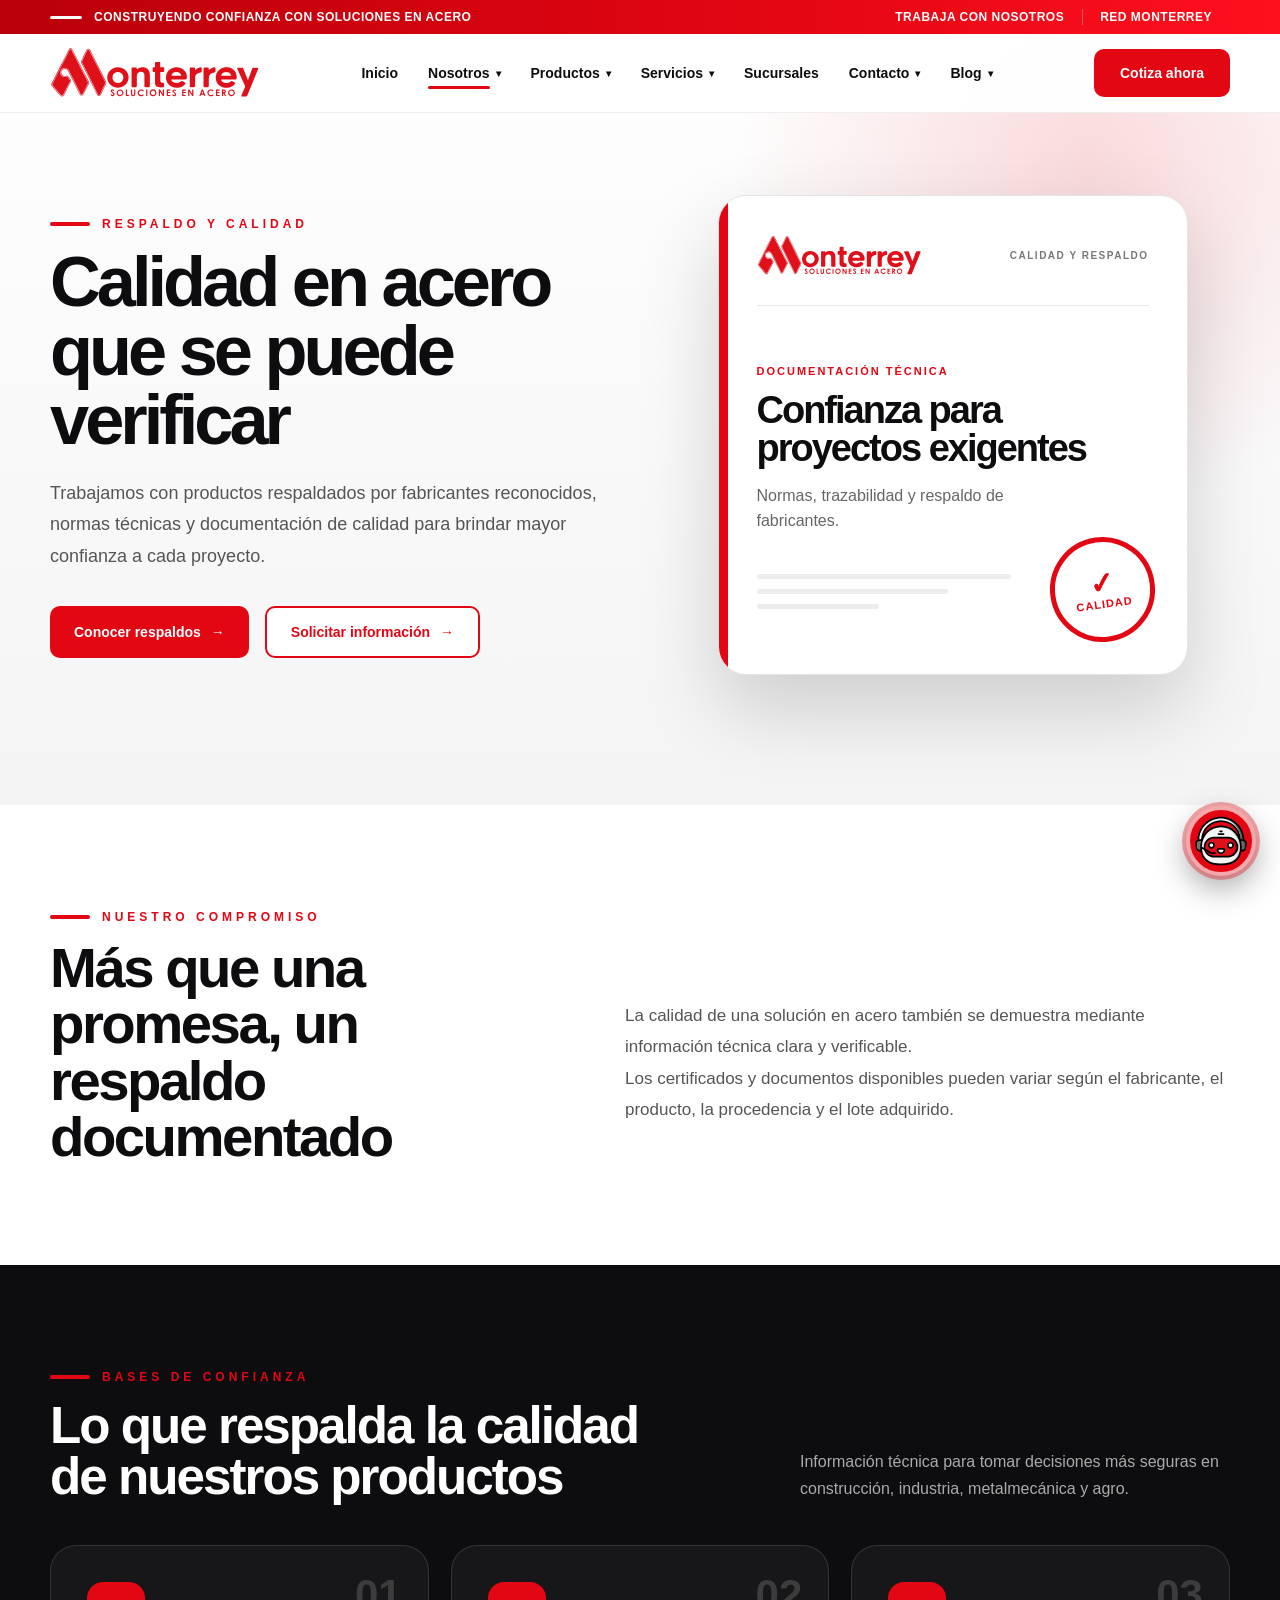
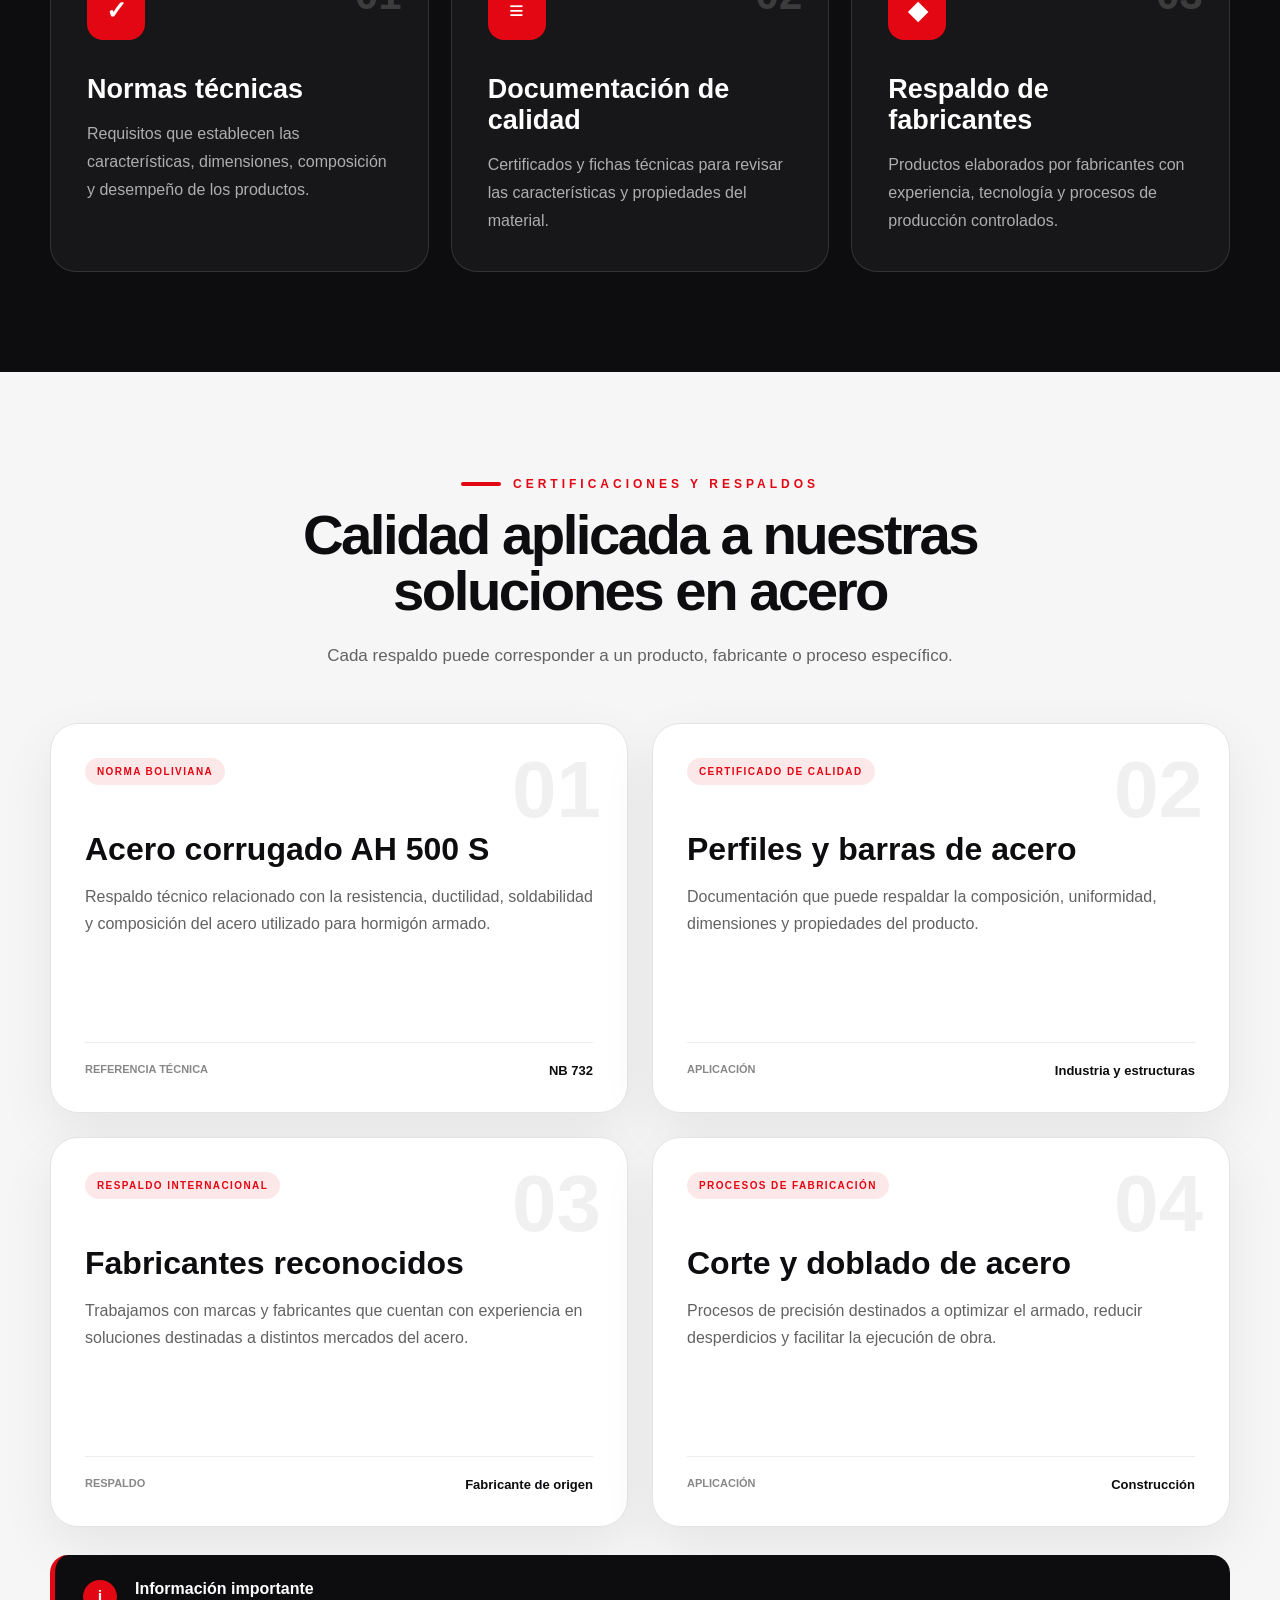
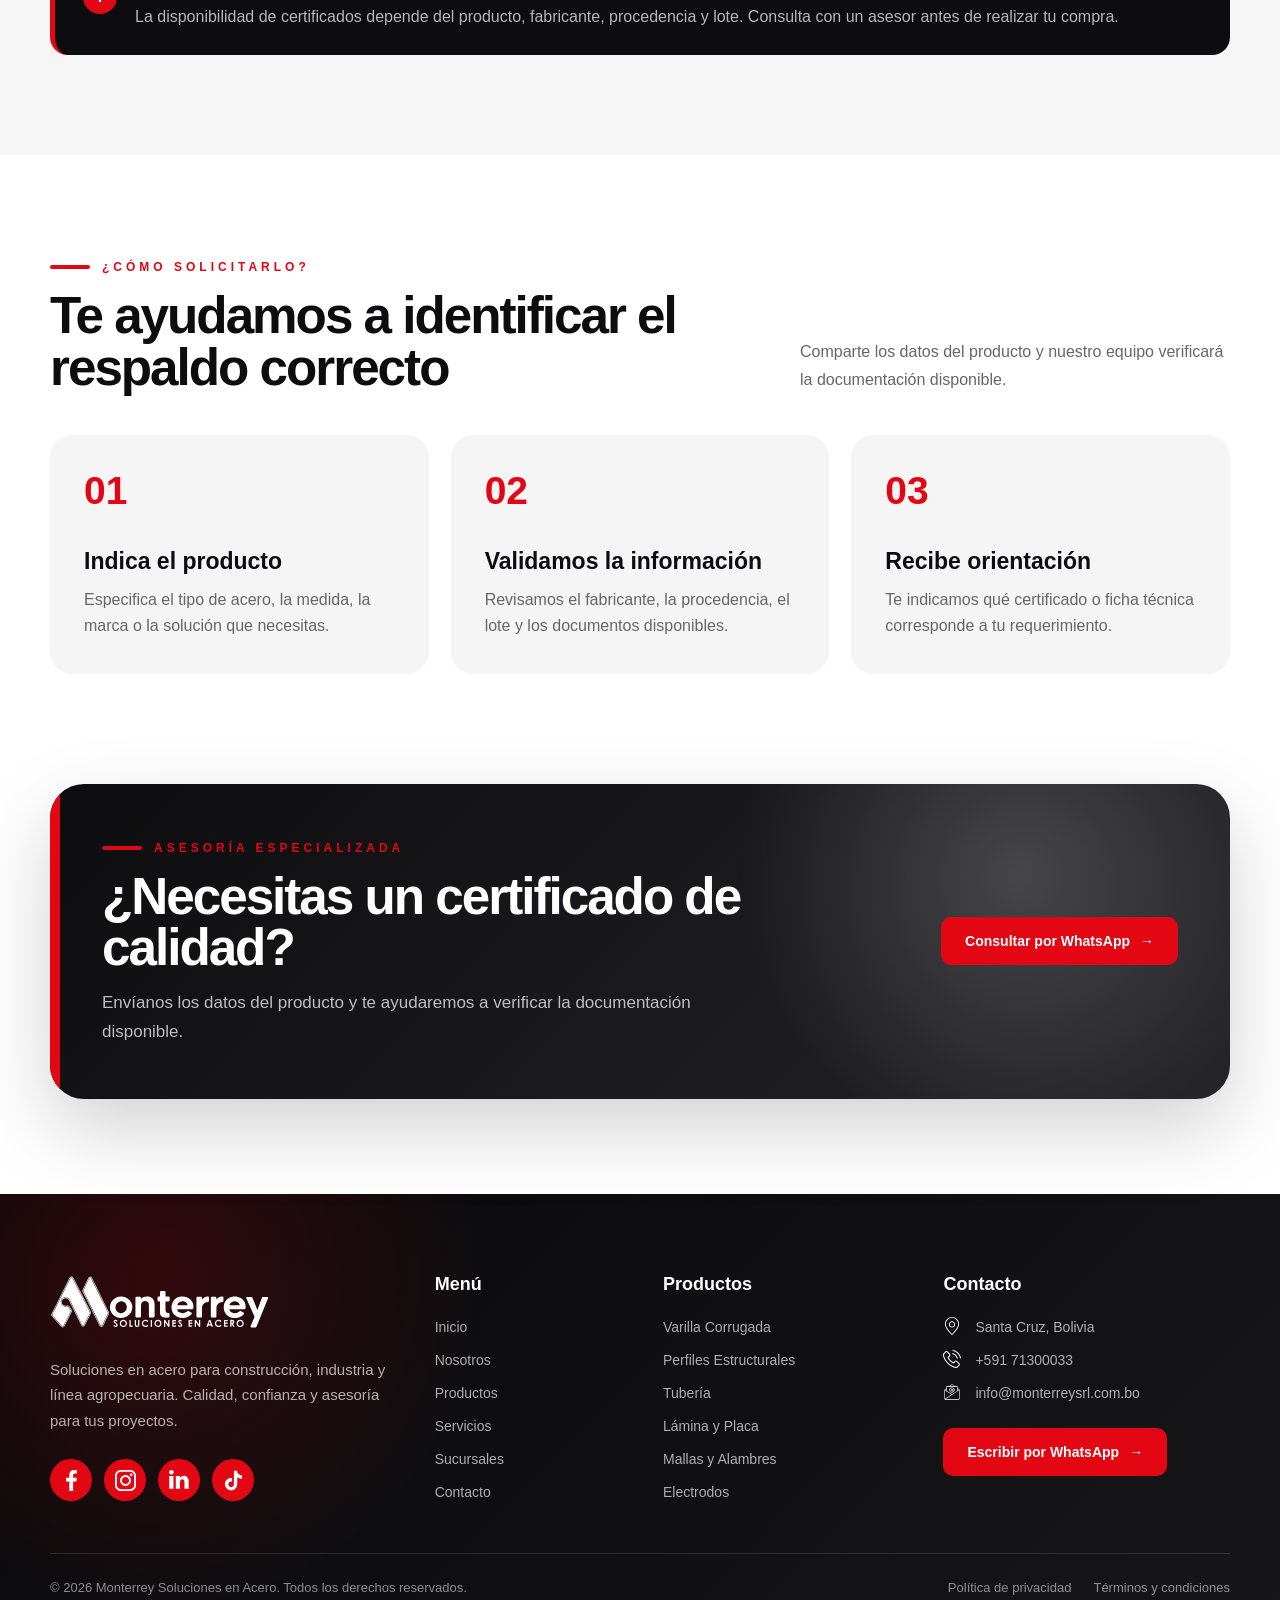
<file: certificaciones.html>
<!doctype html>
<html lang="es">
  <head>
    <meta charset="UTF-8" />
    <meta name="viewport" content="width=device-width, initial-scale=1.0" />

    <title>Certificaciones | Monterrey Soluciones en Acero</title>

    <link rel="stylesheet" href="css/style.css" />
  </head>

  <body>
    <!---------------------------------------------------------------------------------------->
    <!-----------------------------------------HEADER----------------------------------------->
    <!---------------------------------------------------------------------------------------->
    <header class="header" id="header">
      <div class="top-bar">
        <div class="container top-bar-content">
          <div class="top-bar-message">
            <span>Construyendo confianza con soluciones en acero</span>
          </div>

          <div class="top-bar-links">
            <a href="#">Trabaja con nosotros</a>
            <a href="#">Red Monterrey</a>
          </div>
        </div>
      </div>

      <div class="container nav">
        <a href="index.html" class="brand">
          <img
            src="img/logo-monterrey.svg"
            alt="Monterrey Soluciones en Acero"
            class="brand-logo"
          />
        </a>

        <nav class="nav-menu" id="navMenu">
          <div class="mobile-extra-links">
            <a href="#">Trabaja con Nosotros</a>
            <a href="#">Red Monterrey</a>
          </div>
          <div class="nav-item">
            <a href="index.html">Inicio</a>
          </div>

          <div class="nav-item has-dropdown" class="active">
            <button type="button" class="dropdown-toggle">
              <a class="active">Nosotros</a>
              <span class="dropdown-arrow">▾</span>
            </button>

            <div class="dropdown-menu">
              <a href="Proposito.html">Proposito</a>
              <a href="certificaciones.html" aria-current="page" class="active"
                >Certificaciones</a
              >
              <a href="historia.html">Historia</a>
              <a href="MisionyVision.html">Misión y visión</a>
            </div>
          </div>

          <div class="nav-item has-dropdown products-dropdown">
            <button type="button" class="dropdown-toggle">
              Productos<span class="dropdown-arrow">▾</span>
            </button>
            <div class="dropdown-menu products-mega-menu">
              <div class="products-menu-links">
                <a
                  href="productos-construccion.html"
                  data-image="img/construccion.jpg"
                >
                  <span>Solución en construcción</span
                  ><small
                    >Materiales para obras, estructuras e
                    infraestructura.</small
                  >
                </a>
                <a
                  href="productos.html#industrial"
                  data-image="img/industria.jpg"
                >
                  <span>Solución industrial</span
                  ><small
                    >Productos para industria, fabricación y
                    transformación.</small
                  >
                </a>
                <a
                  href="productos.html#agropecuaria"
                  data-image="img/agropecuaria.jpg"
                  ><span>Solución agropecuaria</span>
                  <small>Materiales resistentes para campo y ganadería.</small>
                </a>
                <a
                  href="productos.html#metalmecanica"
                  data-image="img/metalmecanica.jpg"
                  ><span>Solución metalmecánica</span>
                  <small
                    >Soluciones para talleres y estructuras metálicas.</small
                  >
                </a>
              </div>
              <div class="products-menu-preview">
                <img
                  src="img/construccion.jpg"
                  alt="Soluciones Monterrey"
                  id="productsMenuImage"
                />
                <div class="products-preview-label">
                  <span>Monterrey</span><strong>Soluciones en acero</strong>
                </div>
              </div>
            </div>
          </div>

          <div class="nav-item has-dropdown">
            <button type="button" class="dropdown-toggle">
              Servicios
              <span class="dropdown-arrow">▾</span>
            </button>

            <div class="dropdown-menu">
              <a href="servicios.html" class="services-menu-main">
                Ver todos los servicios
              </a>

              <a href="servicios.html#corte-doblado"> Corte y doblado </a>

              <a href="servicios.html#corte-limpio"> Corte limpio </a>

              <a href="servicios.html#canastillos"> Armado de canastillos </a>

              <a href="servicios.html#cabezales"> Armado para cabezales </a>
            </div>
          </div>

          <div class="nav-item">
            <a href="sucursales.html">Sucursales</a>
          </div>

          <div class="nav-item has-dropdown">
            <button type="button" class="dropdown-toggle">
              Contacto
              <span class="dropdown-arrow">▾</span>
            </button>

            <div class="dropdown-menu">
              <a href="contacto.html"> Ir a contacto </a>

              <a href="contacto.html#formulario"> Formulario </a>

              <a href="contacto.html#whatsapp"> WhatsApp </a>

              <a href="contacto.html#correo"> Correo </a>

              <a href="sucursales.html"> Ubicación y sucursales </a>
            </div>
          </div>

          <div class="nav-item has-dropdown">
            <button type="button" class="dropdown-toggle">
              Blog
              <span class="dropdown-arrow">▾</span>
            </button>

            <div class="dropdown-menu">
              <a href="blog.html"> Ver todas las publicaciones </a>

              <a href="blog.html#noticias"> Noticias </a>

              <a href="blog.html#consejos"> Consejos </a>

              <a href="blog.html#comunicados"> Comunicados </a>

              <a href="blog.html#prensa"> Prensa </a>
            </div>
          </div>
        </nav>

        <a href="#" class="btn-header">Cotiza ahora</a>

        <button class="menu-toggle" id="menuToggle" aria-label="Abrir menú">
          <span></span>
          <span></span>
          <span></span>
        </button>
      </div>
    </header>
    <main>
      <!-- HERO -->
      <section class="cert-hero">
        <div class="container cert-hero-grid">
          <div class="cert-hero-copy reveal">
            <span class="section-subtitle">Respaldo y calidad</span>

            <h1>Calidad en acero que se puede verificar</h1>

            <p>
              Trabajamos con productos respaldados por fabricantes reconocidos,
              normas técnicas y documentación de calidad para brindar mayor
              confianza a cada proyecto.
            </p>

            <div class="about-hero-buttons">
              <a href="#respaldos" class="btn-primary">
                Conocer respaldos
                <span>→</span>
              </a>

              <a
                href="https://wa.me/59171300033?text=Hola%2C%20quisiera%20informaci%C3%B3n%20sobre%20los%20certificados%20de%20calidad."
                target="_blank"
                rel="noopener"
                class="btn-secondary"
              >
                Solicitar información
                <span>→</span>
              </a>
            </div>
          </div>

          <div class="cert-hero-visual reveal delay-1">
            <div class="cert-document">
              <div class="cert-document-top">
                <img
                  src="img/logo-monterrey.svg"
                  alt="Monterrey Soluciones en Acero"
                />

                <span>Calidad y respaldo</span>
              </div>

              <div class="cert-document-body">
                <span class="cert-kicker"> Documentación técnica </span>

                <h2>Confianza para proyectos exigentes</h2>

                <p>Normas, trazabilidad y respaldo de fabricantes.</p>

                <div class="cert-document-lines">
                  <span></span>
                  <span></span>
                  <span></span>
                </div>
              </div>

              <div class="cert-seal">
                <span>✓</span>
                <strong>Calidad</strong>
              </div>
            </div>
          </div>
        </div>
      </section>

      <!-- INTRODUCCIÓN -->
      <section class="cert-intro">
        <div class="container cert-intro-grid">
          <div class="cert-intro-title reveal">
            <span class="section-subtitle"> Nuestro compromiso </span>

            <h2>Más que una promesa, un respaldo documentado</h2>
          </div>

          <div class="cert-intro-copy reveal delay-1">
            <p>
              La calidad de una solución en acero también se demuestra mediante
              información técnica clara y verificable.
            </p>

            <p>
              Los certificados y documentos disponibles pueden variar según el
              fabricante, el producto, la procedencia y el lote adquirido.
            </p>
          </div>
        </div>
      </section>

      <!-- PILARES -->
      <section class="cert-pillars">
        <div class="container">
          <div class="section-header reveal">
            <div>
              <span class="section-subtitle"> Bases de confianza </span>

              <h2>Lo que respalda la calidad de nuestros productos</h2>
            </div>

            <p>
              Información técnica para tomar decisiones más seguras en
              construcción, industria, metalmecánica y agro.
            </p>
          </div>

          <div class="cert-pillars-grid">
            <article class="cert-pillar-card reveal">
              <span class="cert-card-number">01</span>

              <div class="cert-icon">✓</div>

              <h3>Normas técnicas</h3>

              <p>
                Requisitos que establecen las características, dimensiones,
                composición y desempeño de los productos.
              </p>
            </article>

            <article class="cert-pillar-card reveal delay-1">
              <span class="cert-card-number">02</span>

              <div class="cert-icon">≡</div>

              <h3>Documentación de calidad</h3>

              <p>
                Certificados y fichas técnicas para revisar las características
                y propiedades del material.
              </p>
            </article>

            <article class="cert-pillar-card reveal delay-2">
              <span class="cert-card-number">03</span>

              <div class="cert-icon">◆</div>

              <h3>Respaldo de fabricantes</h3>

              <p>
                Productos elaborados por fabricantes con experiencia, tecnología
                y procesos de producción controlados.
              </p>
            </article>
          </div>
        </div>
      </section>

      <!-- RESPALDOS -->
      <section class="cert-support" id="respaldos">
        <div class="container">
          <div class="cert-support-heading reveal">
            <span class="section-subtitle"> Certificaciones y respaldos </span>

            <h2>Calidad aplicada a nuestras soluciones en acero</h2>

            <p>
              Cada respaldo puede corresponder a un producto, fabricante o
              proceso específico.
            </p>
          </div>

          <div class="cert-support-grid">
            <article class="cert-support-card reveal">
              <span class="cert-support-number">01</span>

              <span class="cert-support-tag"> Norma boliviana </span>

              <h3>Acero corrugado AH 500 S</h3>

              <p>
                Respaldo técnico relacionado con la resistencia, ductilidad,
                soldabilidad y composición del acero utilizado para hormigón
                armado.
              </p>

              <div class="cert-support-meta">
                <span>Referencia técnica</span>
                <strong>NB 732</strong>
              </div>
            </article>

            <article class="cert-support-card reveal delay-1">
              <span class="cert-support-number">02</span>

              <span class="cert-support-tag"> Certificado de calidad </span>

              <h3>Perfiles y barras de acero</h3>

              <p>
                Documentación que puede respaldar la composición, uniformidad,
                dimensiones y propiedades del producto.
              </p>

              <div class="cert-support-meta">
                <span>Aplicación</span>
                <strong>Industria y estructuras</strong>
              </div>
            </article>

            <article class="cert-support-card reveal">
              <span class="cert-support-number">03</span>

              <span class="cert-support-tag"> Respaldo internacional </span>

              <h3>Fabricantes reconocidos</h3>

              <p>
                Trabajamos con marcas y fabricantes que cuentan con experiencia
                en soluciones destinadas a distintos mercados del acero.
              </p>

              <div class="cert-support-meta">
                <span>Respaldo</span>
                <strong>Fabricante de origen</strong>
              </div>
            </article>

            <article class="cert-support-card reveal delay-1">
              <span class="cert-support-number">04</span>

              <span class="cert-support-tag"> Procesos de fabricación </span>

              <h3>Corte y doblado de acero</h3>

              <p>
                Procesos de precisión destinados a optimizar el armado, reducir
                desperdicios y facilitar la ejecución de obra.
              </p>

              <div class="cert-support-meta">
                <span>Aplicación</span>
                <strong>Construcción</strong>
              </div>
            </article>
          </div>

          <div class="cert-note reveal">
            <div class="cert-note-icon">i</div>

            <div>
              <strong>Información importante</strong>

              <p>
                La disponibilidad de certificados depende del producto,
                fabricante, procedencia y lote. Consulta con un asesor antes de
                realizar tu compra.
              </p>
            </div>
          </div>
        </div>
      </section>

      <!-- PROCESO -->
      <section class="cert-process">
        <div class="container">
          <div class="section-header reveal">
            <div>
              <span class="section-subtitle"> ¿Cómo solicitarlo? </span>

              <h2>Te ayudamos a identificar el respaldo correcto</h2>
            </div>

            <p>
              Comparte los datos del producto y nuestro equipo verificará la
              documentación disponible.
            </p>
          </div>

          <div class="cert-process-grid">
            <article class="cert-process-step reveal">
              <span>01</span>

              <h3>Indica el producto</h3>

              <p>
                Especifica el tipo de acero, la medida, la marca o la solución
                que necesitas.
              </p>
            </article>

            <article class="cert-process-step reveal delay-1">
              <span>02</span>

              <h3>Validamos la información</h3>

              <p>
                Revisamos el fabricante, la procedencia, el lote y los
                documentos disponibles.
              </p>
            </article>

            <article class="cert-process-step reveal delay-2">
              <span>03</span>

              <h3>Recibe orientación</h3>

              <p>
                Te indicamos qué certificado o ficha técnica corresponde a tu
                requerimiento.
              </p>
            </article>
          </div>
        </div>
      </section>

      <!-- CTA FINAL -->
      <section class="about-cta cert-cta">
        <div class="container">
          <div class="about-cta-box reveal">
            <div>
              <span class="section-subtitle"> Asesoría especializada </span>

              <h2>¿Necesitas un certificado de calidad?</h2>

              <p>
                Envíanos los datos del producto y te ayudaremos a verificar la
                documentación disponible.
              </p>
            </div>

            <a
              href="https://wa.me/59171300033?text=Hola%2C%20necesito%20verificar%20un%20certificado%20de%20calidad."
              target="_blank"
              rel="noopener"
              class="btn-primary"
            >
              Consultar por WhatsApp
              <span>→</span>
            </a>
          </div>
        </div>
      </section>
    </main>

    <!----------------------------------------------------------->
    <!-- FOOTER -->
    <!----------------------------------------------------------->
    <footer class="footer">
      <div class="container">
        <div class="footer-content">
          <!-- COLUMNA 1 -->
          <div class="footer-col footer-brand">
            <a href="index.html" class="footer-logo">
              <img
                src="img/logo-monterrey-blanco.svg"
                alt="Monterrey Soluciones en Acero"
              />
            </a>

            <p>
              Soluciones en acero para construcción, industria y línea
              agropecuaria. Calidad, confianza y asesoría para tus proyectos.
            </p>

            <div class="footer-social">
              <a
                href="https://www.facebook.com/Importadoramonterreysrl"
                target="_blank"
                class="footer-social-icon"
              >
                <img src="img/icons/footer/facebook.svg" alt="Facebook" />
              </a>

              <a
                href="https://www.instagram.com/monterreysrl/"
                target="_blank"
                class="footer-social-icon"
              >
                <img src="img/icons/footer/instagram.svg" alt="Instagram" />
              </a>

              <a
                href="https://www.linkedin.com/company/importadora-monterrey/posts/?feedView=all"
                target="_blank"
                class="footer-social-icon"
              >
                <img src="img/icons/footer/linkedin.svg" alt="linkedin" />
              </a>

              <a
                href="https://www.tiktok.com/@monterrey_srl"
                target="_blank"
                class="footer-social-icon"
              >
                <img src="img/icons/footer/tiktok.svg" alt="Tiktok" />
              </a>
            </div>
          </div>

          <!-- COLUMNA 2 -->
          <div class="footer-col">
            <h3>Menú</h3>

            <ul>
              <li><a href="index.html">Inicio</a></li>
              <li><a href="nosotros.html">Nosotros</a></li>
              <li><a href="productos.html">Productos</a></li>
              <li><a href="servicios.html">Servicios</a></li>
              <li><a href="sucursales.html">Sucursales</a></li>
              <li><a href="contacto.html">Contacto</a></li>
            </ul>
          </div>

          <!-- COLUMNA 3 -->
          <div class="footer-col">
            <h3>Productos</h3>

            <ul>
              <li><a href="productos.html">Varilla Corrugada</a></li>
              <li><a href="productos.html">Perfiles Estructurales</a></li>
              <li><a href="productos.html">Tubería</a></li>
              <li><a href="productos.html">Lámina y Placa</a></li>
              <li><a href="productos.html">Mallas y Alambres</a></li>
              <li><a href="productos.html">Electrodos</a></li>
            </ul>
          </div>

          <!-- COLUMNA 4 -->
          <div class="footer-col">
            <h3>Contacto</h3>

            <ul class="footer-contact">
              <li>
                <span class="footer-contact-icon">
                  <img src="img/icons/footer/ubicacion.svg" alt="Ubicación" />
                </span>
                Santa Cruz, Bolivia
              </li>

              <li>
                <span class="footer-contact-icon">
                  <img src="img/icons/footer/telefono.svg" alt="Teléfono" />
                </span>
                +591 71300033
              </li>

              <li>
                <span class="footer-contact-icon">
                  <img src="img/icons/footer/correo.svg" alt="Correo" />
                </span>
                info@monterreysrl.com.bo
              </li>
            </ul>

            <a
              href="https://wa.me/59171300033"
              target="_blank"
              class="footer-whatsapp"
            >
              Escribir por WhatsApp
              <strong>→</strong>
            </a>
          </div>
        </div>

        <div class="footer-bottom">
          <p>
            © 2026 Monterrey Soluciones en Acero. Todos los derechos reservados.
          </p>

          <div class="footer-bottom-links">
            <a href="#">Política de privacidad</a>
            <a href="#">Términos y condiciones</a>
          </div>
        </div>
      </div>
    </footer>

    <!-------------------------------------------------------------------------------------------------------------------->
    <!------------------------------------ BOT DE PREGUNTAS Y RESPUESTAS ------------------------------------------------->
    <!-------------------------------------------------------------------------------------------------------------------->
    <div class="chatbot-container">
      <div class="chatbot-welcome" id="chatbotWelcome">
        ¡Hola! ¿En qué te puedo ayudar?
      </div>

      <button class="chatbot-button" id="chatbotButton" aria-label="Abrir chat">
        <span class="chatbot-pulse"></span>

        <img
          src="img/icons/bot.svg"
          alt="Asistente virtual"
          class="chatbot-icon"
        />
      </button>

      <div class="chatbot-box" id="chatbotBox">
        <div class="chatbot-header">
          <div>
            <h3>Asistente Virtual Monterrey</h3>
            <span>Chatea con nosotros</span>
          </div>
          <button id="closeChatbot">×</button>
        </div>

        <div class="chatbot-messages" id="chatbotMessages">
          <div class="bot-message">
            Hola Soy el asistente virtual de monterrey. ¿En qué puedo ayudarte?
          </div>
        </div>

        <div class="quick-questions">
          <button onclick="quickQuestion('productos')">Productos</button>
          <button onclick="quickQuestion('ubicacion')">Ubicación</button>
          <button onclick="quickQuestion('contacto')">Contacto</button>
          <button onclick="quickQuestion('horarios')">Horarios</button>
        </div>

        <div class="chatbot-input">
          <input
            type="text"
            id="userInput"
            placeholder="Escribe tu pregunta..."
          />
          <button id="sendMessage">Enviar</button>
        </div>
      </div>
    </div>
    <!--------------------------------------------------------------------------------------------->
    <!--------------------------------------------------------------------------------------------->

    <script src="js/main.js"></script>
  </body>
</html>
</file>
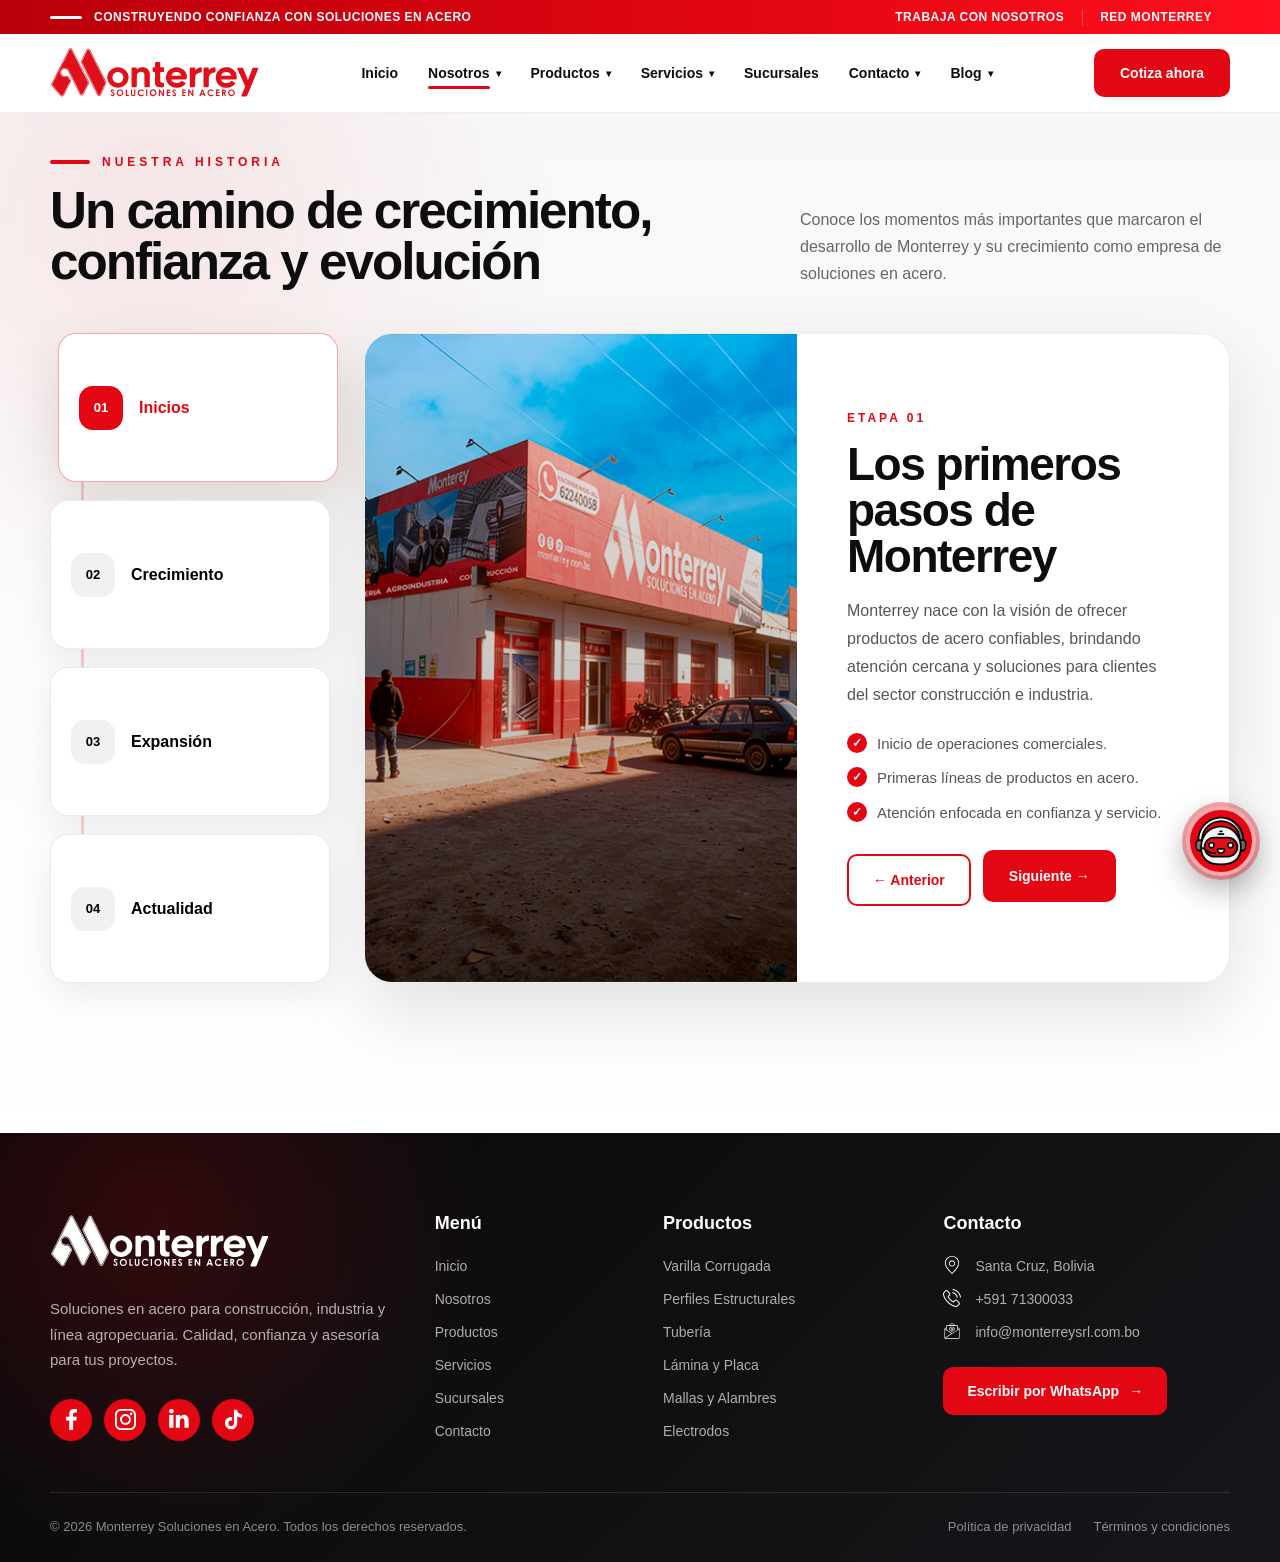
<file: historia.html>
<!doctype html>
<html lang="es">
  <head>
    <meta charset="UTF-8" />
    <meta name="viewport" content="width=device-width, initial-scale=1.0" />

    <title>Nosotros | Monterrey Soluciones en Acero</title>

    <link rel="stylesheet" href="css/style.css" />
  </head>

  <body>
    <!---------------------------------------------------------------------------------------->
    <!-----------------------------------------HEADER----------------------------------------->
    <!---------------------------------------------------------------------------------------->
    <header class="header" id="header">
      <div class="top-bar">
        <div class="container top-bar-content">
          <div class="top-bar-message">
            <span>Construyendo confianza con soluciones en acero</span>
          </div>

          <div class="top-bar-links">
            <a href="#">Trabaja con nosotros</a>
            <a href="#">Red Monterrey</a>
          </div>
        </div>
      </div>

      <div class="container nav">
        <a href="index.html" class="brand">
          <img
            src="img/logo-monterrey.svg"
            alt="Monterrey Soluciones en Acero"
            class="brand-logo"
          />
        </a>

        <nav class="nav-menu" id="navMenu">
          <div class="mobile-extra-links">
            <a href="#">Trabaja con Nosotros</a>
            <a href="#">Red Monterrey</a>
          </div>
          <div class="nav-item">
            <a href="index.html">Inicio</a>
          </div>

          <div class="nav-item has-dropdown">
            <button type="button" class="dropdown-toggle">
              <a class="active">Nosotros</a>
              <span class="dropdown-arrow">▾</span>
            </button>

            <div class="dropdown-menu">
              <a href="Proposito.html">Proposito</a>
              <a href="certificaciones.html">Certificaciones</a>
              <a href="historia.html" aria-current="page">Historia</a>
              <a href="MisionyVision.html">Misión y visión</a>
            </div>
          </div>

          <div class="nav-item has-dropdown products-dropdown">
            <button type="button" class="dropdown-toggle">
              Productos<span class="dropdown-arrow">▾</span>
            </button>
            <div class="dropdown-menu products-mega-menu">
              <div class="products-menu-links">
                <a
                  href="productos-construccion.html"
                  data-image="img/construccion.jpg"
                >
                  <span>Solución en construcción</span
                  ><small
                    >Materiales para obras, estructuras e
                    infraestructura.</small
                  >
                </a>
                <a
                  href="productos.html#industrial"
                  data-image="img/industria.jpg"
                >
                  <span>Solución industrial</span
                  ><small
                    >Productos para industria, fabricación y
                    transformación.</small
                  >
                </a>
                <a
                  href="productos.html#agropecuaria"
                  data-image="img/agropecuaria.jpg"
                  ><span>Solución agropecuaria</span>
                  <small>Materiales resistentes para campo y ganadería.</small>
                </a>
                <a
                  href="productos.html#metalmecanica"
                  data-image="img/metalmecanica.jpg"
                  ><span>Solución metalmecánica</span>
                  <small
                    >Soluciones para talleres y estructuras metálicas.</small
                  >
                </a>
              </div>
              <div class="products-menu-preview">
                <img
                  src="img/construccion.jpg"
                  alt="Soluciones Monterrey"
                  id="productsMenuImage"
                />
                <div class="products-preview-label">
                  <span>Monterrey</span><strong>Soluciones en acero</strong>
                </div>
              </div>
            </div>
          </div>
          <div class="nav-item has-dropdown">
            <button type="button" class="dropdown-toggle">
              Servicios
              <span class="dropdown-arrow">▾</span>
            </button>
            <div class="dropdown-menu">
              <a href="servicios.html" class="services-menu-main">
                Ver todos los servicios
              </a>

              <a href="servicios.html#corte-doblado"> Corte y doblado </a>

              <a href="servicios.html#corte-limpio"> Corte limpio </a>

              <a href="servicios.html#canastillos"> Armado de canastillos </a>

              <a href="servicios.html#cabezales"> Armado para cabezales </a>
            </div>
          </div>

          <div class="nav-item">
            <a href="sucursales.html">Sucursales</a>
          </div>

          <div class="nav-item has-dropdown">
            <button type="button" class="dropdown-toggle">
              Contacto
              <span class="dropdown-arrow">▾</span>
            </button>

            <div class="dropdown-menu">
              <a href="contacto.html"> Ir a contacto </a>

              <a href="contacto.html#formulario"> Formulario </a>

              <a href="contacto.html#whatsapp"> WhatsApp </a>

              <a href="contacto.html#correo"> Correo </a>

              <a href="sucursales.html"> Ubicación y sucursales </a>
            </div>
          </div>

          <div class="nav-item has-dropdown">
            <button type="button" class="dropdown-toggle">
              Blog
              <span class="dropdown-arrow">▾</span>
            </button>

            <div class="dropdown-menu">
              <a href="blog.html"> Ver todas las publicaciones </a>

              <a href="blog.html#noticias"> Noticias </a>

              <a href="blog.html#consejos"> Consejos </a>

              <a href="blog.html#comunicados"> Comunicados </a>

              <a href="blog.html#prensa"> Prensa </a>
            </div>
          </div>
        </nav>

        <a href="#" class="btn-header">Cotiza ahora</a>

        <button class="menu-toggle" id="menuToggle" aria-label="Abrir menú">
          <span></span>
          <span></span>
          <span></span>
        </button>
      </div>
    </header>
    <main>
      <!-- HISTORIA INTERACTIVA -->
      <section class="history-section history-interactive" id="historia">
        <div class="container">
          <div class="section-header reveal">
            <div>
              <span class="section-subtitle">Nuestra historia</span>
              <h2>Un camino de crecimiento, confianza y evolución</h2>
            </div>

            <p>
              Conoce los momentos más importantes que marcaron el desarrollo de
              Monterrey y su crecimiento como empresa de soluciones en acero.
            </p>
          </div>

          <div class="history-wrapper reveal">
            <!-- Línea de tiempo -->
            <div class="history-years">
              <button class="history-year active" data-history="0">
                <span>01</span>
                <strong>Inicios</strong>
              </button>

              <button class="history-year" data-history="1">
                <span>02</span>
                <strong>Crecimiento</strong>
              </button>

              <button class="history-year" data-history="2">
                <span>03</span>
                <strong>Expansión</strong>
              </button>

              <button class="history-year" data-history="3">
                <span>04</span>
                <strong>Actualidad</strong>
              </button>
            </div>

            <!-- Contenido dinámico -->
            <div class="history-content-box">
              <div class="history-image">
                <img
                  id="historyImage"
                  src="img/etapa1-inicios.jpg"
                  alt="Historia Monterrey"
                />
              </div>

              <div class="history-info">
                <span id="historyLabel">Etapa 01</span>

                <h3 id="historyTitle">Los primeros pasos de Monterrey</h3>

                <p id="historyText">
                  Monterrey nace con la visión de ofrecer productos de acero
                  confiables, brindando atención cercana y soluciones para
                  clientes del sector construcción e industria.
                </p>

                <ul id="historyList">
                  <li>Inicio de operaciones comerciales.</li>
                  <li>Primeras líneas de productos en acero.</li>
                  <li>Atención enfocada en confianza y servicio.</li>
                </ul>

                <div class="history-controls">
                  <button id="historyPrev" class="history-control">
                    ← Anterior
                  </button>
                  <button id="historyNext" class="history-control active">
                    Siguiente →
                  </button>
                </div>
              </div>
            </div>
          </div>
        </div>
      </section>
    </main>

    <!----------------------------------------------------------->
    <!-- FOOTER -->
    <!----------------------------------------------------------->
    <footer class="footer">
      <div class="container">
        <div class="footer-content">
          <!-- COLUMNA 1 -->
          <div class="footer-col footer-brand">
            <a href="index.html" class="footer-logo">
              <img
                src="img/logo-monterrey-blanco.svg"
                alt="Monterrey Soluciones en Acero"
              />
            </a>

            <p>
              Soluciones en acero para construcción, industria y línea
              agropecuaria. Calidad, confianza y asesoría para tus proyectos.
            </p>

            <div class="footer-social">
              <a
                href="https://www.facebook.com/Importadoramonterreysrl"
                target="_blank"
                class="footer-social-icon"
              >
                <img src="img/icons/footer/facebook.svg" alt="Facebook" />
              </a>

              <a
                href="https://www.instagram.com/monterreysrl/"
                target="_blank"
                class="footer-social-icon"
              >
                <img src="img/icons/footer/instagram.svg" alt="Instagram" />
              </a>

              <a
                href="https://www.linkedin.com/company/importadora-monterrey/posts/?feedView=all"
                target="_blank"
                class="footer-social-icon"
              >
                <img src="img/icons/footer/linkedin.svg" alt="linkedin" />
              </a>

              <a
                href="https://www.tiktok.com/@monterrey_srl"
                target="_blank"
                class="footer-social-icon"
              >
                <img src="img/icons/footer/tiktok.svg" alt="Tiktok" />
              </a>
            </div>
          </div>

          <!-- COLUMNA 2 -->
          <div class="footer-col">
            <h3>Menú</h3>

            <ul>
              <li><a href="index.html">Inicio</a></li>
              <li><a href="nosotros.html">Nosotros</a></li>
              <li><a href="productos.html">Productos</a></li>
              <li><a href="servicios.html">Servicios</a></li>
              <li><a href="sucursales.html">Sucursales</a></li>
              <li><a href="contacto.html">Contacto</a></li>
            </ul>
          </div>

          <!-- COLUMNA 3 -->
          <div class="footer-col">
            <h3>Productos</h3>

            <ul>
              <li><a href="productos.html">Varilla Corrugada</a></li>
              <li><a href="productos.html">Perfiles Estructurales</a></li>
              <li><a href="productos.html">Tubería</a></li>
              <li><a href="productos.html">Lámina y Placa</a></li>
              <li><a href="productos.html">Mallas y Alambres</a></li>
              <li><a href="productos.html">Electrodos</a></li>
            </ul>
          </div>

          <!-- COLUMNA 4 -->
          <div class="footer-col">
            <h3>Contacto</h3>

            <ul class="footer-contact">
              <li>
                <span class="footer-contact-icon">
                  <img src="img/icons/footer/ubicacion.svg" alt="Ubicación" />
                </span>
                Santa Cruz, Bolivia
              </li>

              <li>
                <span class="footer-contact-icon">
                  <img src="img/icons/footer/telefono.svg" alt="Teléfono" />
                </span>
                +591 71300033
              </li>

              <li>
                <span class="footer-contact-icon">
                  <img src="img/icons/footer/correo.svg" alt="Correo" />
                </span>
                info@monterreysrl.com.bo
              </li>
            </ul>

            <a
              href="https://wa.me/59171300033"
              target="_blank"
              class="footer-whatsapp"
            >
              Escribir por WhatsApp
              <strong>→</strong>
            </a>
          </div>
        </div>

        <div class="footer-bottom">
          <p>
            © 2026 Monterrey Soluciones en Acero. Todos los derechos reservados.
          </p>

          <div class="footer-bottom-links">
            <a href="#">Política de privacidad</a>
            <a href="#">Términos y condiciones</a>
          </div>
        </div>
      </div>
    </footer>

    <!-------------------------------------------------------------------------------------------------------------------->
    <!------------------------------------ BOT DE PREGUNTAS Y RESPUESTAS ------------------------------------------------->
    <!-------------------------------------------------------------------------------------------------------------------->
    <div class="chatbot-container">
      <div class="chatbot-welcome" id="chatbotWelcome">
        ¡Hola! ¿En qué te puedo ayudar?
      </div>

      <button class="chatbot-button" id="chatbotButton" aria-label="Abrir chat">
        <span class="chatbot-pulse"></span>

        <img
          src="img/icons/bot.svg"
          alt="Asistente virtual"
          class="chatbot-icon"
        />
      </button>

      <div class="chatbot-box" id="chatbotBox">
        <div class="chatbot-header">
          <div>
            <h3>Asistente Virtual Monterrey</h3>
            <span>Chatea con nosotros</span>
          </div>
          <button id="closeChatbot">×</button>
        </div>

        <div class="chatbot-messages" id="chatbotMessages">
          <div class="bot-message">
            Hola Soy el asistente virtual de monterrey. ¿En qué puedo ayudarte?
          </div>
        </div>

        <div class="quick-questions">
          <button onclick="quickQuestion('productos')">Productos</button>
          <button onclick="quickQuestion('ubicacion')">Ubicación</button>
          <button onclick="quickQuestion('contacto')">Contacto</button>
          <button onclick="quickQuestion('horarios')">Horarios</button>
        </div>

        <div class="chatbot-input">
          <input
            type="text"
            id="userInput"
            placeholder="Escribe tu pregunta..."
          />
          <button id="sendMessage">Enviar</button>
        </div>
      </div>
    </div>
    <!--------------------------------------------------------------------------------------------->
    <!--------------------------------------------------------------------------------------------->
    <script src="js/main.js"></script>
  </body>
</html>
</file>
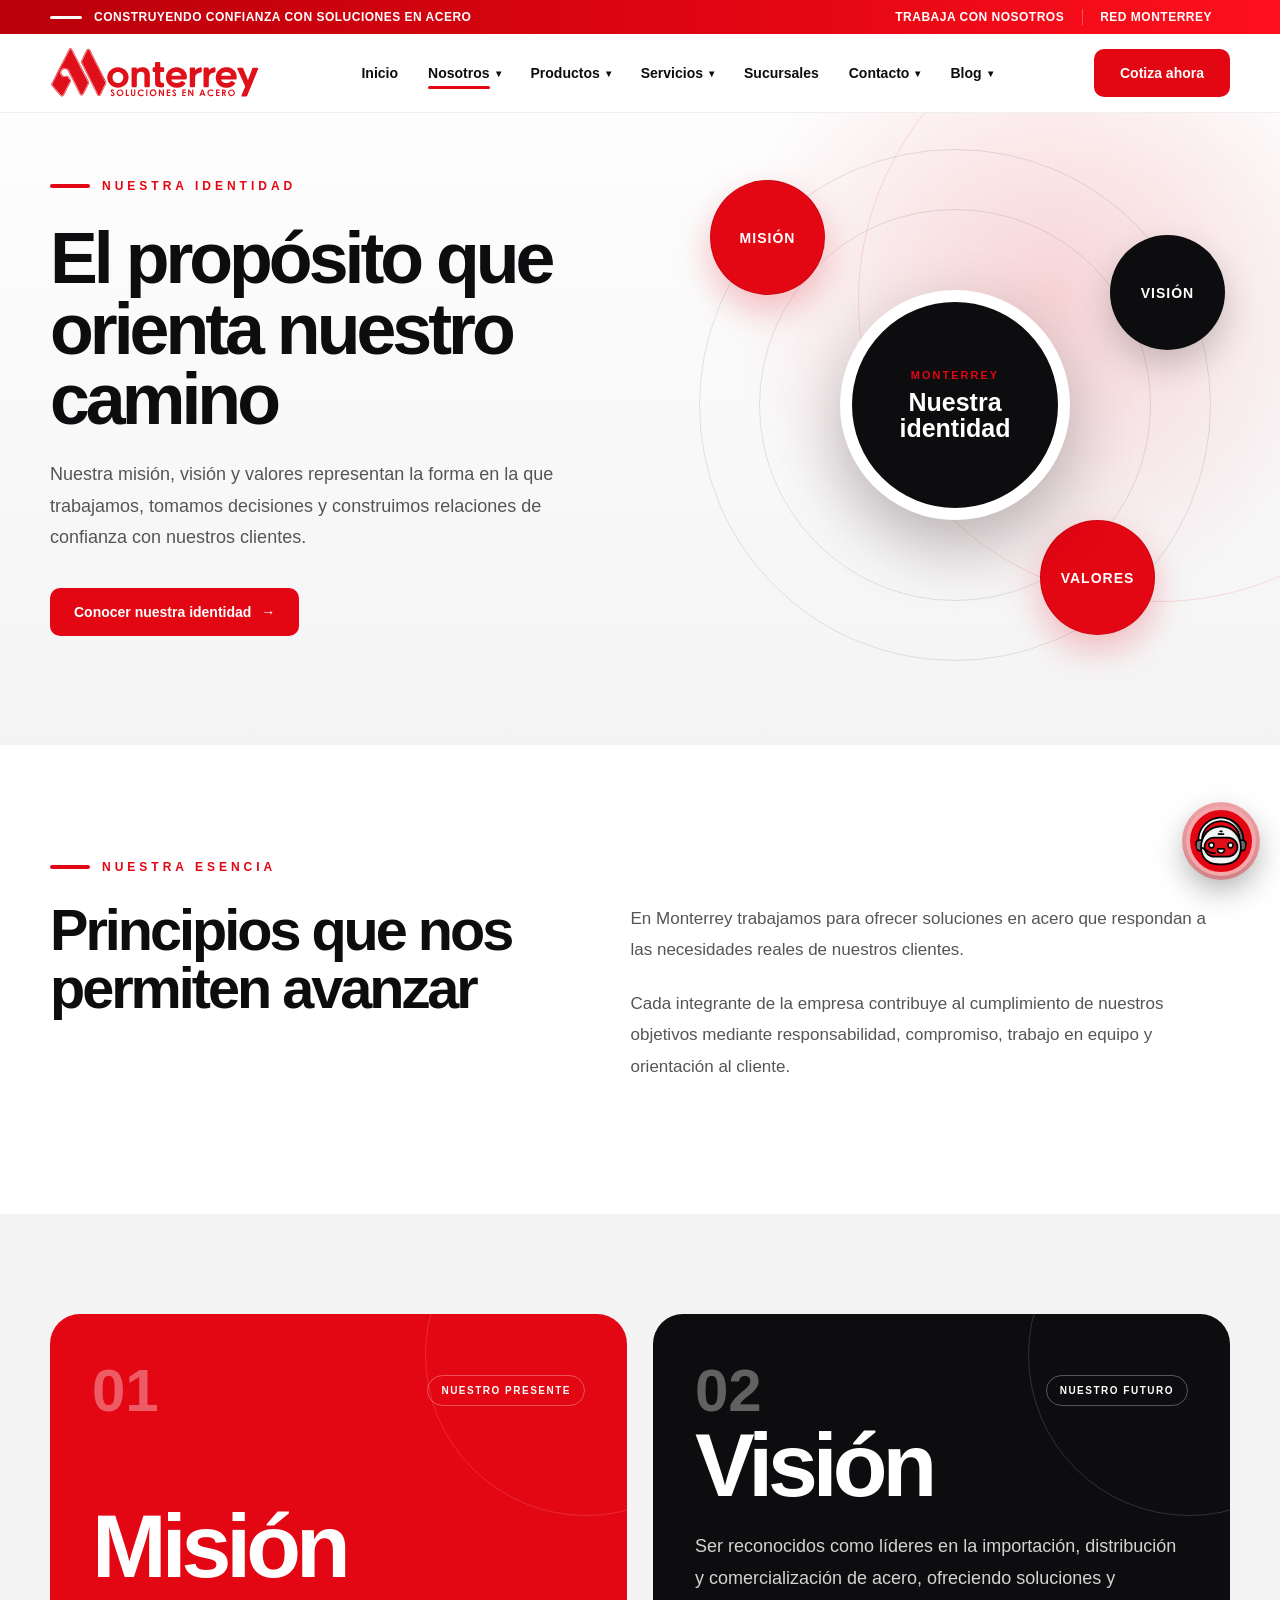
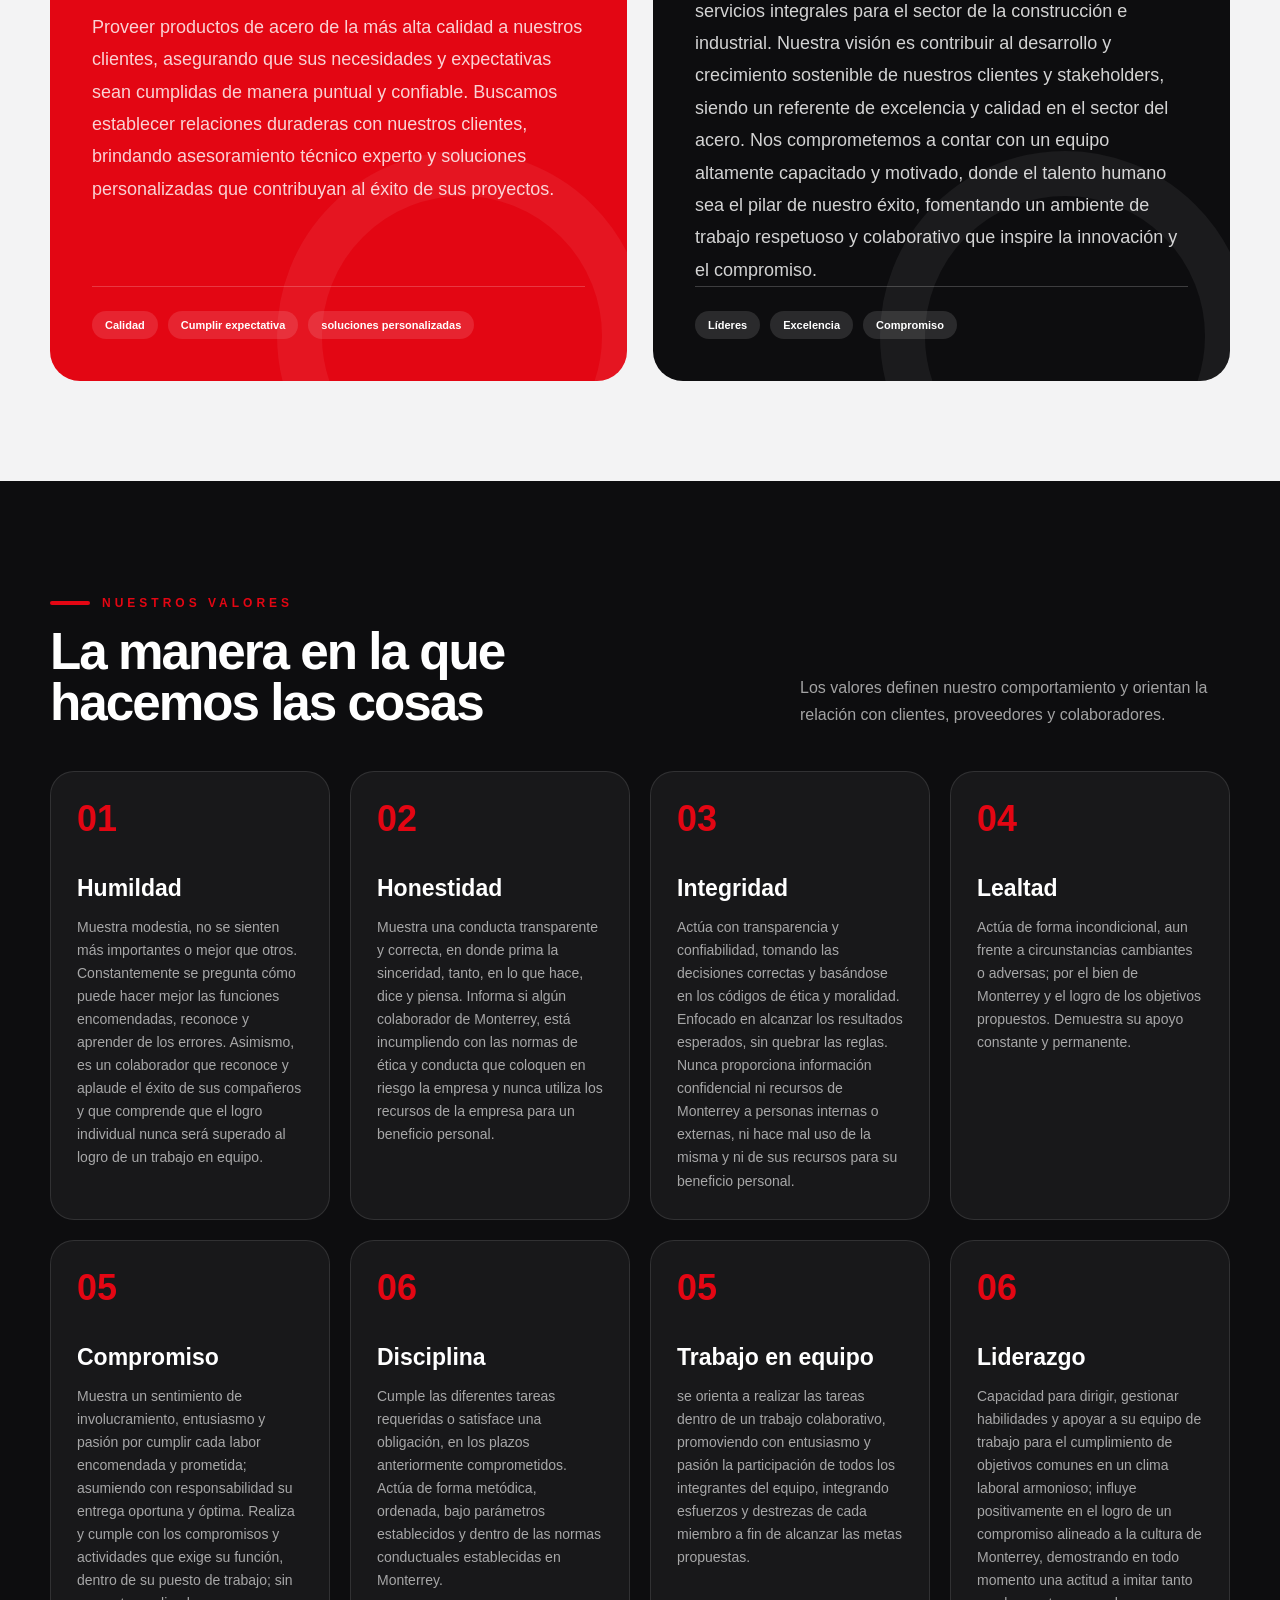
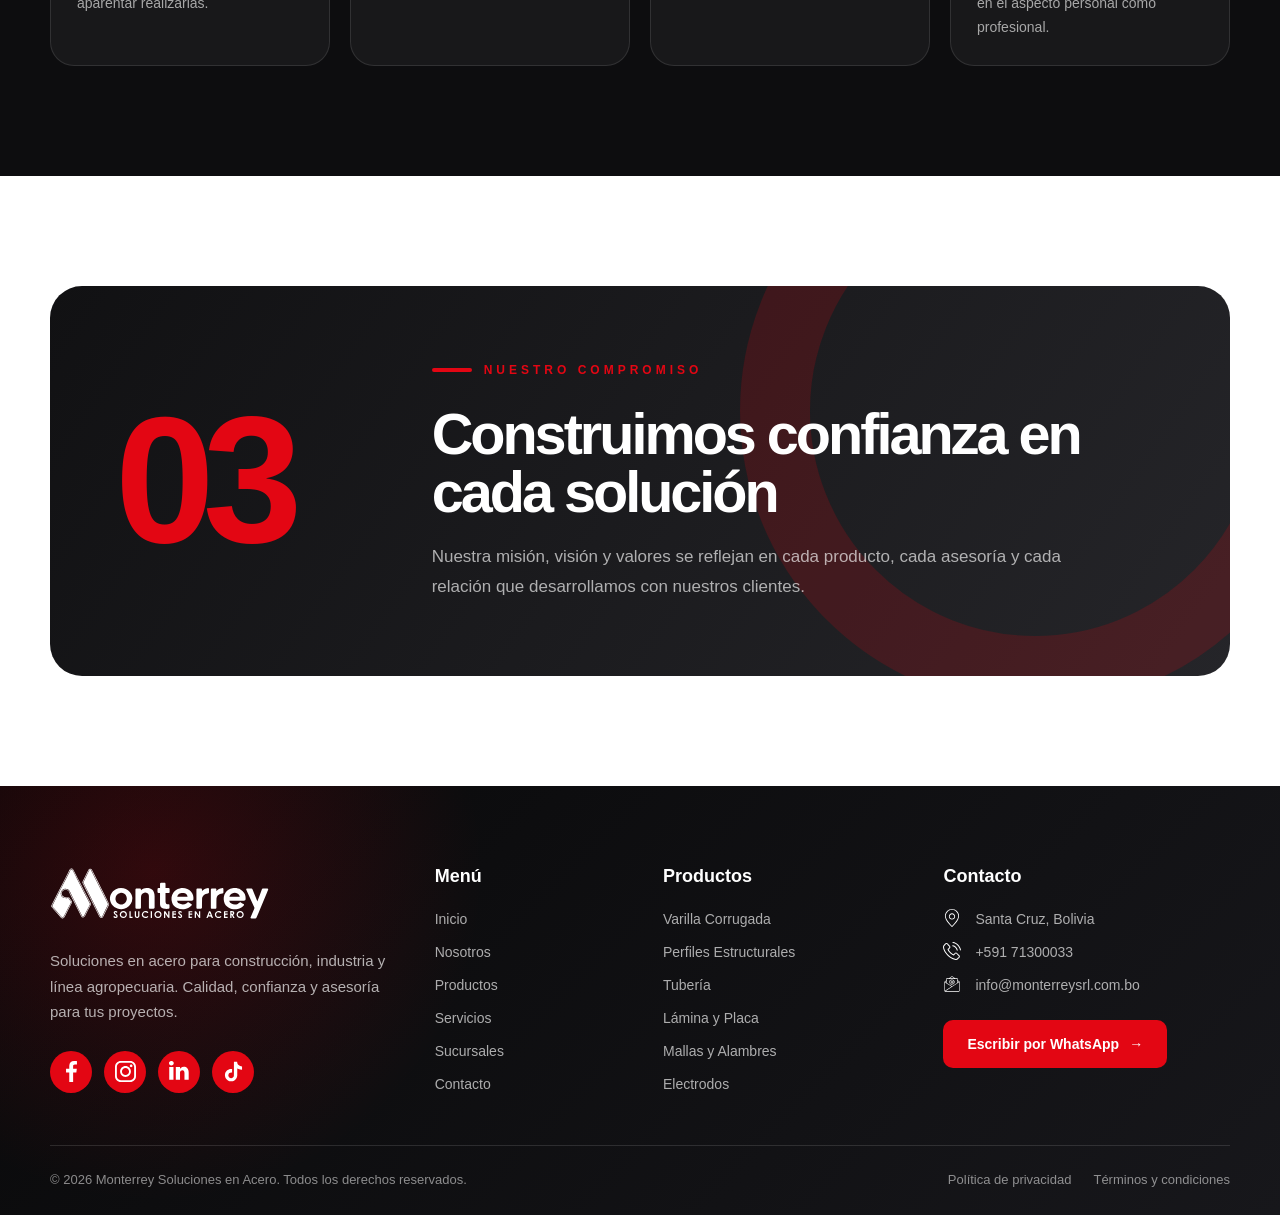
<file: MisionyVision.html>
<!doctype html>
<html lang="es">
  <head>
    <meta charset="UTF-8" />
    <meta name="viewport" content="width=device-width, initial-scale=1.0" />

    <title>Misión y Visión | Monterrey Soluciones en Acero</title>

    <link rel="stylesheet" href="css/style.css" />
  </head>

  <body>
    <!---------------------------------------------------------------------------------------->
    <!-----------------------------------------HEADER----------------------------------------->
    <!---------------------------------------------------------------------------------------->
    <header class="header" id="header">
      <div class="top-bar">
        <div class="container top-bar-content">
          <div class="top-bar-message">
            <span>Construyendo confianza con soluciones en acero</span>
          </div>

          <div class="top-bar-links">
            <a href="#">Trabaja con nosotros</a>
            <a href="#">Red Monterrey</a>
          </div>
        </div>
      </div>

      <div class="container nav">
        <a href="index.html" class="brand">
          <img
            src="img/logo-monterrey.svg"
            alt="Monterrey Soluciones en Acero"
            class="brand-logo"
          />
        </a>

        <nav class="nav-menu" id="navMenu">
          <div class="mobile-extra-links">
            <a href="#">Trabaja con Nosotros</a>
            <a href="#">Red Monterrey</a>
          </div>
          <div class="nav-item">
            <a href="index.html">Inicio</a>
          </div>

          <div class="nav-item has-dropdown">
            <button type="button" class="dropdown-toggle">
              <a class="active">Nosotros</a>
              <span class="dropdown-arrow">▾</span>
            </button>

            <div class="dropdown-menu">
              <a href="Proposito.html">Proposito</a>
              <a href="certificaciones.html">Certificaciones</a>
              <a href="historia.html">Historia</a>
              <a href="MisionyVision.html" aria-current="page"
                >Misión y visión</a
              >
            </div>
          </div>

          <div class="nav-item has-dropdown products-dropdown">
            <button type="button" class="dropdown-toggle">
              Productos<span class="dropdown-arrow">▾</span>
            </button>
            <div class="dropdown-menu products-mega-menu">
              <div class="products-menu-links">
                <a
                  href="productos-construccion.html"
                  data-image="img/construccion.jpg"
                >
                  <span>Solución en construcción</span
                  ><small
                    >Materiales para obras, estructuras e
                    infraestructura.</small
                  >
                </a>
                <a
                  href="productos.html#industrial"
                  data-image="img/industria.jpg"
                >
                  <span>Solución industrial</span
                  ><small
                    >Productos para industria, fabricación y
                    transformación.</small
                  >
                </a>
                <a
                  href="productos.html#agropecuaria"
                  data-image="img/agropecuaria.jpg"
                  ><span>Solución agropecuaria</span>
                  <small>Materiales resistentes para campo y ganadería.</small>
                </a>
                <a
                  href="productos.html#metalmecanica"
                  data-image="img/metalmecanica.jpg"
                  ><span>Solución metalmecánica</span>
                  <small
                    >Soluciones para talleres y estructuras metálicas.</small
                  >
                </a>
              </div>
              <div class="products-menu-preview">
                <img
                  src="img/construccion.jpg"
                  alt="Soluciones Monterrey"
                  id="productsMenuImage"
                />
                <div class="products-preview-label">
                  <span>Monterrey</span><strong>Soluciones en acero</strong>
                </div>
              </div>
            </div>
          </div>

          <div class="nav-item has-dropdown">
            <button type="button" class="dropdown-toggle">
              Servicios
              <span class="dropdown-arrow">▾</span>
            </button>

            <div class="dropdown-menu">
              <a href="servicios.html" class="services-menu-main">
                Ver todos los servicios
              </a>

              <a href="servicios.html#corte-doblado"> Corte y doblado </a>

              <a href="servicios.html#corte-limpio"> Corte limpio </a>

              <a href="servicios.html#canastillos"> Armado de canastillos </a>

              <a href="servicios.html#cabezales"> Armado para cabezales </a>
            </div>
          </div>

          <div class="nav-item">
            <a href="sucursales.html">Sucursales</a>
          </div>

          <div class="nav-item has-dropdown">
            <button type="button" class="dropdown-toggle">
              Contacto
              <span class="dropdown-arrow">▾</span>
            </button>

            <div class="dropdown-menu">
              <a href="contacto.html"> Ir a contacto </a>

              <a href="contacto.html#formulario"> Formulario </a>

              <a href="contacto.html#whatsapp"> WhatsApp </a>

              <a href="contacto.html#correo"> Correo </a>

              <a href="sucursales.html"> Ubicación y sucursales </a>
            </div>
          </div>

          <div class="nav-item has-dropdown">
            <button type="button" class="dropdown-toggle">
              Blog
              <span class="dropdown-arrow">▾</span>
            </button>

            <div class="dropdown-menu">
              <a href="blog.html"> Ver todas las publicaciones </a>

              <a href="blog.html#noticias"> Noticias </a>

              <a href="blog.html#consejos"> Consejos </a>

              <a href="blog.html#comunicados"> Comunicados </a>

              <a href="blog.html#prensa"> Prensa </a>
            </div>
          </div>
        </nav>

        <a href="#" class="btn-header">Cotiza ahora</a>

        <button class="menu-toggle" id="menuToggle" aria-label="Abrir menú">
          <span></span>
          <span></span>
          <span></span>
        </button>
      </div>
    </header>

    <main>
      <!-- HERO -->
      <section class="mv-hero">
        <div class="container mv-hero-grid">
          <div class="mv-hero-content reveal">
            <span class="section-subtitle"> Nuestra identidad </span>

            <h1>El propósito que orienta nuestro camino</h1>

            <p>
              Nuestra misión, visión y valores representan la forma en la que
              trabajamos, tomamos decisiones y construimos relaciones de
              confianza con nuestros clientes.
            </p>

            <a href="#mision-vision" class="btn-primary">
              Conocer nuestra identidad
              <span>→</span>
            </a>
          </div>

          <div class="mv-hero-graphic reveal delay-1">
            <div class="mv-graphic-center">
              <span>MONTERREY</span>
              <strong>Nuestra identidad</strong>
            </div>

            <div class="mv-orbit mv-orbit-one">
              <span>Misión</span>
            </div>

            <div class="mv-orbit mv-orbit-two">
              <span>Visión</span>
            </div>

            <div class="mv-orbit mv-orbit-three">
              <span>Valores</span>
            </div>
          </div>
        </div>
      </section>

      <!-- INTRODUCCIÓN -->
      <section class="mv-intro">
        <div class="container mv-intro-grid">
          <div class="mv-intro-title reveal">
            <span class="section-subtitle"> Nuestra esencia </span>

            <h2>Principios que nos permiten avanzar</h2>
          </div>

          <div class="mv-intro-text reveal delay-1">
            <p>
              En Monterrey trabajamos para ofrecer soluciones en acero que
              respondan a las necesidades reales de nuestros clientes.
            </p>

            <p>
              Cada integrante de la empresa contribuye al cumplimiento de
              nuestros objetivos mediante responsabilidad, compromiso, trabajo
              en equipo y orientación al cliente.
            </p>
          </div>
        </div>
      </section>

      <!-- MISIÓN Y VISIÓN -->
      <section class="mv-main-section" id="mision-vision">
        <div class="container mv-main-grid">
          <!-- MISIÓN -->
          <article class="mv-main-card mv-mission reveal">
            <div class="mv-card-top">
              <span class="mv-card-number">01</span>
              <span class="mv-card-label">Nuestro presente</span>
            </div>

            <div class="mv-card-content">
              <h2>Misión</h2>

              <p>
                Proveer productos de acero de la más alta calidad a nuestros
                clientes, asegurando que sus necesidades y expectativas sean
                cumplidas de manera puntual y confiable. Buscamos establecer
                relaciones duraderas con nuestros clientes, brindando
                asesoramiento técnico experto y soluciones personalizadas que
                contribuyan al éxito de sus proyectos.
              </p>
            </div>

            <div class="mv-card-footer">
              <span>Calidad</span>
              <span>Cumplir expectativa</span>
              <span>soluciones personalizadas</span>
            </div>
          </article>

          <!-- VISIÓN -->
          <article class="mv-main-card mv-vision reveal delay-1">
            <div class="mv-card-top">
              <span class="mv-card-number">02</span>
              <span class="mv-card-label">Nuestro futuro</span>
            </div>

            <div class="mv-card-content">
              <h2>Visión</h2>

              <p>
                Ser reconocidos como líderes en la importación, distribución y
                comercialización de acero, ofreciendo soluciones y servicios
                integrales para el sector de la construcción e industrial.
                Nuestra visión es contribuir al desarrollo y crecimiento
                sostenible de nuestros clientes y stakeholders, siendo un
                referente de excelencia y calidad en el sector del acero. Nos
                comprometemos a contar con un equipo altamente capacitado y
                motivado, donde el talento humano sea el pilar de nuestro éxito,
                fomentando un ambiente de trabajo respetuoso y colaborativo que
                inspire la innovación y el compromiso.
              </p>
            </div>

            <div class="mv-card-footer">
              <span>Líderes</span>
              <span>Excelencia</span>
              <span>Compromiso</span>
            </div>
          </article>
        </div>
      </section>

      <!-- VALORES -->
      <section class="mv-values">
        <div class="container">
          <div class="section-header reveal">
            <div>
              <span class="section-subtitle"> Nuestros valores </span>

              <h2>La manera en la que hacemos las cosas</h2>
            </div>

            <p>
              Los valores definen nuestro comportamiento y orientan la relación
              con clientes, proveedores y colaboradores.
            </p>
          </div>

          <div class="mv-values-grid">
            <article class="mv-value-card reveal">
              <span>01</span>
              <h3>Humildad</h3>
              <p>
                Muestra modestia, no se sienten más importantes o mejor que
                otros. Constantemente se pregunta cómo puede hacer mejor las
                funciones encomendadas, reconoce y aprender de los errores.
                Asimismo, es un colaborador que reconoce y aplaude el éxito de
                sus compañeros y que comprende que el logro individual nunca
                será superado al logro de un trabajo en equipo.
              </p>
            </article>

            <article class="mv-value-card reveal delay-1">
              <span>02</span>
              <h3>Honestidad</h3>
              <p>
                Muestra una conducta transparente y correcta, en donde prima la
                sinceridad, tanto, en lo que hace, dice y piensa. Informa si
                algún colaborador de Monterrey, está incumpliendo con las normas
                de ética y conducta que coloquen en riesgo la empresa y nunca
                utiliza los recursos de la empresa para un beneficio personal.
              </p>
            </article>

            <article class="mv-value-card reveal delay-2">
              <span>03</span>
              <h3>Integridad</h3>
              <p>
                Actúa con transparencia y confiabilidad, tomando las decisiones
                correctas y basándose en los códigos de ética y moralidad.
                Enfocado en alcanzar los resultados esperados, sin quebrar las
                reglas. Nunca proporciona información confidencial ni recursos
                de Monterrey a personas internas o externas, ni hace mal uso de
                la misma y ni de sus recursos para su beneficio personal.
              </p>
            </article>

            <article class="mv-value-card reveal">
              <span>04</span>
              <h3>Lealtad</h3>
              <p>
                Actúa de forma incondicional, aun frente a circunstancias
                cambiantes o adversas; por el bien de Monterrey y el logro de
                los objetivos propuestos. Demuestra su apoyo constante y
                permanente.
              </p>
            </article>

            <article class="mv-value-card reveal delay-1">
              <span>05</span>
              <h3>Compromiso</h3>
              <p>
                Muestra un sentimiento de involucramiento, entusiasmo y pasión
                por cumplir cada labor encomendada y prometida; asumiendo con
                responsabilidad su entrega oportuna y óptima. Realiza y cumple
                con los compromisos y actividades que exige su función, dentro
                de su puesto de trabajo; sin aparentar realizarlas.
              </p>
            </article>

            <article class="mv-value-card reveal delay-2">
              <span>06</span>
              <h3>Disciplina</h3>
              <p>
                Cumple las diferentes tareas requeridas o satisface una
                obligación, en los plazos anteriormente comprometidos. Actúa de
                forma metódica, ordenada, bajo parámetros establecidos y dentro
                de las normas conductuales establecidas en Monterrey.
              </p>
            </article>
            <article class="mv-value-card reveal delay-1">
              <span>05</span>
              <h3>Trabajo en equipo</h3>
              <p>
                se orienta a realizar las tareas dentro de un trabajo
                colaborativo, promoviendo con entusiasmo y pasión la
                participación de todos los integrantes del equipo, integrando
                esfuerzos y destrezas de cada miembro a fin de alcanzar las
                metas propuestas.
              </p>
            </article>

            <article class="mv-value-card reveal delay-2">
              <span>06</span>
              <h3>Liderazgo</h3>
              <p>
                Capacidad para dirigir, gestionar habilidades y apoyar a su
                equipo de trabajo para el cumplimiento de objetivos comunes en
                un clima laboral armonioso; influye positivamente en el logro de
                un compromiso alineado a la cultura de Monterrey, demostrando en
                todo momento una actitud a imitar tanto en el aspecto personal
                como profesional.
              </p>
            </article>
          </div>
        </div>
      </section>

      <!-- CIERRE -->
      <section class="mv-commitment">
        <div class="container">
          <div class="mv-commitment-box reveal">
            <div class="mv-commitment-number">03</div>

            <div class="mv-commitment-content">
              <span class="section-subtitle"> Nuestro compromiso </span>

              <h2>Construimos confianza en cada solución</h2>

              <p>
                Nuestra misión, visión y valores se reflejan en cada producto,
                cada asesoría y cada relación que desarrollamos con nuestros
                clientes.
              </p>
            </div>
          </div>
        </div>
      </section>
    </main>

    <!----------------------------------------------------------->
    <!-- FOOTER -->
    <!----------------------------------------------------------->
    <footer class="footer">
      <div class="container">
        <div class="footer-content">
          <!-- COLUMNA 1 -->
          <div class="footer-col footer-brand">
            <a href="index.html" class="footer-logo">
              <img
                src="img/logo-monterrey-blanco.svg"
                alt="Monterrey Soluciones en Acero"
              />
            </a>

            <p>
              Soluciones en acero para construcción, industria y línea
              agropecuaria. Calidad, confianza y asesoría para tus proyectos.
            </p>

            <div class="footer-social">
              <a
                href="https://www.facebook.com/Importadoramonterreysrl"
                target="_blank"
                class="footer-social-icon"
              >
                <img src="img/icons/footer/facebook.svg" alt="Facebook" />
              </a>

              <a
                href="https://www.instagram.com/monterreysrl/"
                target="_blank"
                class="footer-social-icon"
              >
                <img src="img/icons/footer/instagram.svg" alt="Instagram" />
              </a>

              <a
                href="https://www.linkedin.com/company/importadora-monterrey/posts/?feedView=all"
                target="_blank"
                class="footer-social-icon"
              >
                <img src="img/icons/footer/linkedin.svg" alt="linkedin" />
              </a>

              <a
                href="https://www.tiktok.com/@monterrey_srl"
                target="_blank"
                class="footer-social-icon"
              >
                <img src="img/icons/footer/tiktok.svg" alt="Tiktok" />
              </a>
            </div>
          </div>

          <!-- COLUMNA 2 -->
          <div class="footer-col">
            <h3>Menú</h3>

            <ul>
              <li><a href="index.html">Inicio</a></li>
              <li><a href="nosotros.html">Nosotros</a></li>
              <li><a href="productos.html">Productos</a></li>
              <li><a href="servicios.html">Servicios</a></li>
              <li><a href="sucursales.html">Sucursales</a></li>
              <li><a href="contacto.html">Contacto</a></li>
            </ul>
          </div>

          <!-- COLUMNA 3 -->
          <div class="footer-col">
            <h3>Productos</h3>

            <ul>
              <li><a href="productos.html">Varilla Corrugada</a></li>
              <li><a href="productos.html">Perfiles Estructurales</a></li>
              <li><a href="productos.html">Tubería</a></li>
              <li><a href="productos.html">Lámina y Placa</a></li>
              <li><a href="productos.html">Mallas y Alambres</a></li>
              <li><a href="productos.html">Electrodos</a></li>
            </ul>
          </div>

          <!-- COLUMNA 4 -->
          <div class="footer-col">
            <h3>Contacto</h3>

            <ul class="footer-contact">
              <li>
                <span class="footer-contact-icon">
                  <img src="img/icons/footer/ubicacion.svg" alt="Ubicación" />
                </span>
                Santa Cruz, Bolivia
              </li>

              <li>
                <span class="footer-contact-icon">
                  <img src="img/icons/footer/telefono.svg" alt="Teléfono" />
                </span>
                +591 71300033
              </li>

              <li>
                <span class="footer-contact-icon">
                  <img src="img/icons/footer/correo.svg" alt="Correo" />
                </span>
                info@monterreysrl.com.bo
              </li>
            </ul>

            <a
              href="https://wa.me/59171300033"
              target="_blank"
              class="footer-whatsapp"
            >
              Escribir por WhatsApp
              <strong>→</strong>
            </a>
          </div>
        </div>

        <div class="footer-bottom">
          <p>
            © 2026 Monterrey Soluciones en Acero. Todos los derechos reservados.
          </p>

          <div class="footer-bottom-links">
            <a href="#">Política de privacidad</a>
            <a href="#">Términos y condiciones</a>
          </div>
        </div>
      </div>
    </footer>

    <!-------------------------------------------------------------------------------------------------------------------->
    <!------------------------------------ BOT DE PREGUNTAS Y RESPUESTAS ------------------------------------------------->
    <!-------------------------------------------------------------------------------------------------------------------->
    <div class="chatbot-container">
      <div class="chatbot-welcome" id="chatbotWelcome">
        ¡Hola! ¿En qué te puedo ayudar?
      </div>

      <button class="chatbot-button" id="chatbotButton" aria-label="Abrir chat">
        <span class="chatbot-pulse"></span>

        <img
          src="img/icons/bot.svg"
          alt="Asistente virtual"
          class="chatbot-icon"
        />
      </button>

      <div class="chatbot-box" id="chatbotBox">
        <div class="chatbot-header">
          <div>
            <h3>Asistente Virtual Monterrey</h3>
            <span>Chatea con nosotros</span>
          </div>
          <button id="closeChatbot">×</button>
        </div>

        <div class="chatbot-messages" id="chatbotMessages">
          <div class="bot-message">
            Hola Soy el asistente virtual de monterrey. ¿En qué puedo ayudarte?
          </div>
        </div>

        <div class="quick-questions">
          <button onclick="quickQuestion('productos')">Productos</button>
          <button onclick="quickQuestion('ubicacion')">Ubicación</button>
          <button onclick="quickQuestion('contacto')">Contacto</button>
          <button onclick="quickQuestion('horarios')">Horarios</button>
        </div>

        <div class="chatbot-input">
          <input
            type="text"
            id="userInput"
            placeholder="Escribe tu pregunta..."
          />
          <button id="sendMessage">Enviar</button>
        </div>
      </div>
    </div>
    <!--------------------------------------------------------------------------------------------->
    <!--------------------------------------------------------------------------------------------->

    <script src="js/main.js"></script>
  </body>
</html>
</file>
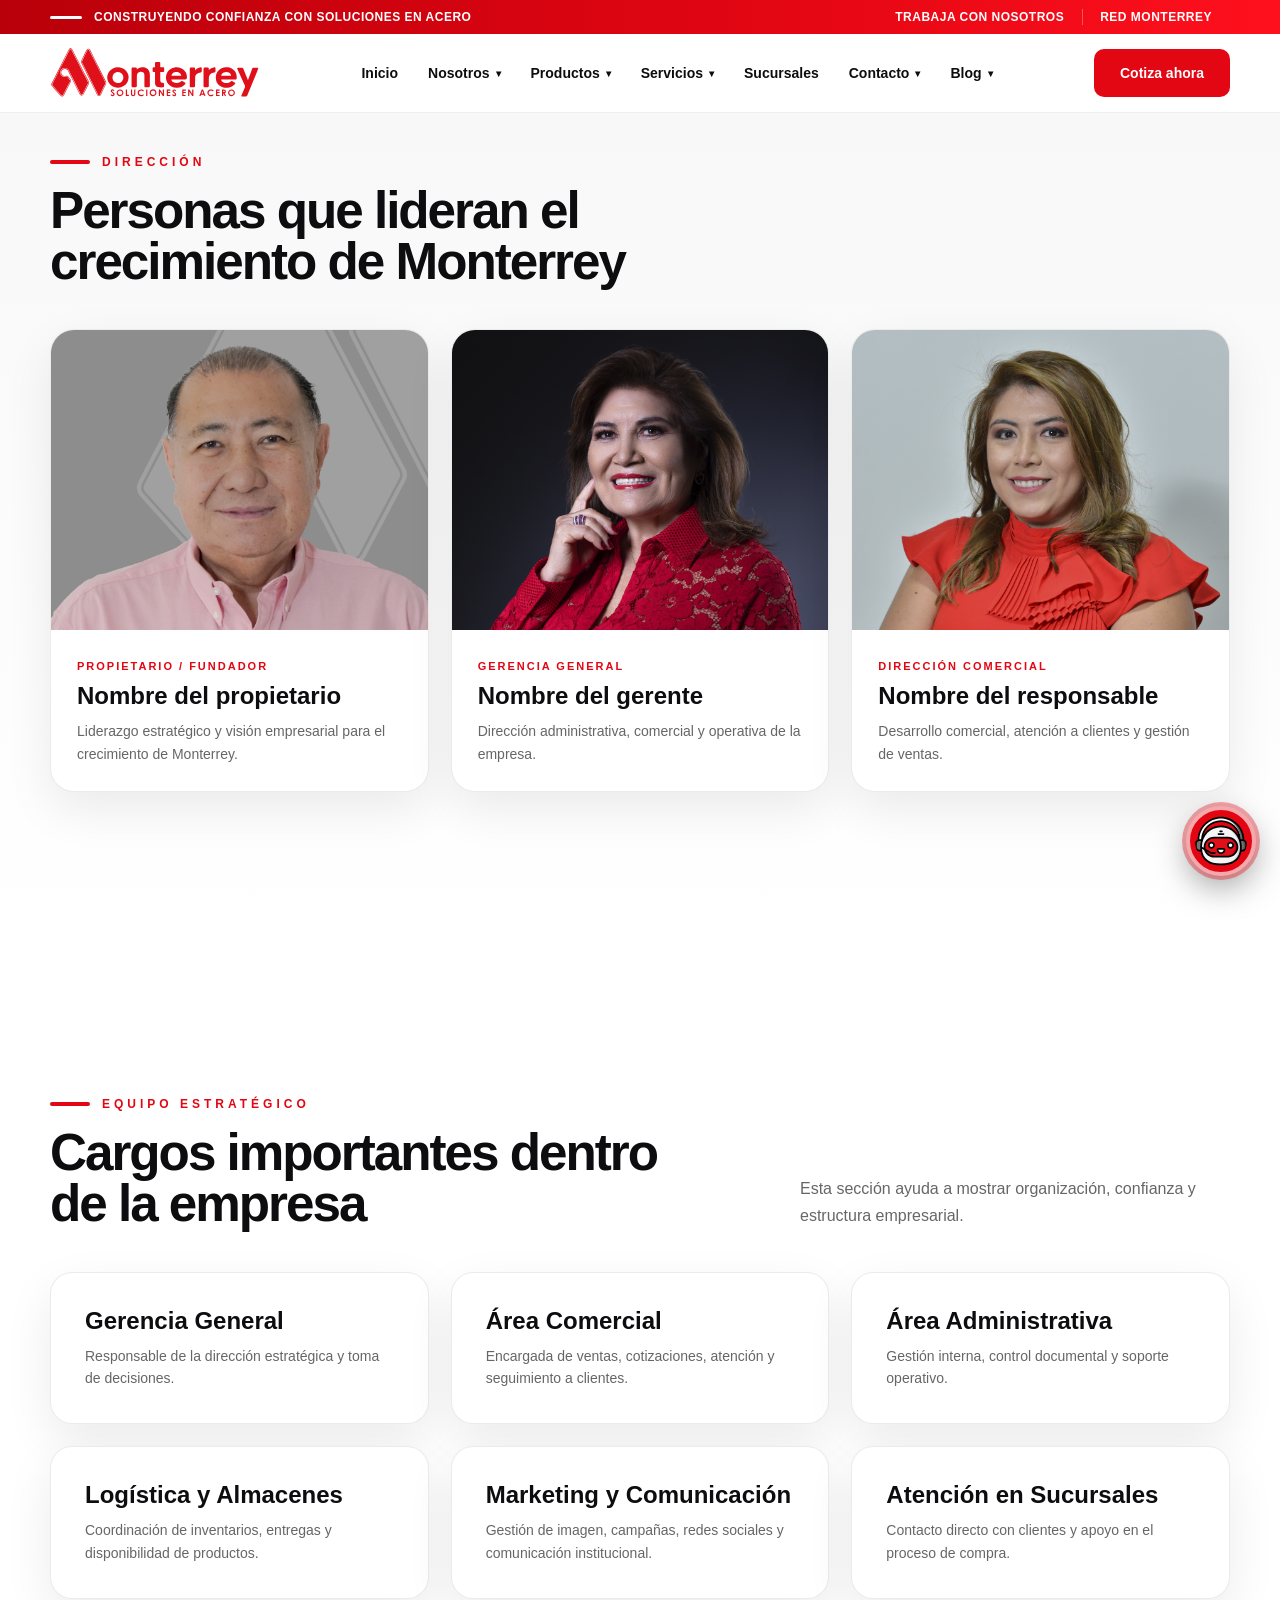
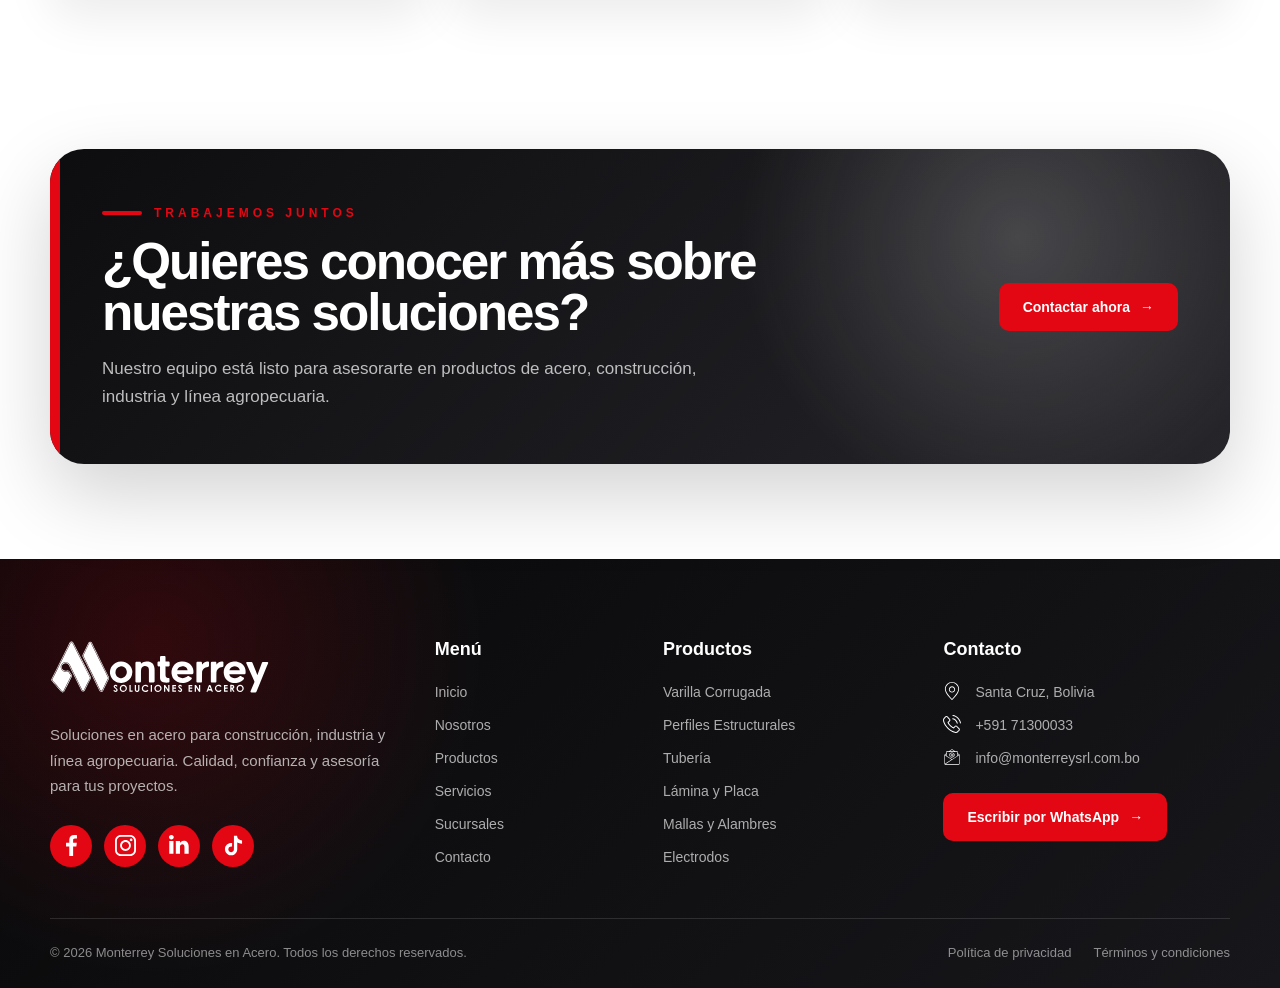
<file: nosotros.html>
<!doctype html>
<html lang="es">
  <head>
    <meta charset="UTF-8" />
    <meta name="viewport" content="width=device-width, initial-scale=1.0" />

    <title>Nosotros | Monterrey Soluciones en Acero</title>

    <link rel="stylesheet" href="css/style.css" />
  </head>

  <body>
    <!---------------------------------------------------------------------------------------->
    <!-----------------------------------------HEADER----------------------------------------->
    <!---------------------------------------------------------------------------------------->
    <header class="header" id="header">
      <div class="top-bar">
        <div class="container top-bar-content">
          <div class="top-bar-message">
            <span>Construyendo confianza con soluciones en acero</span>
          </div>

          <div class="top-bar-links">
            <a href="#">Trabaja con nosotros</a>
            <a href="#">Red Monterrey</a>
          </div>
        </div>
      </div>

      <div class="container nav">
        <a href="index.html" class="brand">
          <img
            src="img/logo-monterrey.svg"
            alt="Monterrey Soluciones en Acero"
            class="brand-logo"
          />
        </a>

        <nav class="nav-menu" id="navMenu">
          <div class="mobile-extra-links">
            <a href="#">Trabaja con Nosotros</a>
            <a href="#">Red Monterrey</a>
          </div>
          <div class="nav-item">
            <a href="index.html">Inicio</a>
          </div>

          <div class="nav-item has-dropdown">
            <button type="button" class="dropdown-toggle">
              Nosotros
              <span class="dropdown-arrow">▾</span>
            </button>

            <div class="dropdown-menu">
              <a href="Proposito.html" aria-current="page">Proposito</a>
              <a href="certificaciones.html">Certificaciones</a>
              <a href="historia.html">Historia</a>
              <a href="MisionyVision.html">Misión y visión</a>
            </div>
          </div>

          <div class="nav-item has-dropdown products-dropdown">
            <button type="button" class="dropdown-toggle">
              Productos<span class="dropdown-arrow">▾</span>
            </button>
            <div class="dropdown-menu products-mega-menu">
              <div class="products-menu-links">
                <a
                  href="productos-construccion.html"
                  data-image="img/construccion.jpg"
                >
                  <span>Solución en construcción</span
                  ><small
                    >Materiales para obras, estructuras e
                    infraestructura.</small
                  >
                </a>
                <a
                  href="productos.html#industrial"
                  data-image="img/industria.jpg"
                >
                  <span>Solución industrial</span
                  ><small
                    >Productos para industria, fabricación y
                    transformación.</small
                  >
                </a>
                <a
                  href="productos.html#agropecuaria"
                  data-image="img/agropecuaria.jpg"
                  ><span>Solución agropecuaria</span>
                  <small>Materiales resistentes para campo y ganadería.</small>
                </a>
                <a
                  href="productos.html#metalmecanica"
                  data-image="img/metalmecanica.jpg"
                  ><span>Solución metalmecánica</span>
                  <small
                    >Soluciones para talleres y estructuras metálicas.</small
                  >
                </a>
              </div>
              <div class="products-menu-preview">
                <img
                  src="img/construccion.jpg"
                  alt="Soluciones Monterrey"
                  id="productsMenuImage"
                />
                <div class="products-preview-label">
                  <span>Monterrey</span><strong>Soluciones en acero</strong>
                </div>
              </div>
            </div>
          </div>

          <div class="nav-item has-dropdown">
            <button type="button" class="dropdown-toggle">
              Servicios
              <span class="dropdown-arrow">▾</span>
            </button>

            <div class="dropdown-menu">
              <a href="servicios.html" class="services-menu-main">
                Ver todos los servicios
              </a>

              <a href="servicios.html#corte-doblado"> Corte y doblado </a>

              <a href="servicios.html#corte-limpio"> Corte limpio </a>

              <a href="servicios.html#canastillos"> Armado de canastillos </a>

              <a href="servicios.html#cabezales"> Armado para cabezales </a>
            </div>
          </div>

          <div class="nav-item">
            <a href="sucursales.html">Sucursales</a>
          </div>

          <div class="nav-item has-dropdown">
            <button type="button" class="dropdown-toggle">
              Contacto
              <span class="dropdown-arrow">▾</span>
            </button>

            <div class="dropdown-menu">
              <a href="contacto.html"> Ir a contacto </a>

              <a href="contacto.html#formulario"> Formulario </a>

              <a href="contacto.html#whatsapp"> WhatsApp </a>

              <a href="contacto.html#correo"> Correo </a>

              <a href="sucursales.html"> Ubicación y sucursales </a>
            </div>
          </div>

          <div class="nav-item has-dropdown">
            <button type="button" class="dropdown-toggle">
              Blog
              <span class="dropdown-arrow">▾</span>
            </button>
            <div class="dropdown-menu">
              <a href="blog.html"> Ver todas las publicaciones </a>

              <a href="blog.html#noticias"> Noticias </a>

              <a href="blog.html#consejos"> Consejos </a>

              <a href="blog.html#comunicados"> Comunicados </a>

              <a href="blog.html#prensa"> Prensa </a>
            </div>
          </div>
        </nav>

        <a href="#" class="btn-header">Cotiza ahora</a>

        <button class="menu-toggle" id="menuToggle" aria-label="Abrir menú">
          <span></span>
          <span></span>
          <span></span>
        </button>
      </div>
    </header>
    <main>
      <!-- DIRECCIÓN / DUEÑOS -->
      <section class="leadership-section">
        <div class="container">
          <div class="section-header reveal">
            <div>
              <span class="section-subtitle">Dirección</span>
              <h2>Personas que lideran el crecimiento de Monterrey</h2>
            </div>

            <p></p>
          </div>

          <div class="leadership-grid">
            <article class="leader-card reveal">
              <div class="leader-photo">
                <img src="img/david.jpg" alt="Directivo Monterrey" />
              </div>

              <div class="leader-info">
                <span>Propietario / Fundador</span>
                <h3>Nombre del propietario</h3>
                <p>
                  Liderazgo estratégico y visión empresarial para el crecimiento
                  de Monterrey.
                </p>
              </div>
            </article>

            <article class="leader-card reveal delay-1">
              <div class="leader-photo">
                <img src="img/nancy.jpg" alt="Directivo Monterrey" />
              </div>

              <div class="leader-info">
                <span>Gerencia General</span>
                <h3>Nombre del gerente</h3>
                <p>
                  Dirección administrativa, comercial y operativa de la empresa.
                </p>
              </div>
            </article>

            <article class="leader-card reveal delay-2">
              <div class="leader-photo">
                <img src="img/mayra.jpg" alt="Directivo Monterrey" />
              </div>

              <div class="leader-info">
                <span>Dirección Comercial</span>
                <h3>Nombre del responsable</h3>
                <p>
                  Desarrollo comercial, atención a clientes y gestión de ventas.
                </p>
              </div>
            </article>
          </div>
        </div>
      </section>

      <!-- CARGOS IMPORTANTES -->
      <section class="positions-section">
        <div class="container">
          <div class="section-header reveal">
            <div>
              <span class="section-subtitle">Equipo estratégico</span>
              <h2>Cargos importantes dentro de la empresa</h2>
            </div>

            <p>
              Esta sección ayuda a mostrar organización, confianza y estructura
              empresarial.
            </p>
          </div>

          <div class="positions-grid">
            <div class="position-card reveal">
              <h3>Gerencia General</h3>
              <p>
                Responsable de la dirección estratégica y toma de decisiones.
              </p>
            </div>

            <div class="position-card reveal delay-1">
              <h3>Área Comercial</h3>
              <p>
                Encargada de ventas, cotizaciones, atención y seguimiento a
                clientes.
              </p>
            </div>

            <div class="position-card reveal delay-2">
              <h3>Área Administrativa</h3>
              <p>Gestión interna, control documental y soporte operativo.</p>
            </div>

            <div class="position-card reveal">
              <h3>Logística y Almacenes</h3>
              <p>
                Coordinación de inventarios, entregas y disponibilidad de
                productos.
              </p>
            </div>

            <div class="position-card reveal delay-1">
              <h3>Marketing y Comunicación</h3>
              <p>
                Gestión de imagen, campañas, redes sociales y comunicación
                institucional.
              </p>
            </div>

            <div class="position-card reveal delay-2">
              <h3>Atención en Sucursales</h3>
              <p>
                Contacto directo con clientes y apoyo en el proceso de compra.
              </p>
            </div>
          </div>
        </div>
      </section>

      <!-- CTA FINAL -->
      <section class="about-cta">
        <div class="container">
          <div class="about-cta-box reveal">
            <div>
              <span class="section-subtitle">Trabajemos juntos</span>
              <h2>¿Quieres conocer más sobre nuestras soluciones?</h2>
              <p>
                Nuestro equipo está listo para asesorarte en productos de acero,
                construcción, industria y línea agropecuaria.
              </p>
            </div>

            <a href="contacto.html" class="btn-primary">
              Contactar ahora
              <span>→</span>
            </a>
          </div>
        </div>
      </section>
    </main>

    <!----------------------------------------------------------->
    <!-- FOOTER -->
    <!----------------------------------------------------------->
    <footer class="footer">
      <div class="container">
        <div class="footer-content">
          <!-- COLUMNA 1 -->
          <div class="footer-col footer-brand">
            <a href="index.html" class="footer-logo">
              <img
                src="img/logo-monterrey-blanco.svg"
                alt="Monterrey Soluciones en Acero"
              />
            </a>

            <p>
              Soluciones en acero para construcción, industria y línea
              agropecuaria. Calidad, confianza y asesoría para tus proyectos.
            </p>

            <div class="footer-social">
              <a
                href="https://www.facebook.com/Importadoramonterreysrl"
                target="_blank"
                class="footer-social-icon"
              >
                <img src="img/icons/footer/facebook.svg" alt="Facebook" />
              </a>

              <a
                href="https://www.instagram.com/monterreysrl/"
                target="_blank"
                class="footer-social-icon"
              >
                <img src="img/icons/footer/instagram.svg" alt="Instagram" />
              </a>

              <a
                href="https://www.linkedin.com/company/importadora-monterrey/posts/?feedView=all"
                target="_blank"
                class="footer-social-icon"
              >
                <img src="img/icons/footer/linkedin.svg" alt="linkedin" />
              </a>

              <a
                href="https://www.tiktok.com/@monterrey_srl"
                target="_blank"
                class="footer-social-icon"
              >
                <img src="img/icons/footer/tiktok.svg" alt="Tiktok" />
              </a>
            </div>
          </div>

          <!-- COLUMNA 2 -->
          <div class="footer-col">
            <h3>Menú</h3>

            <ul>
              <li><a href="index.html">Inicio</a></li>
              <li><a href="nosotros.html">Nosotros</a></li>
              <li><a href="productos.html">Productos</a></li>
              <li><a href="servicios.html">Servicios</a></li>
              <li><a href="sucursales.html">Sucursales</a></li>
              <li><a href="contacto.html">Contacto</a></li>
            </ul>
          </div>

          <!-- COLUMNA 3 -->
          <div class="footer-col">
            <h3>Productos</h3>

            <ul>
              <li><a href="productos.html">Varilla Corrugada</a></li>
              <li><a href="productos.html">Perfiles Estructurales</a></li>
              <li><a href="productos.html">Tubería</a></li>
              <li><a href="productos.html">Lámina y Placa</a></li>
              <li><a href="productos.html">Mallas y Alambres</a></li>
              <li><a href="productos.html">Electrodos</a></li>
            </ul>
          </div>

          <!-- COLUMNA 4 -->
          <div class="footer-col">
            <h3>Contacto</h3>

            <ul class="footer-contact">
              <li>
                <span class="footer-contact-icon">
                  <img src="img/icons/footer/ubicacion.svg" alt="Ubicación" />
                </span>
                Santa Cruz, Bolivia
              </li>

              <li>
                <span class="footer-contact-icon">
                  <img src="img/icons/footer/telefono.svg" alt="Teléfono" />
                </span>
                +591 71300033
              </li>

              <li>
                <span class="footer-contact-icon">
                  <img src="img/icons/footer/correo.svg" alt="Correo" />
                </span>
                info@monterreysrl.com.bo
              </li>
            </ul>

            <a
              href="https://wa.me/59171300033"
              target="_blank"
              class="footer-whatsapp"
            >
              Escribir por WhatsApp
              <strong>→</strong>
            </a>
          </div>
        </div>

        <div class="footer-bottom">
          <p>
            © 2026 Monterrey Soluciones en Acero. Todos los derechos reservados.
          </p>

          <div class="footer-bottom-links">
            <a href="#">Política de privacidad</a>
            <a href="#">Términos y condiciones</a>
          </div>
        </div>
      </div>
    </footer>

    <!-------------------------------------------------------------------------------------------------------------------->
    <!------------------------------------ BOT DE PREGUNTAS Y RESPUESTAS ------------------------------------------------->
    <!-------------------------------------------------------------------------------------------------------------------->
    <div class="chatbot-container">
      <div class="chatbot-welcome" id="chatbotWelcome">
        ¡Hola! ¿En qué te puedo ayudar?
      </div>

      <button class="chatbot-button" id="chatbotButton" aria-label="Abrir chat">
        <span class="chatbot-pulse"></span>

        <img
          src="img/icons/bot.svg"
          alt="Asistente virtual"
          class="chatbot-icon"
        />
      </button>

      <div class="chatbot-box" id="chatbotBox">
        <div class="chatbot-header">
          <div>
            <h3>Asistente Virtual Monterrey</h3>
            <span>Chatea con nosotros</span>
          </div>
          <button id="closeChatbot">×</button>
        </div>

        <div class="chatbot-messages" id="chatbotMessages">
          <div class="bot-message">
            Hola Soy el asistente virtual de monterrey. ¿En qué puedo ayudarte?
          </div>
        </div>

        <div class="quick-questions">
          <button onclick="quickQuestion('productos')">Productos</button>
          <button onclick="quickQuestion('ubicacion')">Ubicación</button>
          <button onclick="quickQuestion('contacto')">Contacto</button>
          <button onclick="quickQuestion('horarios')">Horarios</button>
        </div>

        <div class="chatbot-input">
          <input
            type="text"
            id="userInput"
            placeholder="Escribe tu pregunta..."
          />
          <button id="sendMessage">Enviar</button>
        </div>
      </div>
    </div>
    <!--------------------------------------------------------------------------------------------->
    <!--------------------------------------------------------------------------------------------->

    <script src="js/main.js"></script>
  </body>
</html>
</file>
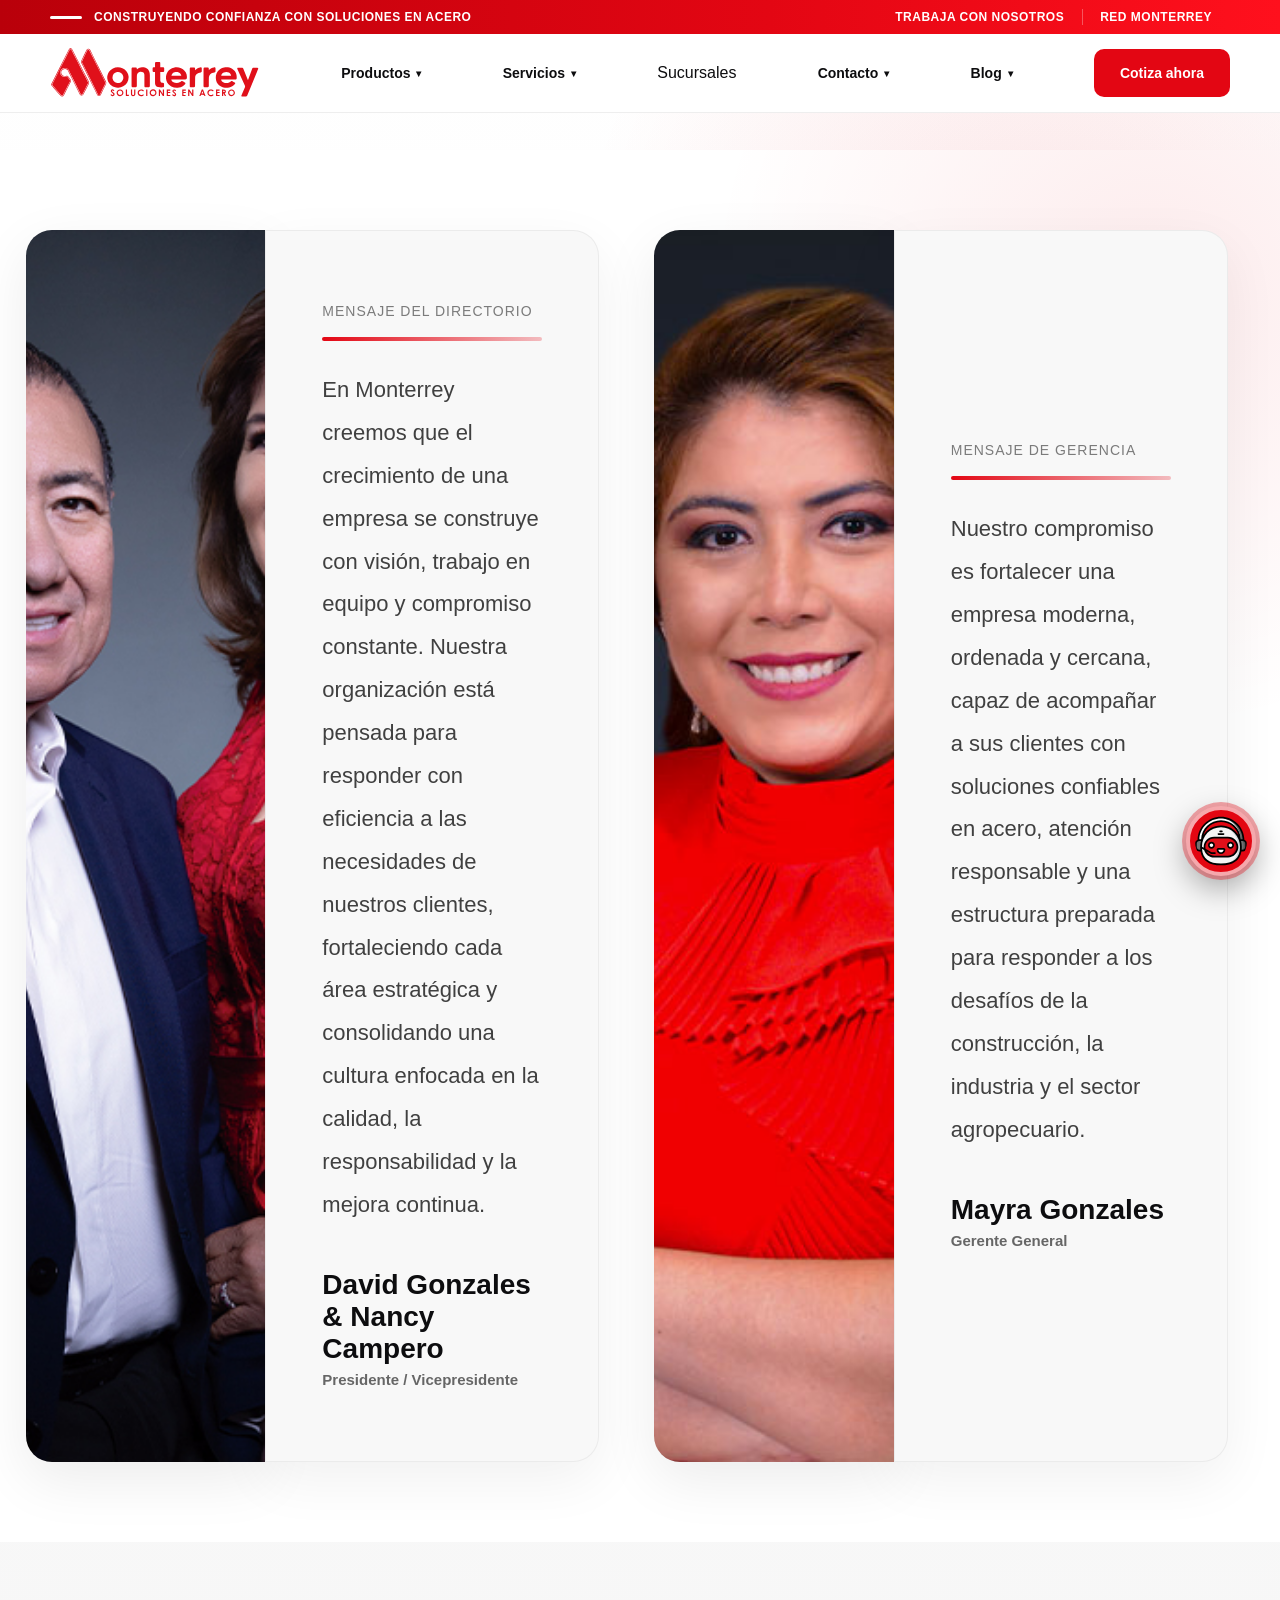
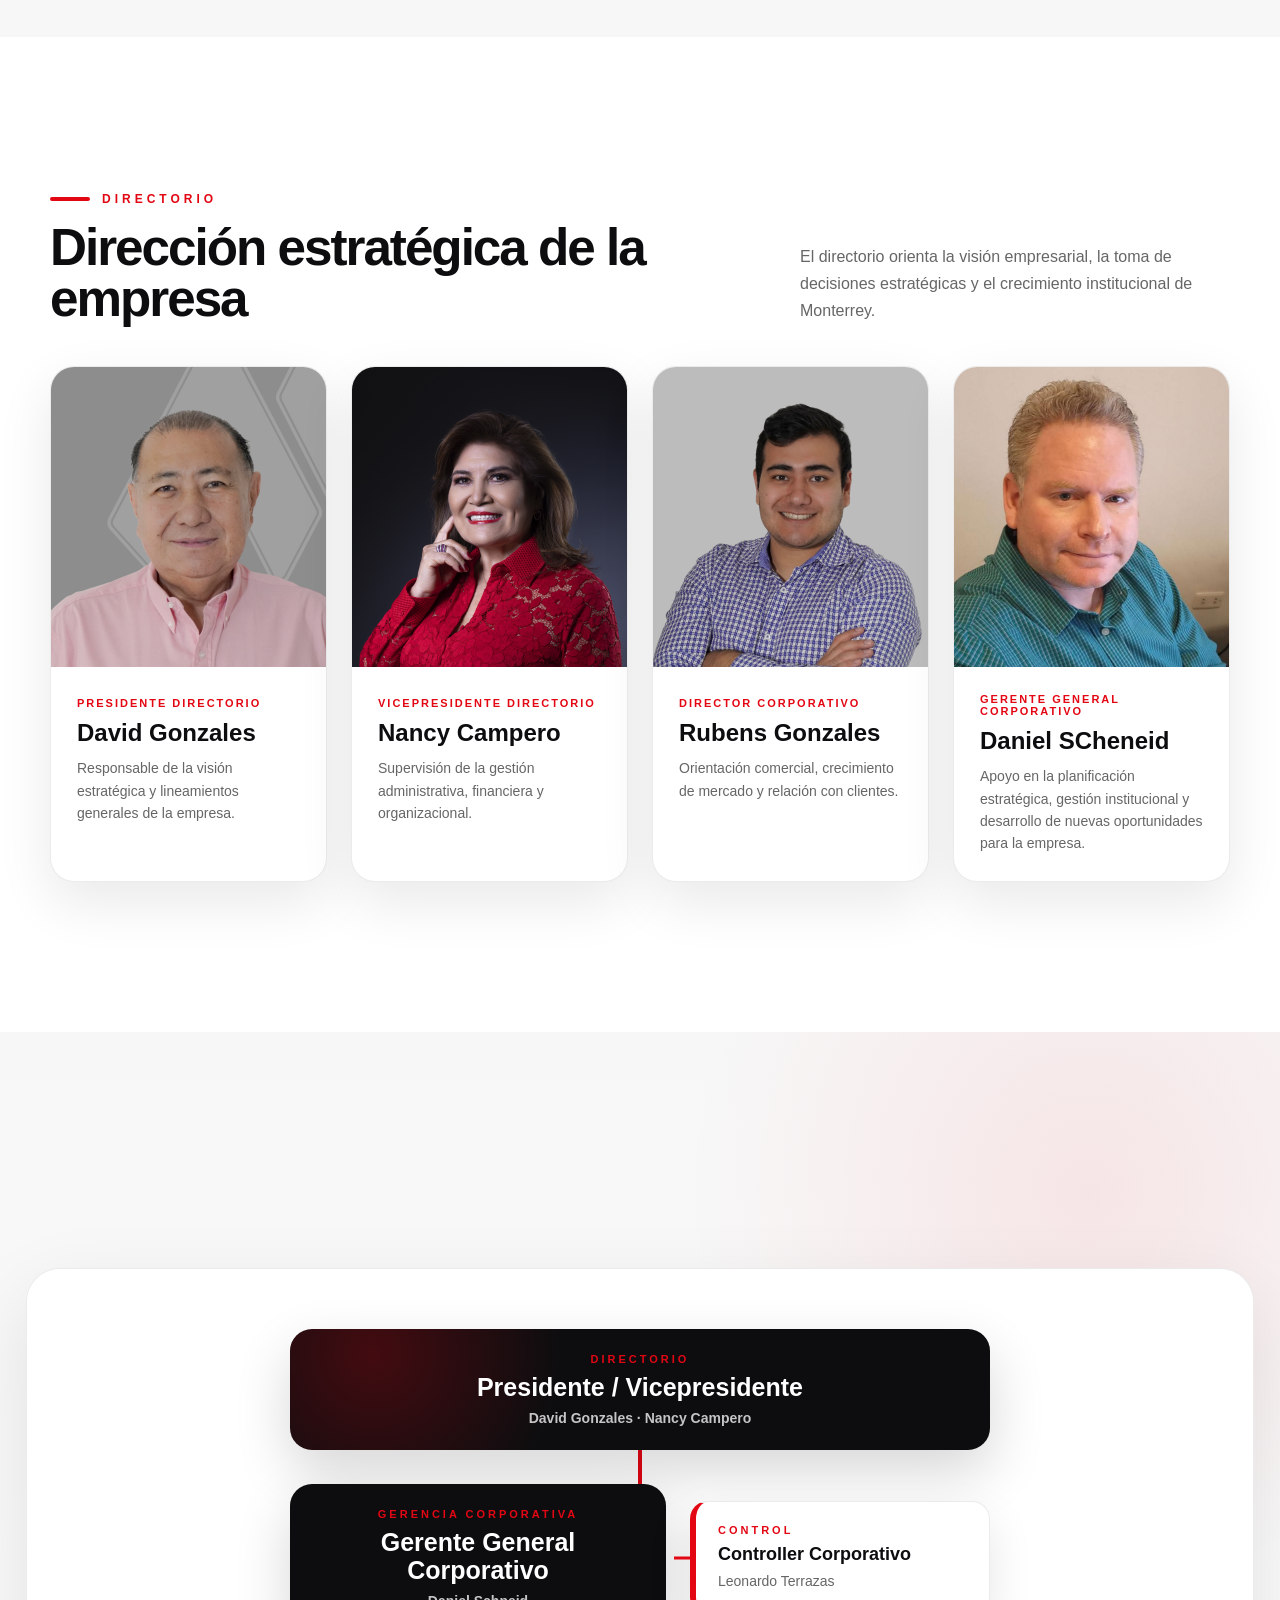
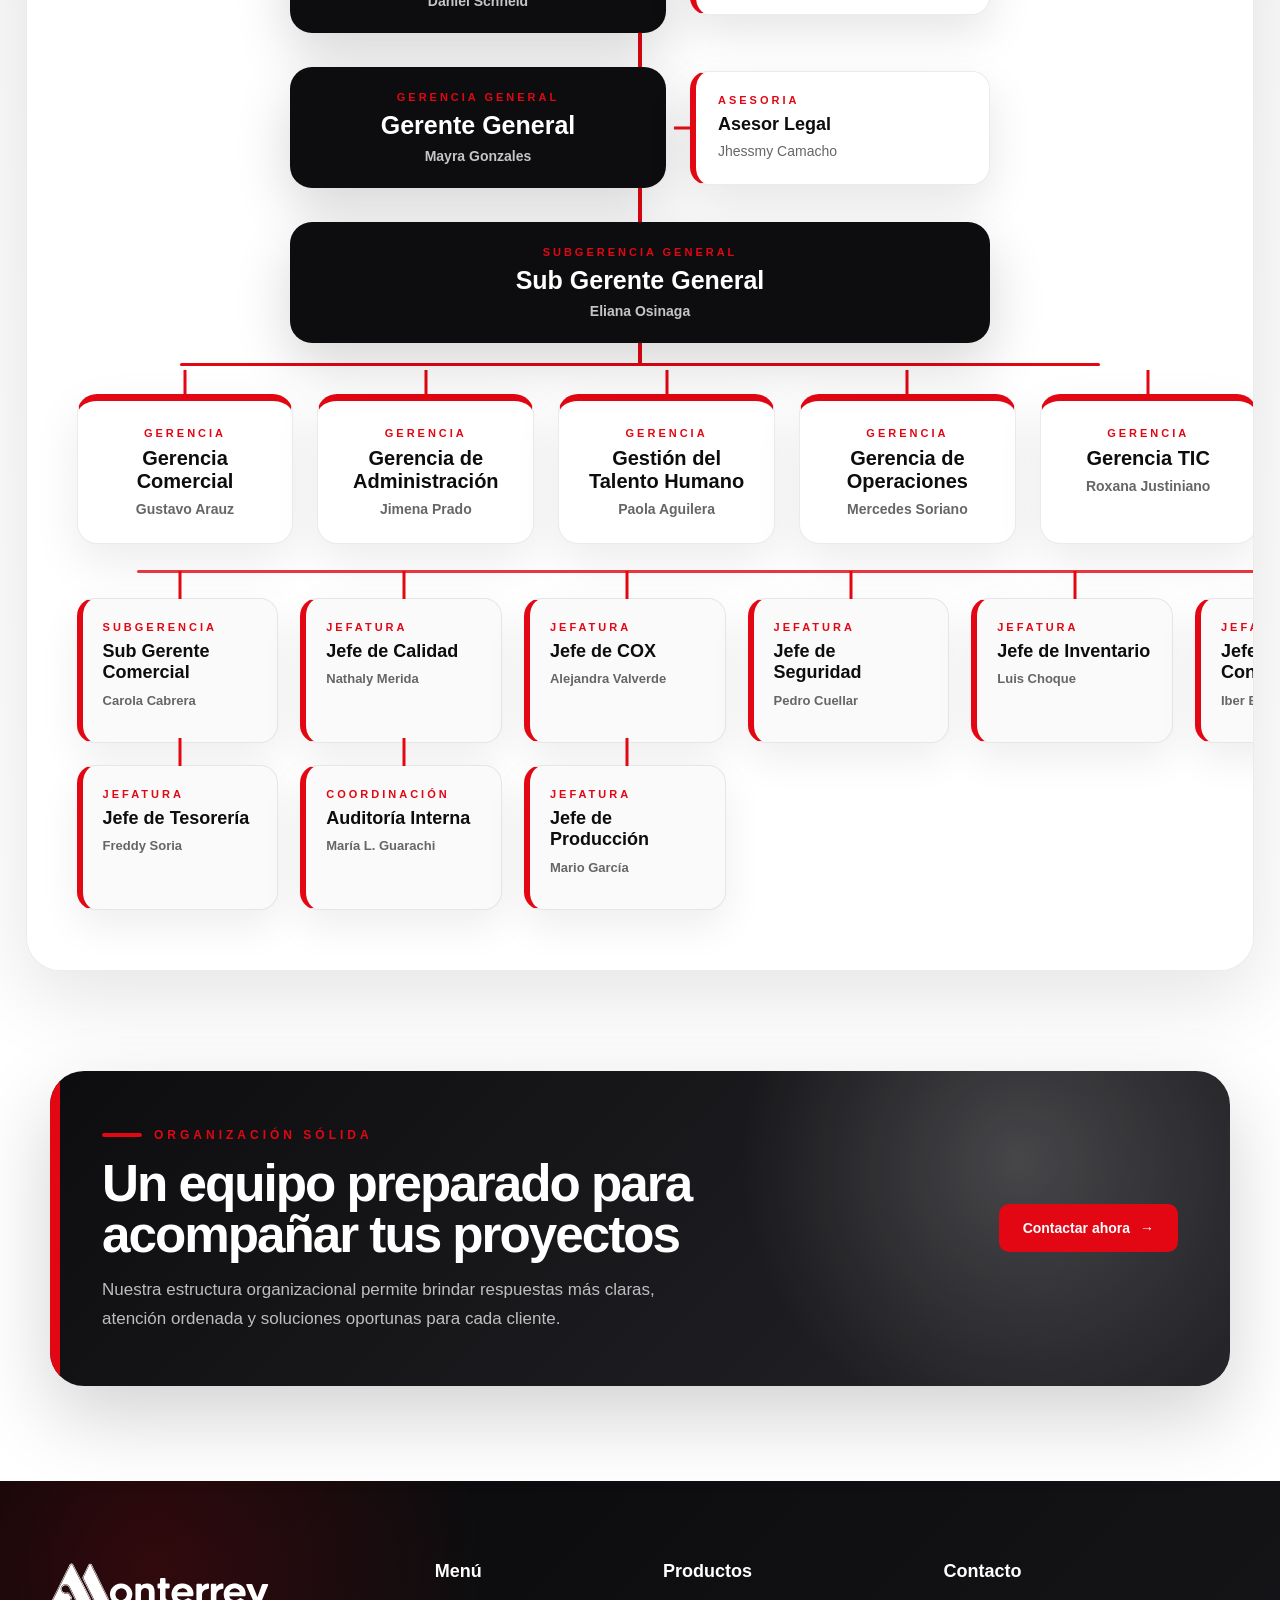
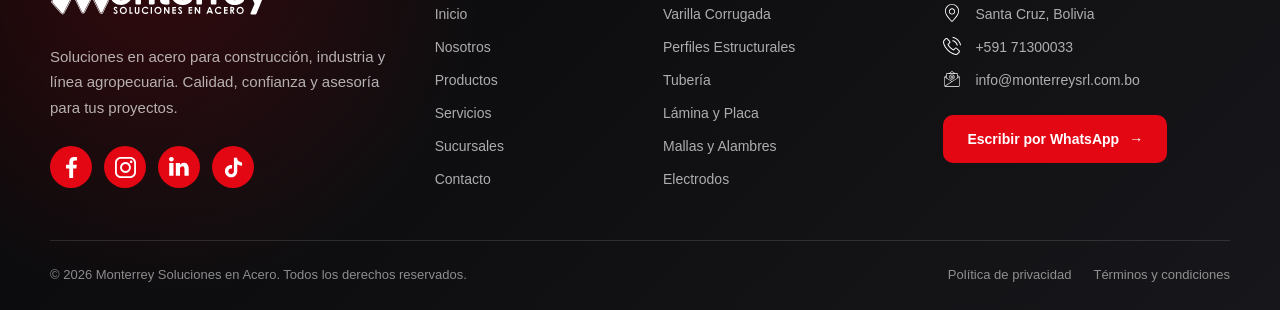
<file: organizacion.html>
<!doctype html>
<html lang="es">
  <head>
    <meta charset="UTF-8" />
    <meta name="viewport" content="width=device-width, initial-scale=1.0" />

    <title>Organización | Monterrey Soluciones en Acero</title>

    <link rel="icon" type="image/png" href="img/icons/favicon.png" />
    <link rel="stylesheet" href="css/style.css" />
  </head>

  <body>
    <!---------------------------------------------------------------------------------------->
    <!-----------------------------------------HEADER----------------------------------------->
    <!---------------------------------------------------------------------------------------->
    <header class="header" id="header">
      <div class="top-bar">
        <div class="container top-bar-content">
          <div class="top-bar-message">
            <span>Construyendo confianza con soluciones en acero</span>
          </div>

          <div class="top-bar-links">
            <a href="#">Trabaja con nosotros</a>
            <a href="#">Red Monterrey</a>
          </div>
        </div>
      </div>

      <div class="container nav">
        <a href="index.html" class="brand">
          <img
            src="img/logo-monterrey.svg"
            alt="Monterrey Soluciones en Acero"
            class="brand-logo"
          />
        </a>

            <div class="nav-item has-dropdown products-dropdown">
                <button type="button" class="dropdown-toggle">Productos<span class="dropdown-arrow">▾</span></button>
                <div class="dropdown-menu products-mega-menu">
                <div class="products-menu-links">
                    <a href="productos-construccion.html" data-image="img/construccion.jpg">
                    <span>Solución en construcción</span><small>Materiales para obras, estructuras e infraestructura.</small>
                    </a>
                    <a href="productos.html#industrial" data-image="img/industria.jpg">
                    <span>Solución industrial</span><small>Productos para industria, fabricación y transformación.</small>
                    </a>
                    <a href="productos.html#agropecuaria" data-image="img/agropecuaria.jpg"><span>Solución agropecuaria</span>
                    <small>Materiales resistentes para campo y ganadería.</small>
                    </a>
                    <a href="productos.html#metalmecanica" data-image="img/metalmecanica.jpg"><span>Solución metalmecánica</span>
                    <small>Soluciones para talleres y estructuras metálicas.</small>
                    </a>
                </div>
                <div class="products-menu-preview"><img src="img/construccion.jpg" alt="Soluciones Monterrey" id="productsMenuImage"/>
                    <div class="products-preview-label"><span>Monterrey</span><strong>Soluciones en acero</strong></div>
                </div>
                </div>
          </div>

          <div class="nav-item has-dropdown">
            <button type="button" class="dropdown-toggle">
              Servicios
              <span class="dropdown-arrow">▾</span>
            </button>

            <div class="dropdown-menu">

              <a href="servicios.html" class="services-menu-main">
                Ver todos los servicios
              </a>

              <a href="servicios.html#corte-doblado">
                Corte y doblado
              </a>

              <a href="servicios.html#corte-limpio">
                Corte limpio
              </a>

              <a href="servicios.html#canastillos">
                Armado de canastillos
              </a>

              <a href="servicios.html#cabezales">
                Armado para cabezales
              </a>

            </div>
          </div>

          <div class="nav-item">
            <a href="sucursales.html">Sucursales</a>
          </div>

          <div class="nav-item has-dropdown">
            <button type="button" class="dropdown-toggle">
              Contacto
              <span class="dropdown-arrow">▾</span>
            </button>

              <div class="dropdown-menu">

                <a href="contacto.html">
                  Ir a contacto
                </a>

                <a href="contacto.html#formulario">
                  Formulario
                </a>

                <a href="contacto.html#whatsapp">
                  WhatsApp
                </a>

                <a href="contacto.html#correo">
                  Correo
                </a>

                <a href="sucursales.html">
                  Ubicación y sucursales
                </a>

              </div>
          </div>

          <div class="nav-item has-dropdown">
            <button type="button" class="dropdown-toggle">
              Blog
              <span class="dropdown-arrow">▾</span>
            </button>

            <div class="dropdown-menu">

              <a href="blog.html">
                Ver todas las publicaciones
              </a>

              <a href="blog.html#noticias">
                Noticias
              </a>

              <a href="blog.html#consejos">
                Consejos
              </a>

              <a href="blog.html#comunicados">
                Comunicados
              </a>

              <a href="blog.html#prensa">
                Prensa
              </a>

            </div>
          </div>
        </nav>

        <a href="#" class="btn-header">Cotiza ahora</a>

        <button class="menu-toggle" id="menuToggle" aria-label="Abrir menú">
          <span></span>
          <span></span>
          <span></span>
        </button>
      </div>
    </header>

    <main>
      <!-- HERO ORGANIZACIÓN -->
      <section class="org-hero">
        <section class="directorio-messages-section">
          <div class="container-wide">
            <div class="directorio-messages-grid">
              <!-- MENSAJE IZQUIERDO -->
              <div class="ceo-message-clean reveal">
                <div class="ceo-message-photo">
                  <img src="img/nancy_campero.jpg" alt="Directorio Monterrey" />
                </div>

                <div class="ceo-message-panel">
                  <span class="ceo-kicker">Mensaje del Directorio</span>

                  <div class="ceo-divider"></div>

                  <p class="ceo-text">
                    En Monterrey creemos que el crecimiento de una empresa se
                    construye con visión, trabajo en equipo y compromiso
                    constante. Nuestra organización está pensada para responder
                    con eficiencia a las necesidades de nuestros clientes,
                    fortaleciendo cada área estratégica y consolidando una
                    cultura enfocada en la calidad, la responsabilidad y la
                    mejora continua.
                  </p>

                  <div class="ceo-person">
                    <h3>David Gonzales & Nancy Campero</h3>
                    <span>Presidente / Vicepresidente</span>
                  </div>
                </div>
              </div>

              <!-- MENSAJE DERECHO -->
              <div class="ceo-message-clean reveal delay-1">
                <div class="ceo-message-photo">
                  <img
                    src="img/mayramensaje.jpg"
                    alt="Gerencia General Monterrey"
                  />
                </div>

                <div class="ceo-message-panel">
                  <span class="ceo-kicker">Mensaje de Gerencia</span>

                  <div class="ceo-divider"></div>

                  <p class="ceo-text">
                    Nuestro compromiso es fortalecer una empresa moderna,
                    ordenada y cercana, capaz de acompañar a sus clientes con
                    soluciones confiables en acero, atención responsable y una
                    estructura preparada para responder a los desafíos de la
                    construcción, la industria y el sector agropecuario.
                  </p>

                  <div class="ceo-person">
                    <h3>Mayra Gonzales</h3>
                    <span>Gerente General</span>
                  </div>
                </div>
              </div>
            </div>
          </div>
        </section>
      </section>

      <!-- DIRECTORIO -->
      <section class="org-section">
        <div class="container">
          <div class="section-header reveal">
            <div>
              <span class="section-subtitle">Directorio</span>
              <h2>Dirección estratégica de la empresa</h2>
            </div>

            <p>
              El directorio orienta la visión empresarial, la toma de decisiones
              estratégicas y el crecimiento institucional de Monterrey.
            </p>
          </div>

          <div class="board-grid">
            <article class="board-card reveal">
              <div class="board-photo">
                <img src="img/david.jpg" alt="Presidente del Directorio" />
              </div>

              <div class="board-info">
                <span>Presidente Directorio</span>
                <h3>David Gonzales</h3>
                <p>
                  Responsable de la visión estratégica y lineamientos generales
                  de la empresa.
                </p>
              </div>
            </article>

            <article class="board-card reveal delay-1">
              <div class="board-photo">
                <img src="img/nancy.jpg" alt="Miembro del Directorio" />
              </div>

              <div class="board-info">
                <span>Vicepresidente Directorio</span>
                <h3>Nancy Campero</h3>
                <p>
                  Supervisión de la gestión administrativa, financiera y
                  organizacional.
                </p>
              </div>
            </article>

            <article class="board-card reveal delay-2">
              <div class="board-photo">
                <img src="img/rubens.jpg" alt="Miembro del Directorio" />
              </div>

              <div class="board-info">
                <span>Director Corporativo</span>
                <h3>Rubens Gonzales</h3>
                <p>
                  Orientación comercial, crecimiento de mercado y relación con
                  clientes.
                </p>
              </div>
            </article>
            <article class="board-card reveal delay-3">
              <div class="board-photo">
                <img src="img/daniel.jpg" alt="Directivo Monterrey" />
              </div>

              <div class="board-info">
                <span>Gerente General Corporativo</span>
                <h3>Daniel SCheneid</h3>
                <p>
                  Apoyo en la planificación estratégica, gestión institucional y
                  desarrollo de nuevas oportunidades para la empresa.
                </p>
              </div>
            </article>
          </div>
        </div>
      </section>
      <!-- ORGANIGRAMA GENERAL -->
      <section class="org-chart-section">
        <div class="container-wide">
          <div class="section-header reveal">
            <div>
              <span class="section-subtitle">Organigrama</span>
              <h2>Organigrama general</h2>
            </div>

            <p>
              Estructura organizacional de Monterrey, organizada por directorio,
              gerencias, subgerencias y áreas operativas.
            </p>
          </div>

          <div class="org-tree reveal">
            <!-- NIVEL 1 -->
            <div class="org-main-line">
              <div class="org-main-card org-board-card">
                <span>Directorio</span>
                <h3>Presidente / Vicepresidente</h3>
                <p>David Gonzales · Nancy Campero</p>
              </div>

              <div class="org-connector"></div>

              <div class="org-corporate-row">
                <div class="org-main-card">
                  <span>Gerencia corporativa</span>
                  <h3>Gerente General Corporativo</h3>
                  <p>Daniel Schneid</p>
                </div>

                <article class="org-support-card org-controller-card">
                  <span>Control</span>
                  <h4>Controller Corporativo</h4>
                  <p>Leonardo Terrazas</p>
                </article>
              </div>

              <div class="org-connector"></div>

              <div class="org-corporate-row">
                <div class="org-main-card">
                  <span>Gerencia General</span>
                  <h3>Gerente General</h3>
                  <p>Mayra Gonzales</p>
                </div>

                <article class="org-support-card org-controller-card">
                  <span>Asesoria</span>
                  <h4>Asesor Legal</h4>
                  <p>Jhessmy Camacho</p>
                </article>
              </div>

              <div class="org-connector"></div>

              <div class="org-main-card">
                <span>Subgerencia general</span>
                <h3>Sub Gerente General</h3>
                <p>Eliana Osinaga</p>
              </div>
            </div>
            <!-- NIVEL 2: GERENCIAS -->
            <div class="org-branch-line"></div>

            <div class="org-management-grid">
              <article class="org-management-card">
                <span>Gerencia</span>
                <h3>Gerencia Comercial</h3>
                <p>Gustavo Arauz</p>
              </article>

              <article class="org-management-card">
                <span>Gerencia</span>
                <h3>Gerencia de Administración</h3>
                <p>Jimena Prado</p>
              </article>

              <article class="org-management-card">
                <span>Gerencia</span>
                <h3>Gestión del Talento Humano</h3>
                <p>Paola Aguilera</p>
              </article>

              <article class="org-management-card">
                <span>Gerencia</span>
                <h3>Gerencia de Operaciones</h3>
                <p>Mercedes Soriano</p>
              </article>

              <article class="org-management-card">
                <span>Gerencia</span>
                <h3>Gerencia TIC</h3>
                <p>Roxana Justiniano</p>
              </article>
            </div>

            <!-- NIVEL 3: SUBGERENCIAS / JEFATURAS -->
            <div class="org-areas-grid">
              <article class="org-area-box">
                <span>Subgerencia</span>
                <h4>Sub Gerente Comercial</h4>
                <p>Carola Cabrera</p>
              </article>

              <article class="org-area-box">
                <span>Jefatura</span>
                <h4>Jefe de Calidad</h4>
                <p>Nathaly Merida</p>
              </article>

              <article class="org-area-box">
                <span>Jefatura</span>
                <h4>Jefe de COX</h4>
                <p>Alejandra Valverde</p>
              </article>

              <article class="org-area-box">
                <span>Jefatura</span>
                <h4>Jefe de Seguridad</h4>
                <p>Pedro Cuellar</p>
              </article>

              <article class="org-area-box">
                <span>Jefatura</span>
                <h4>Jefe de Inventario</h4>
                <p>Luis Choque</p>
              </article>

              <article class="org-area-box">
                <span>Jefatura</span>
                <h4>Jefe de Contabilidad</h4>
                <p>Iber Bobarin</p>
              </article>

              <article class="org-area-box">
                <span>Jefatura</span>
                <h4>Jefe de Tesorería</h4>
                <p>Freddy Soria</p>
              </article>

              <article class="org-area-box">
                <span>Coordinación</span>
                <h4>Auditoría Interna</h4>
                <p>María L. Guarachi</p>
              </article>

              <article class="org-area-box">
                <span>Jefatura</span>
                <h4>Jefe de Producción</h4>
                <p>Mario García</p>
              </article>
            </div>
            <div class="org-mobile-more">
              <button type="button" id="orgToggleBtn">
                Ver más cargos
                <span>↓</span>
              </button>
            </div>
            <!-- APOYO DIRECTO -->
            <div class="org-side-supports"></div>
          </div>
        </div>
      </section>
      <!-- CTA -->
      <section class="about-cta">
        <div class="container">
          <div class="about-cta-box reveal">
            <div>
              <span class="section-subtitle">Organización sólida</span>
              <h2>Un equipo preparado para acompañar tus proyectos</h2>
              <p>
                Nuestra estructura organizacional permite brindar respuestas más
                claras, atención ordenada y soluciones oportunas para cada
                cliente.
              </p>
            </div>

            <a href="contacto.html" class="btn-primary">
              Contactar ahora
              <span>→</span>
            </a>
          </div>
        </div>
      </section>
    </main>

      <!----------------------------------------------------------->
      <!-- FOOTER -->
      <!----------------------------------------------------------->
      <footer class="footer">
        <div class="container">
          <div class="footer-content">
            <!-- COLUMNA 1 -->
            <div class="footer-col footer-brand">
              <a href="index.html" class="footer-logo">
                <img
                  src="img/logo-monterrey-blanco.svg"
                  alt="Monterrey Soluciones en Acero"
                />
              </a>

              <p>
                Soluciones en acero para construcción, industria y línea
                agropecuaria. Calidad, confianza y asesoría para tus proyectos.
              </p>

              <div class="footer-social">
                <a
                  href="https://www.facebook.com/Importadoramonterreysrl"
                  target="_blank"
                  class="footer-social-icon"
                >
                  <img src="img/icons/footer/facebook.svg" alt="Facebook" />
                </a>

                <a
                  href="https://www.instagram.com/monterreysrl/"
                  target="_blank"
                  class="footer-social-icon"
                >
                  <img src="img/icons/footer/instagram.svg" alt="Instagram" />
                </a>

                <a
                  href="https://www.linkedin.com/company/importadora-monterrey/posts/?feedView=all"
                  target="_blank"
                  class="footer-social-icon"
                >
                  <img src="img/icons/footer/linkedin.svg" alt="linkedin" />
                </a>

                <a
                  href="https://www.tiktok.com/@monterrey_srl"
                  target="_blank"
                  class="footer-social-icon"
                >
                  <img src="img/icons/footer/tiktok.svg" alt="Tiktok" />
                </a>
              </div>
            </div>

            <!-- COLUMNA 2 -->
            <div class="footer-col">
              <h3>Menú</h3>

              <ul>
                <li><a href="index.html">Inicio</a></li>
                <li><a href="nosotros.html">Nosotros</a></li>
                <li><a href="productos.html">Productos</a></li>
                <li><a href="servicios.html">Servicios</a></li>
                <li><a href="sucursales.html">Sucursales</a></li>
                <li><a href="contacto.html">Contacto</a></li>
              </ul>
            </div>

            <!-- COLUMNA 3 -->
            <div class="footer-col">
              <h3>Productos</h3>

              <ul>
                <li><a href="productos.html">Varilla Corrugada</a></li>
                <li><a href="productos.html">Perfiles Estructurales</a></li>
                <li><a href="productos.html">Tubería</a></li>
                <li><a href="productos.html">Lámina y Placa</a></li>
                <li><a href="productos.html">Mallas y Alambres</a></li>
                <li><a href="productos.html">Electrodos</a></li>
              </ul>
            </div>

            <!-- COLUMNA 4 -->
            <div class="footer-col">
              <h3>Contacto</h3>

              <ul class="footer-contact">
                <li>
                  <span class="footer-contact-icon">
                    <img src="img/icons/footer/ubicacion.svg" alt="Ubicación" />
                  </span>
                  Santa Cruz, Bolivia
                </li>

                <li>
                  <span class="footer-contact-icon">
                    <img src="img/icons/footer/telefono.svg" alt="Teléfono" />
                  </span>
                  +591 71300033
                </li>

                <li>
                  <span class="footer-contact-icon">
                    <img src="img/icons/footer/correo.svg" alt="Correo" />
                  </span>
                  info@monterreysrl.com.bo
                </li>
              </ul>

              <a
                href="https://wa.me/59171300033"
                target="_blank"
                class="footer-whatsapp"
              >
                Escribir por WhatsApp
                <strong>→</strong>
              </a>
            </div>
          </div>

          <div class="footer-bottom">
            <p>
              © 2026 Monterrey Soluciones en Acero. Todos los derechos
              reservados.
            </p>

            <div class="footer-bottom-links">
              <a href="#">Política de privacidad</a>
              <a href="#">Términos y condiciones</a>
            </div>
          </div>
        </div>
      </footer>

    <!-------------------------------------------------------------------------------------------------------------------->
    <!------------------------------------ BOT DE PREGUNTAS Y RESPUESTAS ------------------------------------------------->
    <!-------------------------------------------------------------------------------------------------------------------->
    <div class="chatbot-container">
      <div class="chatbot-welcome" id="chatbotWelcome">
        ¡Hola! ¿En qué te puedo ayudar?
      </div>

      <button class="chatbot-button" id="chatbotButton" aria-label="Abrir chat">
        <span class="chatbot-pulse"></span>

        <img
          src="img/icons/bot.svg"
          alt="Asistente virtual"
          class="chatbot-icon"
        />
      </button>

      <div class="chatbot-box" id="chatbotBox">
        <div class="chatbot-header">
          <div>
            <h3>Asistente Virtual Monterrey</h3>
            <span>Chatea con nosotros</span>
          </div>
          <button id="closeChatbot">×</button>
        </div>

        <div class="chatbot-messages" id="chatbotMessages">
          <div class="bot-message">
            Hola Soy el asistente virtual de monterrey. ¿En qué puedo ayudarte?
          </div>
        </div>

        <div class="quick-questions">
          <button onclick="quickQuestion('productos')">Productos</button>
          <button onclick="quickQuestion('ubicacion')">Ubicación</button>
          <button onclick="quickQuestion('contacto')">Contacto</button>
          <button onclick="quickQuestion('horarios')">Horarios</button>
        </div>

        <div class="chatbot-input">
          <input
            type="text"
            id="userInput"
            placeholder="Escribe tu pregunta..."
          />
          <button id="sendMessage">Enviar</button>
        </div>
      </div>
    </div>
    <!--------------------------------------------------------------------------------------------->
    <!--------------------------------------------------------------------------------------------->

    <script src="js/main.js"></script>
  </body>
</html>
</file>
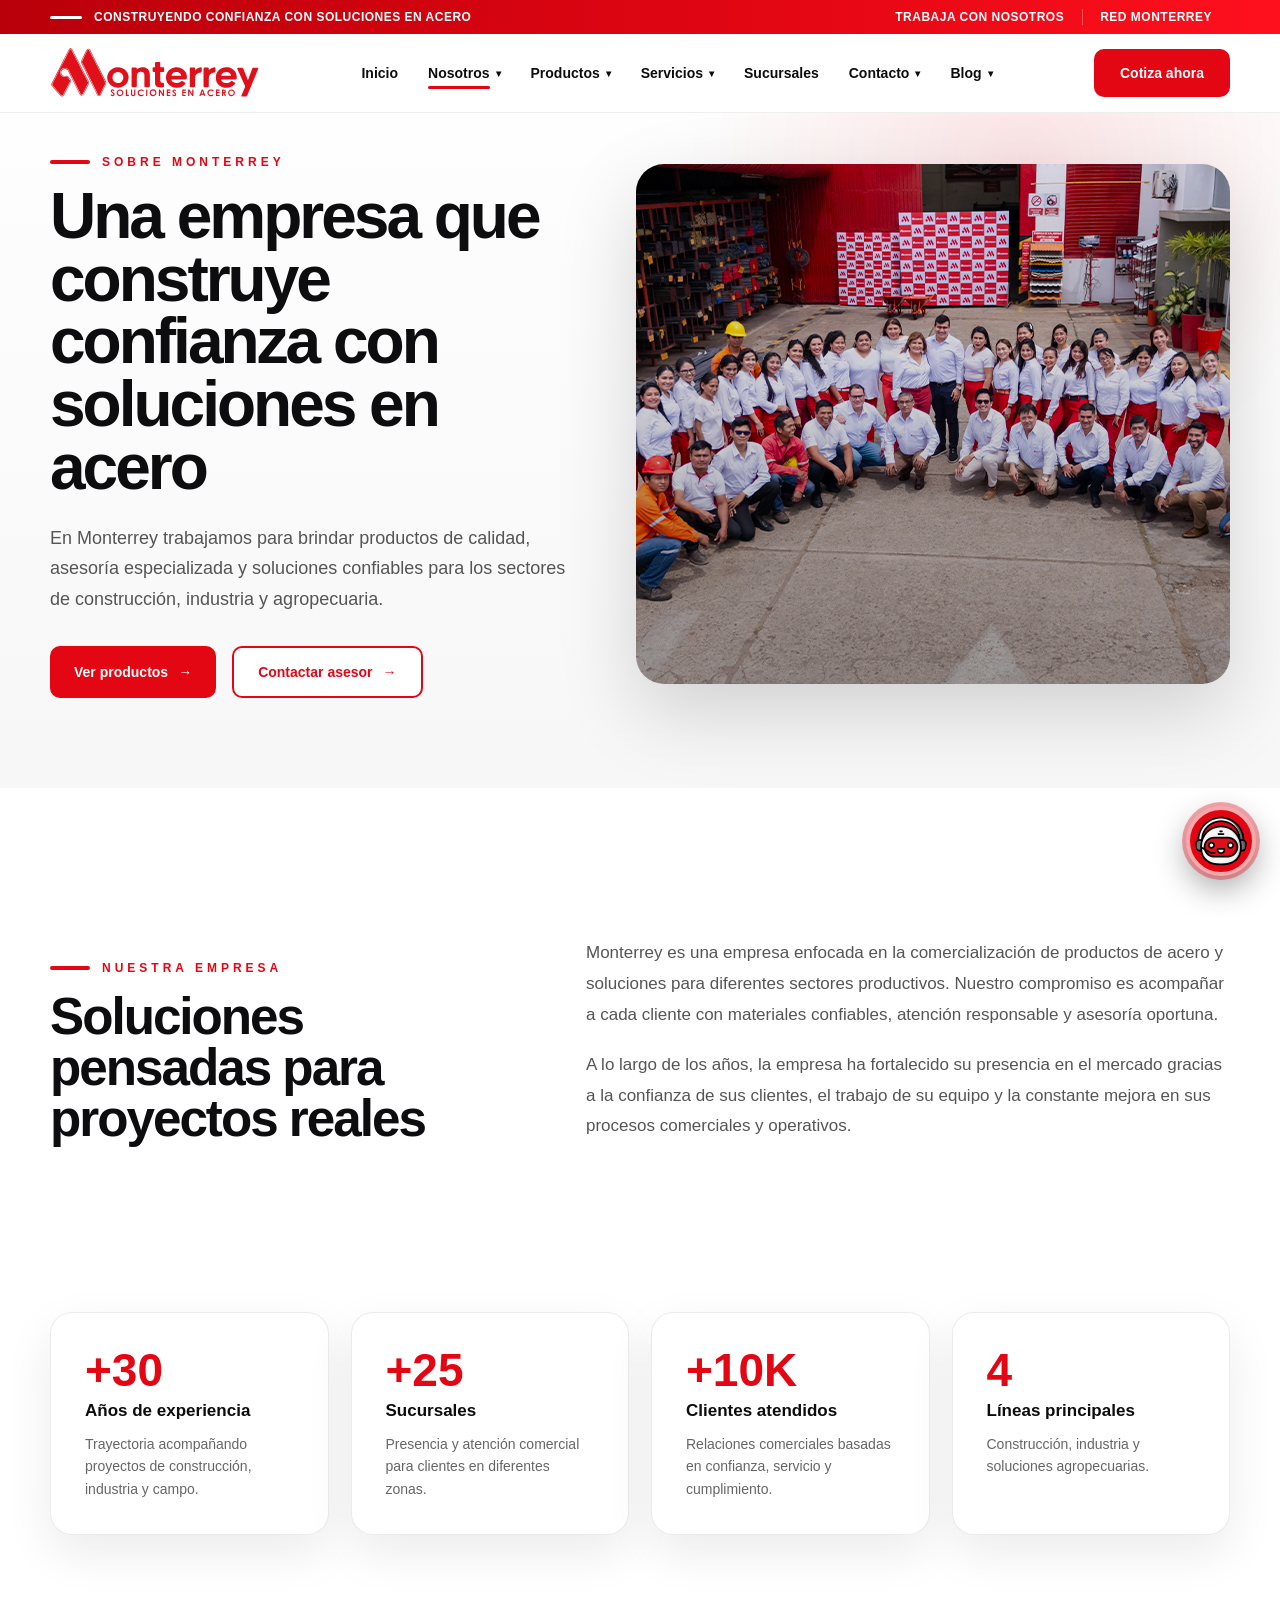
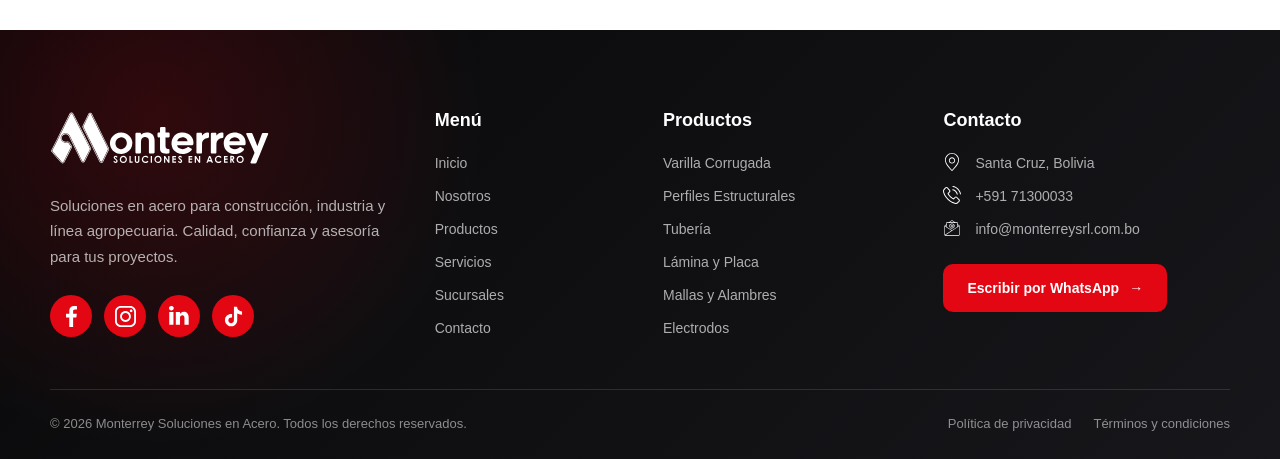
<file: Proposito.html>
<!doctype html>
<html lang="es">
  <head>
    <meta charset="UTF-8" />
    <meta name="viewport" content="width=device-width, initial-scale=1.0" />

    <title>Nosotros | Monterrey Soluciones en Acero</title>

    <link rel="stylesheet" href="css/style.css" />
  </head>

  <body>
    <!---------------------------------------------------------------------------------------->
    <!-----------------------------------------HEADER----------------------------------------->
    <!---------------------------------------------------------------------------------------->
    <header class="header" id="header">
      <div class="top-bar">
        <div class="container top-bar-content">
          <div class="top-bar-message">
            <span>Construyendo confianza con soluciones en acero</span>
          </div>

          <div class="top-bar-links">
            <a href="#">Trabaja con nosotros</a>
            <a href="#">Red Monterrey</a>
          </div>
        </div>
      </div>

      <div class="container nav">
        <a href="index.html" class="brand">
          <img
            src="img/logo-monterrey.svg"
            alt="Monterrey Soluciones en Acero"
            class="brand-logo"
          />
        </a>

        <nav class="nav-menu" id="navMenu">
          <div class="mobile-extra-links">
            <a href="#">Trabaja con Nosotros</a>
            <a href="#">Red Monterrey</a>
          </div>
          <div class="nav-item">
            <a href="index.html">Inicio</a>
          </div>

          <div class="nav-item has-dropdown">
            <button type="button" class="dropdown-toggle">
              <a class="active">Nosotros</a>
              <span class="dropdown-arrow">▾</span>
            </button>

            <div class="dropdown-menu">
              <a href="Proposito.html" aria-current="page">Proposito</a>
              <a href="certificaciones.html">Certificaciones</a>
              <a href="historia.html">Historia</a>
              <a href="MisionyVision.html">Misión y visión</a>
            </div>
          </div>
          <div class="nav-item has-dropdown products-dropdown">
            <button type="button" class="dropdown-toggle">
              Productos<span class="dropdown-arrow">▾</span>
            </button>
            <div class="dropdown-menu products-mega-menu">
              <div class="products-menu-links">
                <a
                  href="productos-construccion.html"
                  data-image="img/construccion.jpg"
                >
                  <span>Solución en construcción</span
                  ><small
                    >Materiales para obras, estructuras e
                    infraestructura.</small
                  >
                </a>
                <a
                  href="productos.html#industrial"
                  data-image="img/industria.jpg"
                >
                  <span>Solución industrial</span
                  ><small
                    >Productos para industria, fabricación y
                    transformación.</small
                  >
                </a>
                <a
                  href="productos.html#agropecuaria"
                  data-image="img/agropecuaria.jpg"
                  ><span>Solución agropecuaria</span>
                  <small>Materiales resistentes para campo y ganadería.</small>
                </a>
                <a
                  href="productos.html#metalmecanica"
                  data-image="img/metalmecanica.jpg"
                  ><span>Solución metalmecánica</span>
                  <small
                    >Soluciones para talleres y estructuras metálicas.</small
                  >
                </a>
              </div>
              <div class="products-menu-preview">
                <img
                  src="img/construccion.jpg"
                  alt="Soluciones Monterrey"
                  id="productsMenuImage"
                />
                <div class="products-preview-label">
                  <span>Monterrey</span><strong>Soluciones en acero</strong>
                </div>
              </div>
            </div>
          </div>
          <div class="nav-item has-dropdown">
            <button type="button" class="dropdown-toggle">
              Servicios
              <span class="dropdown-arrow">▾</span>
            </button>

            <div class="dropdown-menu">
              <a href="servicios.html" class="services-menu-main">
                Ver todos los servicios
              </a>

              <a href="servicios.html#corte-doblado"> Corte y doblado </a>

              <a href="servicios.html#corte-limpio"> Corte limpio </a>

              <a href="servicios.html#canastillos"> Armado de canastillos </a>

              <a href="servicios.html#cabezales"> Armado para cabezales </a>
            </div>
          </div>
          <div class="nav-item">
            <a href="sucursales.html">Sucursales</a>
          </div>
          <div class="nav-item has-dropdown">
            <button type="button" class="dropdown-toggle">
              Contacto
              <span class="dropdown-arrow">▾</span>
            </button>
            <div class="dropdown-menu">
              <a href="contacto.html"> Ir a contacto </a>

              <a href="contacto.html#formulario"> Formulario </a>

              <a href="contacto.html#whatsapp"> WhatsApp </a>

              <a href="contacto.html#correo"> Correo </a>

              <a href="sucursales.html"> Ubicación y sucursales </a>
            </div>
          </div>
          <div class="nav-item has-dropdown">
            <button type="button" class="dropdown-toggle">
              Blog
              <span class="dropdown-arrow">▾</span>
            </button>
            <div class="dropdown-menu">
              <a href="blog.html"> Ver todas las publicaciones </a>

              <a href="blog.html#noticias"> Noticias </a>

              <a href="blog.html#consejos"> Consejos </a>

              <a href="blog.html#comunicados"> Comunicados </a>

              <a href="blog.html#prensa"> Prensa </a>
            </div>
          </div>
        </nav>
        <a href="#" class="btn-header">Cotiza ahora</a>
        <button class="menu-toggle" id="menuToggle" aria-label="Abrir menú">
          <span></span>
          <span></span>
          <span></span>
        </button>
      </div>
    </header>
    <main>
      <!-- HERO NOSOTROS -->
      <section class="about-hero">
        <div class="container about-hero-content">
          <div class="about-hero-text reveal">
            <span class="section-subtitle">Sobre Monterrey</span>

            <h1>Una empresa que construye confianza con soluciones en acero</h1>

            <p>
              En Monterrey trabajamos para brindar productos de calidad,
              asesoría especializada y soluciones confiables para los sectores
              de construcción, industria y agropecuaria.
            </p>

            <div class="about-hero-buttons">
              <a href="#" class="btn-primary">
                Ver productos
                <span>→</span>
              </a>

              <a href="#" class="btn-secondary">
                Contactar asesor
                <span>→</span>
              </a>
            </div>
          </div>

          <div class="about-hero-image reveal delay-1">
            <img src="img/grupal.jpg" alt="Empresa Monterrey" />
          </div>
        </div>
      </section>

      <!-- PRESENTACIÓN EMPRESA -->
      <section class="about-intro">
        <div class="container about-intro-grid">
          <div class="about-intro-left reveal">
            <span class="section-subtitle">Nuestra empresa</span>
            <h2>Soluciones pensadas para proyectos reales</h2>
          </div>

          <div class="about-intro-right reveal delay-1">
            <p>
              Monterrey es una empresa enfocada en la comercialización de
              productos de acero y soluciones para diferentes sectores
              productivos. Nuestro compromiso es acompañar a cada cliente con
              materiales confiables, atención responsable y asesoría oportuna.
            </p>

            <p>
              A lo largo de los años, la empresa ha fortalecido su presencia en
              el mercado gracias a la confianza de sus clientes, el trabajo de
              su equipo y la constante mejora en sus procesos comerciales y
              operativos.
            </p>
          </div>
        </div>
      </section>

      <!-- DATOS / IMPACTO -->
      <section class="about-stats">
        <div class="container stats-grid">
          <div class="stat-card reveal">
            <strong>+30</strong>
            <span>Años de experiencia</span>
            <p>
              Trayectoria acompañando proyectos de construcción, industria y
              campo.
            </p>
          </div>

          <div class="stat-card reveal delay-1">
            <strong>+25</strong>
            <span>Sucursales</span>
            <p>
              Presencia y atención comercial para clientes en diferentes zonas.
            </p>
          </div>

          <div class="stat-card reveal delay-2">
            <strong>+10K</strong>
            <span>Clientes atendidos</span>
            <p>
              Relaciones comerciales basadas en confianza, servicio y
              cumplimiento.
            </p>
          </div>

          <div class="stat-card reveal delay-3">
            <strong>4</strong>
            <span>Líneas principales</span>
            <p>Construcción, industria y soluciones agropecuarias.</p>
          </div>
        </div>
      </section>
    </main>

    <!----------------------------------------------------------->
    <!-- FOOTER -->
    <!----------------------------------------------------------->
    <footer class="footer">
      <div class="container">
        <div class="footer-content">
          <!-- COLUMNA 1 -->
          <div class="footer-col footer-brand">
            <a href="index.html" class="footer-logo">
              <img
                src="img/logo-monterrey-blanco.svg"
                alt="Monterrey Soluciones en Acero"
              />
            </a>

            <p>
              Soluciones en acero para construcción, industria y línea
              agropecuaria. Calidad, confianza y asesoría para tus proyectos.
            </p>

            <div class="footer-social">
              <a
                href="https://www.facebook.com/Importadoramonterreysrl"
                target="_blank"
                class="footer-social-icon"
              >
                <img src="img/icons/footer/facebook.svg" alt="Facebook" />
              </a>

              <a
                href="https://www.instagram.com/monterreysrl/"
                target="_blank"
                class="footer-social-icon"
              >
                <img src="img/icons/footer/instagram.svg" alt="Instagram" />
              </a>

              <a
                href="https://www.linkedin.com/company/importadora-monterrey/posts/?feedView=all"
                target="_blank"
                class="footer-social-icon"
              >
                <img src="img/icons/footer/linkedin.svg" alt="linkedin" />
              </a>

              <a
                href="https://www.tiktok.com/@monterrey_srl"
                target="_blank"
                class="footer-social-icon"
              >
                <img src="img/icons/footer/tiktok.svg" alt="Tiktok" />
              </a>
            </div>
          </div>

          <!-- COLUMNA 2 -->
          <div class="footer-col">
            <h3>Menú</h3>

            <ul>
              <li><a href="index.html">Inicio</a></li>
              <li><a href="nosotros.html">Nosotros</a></li>
              <li><a href="productos.html">Productos</a></li>
              <li><a href="servicios.html">Servicios</a></li>
              <li><a href="sucursales.html">Sucursales</a></li>
              <li><a href="contacto.html">Contacto</a></li>
            </ul>
          </div>

          <!-- COLUMNA 3 -->
          <div class="footer-col">
            <h3>Productos</h3>

            <ul>
              <li><a href="productos.html">Varilla Corrugada</a></li>
              <li><a href="productos.html">Perfiles Estructurales</a></li>
              <li><a href="productos.html">Tubería</a></li>
              <li><a href="productos.html">Lámina y Placa</a></li>
              <li><a href="productos.html">Mallas y Alambres</a></li>
              <li><a href="productos.html">Electrodos</a></li>
            </ul>
          </div>

          <!-- COLUMNA 4 -->
          <div class="footer-col">
            <h3>Contacto</h3>

            <ul class="footer-contact">
              <li>
                <span class="footer-contact-icon">
                  <img src="img/icons/footer/ubicacion.svg" alt="Ubicación" />
                </span>
                Santa Cruz, Bolivia
              </li>

              <li>
                <span class="footer-contact-icon">
                  <img src="img/icons/footer/telefono.svg" alt="Teléfono" />
                </span>
                +591 71300033
              </li>

              <li>
                <span class="footer-contact-icon">
                  <img src="img/icons/footer/correo.svg" alt="Correo" />
                </span>
                info@monterreysrl.com.bo
              </li>
            </ul>

            <a
              href="https://wa.me/59171300033"
              target="_blank"
              class="footer-whatsapp"
            >
              Escribir por WhatsApp
              <strong>→</strong>
            </a>
          </div>
        </div>

        <div class="footer-bottom">
          <p>
            © 2026 Monterrey Soluciones en Acero. Todos los derechos reservados.
          </p>

          <div class="footer-bottom-links">
            <a href="#">Política de privacidad</a>
            <a href="#">Términos y condiciones</a>
          </div>
        </div>
      </div>
    </footer>

    <!-------------------------------------------------------------------------------------------------------------------->
    <!------------------------------------ BOT DE PREGUNTAS Y RESPUESTAS ------------------------------------------------->
    <!-------------------------------------------------------------------------------------------------------------------->
    <div class="chatbot-container">
      <div class="chatbot-welcome" id="chatbotWelcome">
        ¡Hola! ¿En qué te puedo ayudar?
      </div>

      <button class="chatbot-button" id="chatbotButton" aria-label="Abrir chat">
        <span class="chatbot-pulse"></span>

        <img
          src="img/icons/bot.svg"
          alt="Asistente virtual"
          class="chatbot-icon"
        />
      </button>

      <div class="chatbot-box" id="chatbotBox">
        <div class="chatbot-header">
          <div>
            <h3>Asistente Virtual Monterrey</h3>
            <span>Chatea con nosotros</span>
          </div>
          <button id="closeChatbot">×</button>
        </div>

        <div class="chatbot-messages" id="chatbotMessages">
          <div class="bot-message">
            Hola Soy el asistente virtual de monterrey. ¿En qué puedo ayudarte?
          </div>
        </div>

        <div class="quick-questions">
          <button onclick="quickQuestion('productos')">Productos</button>
          <button onclick="quickQuestion('ubicacion')">Ubicación</button>
          <button onclick="quickQuestion('contacto')">Contacto</button>
          <button onclick="quickQuestion('horarios')">Horarios</button>
        </div>

        <div class="chatbot-input">
          <input
            type="text"
            id="userInput"
            placeholder="Escribe tu pregunta..."
          />
          <button id="sendMessage">Enviar</button>
        </div>
      </div>
    </div>
    <!--------------------------------------------------------------------------------------------->
    <!--------------------------------------------------------------------------------------------->

    <script src="js/main.js"></script>
  </body>
</html>
</file>
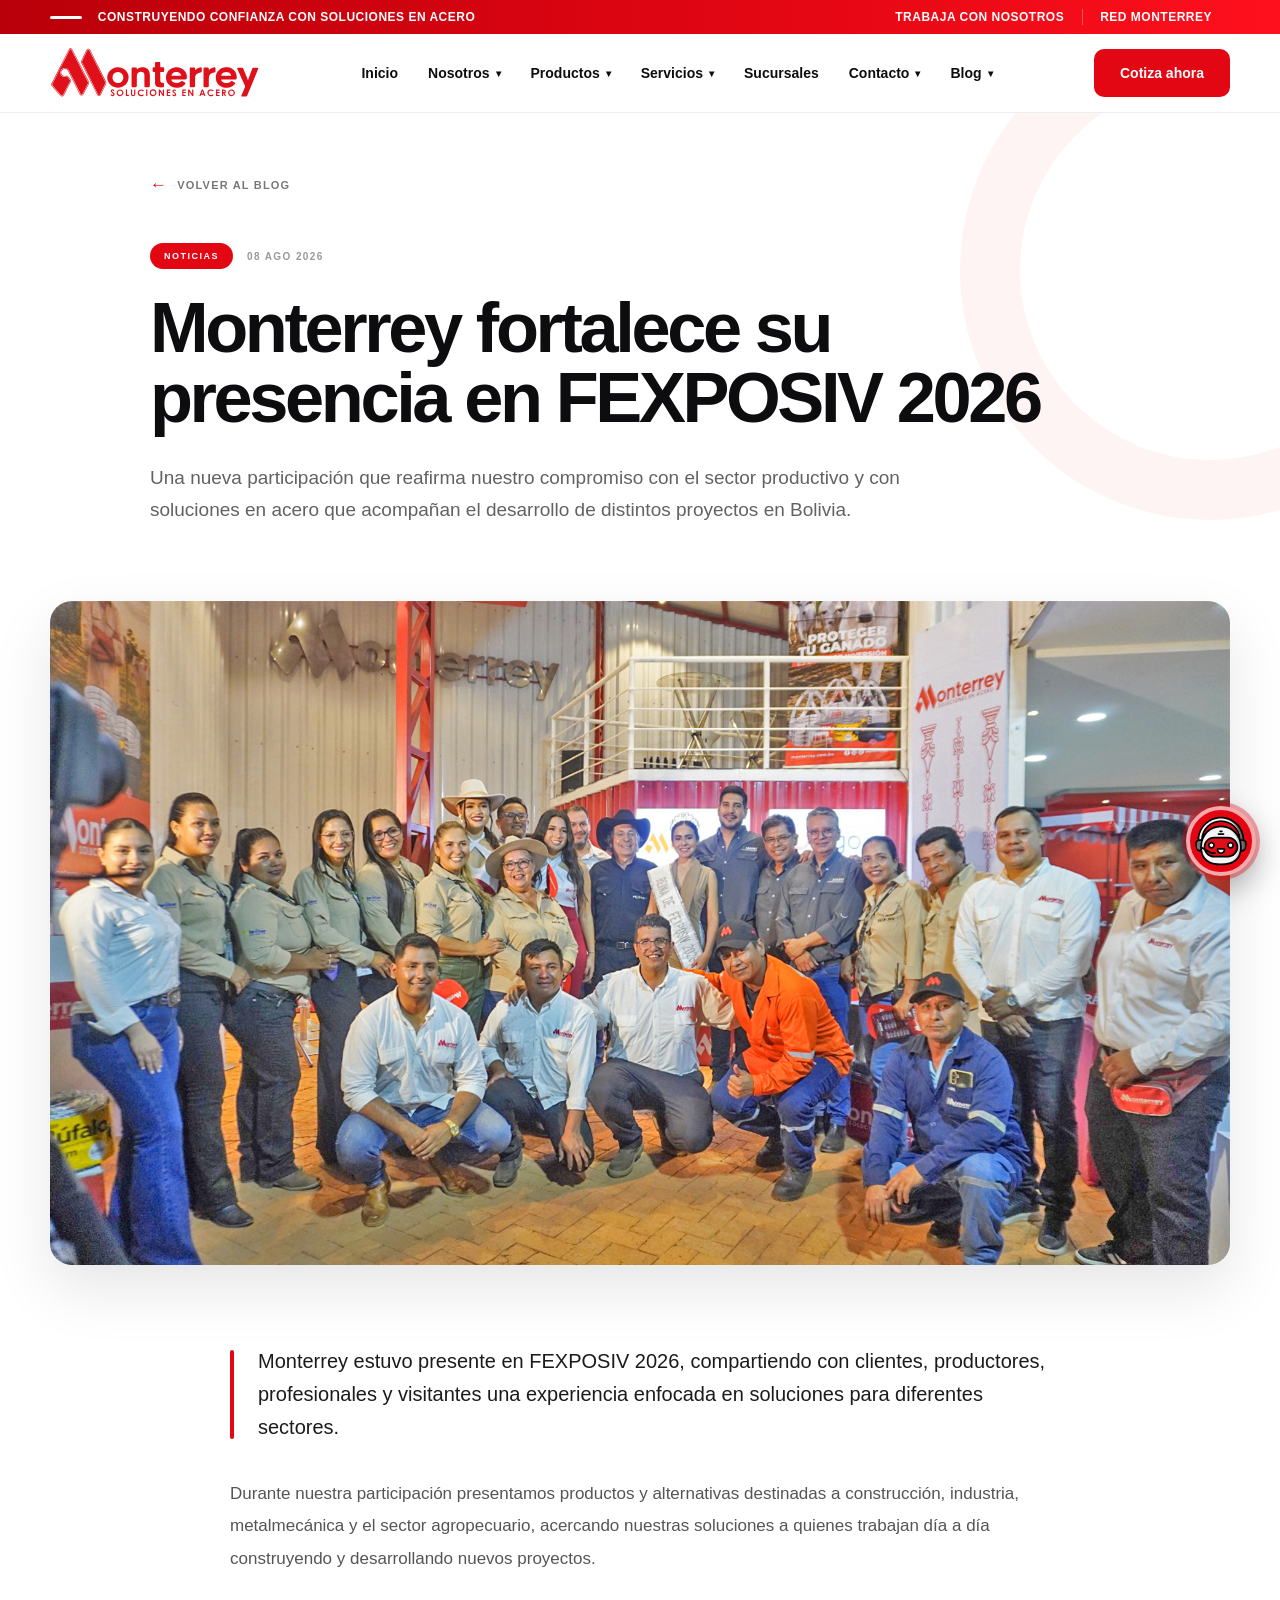
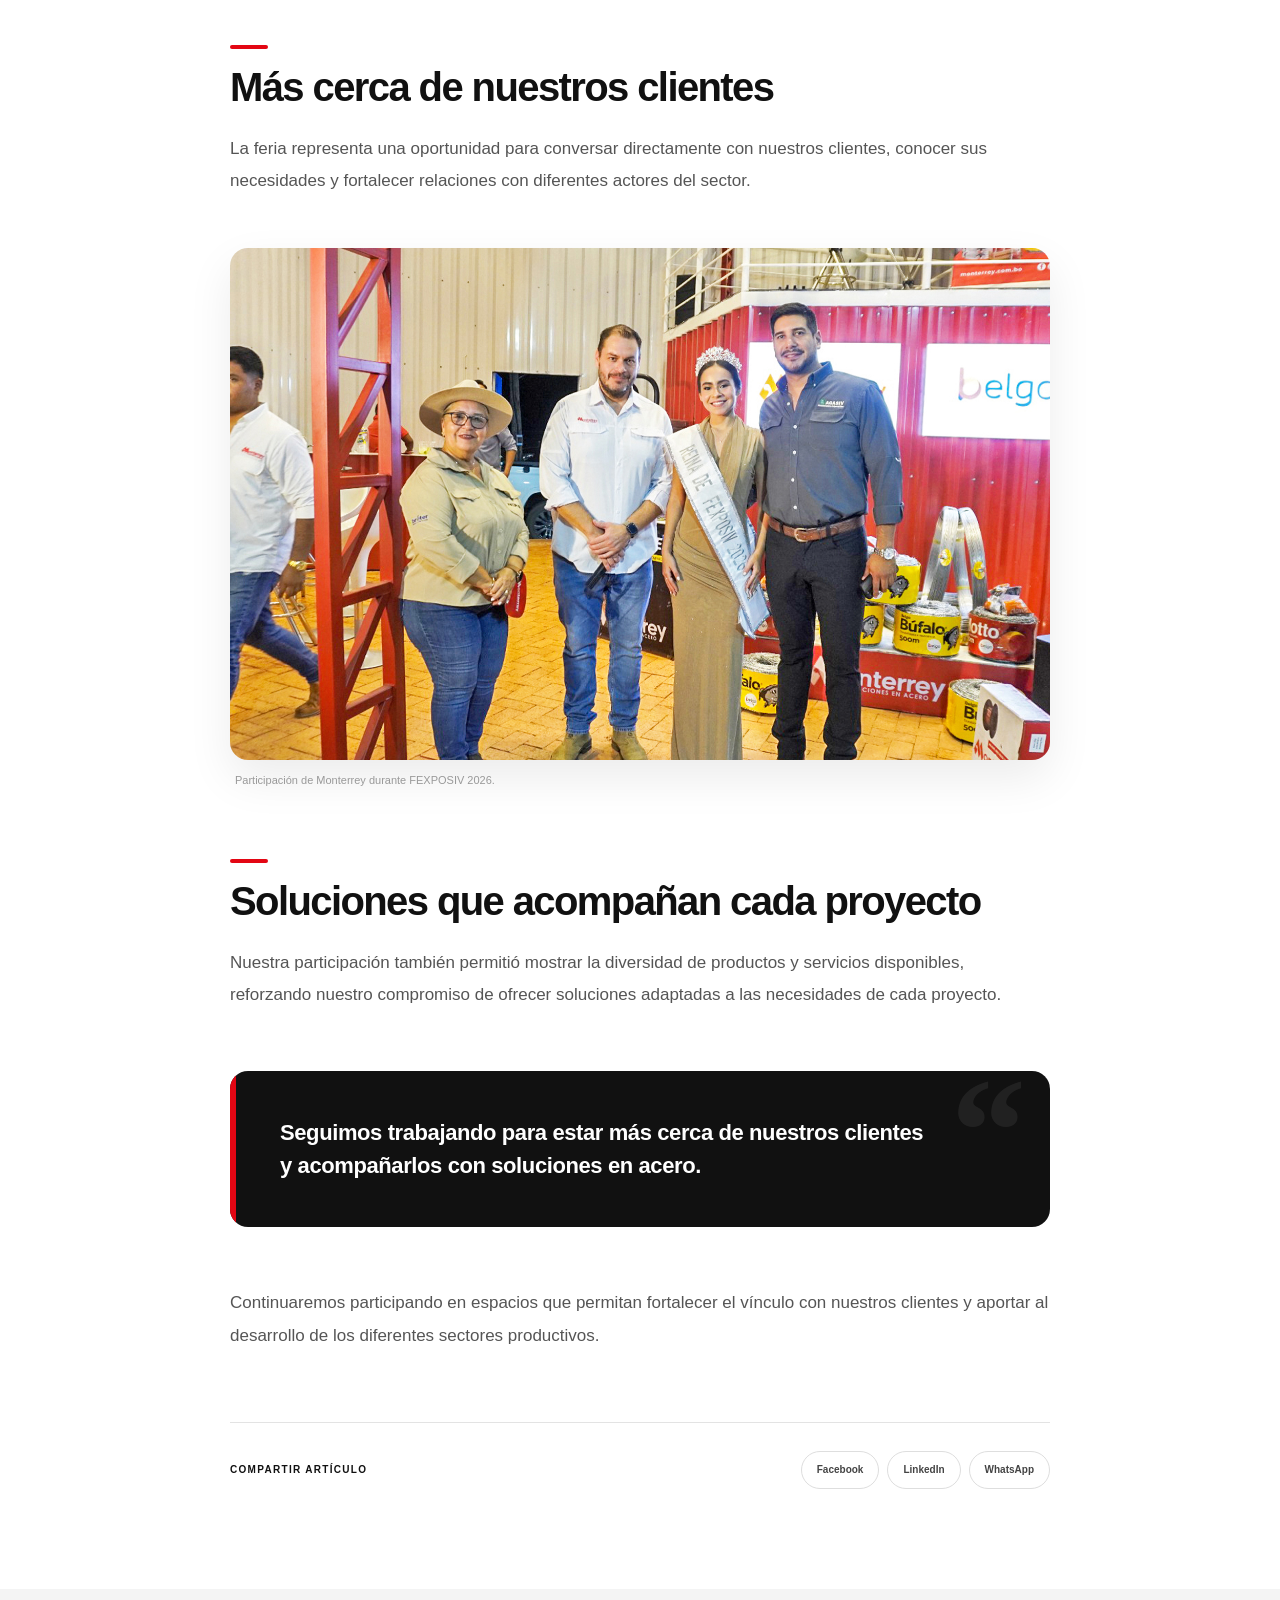
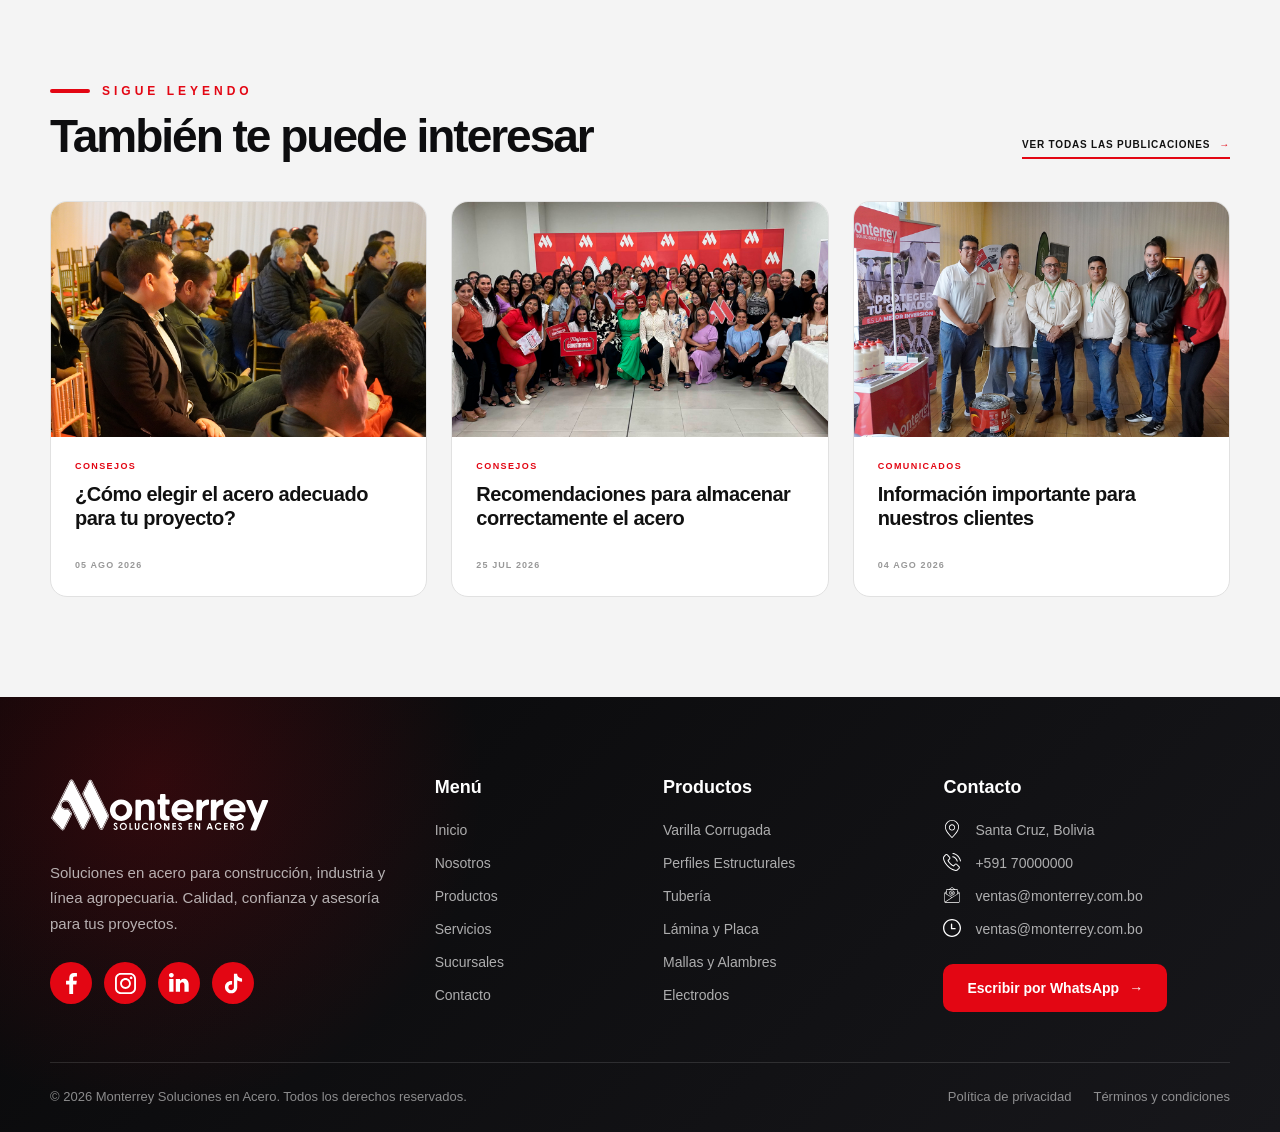
<file: articulos/fexposiv-2026.html>
<!doctype html>
<html lang="es">
  <head>
    <meta charset="utf-8" />
    <meta content="width=device-width, initial-scale=1.0" name="viewport" />
    <title>Monterrey en FEXPOSIV 2026 | Blog Monterrey</title>
    <link href="../css/style.css" rel="stylesheet" />
  </head>
  <body>
    <!---------------------------------------------------------------------------------------->
    <!-----------------------------------------HEADER----------------------------------------->
    <!---------------------------------------------------------------------------------------->
    <header class="header" id="header">
      <div class="top-bar">
        <div class="container top-bar-content">
          <div class="top-bar-message">
            <span> Construyendo confianza con soluciones en acero </span>
          </div>
          <div class="top-bar-links">
            <a href="#"> Trabaja con nosotros </a>
            <a href="#"> Red Monterrey </a>
          </div>
        </div>
      </div>
      <div class="container nav">
        <a class="brand" href="../index.html">
          <img
            alt="Monterrey Soluciones en Acero"
            class="brand-logo"
            src="../img/logo-monterrey.svg"
          />
        </a>
        <nav class="nav-menu" id="navMenu">
          <div class="mobile-extra-links">
            <a href="#"> Trabaja con Nosotros </a>
            <a href="#"> Red Monterrey </a>
          </div>
          <div class="nav-item">
            <a href="../index.html"> Inicio </a>
          </div>
          <div class="nav-item has-dropdown">
            <button class="dropdown-toggle" type="button">
              Nosotros
              <span class="dropdown-arrow">▾</span>
            </button>
            <div class="dropdown-menu">
              <a href="../Proposito.html"> Proposito </a>
              <a aria-current="page" href="../certificaciones.html">
                Certificaciones
              </a>
              <a href="../historia.html"> Historia </a>
              <a href="../MisionyVision.html"> Misión y visión </a>
            </div>
          </div>
          <div class="nav-item has-dropdown products-dropdown">
            <button class="dropdown-toggle" type="button">
              Productos
              <span class="dropdown-arrow">▾</span>
            </button>
            <div class="dropdown-menu products-mega-menu">
              <div class="products-menu-links">
                <a
                  aria-current="page"
                  data-image="../img/construccion.jpg"
                  href="../productos-construccion.html"
                >
                  <span> Solución en construcción </span>
                  <small>
                    Materiales para obras, estructuras e infraestructura.
                  </small>
                </a>
                <a
                  data-image="../img/industria.jpg"
                  href="../productos.html#industrial"
                >
                  <span> Solución industrial </span>
                  <small>
                    Productos para industria, fabricación y transformación.
                  </small>
                </a>
                <a
                  data-image="../img/agropecuaria.jpg"
                  href="../productos.html#agropecuaria"
                >
                  <span> Solución agropecuaria </span>
                  <small>
                    Materiales resistentes para campo y ganadería.
                  </small>
                </a>
                <a
                  data-image="../img/metalmecanica.jpg"
                  href="../productos.html#metalmecanica"
                >
                  <span> Solución metalmecánica </span>
                  <small>
                    Soluciones para talleres y estructuras metálicas.
                  </small>
                </a>
              </div>
              <div class="products-menu-preview">
                <img
                  alt="Soluciones Monterrey"
                  id="productsMenuImage"
                  src="../img/construccion.jpg"
                />
                <div class="products-preview-label">
                  <span> Monterrey </span>
                  <strong> Soluciones en acero </strong>
                </div>
              </div>
            </div>
          </div>
          <div class="nav-item has-dropdown">
            <button class="dropdown-toggle" type="button">
              Servicios
              <span class="dropdown-arrow">▾</span>
            </button>
            <div class="dropdown-menu">
              <a class="services-menu-main" href="../servicios.html">
                Ver todos los servicios
              </a>
              <a href="../servicios.html#corte-doblado"> Corte y doblado </a>
              <a href="../servicios.html#corte-limpio"> Corte limpio </a>
              <a href="../servicios.html#canastillos">
                Armado de canastillos
              </a>
              <a href="../servicios.html#cabezales"> Armado para cabezales </a>
            </div>
          </div>
          <div class="nav-item">
            <a href="../sucursales.html"> Sucursales </a>
          </div>
          <div class="nav-item has-dropdown">
            <button class="dropdown-toggle" type="button">
              Contacto
              <span class="dropdown-arrow">▾</span>
            </button>
            <div class="dropdown-menu">
              <a href="../contacto.html"> Ir a contacto </a>
              <a href="../contacto.html#formulario"> Formulario </a>
              <a href="../contacto.html#whatsapp"> WhatsApp </a>
              <a href="../contacto.html#correo"> Correo </a>
              <a href="../sucursales.html"> Ubicación y sucursales </a>
            </div>
          </div>
          <div class="nav-item has-dropdown">
            <button aria-current="page" class="dropdown-toggle" type="button">
              Blog
              <span class="dropdown-arrow">▾</span>
            </button>
            <div class="dropdown-menu">
              <a href="../blog.html"> Ver todas las publicaciones </a>
              <a href="../blog.html#noticias"> Noticias </a>
              <a href="../blog.html#consejos"> Consejos </a>
              <a href="../blog.html#comunicados"> Comunicados </a>
              <a href="../blog.html#prensa"> Prensa </a>
            </div>
          </div>
        </nav>
        <a class="btn-header" href="#"> Cotiza ahora </a>
        <button
          aria-label="Abrir menú"
          class="menu-toggle"
          id="menuToggle"
        >
          <span> </span>
          <span> </span>
          <span> </span>
        </button>
      </div>
    </header>
    <main>
      <section class="article-hero">
        <div class="container article-hero-container reveal">
          <a class="article-back" href="../blog.html">
            <span> &larr; </span>
            Volver al blog
          </a>
          <div class="article-meta">
            <span class="article-category"> Noticias </span>
            <span class="article-date"> 08 AGO 2026 </span>
          </div>
          <h1>Monterrey fortalece su presencia en FEXPOSIV 2026</h1>
          <p class="article-lead">
            Una nueva participación que reafirma nuestro compromiso con el
            sector productivo y con soluciones en acero que acompañan el
            desarrollo de distintos proyectos en Bolivia.
          </p>
        </div>
      </section>
      <section class="article-cover">
        <div class="container">
          <figure class="article-cover-image reveal">
            <img
              alt="Monterrey en FEXPOSIV 2026"
              src="../img/blog/fexposiv-2026.jpg"
            />
          </figure>
        </div>
      </section>
      <article class="article-content">
        <div class="article-content-container">
          <p class="article-intro">
            Monterrey estuvo presente en FEXPOSIV 2026,
            compartiendo con clientes, productores, profesionales y visitantes
            una experiencia enfocada en soluciones para diferentes sectores.
          </p>
          <p>
            Durante nuestra participación presentamos productos y alternativas
            destinadas a construcción, industria, metalmecánica y el sector
            agropecuario, acercando nuestras soluciones a quienes trabajan día a
            día construyendo y desarrollando nuevos proyectos.
          </p>
          <h2>Más cerca de nuestros clientes</h2>
          <p>
            La feria representa una oportunidad para conversar directamente con
            nuestros clientes, conocer sus necesidades y fortalecer relaciones
            con diferentes actores del sector.
          </p>
          <figure class="article-inline-image">
            <img
              alt="Stand Monterrey durante FEXPOSIV 2026"
              src="../img/blog/fexposiv-interior.jpg"
            />
            <figcaption>
              Participación de Monterrey durante FEXPOSIV 2026.
            </figcaption>
          </figure>
          <h2>Soluciones que acompañan cada proyecto</h2>
          <p>
            Nuestra participación también permitió mostrar la diversidad de
            productos y servicios disponibles, reforzando nuestro compromiso de
            ofrecer soluciones adaptadas a las necesidades de cada proyecto.
          </p>
          <blockquote class="article-highlight">
            <span> &ldquo; </span>
            <p>
              Seguimos trabajando para estar más cerca de nuestros clientes y
              acompañarlos con soluciones en acero.
            </p>
          </blockquote>
          <p>
            Continuaremos participando en espacios que permitan fortalecer el
            vínculo con nuestros clientes y aportar al desarrollo de los
            diferentes sectores productivos.
          </p>
          <div class="article-share">
            <span> Compartir artículo </span>
            <div>
              <a
                href="https://www.facebook.com/sharer/sharer.php"
                rel="noopener"
                target="_blank"
              >
                Facebook
              </a>
              <a
                href="https://www.linkedin.com/sharing/share-offsite/"
                rel="noopener"
                target="_blank"
              >
                LinkedIn
              </a>
              <a
                href="https://wa.me/?text=Monterrey%20en%20FEXPOSIV%202026"
                rel="noopener"
                target="_blank"
              >
                WhatsApp
              </a>
            </div>
          </div>
        </div>
      </article>
      <section class="article-related">
        <div class="container">
          <div class="section-header reveal">
            <div>
              <span class="section-subtitle"> Sigue leyendo </span>
              <h2>También te puede interesar</h2>
            </div>
            <a class="article-related-all" href="../blog.html">
              Ver todas las publicaciones
              <span> &rarr; </span>
            </a>
          </div>
          <div class="article-related-grid">
            <article class="article-related-card reveal">
              <a href="como-elegir-acero.html">
                <div class="article-related-image">
                  <img
                    alt="Cómo elegir el acero adecuado"
                    src="../img/blog/consejo-01.jpg"
                  />
                </div>
                <div class="article-related-content">
                  <span> Consejos </span>
                  <h3>¿Cómo elegir el acero adecuado para tu proyecto?</h3>
                  <small> 05 AGO 2026 </small>
                </div>
              </a>
            </article>
            <article class="article-related-card reveal delay-1">
              <a href="almacenamiento-acero.html">
                <div class="article-related-image">
                  <img
                    alt="Almacenamiento correcto del acero"
                    src="../img/blog/consejo-02.jpg"
                  />
                </div>
                <div class="article-related-content">
                  <span> Consejos </span>
                  <h3>Recomendaciones para almacenar correctamente el acero</h3>
                  <small> 25 JUL 2026 </small>
                </div>
              </a>
            </article>
            <article class="article-related-card reveal delay-2">
              <a href="comunicado-feriado.html">
                <div class="article-related-image">
                  <img
                    alt="Comunicados Monterrey"
                    src="../img/blog/comunicado-01.jpg"
                  />
                </div>
                <div class="article-related-content">
                  <span> Comunicados </span>
                  <h3>Información importante para nuestros clientes</h3>
                  <small> 04 AGO 2026 </small>
                </div>
              </a>
            </article>
          </div>
        </div>
      </section>
    </main>
    <!----------------------------------------------------------->
    <!-- FOOTER -->
    <!----------------------------------------------------------->
    <footer class="footer">
      <div class="container">
        <div class="footer-content">
          <!-- COLUMNA 1 -->
          <div class="footer-col footer-brand">
            <a class="footer-logo" href="../index.html">
              <img
                alt="Monterrey Soluciones en Acero"
                src="../img/logo-monterrey-blanco.svg"
              />
            </a>
            <p>
              Soluciones en acero para construcción, industria y línea
              agropecuaria. Calidad, confianza y asesoría para tus proyectos.
            </p>
            <div class="footer-social">
              <a
                class="footer-social-icon"
                href="https://www.facebook.com/Importadoramonterreysrl"
                target="_blank"
              >
                <img alt="Facebook" src="../img/icons/footer/facebook.svg" />
              </a>
              <a
                class="footer-social-icon"
                href="https://www.instagram.com/monterreysrl/"
                target="_blank"
              >
                <img alt="Instagram" src="../img/icons/footer/instagram.svg" />
              </a>
              <a
                class="footer-social-icon"
                href="https://www.linkedin.com/company/importadora-monterrey/posts/?feedView=all"
                target="_blank"
              >
                <img alt="linkedin" src="../img/icons/footer/linkedin.svg" />
              </a>
              <a
                class="footer-social-icon"
                href="https://www.tiktok.com/@monterrey_srl"
                target="_blank"
              >
                <img alt="Tiktok" src="../img/icons/footer/tiktok.svg" />
              </a>
            </div>
          </div>
          <!-- COLUMNA 2 -->
          <div class="footer-col">
            <h3>Menú</h3>
            <ul>
              <li>
                <a href="../index.html"> Inicio </a>
              </li>
              <li>
                <a href="../nosotros.html"> Nosotros </a>
              </li>
              <li>
                <a href="../productos.html"> Productos </a>
              </li>
              <li>
                <a href="../servicios.html"> Servicios </a>
              </li>
              <li>
                <a href="../sucursales.html"> Sucursales </a>
              </li>
              <li>
                <a href="../contacto.html"> Contacto </a>
              </li>
            </ul>
          </div>
          <!-- COLUMNA 3 -->
          <div class="footer-col">
            <h3>Productos</h3>
            <ul>
              <li>
                <a href="../productos.html"> Varilla Corrugada </a>
              </li>
              <li>
                <a href="../productos.html"> Perfiles Estructurales </a>
              </li>
              <li>
                <a href="../productos.html"> Tubería </a>
              </li>
              <li>
                <a href="../productos.html"> Lámina y Placa </a>
              </li>
              <li>
                <a href="../productos.html"> Mallas y Alambres </a>
              </li>
              <li>
                <a href="../productos.html"> Electrodos </a>
              </li>
            </ul>
          </div>
          <!-- COLUMNA 4 -->
          <div class="footer-col">
            <h3>Contacto</h3>
            <ul class="footer-contact">
              <li>
                <span class="footer-contact-icon">
                  <img
                    alt="Ubicación"
                    src="../img/icons/footer/ubicacion.svg"
                  />
                </span>
                Santa Cruz, Bolivia
              </li>
              <li>
                <span class="footer-contact-icon">
                  <img alt="Teléfono" src="../img/icons/footer/telefono.svg" />
                </span>
                +591 70000000
              </li>
              <li>
                <span class="footer-contact-icon">
                  <img alt="Correo" src="../img/icons/footer/correo.svg" />
                </span>
                ventas@monterrey.com.bo
              </li>
              <li>
                <span class="footer-contact-icon">
                  <img alt="horario" src="../img/icons/footer/horario.svg" />
                </span>
                ventas@monterrey.com.bo
              </li>
            </ul>
            <a
              class="footer-whatsapp"
              href="https://wa.me/59171300033"
              target="_blank"
            >
              Escribir por WhatsApp
              <strong> &rarr; </strong>
            </a>
          </div>
        </div>
        <div class="footer-bottom">
          <p>
            &copy; 2026 Monterrey Soluciones en Acero. Todos los derechos
            reservados.
          </p>
          <div class="footer-bottom-links">
            <a href="#"> Política de privacidad </a>
            <a href="#"> Términos y condiciones </a>
          </div>
        </div>
      </div>
    </footer>
    <!-------------------------------------------------------------------------------------------------------------------->
    <!------------------------------------ BOT DE PREGUNTAS Y RESPUESTAS ------------------------------------------------->
    <!-------------------------------------------------------------------------------------------------------------------->
    <div class="chatbot-container">
      <div class="chatbot-welcome" id="chatbotWelcome">
        &iexcl;Hola! &iquest;En qu&eacute; te puedo ayudar?
      </div>
      <button aria-label="Abrir chat" class="chatbot-button" id="chatbotButton">
        <span class="chatbot-pulse"> </span>
        <img
          alt="Asistente virtual"
          class="chatbot-icon"
          src="../img/icons/bot.svg"
        />
      </button>
      <div class="chatbot-box" id="chatbotBox">
        <div class="chatbot-header">
          <div>
            <h3>Asistente Virtual Monterrey</h3>
            <span> Chatea con nosotros </span>
          </div>
          <button id="closeChatbot">&times;</button>
        </div>
        <div class="chatbot-messages" id="chatbotMessages">
          <div class="bot-message">
            Hola Soy el asistente virtual de monterrey. En qué puedo ayudarte?
          </div>
        </div>
        <div class="quick-questions">
          <button onclick="quickQuestion('productos')">Productos</button>
          <button onclick="quickQuestion('ubicacion')">Ubicación</button>
          <button onclick="quickQuestion('contacto')">Contacto</button>
          <button onclick="quickQuestion('horarios')">Horarios</button>
        </div>
        <div class="chatbot-input">
          <input
            id="userInput"
            placeholder="Escribe tu pregunta..."
            type="text"
          />
          <button id="sendMessage">Enviar</button>
        </div>
      </div>
    </div>
    <!--------------------------------------------------------------------------------------------->
    <!--------------------------------------------------------------------------------------------->
    <script src="../js/main.js"></script>
  </body>
</html>
</file>
<file: css/style.css>
/* =========================================================
   MONTERREY - HOJA DE ESTILOS PRINCIPAL
   Versión limpia y optimizada
   ========================================================= */

/* =========================================================
   1. VARIABLES Y RESET
   ========================================================= */

:root {
  --red: #e30613;
  --red-dark: #b9000a;
  --black: #0d0d0f;
  --white: #ffffff;
  --gray: #555555;
  --line: #eeeeee;
  --container: 1180px;
}

* {
  margin: 0;
  padding: 0;
  box-sizing: border-box;
}

html {
  scroll-behavior: smooth;
}

body {
  font-family: Arial, Helvetica, sans-serif;
  background: var(--white);
  color: var(--black);
  overflow-x: hidden;
}

img,
svg,
video,
iframe {
  display: block;
  max-width: 100%;
}

a {
  color: inherit;
  text-decoration: none;
}

button,
input,
select,
textarea {
  font: inherit;
}

.container {
  width: min(var(--container), calc(100% - 40px));
  margin: 0 auto;
}

/* =========================================================
   2. TOP BAR
   ========================================================= */

.top-bar {
  width: 100%;
  height: 34px;
  background: linear-gradient(90deg, #b9000a 0%, var(--red) 60%, #ff101d 100%);
  color: var(--white);
}

.top-bar-content {
  height: 34px;
  display: flex;
  align-items: center;
  justify-content: space-between;
  gap: 28px;
}

.top-bar-message {
  display: flex;
  align-items: center;
  min-width: 0;
}

.top-bar-message span {
  color: var(--white);
  font-size: 12px;
  font-weight: 900;
  letter-spacing: 0.5px;
  text-transform: uppercase;
  white-space: nowrap;
}

.top-bar-message span::before {
  content: "";
  display: inline-block;
  width: 32px;
  height: 3px;
  margin-right: 12px;
  vertical-align: middle;
  background: var(--white);
  border-radius: 50px;
}

.top-bar-links {
  height: 100%;
  display: flex;
  align-items: center;
  gap: 0;
}

.top-bar-links a {
  position: relative;
  height: 100%;
  display: inline-flex;
  align-items: center;
  padding: 0 18px;
  color: var(--white);
  font-size: 12px;
  font-weight: 900;
  letter-spacing: 0.5px;
  text-transform: uppercase;
  white-space: nowrap;
  transition: 0.25s ease;
}

.top-bar-links a::before {
  content: "";
  position: absolute;
  left: 0;
  top: 9px;
  bottom: 9px;
  width: 1px;
  background: rgba(255, 255, 255, 0.3);
}

.top-bar-links a:first-child::before {
  display: none;
}

.top-bar-links a:hover {
  background: rgba(255, 255, 255, 0.12);
}

.mobile-extra-links {
  display: none;
}

/* =========================================================
   3. HEADER / NAVEGACIÓN
   ========================================================= */

.header {
  position: fixed;
  inset: 0 0 auto;
  z-index: 999;
  width: 100%;
  background: rgba(255, 255, 255, 0.96);
  backdrop-filter: blur(14px);
  border-bottom: 1px solid var(--line);
  transition: box-shadow 0.35s ease;
}

.header.scrolled {
  box-shadow: 0 14px 35px rgba(0, 0, 0, 0.08);
}

.nav {
  height: 78px;
  display: flex;
  align-items: center;
  justify-content: space-between;
  gap: 28px;
}

.brand,
.footer-logo {
  display: flex;
  align-items: center;
}

.brand-logo {
  width: 210px;
  height: auto;
}

.nav-menu {
  display: flex;
  align-items: center;
  gap: 30px;
}

.nav-menu a {
  position: relative;
  padding: 10px 0;
  font-size: 14px;
  font-weight: 800;
}

.nav-menu a::after {
  content: "";
  position: absolute;
  left: 0;
  bottom: 2px;
  width: 0;
  height: 3px;
  border-radius: 50px;
  background: var(--red);
  transition: width 0.3s ease;
}

.nav-menu a:hover::after,
.nav-menu a.active::after {
  width: 100%;
}

.nav-item {
  position: relative;
  display: flex;
  align-items: center;
}

/* =========================================================
   4. DROPDOWN NAVEGACIÓN (ESCRITORIO)
   ========================================================= */

.has-dropdown {
  position: relative;
}

.has-dropdown::after {
  content: "";
  position: absolute;
  left: -40px;
  right: -40px;
  top: 100%;
  height: 34px;
  background: transparent;
  z-index: 998;
}

.dropdown-toggle {
  position: relative;
  display: inline-flex;
  align-items: center;
  gap: 6px;
  background: transparent;
  border: none;
  color: var(--black);
  font-family: inherit;
  font-size: 14px;
  font-weight: 800;
  padding: 10px 0;
  cursor: pointer;
}

.dropdown-toggle::after {
  content: "";
  position: absolute;
  left: 0;
  bottom: 2px;
  width: 0;
  height: 3px;
  background: var(--red);
  border-radius: 50px;
  transition: 0.3s ease;
}

.dropdown-toggle:hover::after {
  width: 100%;
}

.dropdown-arrow {
  font-size: 10px;
  transition: 0.3s ease;
}

.has-dropdown:hover .dropdown-arrow {
  transform: rotate(180deg);
}

.dropdown-menu {
  position: absolute;
  top: calc(100% + 8px);
  left: 50%;
  width: 760px;
  min-height: 310px;
  background: var(--white);
  border-radius: 22px;
  padding: 34px;
  box-shadow: 0 28px 80px rgba(0, 0, 0, 0.16);
  border: 1px solid rgba(0, 0, 0, 0.08);
  opacity: 0;
  visibility: hidden;
  transform: translateX(-50%) translateY(12px);
  pointer-events: none;
  transition: 0.3s ease;
  display: grid;
  grid-template-columns: 1fr 1.1fr;
  gap: 38px;
  z-index: 999;
}

.dropdown-menu::before {
  content: "";
  position: absolute;
  top: -8px;
  left: 50%;
  width: 16px;
  height: 16px;
  background: var(--white);
  border-left: 1px solid rgba(0, 0, 0, 0.08);
  border-top: 1px solid rgba(0, 0, 0, 0.08);
  transform: translateX(-50%) rotate(45deg);
}

/* Texto izquierdo corporativo */
.dropdown-menu::after {
  content: "Monterrey Soluciones en Acero\A Conoce nuestra historia, valores, dirección y estructura empresarial.";
  white-space: pre-line;
  color: #555555;
  font-size: 14px;
  line-height: 1.6;
  align-self: center;
  padding-right: 20px;
}

.dropdown-menu a {
  display: block;
  padding: 15px 0;
  color: var(--black);
  font-size: 15px;
  font-weight: 900;
  border-bottom: 3px solid #e5e5e5;
  transition: 0.3s ease;
}

.dropdown-menu a::after {
  display: none;
}

.dropdown-menu a:hover {
  color: var(--red);
  padding-left: 8px;
  border-bottom-color: var(--red);
}

/* Apertura por hover (escritorio) */
.has-dropdown:hover .dropdown-menu,
.dropdown-menu:hover {
  opacity: 1;
  visibility: visible;
  transform: translateX(-50%) translateY(0);
  pointer-events: auto;
}

/* =========================================================
   5. DROPDOWN PRODUCTOS (MEGA MENU)
   ========================================================= */

.products-dropdown .products-mega-menu {
  width: 1120px;
  min-height: 430px;
  grid-template-columns: 1.15fr 420px;
  gap: 46px;
  padding: 40px;
}

.products-dropdown .products-mega-menu::after {
  display: none;
}

.products-menu-links {
  display: grid;
  grid-template-columns: repeat(2, 1fr);
  gap: 34px 38px;
  align-content: center;
}

.products-menu-links a {
  display: block;
  padding: 20px 0 24px;
  border-bottom: 3px solid #e4e4e4;
  color: var(--black);
  transition: 0.3s ease;
}

.products-menu-links a::after {
  display: none;
}

.products-menu-links a span {
  display: block;
  margin-bottom: 10px;
  color: var(--black);
  font-size: 19px;
  font-weight: 900;
  line-height: 1.12;
}

.products-menu-links a small {
  display: block;
  color: #666666;
  font-size: 14px;
  line-height: 1.55;
  font-weight: 600;
}

.products-menu-links a:hover {
  padding-left: 10px;
  border-bottom-color: var(--red);
  background: transparent;
}

.products-menu-links a:hover span {
  color: var(--red);
}

.products-menu-preview {
  position: relative;
  overflow: hidden;
  border-radius: 24px;
  min-height: 350px;
  background: #eeeeee;
  box-shadow: 0 18px 45px rgba(0, 0, 0, 0.12);
}

.products-menu-preview img {
  width: 100%;
  height: 100%;
  min-height: 350px;
  object-fit: cover;
  display: block;
  transition: 0.45s ease;
}

.products-menu-preview::after {
  content: "";
  position: absolute;
  inset: 0;
  background: linear-gradient(180deg, rgba(0, 0, 0, 0.05) 0%, rgba(0, 0, 0, 0.62) 100%);
}

.products-preview-label {
  position: absolute;
  left: 28px;
  right: 28px;
  bottom: 28px;
  z-index: 2;
  color: var(--white);
}

.products-preview-label span {
  display: block;
  margin-bottom: 5px;
  color: #ffb4b8;
  font-size: 11px;
  font-weight: 900;
  letter-spacing: 2px;
  text-transform: uppercase;
}

.products-preview-label strong {
  display: block;
  color: var(--white);
  font-size: 26px;
  line-height: 1.1;
  font-weight: 900;
}

/* =========================================================
   6. BOTONES GENERALES
   ========================================================= */

.btn-header,
.btn-primary,
.btn-secondary,
.btn-products,
.btn-gallery,
.btn-updates,
.btn-contact,
.footer-whatsapp,
.contact-whatsapp,
.history-control {
  display: inline-flex;
  align-items: center;
  justify-content: center;
  gap: 10px;
  border-radius: 10px;
  font-size: 14px;
  font-weight: 900;
  transition: 0.3s ease;
}

.btn-header,
.btn-primary,
.btn-products,
.btn-updates,
.btn-contact,
.footer-whatsapp,
.contact-whatsapp {
  border: none;
  background: var(--red);
  color: var(--white);
  box-shadow: 0 14px 30px rgba(227, 6, 21, 0);
}

.btn-header {
  padding: 16px 26px;
}

.btn-primary,
.btn-secondary,
.btn-products,
.btn-gallery,
.btn-updates,
.btn-contact,
.footer-whatsapp,
.contact-whatsapp,
.history-control {
  padding: 16px 24px;
}

.btn-secondary,
.history-control {
  border: 2px solid var(--red);
  background: var(--white);
  color: var(--red);
}

.btn-gallery {
  background: var(--black);
  color: var(--white);
}

.btn-header:hover,
.btn-primary:hover,
.btn-products:hover,
.btn-updates:hover,
.btn-contact:hover,
.footer-whatsapp:hover,
.contact-whatsapp:hover {
  background: var(--red-dark);
  transform: translateY(-4px);
}

.btn-secondary:hover,
.history-control:hover,
.history-control.active,
.btn-gallery:hover {
  background: var(--red);
  color: var(--white);
  transform: translateY(-4px);
  box-shadow: 0 16px 36px rgba(227, 6, 21, 0);
}

/* =========================================================
   7. MENÚ MÓVIL (HAMBURGUESA)
   ========================================================= */

.menu-toggle {
  display: none;
  width: 46px;
  height: 46px;
  border: 1px solid var(--line);
  background: var(--white);
  border-radius: 12px;
  cursor: pointer;
  align-items: center;
  justify-content: center;
  flex-direction: column;
  gap: 5px;
}

.menu-toggle span {
  width: 22px;
  height: 2px;
  border-radius: 50px;
  background: var(--black);
  transition: 0.3s ease;
}

/* =========================================================
   8. COMPONENTES GLOBALES
   ========================================================= */

.section-header {
  display: flex;
  justify-content: space-between;
  align-items: flex-end;
  gap: 40px;
  margin-bottom: 42px;
}

.section-subtitle {
  display: inline-flex;
  align-items: center;
  gap: 12px;
  margin-bottom: 16px;
  color: var(--red);
  font-size: 12px;
  font-weight: 900;
  letter-spacing: 4px;
  text-transform: uppercase;
}

.section-subtitle::before {
  content: "";
  width: 40px;
  height: 4px;
  border-radius: 50px;
  background: var(--red);
}

.section-header h2 {
  max-width: 650px;
  color: var(--black);
  font-size: clamp(34px, 4vw, 56px);
  line-height: 1;
  letter-spacing: -2px;
  font-weight: 900;
}

.section-header p {
  max-width: 430px;
  color: #666;
  font-size: 16px;
  line-height: 1.7;
}

.reveal {
  opacity: 0;
  transform: translateY(35px);
  transition: 0.75s ease;
}

.reveal.visible {
  opacity: 1;
  transform: translateY(0);
}

.delay-1 { transition-delay: 0.15s; }
.delay-2 { transition-delay: 0.3s; }
.delay-3 { transition-delay: 0.45s; }

/* =========================================================
   9. HERO / VIDEO / SLIDESHOW
   ========================================================= */

.hero-home,
.kojiro-hero {
  position: relative;
  height: 100vh;
  min-height: 100vh;
  overflow: hidden;
  display: grid;
  place-items: center;
  background: #050505;
}

.kojiro-carousel,
.kojiro-slide,
.kojiro-overlay,
.kojiro-lines-stage {
  position: absolute;
  inset: 0;
}

.kojiro-carousel {
  z-index: 0;
  transform: scale(1.05);
  will-change: transform, filter;
  overflow: hidden;
}

.kojiro-slide {
  width: 100%;
  height: 100%;
  object-fit: cover;
  opacity: 0;
  transform: scale(1.04);
  transition: opacity 1.2s ease, transform 5s ease;
}

.kojiro-slide.active {
  opacity: 1;
  transform: scale(1);
}

.kojiro-overlay {
  z-index: 1;
  background: radial-gradient(circle at center, rgba(0, 0, 0, 0.08), rgba(0, 0, 0, 0.76)),
              linear-gradient(to bottom, rgba(0, 0, 0, 0.18), rgba(0, 0, 0, 0.86));
}

.kojiro-logo-center {
  position: absolute;
  z-index: 3;
  width: min(560px, 68vw);
  display: flex;
  justify-content: center;
  align-items: center;
}

.kojiro-main-logo {
  width: 100%;
  max-width: 520px;
  opacity: 1;
  transform: scale(0.86);
  filter: drop-shadow(0 35px 70px rgba(0, 0, 0, 0.7));
  will-change: transform, opacity, filter;
}

.kojiro-lines-stage {
  z-index: 4;
  pointer-events: none;
  overflow: hidden;
  opacity: 0;
}

.kojiro-lines-list {
  position: absolute;
  left: 0;
  right: 0;
  top: 50%;
  display: flex;
  flex-direction: column;
  align-items: center;
  gap: 40px;
  justify-content: center;
  will-change: transform;
}

.kojiro-line {
  width: 100%;
  text-align: center;
  color: var(--white);
  font-size: clamp(4.5rem, 10vw, 12rem);
  font-weight: 900;
  line-height: 1;
  letter-spacing: -0.08em;
  opacity: 0;
  filter: blur(18px);
  transform: scale(0.96);
  will-change: transform, opacity, filter;
}

.kojiro-scroll {
  position: absolute;
  left: 50%;
  bottom: 34px;
  z-index: 6;
  width: 28px;
  height: 46px;
  border: 1px solid rgba(255, 255, 255, 0.4);
  border-radius: 999px;
  transform: translateX(-50%);
}

.kojiro-scroll span {
  position: absolute;
  left: 50%;
  top: 9px;
  width: 6px;
  height: 6px;
  background: var(--red);
  border-radius: 50%;
  transform: translateX(-50%);
  animation: scrollDot 1.5s infinite;
}

@keyframes scrollDot {
  0% { opacity: 1; transform: translate(-50%, 0); }
  100% { opacity: 0; transform: translate(-50%, 16px); }
}

/* =========================================================
   10. SECCIÓN SOLUCIONES
   ========================================================= */

.solutions-preview {
  position: relative;
  min-height: 76vh;
  padding: 25px 0 35px;
  display: flex;
  align-items: center;
  overflow: hidden;
  background: var(--white);
}

.solutions-preview .container {
  width: min(1680px, calc(100% - 50px));
}

.solutions-grid {
  display: grid;
  grid-template-columns: repeat(4, minmax(320px, 1fr));
  gap: 34px;
  align-items: stretch;
  will-change: transform;
}

.solution-card {
  position: relative;
  overflow: hidden;
  min-height: 580px;
  background: var(--white);
  border: 1px solid rgba(0, 0, 0, 0.08);
  border-radius: 24px;
  box-shadow: 0 22px 55px rgba(0, 0, 0, 0.10);
  transition: 0.4s ease;
  will-change: transform, opacity, filter;
}

.solution-card:hover {
  transform: translateY(-10px);
  box-shadow: 0 30px 75px rgba(0, 0, 0, 0.16);
}

.solution-img {
  height: 300px;
  overflow: hidden;
}

.solution-img img {
  width: 100%;
  height: 100%;
  object-fit: cover;
  transition: 0.6s ease;
}

.solution-card:hover .solution-img img {
  transform: scale(1.08);
}

.solution-icon {
  position: absolute;
  top: 230px;
  left: 30px;
  width: 70px;
  height: 70px;
  padding: 14px;
  border-radius: 14px;
  background: var(--red);
  display: flex;
  align-items: center;
  justify-content: center;
  box-shadow: 0 16px 32px rgba(227, 6, 21, 0);
}

.solution-icon img,
.solution-icon svg {
  width: 50px;
  height: 50px;
  object-fit: contain;
}

.solution-content {
  padding: 76px 34px 38px;
}

.solution-content h3 {
  margin-bottom: 10px;
  font-size: 23px;
  font-weight: 900;
}

.solution-content p {
  margin-bottom: 22px;
  color: #666;
  font-size: 16px;
  line-height: 1.75;
}

.solution-link {
  display: inline-flex;
  align-items: center;
  gap: 10px;
  color: var(--red);
  font-size: 15px;
  font-weight: 900;
}

.solution-link strong,
.product-link strong,
.footer-whatsapp strong,
.contact-whatsapp strong {
  transition: 0.3s ease;
}

.solution-link:hover strong,
.product-link:hover strong,
.footer-whatsapp:hover strong,
.contact-whatsapp:hover strong {
  transform: translateX(6px);
}

/* =========================================================
   11. SECCIÓN PRODUCTOS DESTACADOS
   ========================================================= */

.featured-products,
.updates-section {
  background: linear-gradient(180deg, #ffffff 0%, #f7f7f7 100%);
  padding: 90px 0;
}

.products-grid {
  display: grid;
  grid-template-columns: repeat(4, 1fr);
  gap: 24px;
}

.product-card {
  overflow: hidden;
  background: var(--white);
  border: 1px solid rgba(0, 0, 0, 0.08);
  border-radius: 20px;
  box-shadow: 0 18px 45px rgba(0, 0, 0, 0.08);
  transition: 0.4s ease;
}

.product-card:hover {
  transform: translateY(-10px);
  box-shadow: 0 28px 70px rgba(0, 0, 0, 0.14);
}

.product-img {
  position: relative;
  height: 210px;
  overflow: hidden;
  background: #eee;
}

.product-img::after {
  content: "";
  position: absolute;
  inset: 0;
  opacity: 0;
  background: linear-gradient(180deg, rgba(0, 0, 0, 0.05), rgba(0, 0, 0, 0.35));
  transition: 0.4s ease;
}

.product-card:hover .product-img::after {
  opacity: 1;
}

.product-img img {
  width: 100%;
  height: 100%;
  object-fit: cover;
  transition: 0.6s ease;
}

.product-card:hover .product-img img {
  transform: scale(1.08);
}

.product-info {
  padding: 24px;
}

.product-info span {
  display: inline-block;
  margin-bottom: 10px;
  color: var(--red);
  font-size: 11px;
  font-weight: 900;
  letter-spacing: 2px;
  text-transform: uppercase;
}

.product-info h3 {
  margin-bottom: 10px;
  font-size: 22px;
  font-weight: 900;
  line-height: 1.1;
}

.product-info p {
  margin-bottom: 22px;
  color: #666;
  font-size: 14px;
  line-height: 1.6;
}

.product-link {
  display: inline-flex;
  align-items: center;
  gap: 10px;
  color: var(--red);
  font-size: 15px;
  font-weight: 900;
}

.products-action,
.gallery-action,
.updates-action {
  display: flex;
  justify-content: center;
  margin-top: 46px;
}

/* =========================================================
   12. SECCIÓN GALERÍA
   ========================================================= */

.gallery-section {
  padding: 95px 0;
  overflow: hidden;
  background: var(--white);
}

.gallery-section .container {
  width: 100%;
  max-width: 100%;
}

.gallery-header {
  max-width: 760px;
  margin: 0 auto 34px;
  padding: 0 20px;
  text-align: center;
}

.gallery-header .section-subtitle {
  justify-content: center;
}

.gallery-header h2 {
  margin-bottom: 18px;
  font-size: clamp(34px, 4vw, 56px);
  line-height: 1;
  letter-spacing: -2px;
  font-weight: 900;
}

.gallery-header p {
  color: #666;
  font-size: 16px;
  line-height: 1.7;
}

.gallery-filters {
  display: flex;
  justify-content: center;
  flex-wrap: wrap;
  gap: 14px;
  margin-bottom: 44px;
  padding: 0 20px;
}

.gallery-filter {
  border: 1px solid #e4e4e4;
  background: var(--white);
  color: #666;
  padding: 14px 24px;
  border-radius: 8px;
  font-size: 14px;
  font-weight: 900;
  cursor: pointer;
  transition: 0.3s ease;
}

.gallery-filter:hover,
.gallery-filter.active {
  background: var(--red);
  color: var(--white);
  border-color: var(--red);
  box-shadow: 0 14px 32px rgba(227, 6, 21, 0);
}

.gallery-grid {
  width: 100%;
  display: grid;
  grid-template-columns: repeat(3, 1fr);
  gap: 24px;
  padding: 0 18px;
}

.gallery-card {
  position: relative;
  height: 420px;
  overflow: hidden;
  cursor: pointer;
  background: #eee;
}

.gallery-card.hide {
  display: none;
}

.gallery-card img {
  width: 100%;
  height: 100%;
  object-fit: cover;
  transition: 0.6s ease;
}

.gallery-card:hover img {
  transform: scale(1.08);
}

.gallery-overlay {
  position: absolute;
  inset: 0;
  padding: 34px;
  display: flex;
  flex-direction: column;
  justify-content: flex-end;
  opacity: 0;
  background: linear-gradient(180deg, rgba(0, 0, 0, 0.02), rgba(0, 0, 0, 0.78));
  transition: 0.35s ease;
}

.gallery-card:hover .gallery-overlay {
  opacity: 1;
}

.gallery-overlay span {
  display: inline-block;
  margin-bottom: 10px;
  color: #ffb6ba;
  font-size: 11px;
  font-weight: 900;
  letter-spacing: 2px;
  text-transform: uppercase;
}

.gallery-overlay h3 {
  color: var(--white);
  font-size: 28px;
  line-height: 1.1;
  font-weight: 900;
}

/* =========================================================
   13. SECCIÓN COMUNICADOS / NOVEDADES
   ========================================================= */

.updates-layout {
  display: grid;
  grid-template-columns: 1.1fr 0.9fr;
  gap: 30px;
}

.update-featured,
.update-item {
  background: var(--white);
  border: 1px solid rgba(0, 0, 0, 0.08);
  box-shadow: 0 18px 48px rgba(0, 0, 0, 0.08);
  transition: 0.35s ease;
}

.update-featured {
  overflow: hidden;
  border-radius: 24px;
}

.update-featured:hover,
.update-item:hover {
  transform: translateY(-8px);
  border-color: rgba(227, 6, 19, 0.28);
  box-shadow: 0 28px 70px rgba(0, 0, 0, 0.14);
}

.update-featured-img {
  height: 300px;
  overflow: hidden;
  background: #eee;
}

.update-featured-img img {
  width: 100%;
  height: 100%;
  object-fit: cover;
  transition: 0.6s ease;
}

.update-featured:hover .update-featured-img img {
  transform: scale(1.08);
}

.update-featured-content {
  padding: 34px;
}

.update-tag {
  display: inline-block;
  margin-bottom: 10px;
  color: var(--red);
  font-size: 11px;
  font-weight: 900;
  letter-spacing: 2px;
  text-transform: uppercase;
}

.update-featured-content h3 {
  margin-bottom: 16px;
  font-size: 32px;
  line-height: 1.1;
  font-weight: 900;
  letter-spacing: -1px;
}

.update-featured-content p {
  color: #666;
  font-size: 15px;
  line-height: 1.7;
  margin-bottom: 24px;
}

.update-meta {
  display: flex;
  justify-content: space-between;
  align-items: center;
  gap: 18px;
  padding-top: 22px;
  border-top: 1px solid rgba(0, 0, 0, 0.08);
}

.update-meta span {
  color: #777;
  font-size: 13px;
  font-weight: 800;
}

.update-meta a,
.update-info a {
  display: inline-flex;
  align-items: center;
  gap: 10px;
  color: var(--red);
  font-size: 15px;
  font-weight: 900;
}

.updates-list {
  display: grid;
  gap: 18px;
}

.update-item {
  display: grid;
  grid-template-columns: 82px 1fr;
  gap: 20px;
  padding: 24px;
  border-radius: 20px;
}

.update-date {
  width: 82px;
  height: 82px;
  background: var(--red);
  color: var(--white);
  border-radius: 18px;
  display: flex;
  flex-direction: column;
  align-items: center;
  justify-content: center;
  box-shadow: 0 14px 30px rgba(227, 6, 21, 0);
}

.update-date strong {
  font-size: 30px;
  line-height: 1;
  font-weight: 900;
}

.update-date span {
  margin-top: 4px;
  font-size: 12px;
  font-weight: 900;
  letter-spacing: 1px;
}

.update-info h3 {
  margin-bottom: 8px;
  font-size: 21px;
  line-height: 1.2;
  font-weight: 900;
}

.update-info p {
  margin-bottom: 14px;
  color: #666;
  font-size: 15px;
  line-height: 1.7;
}

.update-category {
  display: inline-block;
  margin-bottom: 10px;
  color: var(--red);
  font-size: 11px;
  font-weight: 900;
  letter-spacing: 2px;
  text-transform: uppercase;
}

/* =========================================================
   14. SECCIÓN TESTIMONIOS
   ========================================================= */

.testimonials-section,
.contact-section {
  background: radial-gradient(circle at 15% 20%, rgba(227, 6, 19, 0.08), transparent 28%),
              linear-gradient(180deg, #ffffff 0%, #f7f7f7 100%);
  padding: 95px 0;
  overflow: hidden;
}

.testimonials-wrapper {
  position: relative;
  margin-top: 20px;
}

.testimonials-slider {
  position: relative;
  min-height: 330px;
}

.testimonial-card {
  position: absolute;
  inset: 0;
  max-width: 900px;
  margin: 0 auto;
  padding: 52px;
  background: var(--white);
  border: 1px solid rgba(0, 0, 0, 0.08);
  border-radius: 28px;
  box-shadow: 0 26px 70px rgba(0, 0, 0, 0.10);
  opacity: 0;
  transform: translateY(30px) scale(0.96);
  pointer-events: none;
  transition: 0.45s ease;
}

.testimonial-card.active {
  opacity: 1;
  transform: translateY(0) scale(1);
  pointer-events: auto;
}

.testimonial-card::before {
  content: "\201C";
  position: absolute;
  top: 10px;
  right: 34px;
  color: rgba(227, 6, 19, 0.12);
  font-size: 130px;
  font-weight: 900;
  line-height: 1;
}

.testimonial-stars {
  margin-bottom: 22px;
  color: var(--red);
  font-size: 22px;
  letter-spacing: 4px;
}

.testimonial-card p {
  position: relative;
  z-index: 2;
  margin-bottom: 34px;
  color: #333;
  font-size: 25px;
  line-height: 1.55;
  font-weight: 700;
}

.testimonial-client {
  display: flex;
  align-items: center;
  gap: 16px;
}

.client-avatar {
  width: 58px;
  height: 58px;
  border-radius: 50%;
  background: var(--red);
  color: var(--white);
  display: flex;
  align-items: center;
  justify-content: center;
  font-size: 22px;
  font-weight: 900;
  box-shadow: 0 14px 30px rgba(227, 6, 21, 0);
}

.testimonial-client h3 {
  margin-bottom: 4px;
  font-size: 18px;
  font-weight: 900;
}

.testimonial-client span {
  color: #777;
  font-size: 14px;
  font-weight: 700;
}

.testimonial-arrow {
  position: absolute;
  top: 50%;
  z-index: 3;
  width: 54px;
  height: 54px;
  border: none;
  border-radius: 50%;
  background: var(--black);
  color: var(--white);
  font-size: 34px;
  cursor: pointer;
  transform: translateY(-50%);
  transition: 0.3s ease;
}

.testimonial-arrow:hover {
  background: var(--red);
}

.testimonial-prev { left: 0; }
.testimonial-next { right: 0; }

.testimonial-dots {
  display: flex;
  justify-content: center;
  gap: 10px;
  margin-top: 34px;
}

.testimonial-dots button {
  width: 11px;
  height: 11px;
  border: none;
  border-radius: 50%;
  background: #d4d4d4;
  cursor: pointer;
  transition: 0.3s ease;
}

.testimonial-dots button.active {
  width: 34px;
  border-radius: 20px;
  background: var(--red);
}

/* =========================================================
   15. SECCIÓN CONTACTO Y MAPA
   ========================================================= */

.contact-layout {
  display: grid;
  grid-template-columns: 0.9fr 1.1fr;
  gap: 30px;
}

.contact-info {
  display: grid;
  gap: 22px;
}

.contact-card {
  position: relative;
  overflow: hidden;
  padding: 38px;
  background: var(--black);
  color: var(--white);
  border-radius: 26px;
  box-shadow: 0 26px 70px rgba(0, 0, 0, 0.16);
}

.contact-card::after {
  content: "";
  position: absolute;
  right: -90px;
  bottom: -90px;
  width: 260px;
  height: 260px;
  border: 48px solid rgba(227, 6, 19, 0.22);
  border-radius: 50%;
}

.contact-card span {
  display: inline-block;
  margin-bottom: 10px;
  color: #ffb6ba;
  font-size: 11px;
  font-weight: 900;
  letter-spacing: 2px;
  text-transform: uppercase;
}

.contact-card h3 {
  max-width: 420px;
  margin-bottom: 16px;
  font-size: 36px;
  line-height: 1;
  letter-spacing: -1px;
  font-weight: 900;
}

.contact-card p {
  max-width: 440px;
  margin-bottom: 28px;
  color: rgba(255, 255, 255, 0.72);
  font-size: 15px;
  line-height: 1.7;
}

.contact-small-grid {
  display: grid;
  grid-template-columns: repeat(2, 1fr);
  gap: 18px;
}

.contact-small-card {
  display: flex;
  align-items: flex-start;
  gap: 14px;
  padding: 22px;
  border-radius: 20px;
  background: var(--white);
  border: 1px solid rgba(0, 0, 0, 0.08);
  box-shadow: 0 18px 48px rgba(0, 0, 0, 0.08);
  transition: 0.35s ease;
}

.contact-small-card:hover {
  transform: translateY(-8px);
  border-color: rgba(227, 6, 19, 0.28);
  box-shadow: 0 28px 70px rgba(0, 0, 0, 0.14);
}

.contact-icon {
  width: 50px;
  height: 50px;
  min-width: 50px;
  padding: 12px;
  border-radius: 14px;
  background: var(--red);
  display: flex;
  align-items: center;
  justify-content: center;
  box-shadow: 0 14px 30px rgba(227, 6, 21, 0);
}

.contact-icon img,
.contact-icon svg {
  width: 26px;
  height: 26px;
  object-fit: contain;
}

.contact-small-card h4 {
  margin-bottom: 6px;
  font-size: 16px;
  font-weight: 900;
}

.contact-small-card p {
  color: #666;
  font-size: 14px;
  line-height: 1.5;
}

.contact-form-box {
  padding: 34px;
  border-radius: 26px;
  background: var(--white);
  border: 1px solid rgba(0, 0, 0, 0.08);
  box-shadow: 0 18px 48px rgba(0, 0, 0, 0.08);
  transition: 0.35s ease;
}

.contact-form {
  display: grid;
  grid-template-columns: repeat(2, 1fr);
  gap: 20px;
}

.form-group {
  display: flex;
  flex-direction: column;
  gap: 9px;
}

.form-group.full,
.btn-contact,
.form-message {
  grid-column: span 2;
}

.form-group label {
  font-size: 13px;
  font-weight: 900;
}

.form-group input,
.form-group select,
.form-group textarea {
  width: 100%;
  border: 1px solid #e0e0e0;
  outline: none;
  background: #f9f9f9;
  padding: 16px;
  border-radius: 12px;
  color: var(--black);
  font-size: 14px;
  transition: 0.3s ease;
}

.form-group textarea {
  resize: vertical;
  min-height: 130px;
}

.form-group input:focus,
.form-group select:focus,
.form-group textarea:focus {
  border-color: var(--red);
  background: var(--white);
  box-shadow: 0 0 0 4px rgba(227, 6, 19, 0.08);
}

.form-message {
  min-height: 20px;
  color: var(--red);
  font-size: 14px;
  font-weight: 800;
}

.contact-map {
  width: 100%;
  margin-top: 50px;
}

.map-box-layout {
  width: 100%;
  min-height: 330px;
  padding: 38px 42px;
  display: grid;
  grid-template-columns: 320px minmax(0, 1fr);
  gap: 42px;
  align-items: center;
  border-radius: 26px;
  overflow: hidden;
  background: linear-gradient(0deg, rgba(255, 255, 255, 0.78), rgba(255, 255, 255, 0.72)),
              repeating-linear-gradient(35deg, #e7e7e7 0 1px, transparent 1px 46px),
              #f5f5f5;
  border: 1px solid rgba(0, 0, 0, 0.08);
  box-shadow: 0 24px 70px rgba(0, 0, 0, 0.10);
}

.map-card-info {
  width: 320px;
  padding: 30px 28px;
  background: var(--white);
  border-radius: 20px;
  box-shadow: 0 18px 45px rgba(0, 0, 0, 0.10);
  z-index: 2;
}

.map-card-info span {
  display: inline-block;
  margin-bottom: 10px;
  color: var(--red);
  font-size: 11px;
  font-weight: 900;
  letter-spacing: 2px;
  text-transform: uppercase;
}

.map-card-info h3 {
  margin-bottom: 14px;
  font-size: 26px;
  line-height: 1.08;
  font-weight: 900;
}

.map-card-info p {
  margin-bottom: 20px;
  color: #555;
  font-size: 14px;
  line-height: 1.6;
}

.map-card-info a {
  display: inline-flex;
  align-items: center;
  gap: 10px;
  color: var(--red);
  font-size: 15px;
  font-weight: 900;
}

.map-card-frame {
  width: 100%;
  height: 265px;
  border: 3px solid var(--red);
  border-radius: 28px;
  overflow: hidden;
  background: var(--white);
  box-shadow: 0 24px 60px rgba(0, 0, 0, 0.18);
}

.map-frame {
  width: 100%;
  height: 100%;
  border: 0;
}

/* =========================================================
   16. FOOTER
   ========================================================= */

.footer {
  background: radial-gradient(circle at 12% 20%, rgba(227, 6, 19, 0.18), transparent 28%),
              linear-gradient(135deg, #080809 0%, #17171b 100%);
  color: var(--white);
  padding: 80px 0 28px;
  overflow: hidden;
}

.footer-content {
  display: grid;
  grid-template-columns: 1.3fr 0.7fr 0.9fr 1.1fr;
  gap: 46px;
  padding-bottom: 50px;
  border-bottom: 1px solid rgba(255, 255, 255, 0.12);
}

.footer-logo {
  display: inline-block;
  margin-bottom: 22px;
}

.footer-logo img {
  width: 220px;
  height: auto;
}

.footer-brand p {
  max-width: 360px;
  margin-bottom: 26px;
  color: rgba(255, 255, 255, 0.68);
  font-size: 15px;
  line-height: 1.7;
}

.footer-col h3 {
  margin-bottom: 22px;
  font-size: 18px;
  font-weight: 900;
}

.footer-col ul {
  list-style: none;
  display: grid;
  gap: 12px;
}

.footer-col ul li,
.footer-col ul li a {
  color: rgba(255, 255, 255, 0.66);
  font-size: 14px;
  line-height: 1.5;
  transition: 0.3s ease;
}

.footer-col ul li a:hover {
  color: var(--white);
  padding-left: 6px;
}

.footer-contact li {
  display: flex;
  align-items: flex-start;
  gap: 10px;
}

.footer-contact-icon {
  min-width: 22px;
  color: var(--red);
}

.footer-contact-icon img {
  width: 18px;
  height: 18px;
  object-fit: contain;
}

.footer-social {
  display: flex;
  gap: 12px;
  flex-wrap: wrap;
}

.footer-social a,
.footer-social-icon {
  width: 42px;
  height: 42px;
  border-radius: 50%;
  background: var(--red);
  color: var(--white);
  display: inline-flex;
  align-items: center;
  justify-content: center;
  font-size: 12px;
  font-weight: 900;
  text-transform: uppercase;
  transition: 0.3s ease;
}

.footer-social a:hover,
.footer-social-icon:hover {
  background: var(--red-dark);
  transform: translateY(-4px);
}

.footer-social-icon img,
.footer-social-icon svg {
  width: 21px;
  height: 21px;
  object-fit: contain;
}

.footer-whatsapp {
  margin-top: 24px;
}

.footer-bottom {
  padding-top: 26px;
  display: flex;
  justify-content: space-between;
  gap: 20px;
  color: rgba(255, 255, 255, 0.52);
  font-size: 13px;
}

.footer-bottom-links {
  display: flex;
  gap: 22px;
  flex-wrap: wrap;
}

.footer-bottom-links a {
  color: rgba(255, 255, 255, 0.52);
  transition: 0.3s ease;
}

.footer-bottom-links a:hover {
  color: var(--white);
}

/* =========================================================
   17. CHATBOT
   ========================================================= */

.chatbot-container {
  position: fixed;
  right: 24px;
  bottom: 24px;
  z-index: 9999;
  font-family: Arial, sans-serif;
}

.chatbot-welcome {
  position: absolute;
  right: 78px;
  bottom: 22px;
  background: var(--red);
  color: var(--white);
  padding: 13px 18px;
  border-radius: 18px;
  font-size: 14px;
  font-weight: 700;
  white-space: nowrap;
  box-shadow: 0 12px 28px rgba(0, 0, 0, 0.25);
  pointer-events: none;
  animation: welcomeBubble 7s ease forwards;
}

.chatbot-welcome::after {
  content: "";
  position: absolute;
  right: -8px;
  bottom: 14px;
  width: 18px;
  height: 18px;
  background: var(--red);
  transform: rotate(45deg);
  border-radius: 3px;
}

.chatbot-button {
  position: relative;
  width: 70px;
  height: 70px;
  border-radius: 50%;
  border: 4px solid var(--white);
  background: var(--red);
  color: var(--white);
  display: flex;
  align-items: center;
  justify-content: center;
  cursor: pointer;
  overflow: visible;
  box-shadow: 0 12px 32px rgba(0, 0, 0, 0.35);
  animation: chatbotEntrance 1.1s ease forwards, chatbotFloat 3s ease-in-out infinite 1.2s;
}

.chatbot-button:hover {
  transform: scale(1.08);
}

.chatbot-icon {
  width: 52px;
  height: 52px;
  object-fit: contain;
  border-radius: 50%;
  z-index: 2;
}

.chatbot-pulse {
  position: absolute;
  inset: -8px;
  z-index: -1;
  border-radius: 50%;
  background: rgba(227, 6, 19, 0.35);
  animation: chatbotPulse 2s ease-out infinite;
}

.chatbot-box {
  position: absolute;
  right: 0;
  bottom: 80px;
  width: 360px;
  height: 520px;
  display: none;
  flex-direction: column;
  overflow: hidden;
  background: var(--white);
  border-radius: 22px;
  box-shadow: 0 20px 50px rgba(0, 0, 0, 0.25);
}

.chatbot-box.active {
  display: flex;
}

.chatbot-header {
  background: linear-gradient(135deg, #ff0000, #ff1717);
  color: var(--white);
  padding: 18px;
  display: flex;
  justify-content: space-between;
  align-items: center;
}

.chatbot-header h3 {
  font-size: 18px;
}

.chatbot-header span {
  font-size: 12px;
  opacity: 0.8;
}

.chatbot-header button {
  background: transparent;
  border: none;
  color: var(--white);
  font-size: 28px;
  cursor: pointer;
}

.chatbot-messages {
  flex: 1;
  padding: 16px;
  overflow-y: auto;
  background: #f8fafc;
}

.bot-message,
.user-message {
  max-width: 80%;
  padding: 12px 14px;
  border-radius: 16px;
  margin-bottom: 12px;
  font-size: 14px;
  line-height: 1.4;
}

.bot-message {
  background: #e2e8f0;
  color: #0f172a;
  border-bottom-left-radius: 4px;
}

.user-message {
  background: #0f172a;
  color: var(--white);
  margin-left: auto;
  border-bottom-right-radius: 4px;
}

.quick-questions {
  padding: 10px;
  display: flex;
  gap: 8px;
  flex-wrap: wrap;
  background: var(--white);
  border-top: 1px solid #e5e7eb;
}

.quick-questions button {
  border: none;
  background: #e2e8f0;
  padding: 8px 12px;
  border-radius: 999px;
  font-size: 12px;
  cursor: pointer;
}

.chatbot-input {
  display: flex;
  padding: 12px;
  gap: 8px;
  border-top: 1px solid #e5e7eb;
  background: var(--white);
}

.chatbot-input input {
  flex: 1;
  border: 1px solid #cbd5e1;
  border-radius: 999px;
  padding: 10px 14px;
  outline: none;
}

.chatbot-input button {
  border: none;
  background: #ff0000;
  color: var(--white);
  border-radius: 999px;
  padding: 10px 16px;
  cursor: pointer;
}

@keyframes welcomeBubble {
  0% { opacity: 0; transform: translateX(20px) scale(0.92); }
  12%, 75% { opacity: 1; transform: translateX(0) scale(1); }
  100% { opacity: 0; transform: translateX(15px) scale(0.95); }
}

@keyframes chatbotEntrance {
  0% { opacity: 0; transform: translateY(40px) scale(0.4) rotate(-12deg); }
  60% { opacity: 1; transform: translateY(-8px) scale(1.08) rotate(4deg); }
  100% { opacity: 1; transform: translateY(0) scale(1) rotate(0); }
}

@keyframes chatbotFloat {
  0%, 100% { transform: translateY(0); }
  50% { transform: translateY(-6px); }
}

@keyframes chatbotPulse {
  0% { transform: scale(0.8); opacity: 0.7; }
  70%, 100% { transform: scale(1.35); opacity: 0; }
}

/* =========================================================
   18. NOSOTROS - HERO / INTRO / STATS
   ========================================================= */

.about-hero {
  padding: 150px 0 90px;
  background: radial-gradient(circle at 80% 20%, rgba(227, 6, 19, 0.10), transparent 28%),
              linear-gradient(180deg, #ffffff 0%, #f7f7f7 100%);
  overflow: hidden;
}

.about-hero-content {
  display: grid;
  grid-template-columns: 0.95fr 1.05fr;
  gap: 48px;
  align-items: center;
}

.about-hero-text h1 {
  margin-bottom: 24px;
  font-size: clamp(42px, 5vw, 72px);
  line-height: 0.98;
  letter-spacing: -3px;
  font-weight: 900;
}

.about-hero-text p {
  max-width: 580px;
  margin-bottom: 32px;
  color: #555;
  font-size: 18px;
  line-height: 1.7;
}

.about-hero-buttons {
  display: flex;
  flex-wrap: wrap;
  gap: 16px;
}

.about-hero-image {
  position: relative;
  height: 520px;
  border-radius: 28px;
  overflow: hidden;
  box-shadow: 0 28px 80px rgba(0, 0, 0, 0.16);
}

.about-hero-image img {
  width: 100%;
  height: 100%;
  object-fit: cover;
}

.about-hero-image::before {
  content: "";
  position: absolute;
  inset: 0;
  z-index: 1;
  background: linear-gradient(180deg, rgba(0, 0, 0, 0.05), rgba(0, 0, 0, 0.35));
}

.about-intro,
.history-section,
.mvv-section,
.leadership-section,
.positions-section,
.org-section,
.about-cta,
.about-stats {
  padding: 150px 0;
}

.about-intro,
.mvv-section,
.positions-section,
.about-stats,
.about-cta {
  background: var(--white);
}

.about-intro-grid {
  display: grid;
  grid-template-columns: 0.85fr 1.15fr;
  gap: 60px;
  align-items: center;
}

.about-intro-left h2 {
  font-size: clamp(34px, 4vw, 56px);
  line-height: 1;
  letter-spacing: -2px;
  font-weight: 900;
}

.about-intro-right p {
  margin-bottom: 20px;
  color: #555;
  font-size: 17px;
  line-height: 1.8;
}

.about-stats {
  padding: 0 0 95px;
}

.stats-grid {
  display: grid;
  grid-template-columns: repeat(4, 1fr);
  gap: 22px;
}

.stat-card {
  padding: 34px;
  border-radius: 22px;
  background: var(--white);
  border: 1px solid rgba(0, 0, 0, 0.08);
  box-shadow: 0 18px 48px rgba(0, 0, 0, 0.08);
  transition: 0.35s ease;
}

.stat-card:hover {
  transform: translateY(-8px);
  border-color: rgba(227, 6, 19, 0.28);
  box-shadow: 0 28px 70px rgba(0, 0, 0, 0.14);
}

.stat-card strong {
  display: block;
  margin-bottom: 8px;
  color: var(--red);
  font-size: 46px;
  line-height: 1;
  font-weight: 900;
}

.stat-card span {
  display: block;
  margin-bottom: 12px;
  font-size: 17px;
  font-weight: 900;
}

.stat-card p {
  color: #666;
  font-size: 14px;
  line-height: 1.6;
}

/* =========================================================
   19. MVV - MISIÓN VISIÓN VALORES
   ========================================================= */

.mvv-grid {
  display: grid;
  grid-template-columns: repeat(3, 1fr);
  gap: 22px;
}

.mvv-card {
  position: relative;
  overflow: hidden;
  min-height: 300px;
  padding: 38px;
  background: var(--black);
  color: var(--white);
  border-radius: 26px;
  box-shadow: 0 24px 64px rgba(0, 0, 0, 0.16);
}

.mvv-card::after {
  content: "";
  position: absolute;
  right: -90px;
  bottom: -90px;
  width: 260px;
  height: 260px;
  border: 48px solid rgba(227, 6, 19, 0.22);
  border-radius: 50%;
}

.mvv-card span {
  display: inline-block;
  margin-bottom: 34px;
  color: var(--red);
  font-size: 42px;
  font-weight: 900;
}

.mvv-card h3 {
  margin-bottom: 16px;
  font-size: 30px;
  font-weight: 900;
}

.mvv-card p {
  position: relative;
  z-index: 2;
  color: rgba(255, 255, 255, 0.72);
  line-height: 1.7;
}

/* =========================================================
   20. LIDERAZGO / DIRECCIÓN / CARGOS
   ========================================================= */

.leadership-section,
.history-section {
  background: linear-gradient(180deg, #f7f7f7 0%, #ffffff 100%);
}

.leadership-grid {
  display: grid;
  grid-template-columns: repeat(3, 1fr);
  gap: 22px;
}

.leader-card {
  overflow: hidden;
  border-radius: 24px;
  background: var(--white);
  border: 1px solid rgba(0, 0, 0, 0.08);
  box-shadow: 0 18px 48px rgba(0, 0, 0, 0.08);
  transition: 0.35s ease;
}

.leader-card:hover {
  transform: translateY(-8px);
  border-color: rgba(227, 6, 19, 0.28);
  box-shadow: 0 28px 70px rgba(0, 0, 0, 0.14);
}

.leader-photo {
  height: 300px;
  overflow: hidden;
  background: #eee;
}

.leader-photo img {
  width: 100%;
  height: 100%;
  object-fit: cover;
  transition: 0.6s ease;
}

.leader-card:hover .leader-photo img {
  transform: scale(1.08);
}

.leader-info {
  padding: 26px;
}

.leader-info span {
  display: inline-block;
  margin-bottom: 10px;
  color: var(--red);
  font-size: 11px;
  font-weight: 900;
  letter-spacing: 2px;
  text-transform: uppercase;
}

.leader-info h3 {
  margin-bottom: 10px;
  font-size: 24px;
  font-weight: 900;
}

.leader-info p {
  color: #666;
  font-size: 14px;
  line-height: 1.6;
}

.positions-grid {
  display: grid;
  grid-template-columns: repeat(3, 1fr);
  gap: 22px;
}

.position-card {
  padding: 34px;
  border-radius: 22px;
  background: var(--white);
  border: 1px solid rgba(0, 0, 0, 0.08);
  box-shadow: 0 18px 48px rgba(0, 0, 0, 0.08);
  transition: 0.35s ease;
}

.position-card:hover {
  transform: translateY(-8px);
  border-color: rgba(227, 6, 19, 0.28);
  box-shadow: 0 28px 70px rgba(0, 0, 0, 0.14);
}

.position-card h3 {
  margin-bottom: 10px;
  font-size: 24px;
  font-weight: 900;
}

.position-card p {
  color: #666;
  font-size: 14px;
  line-height: 1.6;
}

/* =========================================================
   21. CTA FINAL
   ========================================================= */

.about-cta {
  padding: 0 0 95px;
}

.about-cta-box {
  position: relative;
  overflow: hidden;
  min-height: 300px;
  padding: 52px;
  border-radius: 34px;
  background: radial-gradient(circle at 82% 28%, rgba(255, 255, 255, 0.18), transparent 28%),
              linear-gradient(135deg, var(--black), #25252a);
  color: var(--white);
  display: flex;
  justify-content: space-between;
  align-items: center;
  gap: 34px;
  box-shadow: 0 30px 80px rgba(0, 0, 0, 0.18);
}

.about-cta-box::before {
  content: "";
  position: absolute;
  left: 0;
  top: 0;
  width: 10px;
  height: 100%;
  background: var(--red);
}

.about-cta-box h2 {
  max-width: 700px;
  margin-bottom: 16px;
  color: var(--white);
  font-size: clamp(32px, 4vw, 54px);
  line-height: 1;
  letter-spacing: -2px;
  font-weight: 900;
}

.about-cta-box p {
  max-width: 620px;
  color: rgba(255, 255, 255, 0.72);
  font-size: 17px;
  line-height: 1.7;
}

/* =========================================================
   22. HISTORIA INTERACTIVA
   ========================================================= */

.history-interactive {
  background: radial-gradient(circle at 12% 20%, rgba(227, 6, 19, 0.08), transparent 28%),
              linear-gradient(180deg, #f7f7f7 0%, #ffffff 100%);
}

.history-wrapper {
  display: grid;
  grid-template-columns: 280px 1fr;
  gap: 34px;
  margin-top: 46px;
}

.history-years {
  position: relative;
  display: grid;
  gap: 18px;
}

.history-years::before {
  content: "";
  position: absolute;
  left: 31px;
  top: 28px;
  bottom: 28px;
  width: 3px;
  background: rgba(227, 6, 19, 0.18);
  border-radius: 50px;
}

.history-year {
  position: relative;
  z-index: 2;
  width: 100%;
  border: 1px solid rgba(0, 0, 0, 0.08);
  cursor: pointer;
  background: var(--white);
  border-radius: 18px;
  padding: 18px 20px;
  display: flex;
  align-items: center;
  gap: 16px;
  text-align: left;
  box-shadow: 0 14px 36px rgba(0, 0, 0, 0.07);
  transition: 0.35s ease;
}

.history-year span {
  width: 44px;
  height: 44px;
  min-width: 44px;
  border-radius: 14px;
  background: #f1f1f1;
  display: flex;
  align-items: center;
  justify-content: center;
  font-size: 13px;
  font-weight: 900;
  transition: 0.35s ease;
}

.history-year strong {
  font-size: 16px;
  font-weight: 900;
}

.history-year:hover,
.history-year.active {
  transform: translateX(8px);
  border-color: rgba(227, 6, 19, 0.35);
  box-shadow: 0 22px 56px rgba(0, 0, 0, 0.12);
}

.history-year.active span {
  background: var(--red);
  color: var(--white);
  box-shadow: 0 12px 28px rgba(227, 6, 21, 0);
}

.history-year.active strong {
  color: var(--red);
}

.history-content-box {
  display: grid;
  grid-template-columns: 1fr 1fr;
  overflow: hidden;
  background: var(--white);
  border: 1px solid rgba(0, 0, 0, 0.08);
  border-radius: 28px;
  box-shadow: 0 28px 80px rgba(0, 0, 0, 0.12);
  min-height: 520px;
}

.history-image {
  position: relative;
  overflow: hidden;
  background: #eee;
}

.history-image img {
  width: 100%;
  height: 100%;
  object-fit: cover;
  transition: 0.6s ease;
}

.history-image::after {
  content: "";
  position: absolute;
  inset: 0;
  background: linear-gradient(180deg, rgba(0, 0, 0, 0.05), rgba(0, 0, 0, 0.35));
}

.history-image img.changing {
  opacity: 0;
  transform: scale(1.08);
}

.history-info {
  padding: 50px;
  display: flex;
  flex-direction: column;
  justify-content: center;
}

.history-info > span {
  display: inline-block;
  margin-bottom: 16px;
  color: var(--red);
  font-size: 12px;
  font-weight: 900;
  letter-spacing: 3px;
  text-transform: uppercase;
}

.history-info h3 {
  margin-bottom: 18px;
  font-size: clamp(30px, 4vw, 46px);
  line-height: 1;
  letter-spacing: -1.5px;
  font-weight: 900;
}

.history-info p {
  margin-bottom: 24px;
  color: #555;
  font-size: 16px;
  line-height: 1.75;
}

.history-info ul {
  display: grid;
  gap: 12px;
  margin-bottom: 30px;
  list-style: none;
}

.history-info ul li {
  position: relative;
  padding-left: 30px;
  color: #555;
  font-size: 15px;
  line-height: 1.5;
}

.history-info ul li::before {
  content: "\2713";
  position: absolute;
  left: 0;
  top: 0;
  width: 20px;
  height: 20px;
  background: var(--red);
  color: var(--white);
  border-radius: 50%;
  font-size: 12px;
  font-weight: 900;
  display: flex;
  align-items: center;
  justify-content: center;
}

.history-controls {
  display: flex;
  flex-wrap: wrap;
  gap: 12px;
}

.history-info.fade-change {
  animation: historyFade 0.45s ease;
}

@keyframes historyFade {
  from { opacity: 0; transform: translateY(18px); }
  to { opacity: 1; transform: translateY(0); }
}

/* =========================================================
   23. ORGANIZACIÓN - HERO / DIRECTORIO
   ========================================================= */

.org-hero {
  padding: 150px 0 95px;
  background: radial-gradient(circle at 82% 18%, rgba(227, 6, 19, 0.10), transparent 28%),
              linear-gradient(180deg, #ffffff 0%, #f7f7f7 100%);
  overflow: hidden;
}

.org-section {
  background: #ffffff;
}

.org-hero-card {
  position: relative;
  overflow: hidden;
  background: var(--black);
  color: #ffffff;
  border-radius: 30px;
  padding: 48px;
  box-shadow: 0 30px 80px rgba(0, 0, 0, 0.18);
}

.org-hero-card::after {
  content: "";
  position: absolute;
  right: -95px;
  bottom: -95px;
  width: 270px;
  height: 270px;
  border-radius: 50%;
  border: 48px solid rgba(227, 6, 19, 0.22);
}

.org-hero-card > span {
  display: inline-block;
  margin-bottom: 18px;
  color: #ffb6ba;
  font-size: 11px;
  font-weight: 900;
  letter-spacing: 3px;
  text-transform: uppercase;
}

.org-hero-card h2 {
  position: relative;
  z-index: 2;
  margin-bottom: 22px;
  color: #ffffff;
  font-size: clamp(26px, 3vw, 40px);
  line-height: 1.12;
  letter-spacing: -1px;
  font-weight: 900;
}

.org-hero-card p {
  position: relative;
  z-index: 2;
  margin-bottom: 28px;
  color: rgba(255, 255, 255, 0.74);
  font-size: 15px;
  line-height: 1.75;
}

.ceo-signature {
  position: relative;
  z-index: 2;
  display: flex;
  align-items: center;
  gap: 16px;
}

.ceo-avatar {
  width: 68px;
  height: 68px;
  min-width: 68px;
  border-radius: 50%;
  overflow: hidden;
  border: 3px solid var(--red);
  background: #ffffff;
}

.ceo-avatar img {
  width: 100%;
  height: 100%;
  object-fit: cover;
}

.ceo-signature h3 {
  margin-bottom: 4px;
  color: #ffffff;
  font-size: 18px;
  font-weight: 900;
}

.ceo-signature span {
  color: rgba(255, 255, 255, 0.62);
  font-size: 14px;
  font-weight: 700;
}

/* =========================================================
   24. DIRECTORIO (BOARD) Y CEO MESSAGES
   ========================================================= */

.board-grid {
  display: grid;
  grid-template-columns: repeat(4, 1fr);
  gap: 24px;
}

.board-card {
  overflow: hidden;
  background: #ffffff;
  border-radius: 24px;
  border: 1px solid rgba(0, 0, 0, 0.08);
  box-shadow: 0 20px 55px rgba(0, 0, 0, 0.09);
  transition: 0.35s ease;
}

.board-card:hover {
  transform: translateY(-8px);
  box-shadow: 0 30px 75px rgba(0, 0, 0, 0.14);
}

.board-photo {
  height: 300px;
  overflow: hidden;
  background: #eeeeee;
}

.board-photo img {
  width: 100%;
  height: 100%;
  object-fit: cover;
  transition: 0.6s ease;
}

.board-card:hover .board-photo img {
  transform: scale(1.06);
}

.board-info {
  padding: 26px;
}

.board-info span {
  display: inline-block;
  margin-bottom: 10px;
  color: var(--red);
  font-size: 11px;
  font-weight: 900;
  letter-spacing: 2px;
  text-transform: uppercase;
}

.board-info h3 {
  margin-bottom: 10px;
  color: var(--black);
  font-size: 24px;
  font-weight: 900;
}

.board-info p {
  color: #666666;
  font-size: 14px;
  line-height: 1.6;
}

/* CEO MESSAGES (DIRECTORIO) */

.directorio-messages-section {
  padding: 80px 0;
  background: radial-gradient(circle at 90% 10%, rgba(227, 6, 19, 0.08), transparent 26%),
              #ffffff;
}

.container-wide {
  width: min(96%, 1680px);
  margin: 0 auto;
}

.directorio-messages-grid {
  display: grid;
  grid-template-columns: repeat(2, minmax(0, 1fr));
  gap: 28px;
  align-items: stretch;
}

.ceo-message-clean {
  max-width: 1040px;
  margin: 0 auto;
  display: grid;
  grid-template-columns: 0.9fr 1.1fr;
  gap: 0;
  align-items: stretch;
}

.ceo-message-photo {
  min-height: 760px;
  border-radius: 26px 0 0 26px;
  overflow: hidden;
  background: #e9e9e9;
  box-shadow: 0 18px 55px rgba(0, 0, 0, 0.08);
}

.ceo-message-photo img {
  width: 100%;
  height: 100%;
  object-fit: cover;
  display: block;
}

.ceo-message-panel {
  background: #f8f8f8;
  border-radius: 0 26px 26px 0;
  padding: 72px 56px;
  display: flex;
  flex-direction: column;
  justify-content: center;
  box-shadow: 0 18px 55px rgba(0, 0, 0, 0.06);
  border: 1px solid rgba(0, 0, 0, 0.05);
}

.ceo-kicker {
  display: inline-block;
  margin-bottom: 18px;
  color: #7b7b7b;
  font-size: 14px;
  font-weight: 500;
  letter-spacing: 1px;
  text-transform: uppercase;
}

.ceo-divider {
  width: 220px;
  height: 4px;
  background: linear-gradient(90deg, var(--red), rgba(227, 6, 19, 0.25));
  border-radius: 20px;
  margin-bottom: 28px;
}

.ceo-text {
  color: #404040;
  font-size: 22px;
  line-height: 1.95;
  font-weight: 400;
  margin-bottom: 42px;
  text-align: left;
}

.ceo-person h3 {
  margin-bottom: 6px;
  color: var(--black);
  font-size: 28px;
  font-weight: 900;
}

.ceo-person span {
  color: #666666;
  font-size: 15px;
  font-weight: 700;
}

/* =========================================================
   25. ORGANIGRAMA
   ========================================================= */

.org-chart-section {
  padding: 100px 0;
  background: radial-gradient(circle at 85% 10%, rgba(227, 6, 19, 0.08), transparent 22%),
              linear-gradient(180deg, #f7f7f7 0%, #ffffff 100%);
  overflow: hidden;
}

.org-tree {
  position: relative;
  margin-top: 50px;
  padding: 60px 50px;
  background: #ffffff;
  border-radius: 34px;
  border: 1px solid rgba(0, 0, 0, 0.08);
  box-shadow: 0 28px 80px rgba(0, 0, 0, 0.10);
  overflow-x: auto;
}

.org-main-line {
  position: relative;
  z-index: 2;
  max-width: 700px;
  margin: 0 auto;
  display: grid;
  justify-items: center;
}

.org-main-card {
  width: 100%;
  min-height: 100px;
  background: var(--black);
  color: #ffffff;
  border-radius: 22px;
  padding: 24px 34px;
  text-align: center;
  box-shadow: 0 22px 55px rgba(0, 0, 0, 0.16);
  position: relative;
}

.org-main-card span {
  display: block;
  margin-bottom: 8px;
  color: var(--red);
  font-size: 11px;
  font-weight: 900;
  letter-spacing: 3px;
  text-transform: uppercase;
}

.org-main-card h3 {
  margin-bottom: 8px;
  color: #ffffff;
  font-size: 25px;
  line-height: 1.15;
  font-weight: 900;
}

.org-main-card p {
  color: rgba(255, 255, 255, 0.76);
  font-size: 14px;
  font-weight: 700;
}

.org-board-card {
  background: radial-gradient(circle at 12% 20%, rgba(227, 6, 19, 0.25), transparent 30%),
              var(--black);
}

.org-connector {
  width: 4px;
  height: 34px;
  background: var(--red);
}

.org-corporate-row {
  width: 100%;
  display: grid;
  grid-template-columns: 1fr 300px;
  gap: 24px;
  align-items: center;
}

.org-support-card {
  position: relative;
  width: 240px;
  background: #ffffff;
  border-radius: 18px;
  padding: 22px;
  border: 1px solid rgba(0, 0, 0, 0.08);
  border-left: 6px solid var(--red);
  box-shadow: 0 18px 45px rgba(0, 0, 0, 0.10);
  pointer-events: auto;
}

.org-support-card span {
  display: block;
  margin-bottom: 8px;
  color: var(--red);
  font-size: 11px;
  font-weight: 900;
  letter-spacing: 3px;
  text-transform: uppercase;
}

.org-support-card h4 {
  margin-bottom: 6px;
  color: var(--black);
  font-size: 18px;
  font-weight: 900;
}

.org-support-card p {
  color: #666666;
  font-size: 14px;
  line-height: 1.5;
}

.org-controller-card {
  position: relative !important;
  width: 100% !important;
  padding: 22px !important;
  background: #ffffff !important;
  color: var(--black) !important;
  border-radius: 18px !important;
  border: 1px solid rgba(0, 0, 0, 0.08) !important;
  border-left: 6px solid var(--red) !important;
  box-shadow: 0 18px 45px rgba(0, 0, 0, 0.10) !important;
}

.org-controller-card::before {
  content: "";
  position: absolute;
  left: -22px;
  top: 50%;
  width: 22px;
  height: 3px;
  background: var(--red);
  transform: translateY(-50%);
}

.org-controller-card::after {
  display: none !important;
}

.org-branch-line {
  position: relative;
  width: min(920px, 88%);
  height: 3px;
  margin: 20px auto 28px;
  background: var(--red);
  border-radius: 30px;
}

.org-branch-line::before {
  content: "";
  position: absolute;
  left: 50%;
  bottom: 0;
  width: 4px;
  height: 36px;
  background: var(--red);
  transform: translateX(-50%);
}

.org-management-grid {
  position: relative;
  display: grid;
  grid-template-columns: repeat(5, minmax(210px, 1fr));
  gap: 24px;
  min-width: 1180px;
}

.org-management-card {
  position: relative;
  background: #ffffff;
  border-radius: 20px;
  padding: 26px 22px;
  min-height: 140px;
  text-align: center;
  border: 1px solid rgba(0, 0, 0, 0.08);
  border-top: 7px solid var(--red);
  box-shadow: 0 18px 48px rgba(0, 0, 0, 0.08);
  transition: 0.35s ease;
}

.org-management-card::before {
  content: "";
  position: absolute;
  top: -31px;
  left: 50%;
  width: 3px;
  height: 30px;
  background: var(--red);
  transform: translateX(-50%);
}

.org-management-card:hover {
  transform: translateY(-8px);
  box-shadow: 0 26px 65px rgba(0, 0, 0, 0.14);
}

.org-management-card span {
  display: block;
  margin-bottom: 8px;
  color: var(--red);
  font-size: 11px;
  font-weight: 900;
  letter-spacing: 3px;
  text-transform: uppercase;
}

.org-management-card h3 {
  margin-bottom: 8px;
  color: var(--black);
  font-size: 20px;
  line-height: 1.15;
  font-weight: 900;
}

.org-management-card p {
  color: #666666;
  font-size: 14px;
  font-weight: 700;
}

.org-areas-grid {
  position: relative;
  margin-top: 54px;
  display: grid;
  grid-template-columns: repeat(6, minmax(190px, 1fr));
  gap: 22px;
  min-width: 1320px;
}

.org-areas-grid::before {
  content: "";
  position: absolute;
  left: 60px;
  right: 60px;
  top: -28px;
  height: 3px;
  background: rgba(227, 6, 19, 0.8);
  border-radius: 50px;
}

.org-area-box {
  position: relative;
  min-height: 145px;
  background: #fafafa;
  border-radius: 18px;
  padding: 22px 20px;
  border: 1px solid rgba(0, 0, 0, 0.08);
  border-left: 6px solid var(--red);
  box-shadow: 0 16px 40px rgba(0, 0, 0, 0.07);
  transition: 0.3s ease;
}

.org-area-box::before {
  content: "";
  position: absolute;
  top: -28px;
  left: 50%;
  width: 3px;
  height: 28px;
  background: var(--red);
  transform: translateX(-50%);
}

.org-area-box:hover {
  transform: translateY(-6px);
  background: #ffffff;
  box-shadow: 0 24px 60px rgba(0, 0, 0, 0.12);
}

.org-area-box span {
  display: block;
  margin-bottom: 8px;
  color: var(--red);
  font-size: 11px;
  font-weight: 900;
  letter-spacing: 3px;
  text-transform: uppercase;
}

.org-area-box h4 {
  margin-bottom: 8px;
  color: var(--black);
  font-size: 18px;
  line-height: 1.2;
  font-weight: 900;
}

.org-area-box p {
  color: #666666;
  font-size: 13px;
  line-height: 1.45;
  font-weight: 700;
}

.org-tree::-webkit-scrollbar {
  height: 10px;
}

.org-tree::-webkit-scrollbar-track {
  background: #eeeeee;
  border-radius: 20px;
}

.org-tree::-webkit-scrollbar-thumb {
  background: var(--red);
  border-radius: 20px;
}

.org-mobile-more {
  display: none;
}

/* =========================================================
   26. RESPONSIVE
   ========================================================= */

/* Tablets y laptops pequeñas */
@media (max-width: 1200px) {
  .solutions-preview {
    min-height: auto;
    padding: 70px 0;
  }

  .solutions-grid {
    grid-template-columns: repeat(2, 1fr);
  }

  .products-dropdown .products-mega-menu {
    width: 900px;
    grid-template-columns: 1fr 340px;
    gap: 34px;
    padding: 34px;
  }

  .products-menu-preview {
    min-height: 320px;
  }

  .products-menu-preview img {
    min-height: 320px;
  }

  .org-tree {
    padding: 42px 28px;
  }

  .org-management-grid {
    min-width: 1100px;
  }

  .org-areas-grid {
    min-width: 1260px;
  }
}

@media (max-width: 1100px) {
  .products-grid,
  .stats-grid,
  .mvv-grid,
  .leadership-grid,
  .positions-grid,
  .board-grid {
    grid-template-columns: repeat(2, 1fr);
  }

  .about-hero-content,
  .about-intro-grid,
  .contact-layout,
  .updates-layout {
    grid-template-columns: 1fr;
  }

  .about-cta-box {
    flex-direction: column;
    align-items: flex-start;
  }

  .history-wrapper {
    grid-template-columns: 1fr;
  }

  .history-years {
    grid-template-columns: repeat(4, 1fr);
  }

  .history-years::before {
    display: none;
  }

  .history-year {
    justify-content: center;
    flex-direction: column;
    text-align: center;
  }

  .history-year:hover,
  .history-year.active {
    transform: translateY(-6px);
  }

  .directorio-messages-grid {
    grid-template-columns: 1fr;
  }

  .ceo-message-clean {
    grid-template-columns: 0.9fr 1.1fr;
  }
}

/* Tablets y móviles */
@media (max-width: 1024px) {
  .nav-menu,
  .btn-header {
    display: none;
  }

  .menu-toggle {
    display: flex;
  }

  /* Menú móvil abierto */
  .nav-menu.active {
    position: absolute;
    top: 112px;
    left: 20px;
    right: 20px;
    display: flex;
    flex-direction: column;
    align-items: stretch;
    gap: 0;
    max-height: calc(100vh - 140px);
    overflow-y: auto;
    padding: 24px;
    background: var(--white);
    border: 1px solid var(--line);
    border-radius: 18px;
    box-shadow: 0 24px 60px rgba(0, 0, 0, 0.14);
    z-index: 1000;
  }

  .nav-menu.active > a {
    display: flex;
    justify-content: space-between;
    align-items: center;
    width: 100%;
    padding: 14px 0;
    border-bottom: 1px solid #e6e6e6;
    font-size: 15px;
    font-weight: 900;
  }

  .nav-item {
    width: 100%;
    display: block;
    border-bottom: 1px solid #e6e6e6;
  }

  .nav-item:last-child {
    border-bottom: none;
  }

  /* Dropdown móvil cerrado */
  .dropdown-toggle {
    width: 100%;
    display: flex;
    justify-content: space-between;
    align-items: center;
    padding: 14px 0;
    font-size: 15px;
    font-weight: 900;
  }

  .dropdown-toggle::after {
    display: none;
  }

  .dropdown-menu {
    position: static !important;
    width: 100% !important;
    min-height: auto !important;
    transform: none !important;
    opacity: 1 !important;
    visibility: visible !important;
    pointer-events: auto !important;
    display: none !important;
    grid-template-columns: 1fr !important;
    gap: 0 !important;
    margin: 8px 0 14px !important;
    padding: 10px !important;
    background: #f7f7f7 !important;
    border-radius: 14px !important;
    border: 1px solid #eeeeee !important;
    box-shadow: none !important;
  }

  .dropdown-menu::before,
  .dropdown-menu::after {
    display: none !important;
  }

  .dropdown-menu a {
    display: block;
    width: 100%;
    padding: 13px 16px !important;
    border-bottom: 1px solid #dddddd !important;
    font-size: 14px !important;
    font-weight: 800 !important;
  }

  .dropdown-menu a:last-child {
    border-bottom: none !important;
  }

  .dropdown-menu a:hover {
    color: var(--red);
    padding-left: 20px !important;
    background: rgba(227, 6, 19, 0.06);
  }

  .has-dropdown.mobile-open .dropdown-menu {
    display: block !important;
  }

  .has-dropdown.mobile-open .dropdown-arrow {
    transform: rotate(180deg);
  }

  /* Mega menu en móvil */
  .products-dropdown .products-mega-menu {
    width: 100% !important;
    min-height: auto !important;
    grid-template-columns: 1fr !important;
    padding: 0 !important;
  }

  .products-menu-links {
    display: block !important;
  }

  .products-menu-links a {
    padding: 13px 16px !important;
    border-bottom: 1px solid #dddddd !important;
  }

  .products-menu-links a span {
    font-size: 14px;
    margin-bottom: 4px;
  }

  .products-menu-links a small {
    font-size: 12px;
  }

  .products-menu-preview {
    display: none !important;
  }

  /* Top bar oculto en móvil */
  .top-bar {
    display: none;
  }

  .nav {
    height: 78px;
  }

  /* Links extra del top bar dentro del menú móvil */
  .nav-menu.active .mobile-extra-links {
    display: grid !important;
    grid-template-columns: 1fr;
    gap: 8px;
    margin-bottom: 18px;
    padding: 14px;
    border-radius: 16px;
    background: linear-gradient(135deg, #b9000a 0%, var(--red) 65%, #ff1a26 100%);
  }

  .nav-menu.active .mobile-extra-links a {
    display: flex !important;
    align-items: center;
    justify-content: space-between;
    color: #ffffff !important;
    padding: 12px 14px !important;
    border-radius: 10px;
    background: rgba(255, 255, 255, 0.1);
    font-size: 12px !important;
    font-weight: 900 !important;
    letter-spacing: 0.4px;
    text-transform: uppercase;
    border-bottom: none !important;
  }

  .nav-menu.active .mobile-extra-links a::after {
    content: "\2192" !important;
    position: static !important;
    width: auto !important;
    height: auto !important;
    background: transparent !important;
    transform: none !important;
  }

  .gallery-grid {
    grid-template-columns: repeat(2, 1fr);
  }

  .testimonial-card {
    max-width: calc(100% - 90px);
  }

  .footer-content {
    grid-template-columns: repeat(2, 1fr);
  }

  .ceo-message-photo {
    min-height: 520px;
  }
}

@media (max-width: 850px) {
  .history-content-box {
    grid-template-columns: 1fr;
  }

  .history-image {
    height: 320px;
  }

  .history-info {
    padding: 34px;
  }

  .ceo-message-clean {
    grid-template-columns: 1fr;
  }

  .ceo-message-photo {
    border-radius: 26px 26px 0 0;
    min-height: 420px;
  }

  .ceo-message-panel {
    border-radius: 0 0 26px 26px;
    padding: 42px 28px;
  }
}

/* Móviles */
@media (max-width: 768px) {
  .container {
    width: min(100% - 28px, var(--container));
  }

  .nav {
    height: 78px;
  }

  .brand-logo {
    width: 170px;
  }

  .kojiro-hero,
  .hero-home {
    min-height: 100vh;
  }

  .kojiro-logo-center {
    width: min(420px, 78vw);
  }

  .kojiro-main-logo {
    max-width: 400px;
  }

  .kojiro-line {
    max-width: calc(100vw - 34px);
    padding: 0 16px;
    font-size: clamp(40px, 11.5vw, 58px) !important;
    line-height: 1.05 !important;
    letter-spacing: -0.045em !important;
    white-space: nowrap;
  }

  .section-header {
    flex-direction: column;
    align-items: flex-start;
    gap: 20px;
    margin-bottom: 34px;
  }

  .section-header p {
    max-width: 100%;
  }

  .featured-products,
  .updates-section,
  .gallery-section,
  .testimonials-section,
  .contact-section,
  .about-intro,
  .history-section,
  .mvv-section,
  .leadership-section,
  .positions-section,
  .org-section,
  .org-chart-section {
    padding: 75px 0;
  }

  .solutions-preview {
    min-height: auto;
    padding: 55px 0 90px;
    display: block;
    overflow: visible;
  }

  .solutions-preview .container,
  .featured-products .container {
    width: min(100% - 32px, var(--container));
    overflow: visible;
  }

  .solutions-grid,
  .products-grid {
    display: block;
    grid-template-columns: none;
    overflow: visible;
  }

  .solution-card,
  .product-card {
    position: sticky;
    top: 92px;
    width: 100%;
    min-height: auto;
    margin-bottom: 36px;
    opacity: 1 !important;
    transform: none !important;
    filter: none !important;
    border-radius: 26px;
    box-shadow: 0 24px 65px rgba(0, 0, 0, 0.16);
  }

  .solution-card:nth-child(1),
  .product-card:nth-child(1) { z-index: 1; }
  .solution-card:nth-child(2),
  .product-card:nth-child(2) { z-index: 2; }
  .solution-card:nth-child(3),
  .product-card:nth-child(3) { z-index: 3; }
  .solution-card:nth-child(4),
  .product-card:nth-child(4) { z-index: 4; }

  .solution-img,
  .product-img {
    height: 280px;
  }

  .solution-icon {
    top: 220px;
    left: 30px;
    width: 72px;
    height: 72px;
  }

  .solution-icon img,
  .solution-icon svg {
    width: 36px;
    height: 36px;
  }

  .solution-content,
  .product-info {
    padding: 76px 34px 42px;
  }

  .solution-content h3,
  .product-info h3 {
    font-size: 30px;
    line-height: 1.15;
  }

  .solution-content p,
  .product-info p {
    font-size: 17px;
    line-height: 1.75;
  }

  .btn-products,
  .btn-gallery,
  .btn-updates,
  .btn-contact,
  .form-message,
  .form-group.full,
  .footer-whatsapp {
    width: 100%;
  }

  .gallery-grid,
  .contact-small-grid,
  .contact-form,
  .stats-grid,
  .mvv-grid,
  .leadership-grid,
  .positions-grid,
  .footer-content,
  .board-grid {
    grid-template-columns: 1fr;
  }

  .gallery-card {
    height: 310px;
  }

  .gallery-filter {
    width: 100%;
  }

  .update-featured-img {
    height: 260px;
  }

  .update-featured-content,
  .contact-form-box,
  .contact-card {
    padding: 28px;
  }

  .update-featured-content h3,
  .contact-card h3 {
    font-size: 26px;
  }

  .update-item,
  .contact-form,
  .contact-small-grid,
  .map-box-layout {
    grid-template-columns: 1fr;
  }

  .update-date {
    width: 74px;
    height: 74px;
  }

  .testimonials-slider {
    min-height: 390px;
  }

  .testimonial-card {
    max-width: 100%;
    padding: 34px 26px;
  }

  .testimonial-card p {
    font-size: 20px;
  }

  .testimonial-arrow {
    display: none;
  }

  .contact-map {
    margin-top: 35px;
  }

  .map-box-layout {
    gap: 22px;
    padding: 24px;
    min-height: auto;
    overflow: visible;
  }

  .map-card-info {
    width: 100%;
  }

  .map-card-frame {
    height: 340px;
    min-height: 340px;
    border-radius: 22px;
    border-width: 2px;
  }

  .about-hero {
    padding: 125px 0 70px;
  }

  .about-hero-image {
    height: 360px;
  }

  .leader-photo {
    height: 260px;
  }

  .about-cta {
    padding-bottom: 75px;
  }

  .about-cta-box {
    padding: 38px 28px;
    border-radius: 24px;
  }

  .history-years {
    grid-template-columns: 1fr 1fr;
  }

  .history-info h3 {
    font-size: 30px;
  }

  .history-controls {
    flex-direction: column;
  }

  .history-control {
    width: 100%;
  }

  .footer {
    padding: 65px 0 26px;
  }

  .footer-logo img {
    width: 190px;
  }

  .footer-bottom {
    flex-direction: column;
    align-items: flex-start;
  }

  .org-hero,
  .org-section,
  .org-chart-section {
    padding: 75px 0;
  }

  .org-hero {
    padding-top: 125px;
  }

  .org-hero-card {
    padding: 34px 26px;
  }

  .org-tree {
    padding: 28px 20px;
    border-radius: 24px;
  }

  .org-main-line {
    max-width: 100%;
    min-width: 300px;
  }

  .org-main-card {
    padding: 24px 20px;
  }

  .org-main-card h3 {
    font-size: 21px;
  }

  .org-management-grid {
    min-width: 920px;
  }

  .org-areas-grid {
    min-width: 1080px;
  }

  /* Botón "Ver más" en organigrama móvil */
  .org-mobile-more {
    display: flex;
    justify-content: center;
    margin-top: 24px;
  }

  .org-mobile-more button {
    border: none;
    cursor: pointer;
    background: var(--red);
    color: #ffffff;
    padding: 14px 24px;
    border-radius: 12px;
    font-size: 14px;
    font-weight: 900;
    box-shadow: 0 16px 36px rgba(227, 6, 19, 0.26);
    display: inline-flex;
    align-items: center;
    gap: 10px;
    transition: 0.3s ease;
  }

  .org-mobile-more button:hover {
    transform: translateY(-3px);
    background: var(--red-dark);
  }

  .org-tree:not(.org-expanded) .org-side-supports,
  .org-tree:not(.org-expanded) .org-management-grid,
  .org-tree:not(.org-expanded) .org-areas-grid {
    display: none;
  }

  .org-tree.org-expanded .org-management-grid,
  .org-tree.org-expanded .org-areas-grid {
    display: grid;
  }

  /* Directorio mensajes en móvil */
  .directorio-messages-section {
    padding: 60px 0;
  }

  .directorio-messages-grid {
    gap: 22px;
  }
}

/* Móviles pequeños */
@media (max-width: 480px) {
  .brand-logo {
    width: 150px;
  }

  .kojiro-line {
    font-size: clamp(34px, 10.5vw, 48px) !important;
    letter-spacing: -0.035em !important;
  }

  .product-img,
  .update-featured-img {
    height: 220px;
  }

  .gallery-card {
    height: 260px;
  }

  .gallery-overlay {
    padding: 24px;
  }

  .gallery-overlay h3 {
    font-size: 22px;
  }

  .testimonials-slider {
    min-height: 430px;
  }

  .testimonial-card p {
    font-size: 18px;
  }

  .testimonial-stars {
    font-size: 18px;
  }

  .contact-card h3,
  .about-hero-text h1 {
    font-size: 40px;
    letter-spacing: -2px;
  }

  .contact-small-card,
  .contact-form-box,
  .mvv-card,
  .position-card,
  .history-info {
    padding: 24px;
  }

  .about-hero-image {
    height: 300px;
  }

  .stat-card strong {
    font-size: 40px;
  }

  .history-years {
    grid-template-columns: 1fr;
  }

  .history-image {
    height: 260px;
  }

  .footer-logo img {
    width: 170px;
  }

  .footer-bottom-links {
    flex-direction: column;
    gap: 10px;
  }

  .chatbot-box {
    width: calc(100vw - 32px);
    height: 75vh;
    right: -8px;
  }

  .chatbot-container {
    right: 16px;
    bottom: 16px;
  }
}

/* =========================================================
   CERTIFICACIONES
   ========================================================= */

.dropdown-menu a[aria-current="page"] {
    color: var(--red);
    background: rgba(227, 6, 19, 0.08);
}


/* HERO */

.cert-hero {
    padding: 165px 0 100px;
    overflow: hidden;
    background:
        radial-gradient(
            circle at 85% 20%,
            rgba(227, 6, 19, 0.14),
            transparent 28%
        ),
        linear-gradient(
            180deg,
            #ffffff 0%,
            #f4f4f5 100%
        );
}

.cert-hero-grid {
    display: grid;
    grid-template-columns: 1fr 1fr;
    align-items: center;
    gap: 70px;
}

.cert-hero-copy h1 {
    max-width: 680px;
    margin-bottom: 24px;
    font-size: clamp(44px, 5.5vw, 76px);
    line-height: 0.98;
    letter-spacing: -4px;
    font-weight: 900;
}

.cert-hero-copy > p {
    max-width: 610px;
    margin-bottom: 34px;
    color: #555;
    font-size: 18px;
    line-height: 1.75;
}


/* CERTIFICADO VISUAL */

.cert-hero-visual {
    min-height: 540px;
    display: grid;
    place-items: center;
}

.cert-document {
    position: relative;
    width: min(470px, 90%);
    min-height: 480px;
    padding: 38px;
    overflow: hidden;
    border: 1px solid #e4e4e4;
    border-radius: 28px;
    background: #ffffff;
    box-shadow: 0 34px 80px rgba(0, 0, 0, 0.17);
}

.cert-document::before {
    content: "";
    position: absolute;
    top: 0;
    bottom: 0;
    left: 0;
    width: 9px;
    background: var(--red);
}

.cert-document-top {
    display: flex;
    justify-content: space-between;
    align-items: center;
    gap: 20px;
    padding-bottom: 28px;
    border-bottom: 1px solid #e8e8e8;
}

.cert-document-top img {
    width: 165px;
}

.cert-document-top span {
    color: #777;
    font-size: 10px;
    font-weight: 900;
    letter-spacing: 1.5px;
    text-transform: uppercase;
}

.cert-document-body {
    padding-top: 55px;
}

.cert-kicker {
    display: inline-block;
    margin-bottom: 14px;
    color: var(--red);
    font-size: 11px;
    font-weight: 900;
    letter-spacing: 2px;
    text-transform: uppercase;
}

.cert-document-body h2 {
    max-width: 340px;
    margin-bottom: 16px;
    font-size: 38px;
    line-height: 1;
    letter-spacing: -2px;
    font-weight: 900;
}

.cert-document-body p {
    max-width: 310px;
    color: #666;
    line-height: 1.6;
}

.cert-document-lines {
    width: 65%;
    margin-top: 40px;
    display: grid;
    gap: 10px;
}

.cert-document-lines span {
    height: 5px;
    border-radius: 20px;
    background: #ececee;
}

.cert-document-lines span:nth-child(2) {
    width: 75%;
}

.cert-document-lines span:nth-child(3) {
    width: 48%;
}

.cert-seal {
    position: absolute;
    right: 32px;
    bottom: 32px;
    width: 105px;
    height: 105px;
    display: grid;
    place-content: center;
    text-align: center;
    border: 5px solid var(--red);
    border-radius: 50%;
    color: var(--red);
    background: white;
    transform: rotate(-8deg);
}

.cert-seal span {
    font-size: 29px;
    line-height: 1;
    font-weight: 900;
}

.cert-seal strong {
    font-size: 11px;
    letter-spacing: 1px;
    text-transform: uppercase;
}


/* SECCIONES GENERALES */

.cert-intro,
.cert-pillars,
.cert-support,
.cert-process {
    padding: 100px 0;
}


/* INTRODUCCIÓN */

.cert-intro-grid {
    display: grid;
    grid-template-columns: 0.9fr 1.1fr;
    gap: 80px;
}

.cert-intro-title h2 {
    font-size: clamp(36px, 4.4vw, 60px);
    line-height: 1;
    letter-spacing: -2.5px;
    font-weight: 900;
}

.cert-intro-copy p {
    margin-bottom: -95px;
    color: #555;
    font-size: 17px;
    padding-top: 95px;
    line-height: 1.85;
}


/* PILARES */

.cert-pillars {
    color: white;
    background: var(--black);
}

.cert-pillars .section-header h2 {
    color: white;
}

.cert-pillars .section-header p {
    color: rgba(255, 255, 255, 0.65);
}

.cert-pillars-grid {
    display: grid;
    grid-template-columns: repeat(3, 1fr);
    gap: 22px;
}

.cert-pillar-card {
    position: relative;
    min-height: 320px;
    padding: 36px;
    overflow: hidden;
    border: 1px solid rgba(255, 255, 255, 0.12);
    border-radius: 26px;
    background: #171719;
    transition: 0.35s ease;
}

.cert-pillar-card:hover {
    transform: translateY(-8px);
    border-color: var(--red);
}

.cert-card-number {
    position: absolute;
    top: 25px;
    right: 26px;
    color: rgba(255, 255, 255, 0.16);
    font-size: 42px;
    font-weight: 900;
}

.cert-icon {
    width: 58px;
    height: 58px;
    margin-bottom: 34px;
    display: grid;
    place-items: center;
    border-radius: 16px;
    color: white;
    background: var(--red);
    font-size: 25px;
    font-weight: 900;
}

.cert-pillar-card h3 {
    margin-bottom: 15px;
    font-size: 27px;
    font-weight: 900;
}

.cert-pillar-card p {
    color: rgba(255, 255, 255, 0.65);
    line-height: 1.75;
}


/* RESPALDOS */

.cert-support {
    background: #f6f6f7;
}

.cert-support-heading {
    max-width: 840px;
    margin: 0 auto 52px;
    text-align: center;
}

.cert-support-heading h2 {
    font-size: clamp(36px, 4.4vw, 60px);
    line-height: 1;
    letter-spacing: -2.5px;
    font-weight: 900;
}

.cert-support-heading p {
    max-width: 690px;
    margin: 22px auto 0;
    color: #626262;
    font-size: 17px;
    line-height: 1.75;
}

.cert-support-grid {
    display: grid;
    grid-template-columns: repeat(2, 1fr);
    gap: 24px;
}

.cert-support-card {
    position: relative;
    min-height: 390px;
    padding: 34px;
    display: flex;
    flex-direction: column;
    border: 1px solid #e4e4e4;
    border-radius: 28px;
    background: white;
    box-shadow: 0 20px 55px rgba(0, 0, 0, 0.07);
    transition: 0.35s ease;
}

.cert-support-card:hover {
    transform: translateY(-8px);
    border-color: rgba(227, 6, 19, 0.35);
}

.cert-support-number {
    position: absolute;
    top: 20px;
    right: 26px;
    color: rgba(0, 0, 0, 0.06);
    font-size: 80px;
    font-weight: 900;
}

.cert-support-tag {
    width: fit-content;
    margin-bottom: 48px;
    padding: 8px 12px;
    border-radius: 50px;
    color: var(--red);
    background: rgba(227, 6, 19, 0.09);
    font-size: 10px;
    font-weight: 900;
    letter-spacing: 1.4px;
    text-transform: uppercase;
}

.cert-support-card h3 {
    max-width: 430px;
    margin-bottom: 16px;
    font-size: 32px;
    line-height: 1.05;
    font-weight: 900;
}

.cert-support-card p {
    margin-bottom: 32px;
    color: #626262;
    line-height: 1.7;
}

.cert-support-meta {
    margin-top: auto;
    padding-top: 20px;
    display: flex;
    justify-content: space-between;
    gap: 20px;
    border-top: 1px solid #ececee;
}

.cert-support-meta span {
    color: #888;
    font-size: 11px;
    font-weight: 800;
    text-transform: uppercase;
}

.cert-support-meta strong {
    text-align: right;
    font-size: 13px;
}

.cert-note {
    margin-top: 28px;
    padding: 25px 28px;
    display: flex;
    align-items: flex-start;
    gap: 18px;
    border-left: 5px solid var(--red);
    border-radius: 18px;
    color: white;
    background: var(--black);
}

.cert-note-icon {
    flex: 0 0 34px;
    width: 34px;
    height: 34px;
    display: grid;
    place-items: center;
    border-radius: 50%;
    background: var(--red);
    font-weight: 900;
}

.cert-note strong {
    display: block;
    margin-bottom: 6px;
}

.cert-note p {
    color: rgba(255, 255, 255, 0.7);
    line-height: 1.65;
}


/* PROCESO */

.cert-process-grid {
    display: grid;
    grid-template-columns: repeat(3, 1fr);
    gap: 22px;
}

.cert-process-step {
    padding: 34px;
    border-radius: 22px;
    background: #f5f5f6;
    transition: 0.35s ease;
}

.cert-process-step:hover {
    color: white;
    background: var(--black);
    transform: translateY(-6px);
}

.cert-process-step > span {
    display: block;
    margin-bottom: 35px;
    color: var(--red);
    font-size: 39px;
    font-weight: 900;
}

.cert-process-step h3 {
    margin-bottom: 12px;
    font-size: 23px;
    font-weight: 900;
}

.cert-process-step p {
    color: #666;
    line-height: 1.65;
}

.cert-process-step:hover p {
    color: rgba(255, 255, 255, 0.7);
}

.cert-cta {
    padding-top: 10px;
}


/* TABLET */

@media (max-width: 1000px) {

    .cert-hero-grid,
    .cert-intro-grid {
        grid-template-columns: 1fr;
    }

    .cert-pillars-grid,
    .cert-process-grid {
        grid-template-columns: 1fr;
    }

    .cert-intro-grid {
        gap: 30px;
    }

}


/* CELULAR */

@media (max-width: 760px) {

    .cert-hero {
        padding: 135px 0 75px;
    }

    .cert-hero-copy h1 {
        font-size: 47px;
        letter-spacing: -2px;
    }

    .cert-hero-visual {
        min-height: 430px;
    }

    .cert-document {
        min-height: 405px;
        padding: 28px;
    }

    .cert-document-body h2 {
        font-size: 31px;
    }

    .cert-intro,
    .cert-pillars,
    .cert-support,
    .cert-process {
        padding: 75px 0;
    }

    .cert-support-grid {
        grid-template-columns: 1fr;
    }

    .cert-support-card {
        min-height: 360px;
        padding: 28px;
    }

    .cert-support-meta {
        flex-direction: column;
    }

    .cert-support-meta strong {
        text-align: left;
    }
    .cert-intro-copy {
    padding-top: 0;
    }

}


/* CELULAR PEQUEÑO */

@media (max-width: 480px) {

    .cert-hero-copy h1 {
        font-size: 39px;
    }

    .cert-document {
        width: 100%;
        min-height: 380px;
        padding: 24px;
    }

    .cert-document-top {
        align-items: flex-start;
        flex-direction: column;
    }

    .cert-seal {
        width: 75px;
        height: 75px;
        right: 20px;
        bottom: 20px;
    }

    .cert-pillar-card,
    .cert-support-card,
    .cert-process-step {
        padding: 25px;
    }

}
/* =========================================================
   MISIÓN Y VISIÓN
   ========================================================= */

.dropdown-menu a[aria-current="page"] {
    color: var(--red);
    background: rgba(227, 6, 19, 0.08);
}


/* =========================================================
   HERO
   ========================================================= */

.mv-hero {
    position: relative;
    min-height: 720px;
    padding: 165px 0 100px;
    overflow: hidden;
    background:
        radial-gradient(
            circle at 82% 40%,
            rgba(227, 6, 19, 0.16),
            transparent 28%
        ),
        linear-gradient(
            180deg,
            #ffffff 0%,
            #f4f4f5 100%
        );
}

.mv-hero::before {
    content: "";
    position: absolute;
    top: 0;
    right: -180px;
    width: 600px;
    height: 600px;
    border: 1px solid rgba(227, 6, 19, 0.12);
    border-radius: 50%;
}

.mv-hero-grid {
    position: relative;
    z-index: 2;
    display: grid;
    grid-template-columns: 1fr 1fr;
    align-items: center;
    gap: 80px;
}

.mv-hero-content h1 {
    max-width: 700px;
    margin: 14px 0 25px;
    font-size: clamp(48px, 5.6vw, 78px);
    line-height: 0.98;
    letter-spacing: -4px;
    font-weight: 900;
}

.mv-hero-content > p {
    max-width: 610px;
    margin-bottom: 34px;
    color: #555;
    font-size: 18px;
    line-height: 1.75;
}


/* =========================================================
   GRÁFICO DEL HERO
   ========================================================= */

.mv-hero-graphic {
    position: relative;
    min-height: 480px;
    display: grid;
    place-items: center;
}

.mv-graphic-center {
    position: relative;
    z-index: 4;
    width: 230px;
    height: 230px;
    display: flex;
    align-items: center;
    justify-content: center;
    flex-direction: column;
    text-align: center;
    border: 12px solid white;
    border-radius: 50%;
    color: white;
    background: var(--black);
    box-shadow: 0 25px 65px rgba(0, 0, 0, 0.25);
}

.mv-graphic-center span {
    margin-bottom: 8px;
    color: var(--red);
    font-size: 11px;
    font-weight: 900;
    letter-spacing: 2px;
}

.mv-graphic-center strong {
    max-width: 150px;
    font-size: 25px;
    line-height: 1.05;
}

.mv-orbit {
    position: absolute;
    z-index: 3;
    width: 115px;
    height: 115px;
    display: grid;
    place-items: center;
    border: 1px solid rgba(0, 0, 0, 0.10);
    border-radius: 50%;
    color: white;
    background: var(--red);
    box-shadow: 0 15px 35px rgba(227, 6, 19, 0.25);
}

.mv-orbit span {
    font-size: 14px;
    font-weight: 900;
    letter-spacing: 1px;
    text-transform: uppercase;
}

.mv-orbit-one {
    top: 15px;
    left: 30px;
}

.mv-orbit-two {
    top: 70px;
    right: 5px;
    background: var(--black);
    box-shadow: 0 15px 35px rgba(0, 0, 0, 0.20);
}

.mv-orbit-three {
    right: 75px;
    bottom: 10px;
}

.mv-hero-graphic::before,
.mv-hero-graphic::after {
    content: "";
    position: absolute;
    border: 1px solid rgba(0, 0, 0, 0.10);
    border-radius: 50%;
}

.mv-hero-graphic::before {
    width: 390px;
    height: 390px;
}

.mv-hero-graphic::after {
    width: 510px;
    height: 510px;
}


/* =========================================================
   INTRODUCCIÓN
   ========================================================= */

.mv-intro {
    padding: 110px 0;
    background: white;
}

.mv-intro-grid {
    display: grid;
    grid-template-columns: 0.9fr 1.1fr;
    gap: 90px;
}

.mv-intro-title h2 {
    max-width: 550px;
    margin-top: 12px;
    font-size: clamp(38px, 4.5vw, 62px);
    line-height: 1;
    letter-spacing: -3px;
    font-weight: 900;
}

.mv-intro-text {
    padding-top: 48px;
}

.mv-intro-text p {
    margin-bottom: 22px;
    color: #555;
    font-size: 17px;
    line-height: 1.85;
}


/* =========================================================
   MISIÓN Y VISIÓN
   ========================================================= */

.mv-main-section {
    padding: 100px 0;
    background: #f3f3f4;
}

.mv-main-grid {
    display: grid;
    grid-template-columns: repeat(2, 1fr);
    gap: 26px;
}

.mv-main-card {
    position: relative;
    min-height: 560px;
    padding: 42px;
    display: flex;
    flex-direction: column;
    overflow: hidden;
    border-radius: 30px;
    transition: transform 0.4s ease;
}

.mv-main-card:hover {
    transform: translateY(-10px);
}

.mv-mission {
    color: white;
    background: var(--red);
}

.mv-vision {
    color: white;
    background: var(--black);
}

.mv-main-card::before {
    content: "";
    position: absolute;
    top: -120px;
    right: -120px;
    width: 320px;
    height: 320px;
    border: 1px solid rgba(255, 255, 255, 0.15);
    border-radius: 50%;
}

.mv-main-card::after {
    content: "";
    position: absolute;
    right: -20px;
    bottom: -140px;
    width: 280px;
    height: 280px;
    border: 45px solid rgba(255, 255, 255, 0.06);
    border-radius: 50%;
}

.mv-card-top {
    position: relative;
    z-index: 2;
    display: flex;
    justify-content: space-between;
    align-items: center;
    gap: 20px;
}

.mv-card-number {
    color: rgba(255, 255, 255, 0.35);
    font-size: 60px;
    font-weight: 900;
}

.mv-card-label {
    padding: 9px 13px;
    border: 1px solid rgba(255, 255, 255, 0.30);
    border-radius: 50px;
    font-size: 10px;
    font-weight: 900;
    letter-spacing: 1.5px;
    text-transform: uppercase;
}

.mv-card-content {
    position: relative;
    z-index: 2;
    margin: auto 0;
}

.mv-card-content h2 {
    margin-bottom: 24px;
    font-size: clamp(58px, 7vw, 95px);
    line-height: 0.9;
    letter-spacing: -5px;
    font-weight: 900;
}

.mv-card-content p {
    max-width: 520px;
    color: rgba(255, 255, 255, 0.82);
    font-size: 18px;
    line-height: 1.8;
}

.mv-card-footer {
    position: relative;
    z-index: 2;
    padding-top: 24px;
    display: flex;
    flex-wrap: wrap;
    gap: 10px;
    border-top: 1px solid rgba(255, 255, 255, 0.20);
}

.mv-card-footer span {
    padding: 8px 13px;
    border-radius: 50px;
    color: white;
    background: rgba(255, 255, 255, 0.12);
    font-size: 11px;
    font-weight: 800;
}


/* =========================================================
   VALORES
   ========================================================= */

.mv-values {
    padding: 110px 0;
    color: white;
    background: var(--black);
}

.mv-values .section-header h2 {
    color: white;
}

.mv-values .section-header p {
    color: rgba(255, 255, 255, 0.62);
}

.mv-values-grid {
    display: grid;
    grid-template-columns: repeat(4, 1fr);
    gap: 20px;
}

.mv-value-card {
    position: relative;
    min-height: 320px;
    padding: 26px;
    overflow: hidden;
    border: 1px solid rgba(255, 255, 255, 0.11);
    border-radius: 24px;
    background: #18181a;
    transition: 0.35s ease;
}

.mv-value-card:hover {
    transform: translateY(-7px);
    border-color: var(--red);
    background: #202023;
}

.mv-value-card > span {
    display: block;
    margin-bottom: 35px;
    color: var(--red);
    font-size: 36px;
    font-weight: 900;
}

.mv-value-card h3 {
    margin-bottom: 14px;
    color: white;
    font-size: 23px;
    font-weight: 900;
}

.mv-value-card p {
    color: rgba(255, 255, 255, 0.62);
    font-size: 14px;
    line-height: 1.65;
}


/* =========================================================
   COMPROMISO
   ========================================================= */

.mv-commitment {
    padding: 110px 0;
    background: white;
}

.mv-commitment-box {
    position: relative;
    min-height: 390px;
    padding: 65px;
    display: grid;
    grid-template-columns: 0.35fr 1fr;
    align-items: center;
    gap: 60px;
    overflow: hidden;
    border-radius: 32px;
    color: white;
    background:
        linear-gradient(
            125deg,
            #111113 0%,
            #252529 100%
        );
}

.mv-commitment-box::after {
    content: "";
    position: absolute;
    top: -170px;
    right: -100px;
    width: 450px;
    height: 450px;
    border: 70px solid rgba(227, 6, 19, 0.18);
    border-radius: 50%;
}

.mv-commitment-number {
    position: relative;
    z-index: 2;
    color: var(--red);
    font-size: clamp(110px, 14vw, 200px);
    line-height: 0.8;
    letter-spacing: -12px;
    font-weight: 900;
}

.mv-commitment-content {
    position: relative;
    z-index: 2;
}

.mv-commitment-content h2 {
    max-width: 680px;
    margin: 13px 0 20px;
    color: white;
    font-size: clamp(38px, 4.5vw, 62px);
    line-height: 1;
    letter-spacing: -3px;
    font-weight: 900;
}

.mv-commitment-content p {
    max-width: 650px;
    color: rgba(255, 255, 255, 0.65);
    font-size: 17px;
    line-height: 1.8;
}


/* =========================================================
   TABLET
   ========================================================= */

@media (max-width: 1000px) {

    .mv-hero-grid,
    .mv-intro-grid {
        grid-template-columns: 1fr;
    }

    .mv-hero-grid {
        gap: 45px;
    }

    .mv-hero-content {
        max-width: 750px;
    }

    .mv-hero-graphic {
        max-width: 600px;
        width: 100%;
        margin: auto;
    }

    .mv-intro-grid {
        gap: 30px;
    }

    .mv-main-grid {
        grid-template-columns: 1fr;
    }

    .mv-values-grid {
        grid-template-columns: repeat(2, 1fr);
    }

    .mv-commitment-box {
        grid-template-columns: 1fr;
        gap: 25px;
    }

    .mv-commitment-number {
        font-size: 110px;
    }

}


/* =========================================================
   CELULAR
   ========================================================= */

@media (max-width: 760px) {

    .mv-hero {
        min-height: auto;
        padding: 135px 0 75px;
    }

    .mv-hero-content h1 {
        font-size: 47px;
        letter-spacing: -2.5px;
    }

    .mv-hero-content > p {
        font-size: 16px;
    }

    .mv-hero-graphic {
        min-height: 390px;
        transform: scale(0.85);
    }

    .mv-intro,
    .mv-main-section,
    .mv-values,
    .mv-commitment {
        padding: 75px 0;
    }

    .mv-intro-text {
        padding-top: 0;
    }

    .mv-main-card {
        min-height: 510px;
        padding: 30px;
    }

    .mv-card-content h2 {
        font-size: 65px;
        letter-spacing: -3px;
    }

    .mv-card-content p {
        font-size: 16px;
    }

    .mv-values-grid {
        grid-template-columns: 1fr;
    }

    .mv-commitment-box {
        min-height: auto;
        padding: 38px 28px;
    }

    .mv-commitment-number {
        font-size: 90px;
        letter-spacing: -7px;
    }

}


/* =========================================================
   CELULAR PEQUEÑO
   ========================================================= */

@media (max-width: 480px) {

    .mv-hero-content h1 {
        font-size: 40px;
    }

    .mv-hero-graphic {
        min-height: 330px;
        margin-top: -20px;
        transform: scale(0.70);
    }

    .mv-main-card {
        min-height: 470px;
        padding: 25px;
    }

    .mv-card-number {
        font-size: 45px;
    }

    .mv-card-content h2 {
        font-size: 56px;
    }

    .mv-value-card {
        padding: 25px;
    }

    .mv-commitment-content h2 {
        font-size: 36px;
        letter-spacing: -2px;
    }
    .dropdown-menu a[aria-current="page"] {
    color: var(--red);
    background: rgba(227, 6, 19, 0.08);
    }
}
/* =========================================================
   PRODUCTOS - SOLUCIÓN EN CONSTRUCCIÓN
   ========================================================= */


/* =========================================================
   HERO
   ========================================================= */

.construction-hero {
    position: relative;
    min-height: 760px;
    padding: 165px 0 100px;
    overflow: hidden;
    background:
        radial-gradient(
            circle at 85% 35%,
            rgba(227, 6, 19, 0.13),
            transparent 30%
        ),
        linear-gradient(
            180deg,
            #ffffff 0%,
            #f2f2f3 100%
        );
}

.construction-hero::before {
    content: "";
    position: absolute;
    top: 110px;
    right: -210px;
    width: 620px;
    height: 620px;
    border: 1px solid rgba(227, 6, 19, 0.12);
    border-radius: 50%;
}

.construction-hero-grid {
    position: relative;
    z-index: 2;
    display: grid;
    grid-template-columns: 1fr 1fr;
    align-items: center;
    gap: 75px;
}

.construction-hero-content h1 {
    max-width: 720px;
    margin: 14px 0 25px;
    font-size: clamp(48px, 5.8vw, 80px);
    line-height: 0.97;
    letter-spacing: -4px;
    font-weight: 900;
}

.construction-hero-content > p {
    max-width: 620px;
    margin-bottom: 34px;
    color: #575757;
    font-size: 18px;
    line-height: 1.75;
}

.construction-hero-buttons {
    display: flex;
    flex-wrap: wrap;
    align-items: center;
    gap: 14px;
}


/* =========================================================
   IMAGEN DEL HERO
   ========================================================= */

.construction-hero-visual {
    position: relative;
    min-height: 540px;
    display: grid;
    place-items: center;
}

.construction-visual-main {
    position: relative;
    width: min(510px, 100%);
    min-height: 520px;
    padding: 42px;
    display: flex;
    flex-direction: column;
    justify-content: flex-end;
    overflow: hidden;
    border-radius: 32px;
    color: white;
    background:
        linear-gradient(
            180deg,
            rgba(0, 0, 0, 0.10) 0%,
            rgba(0, 0, 0, 0.90) 100%
        ),
        url("../img/construccion.jpg") center / cover no-repeat;
    box-shadow: 0 35px 80px rgba(0, 0, 0, 0.25);
}

.construction-visual-main::before {
    content: "";
    position: absolute;
    top: 0;
    left: 0;
    width: 9px;
    height: 100%;
    background: var(--red);
}

.construction-visual-main::after {
    content: "";
    position: absolute;
    top: -130px;
    right: -130px;
    width: 330px;
    height: 330px;
    border: 45px solid rgba(255, 255, 255, 0.08);
    border-radius: 50%;
}

.construction-visual-label {
    position: relative;
    z-index: 2;
    width: fit-content;
    margin-bottom: 14px;
    padding: 8px 13px;
    border: 1px solid rgba(255, 255, 255, 0.35);
    border-radius: 50px;
    font-size: 10px;
    font-weight: 900;
    letter-spacing: 1.6px;
    text-transform: uppercase;
    backdrop-filter: blur(8px);
}

.construction-visual-main h2 {
    position: relative;
    z-index: 2;
    margin-bottom: 28px;
    color: white;
    font-size: clamp(46px, 5vw, 70px);
    line-height: 0.9;
    letter-spacing: -4px;
    font-weight: 900;
}

.construction-bars {
    position: relative;
    z-index: 2;
    height: 54px;
    margin-bottom: 30px;
    display: flex;
    align-items: flex-end;
    gap: 8px;
}

.construction-bars span {
    width: 12px;
    border-radius: 10px 10px 0 0;
    background: var(--red);
}

.construction-bars span:nth-child(1) {
    height: 25px;
}

.construction-bars span:nth-child(2) {
    height: 40px;
}

.construction-bars span:nth-child(3) {
    height: 54px;
}

.construction-bars span:nth-child(4) {
    height: 34px;
}

.construction-bars span:nth-child(5) {
    height: 47px;
}

.construction-visual-data {
    position: relative;
    z-index: 2;
    padding-top: 24px;
    display: grid;
    grid-template-columns: repeat(2, 1fr);
    gap: 18px;
    border-top: 1px solid rgba(255, 255, 255, 0.22);
}

.construction-visual-data div {
    display: flex;
    flex-direction: column;
    gap: 5px;
}

.construction-visual-data strong {
    color: white;
    font-size: 14px;
    font-weight: 900;
}

.construction-visual-data span {
    color: rgba(255, 255, 255, 0.65);
    font-size: 11px;
}


/* =========================================================
   INTRODUCCIÓN
   ========================================================= */

.construction-intro {
    padding: 110px 0;
    background: white;
}

.construction-intro-grid {
    display: grid;
    grid-template-columns: 0.9fr 1.1fr;
    gap: 90px;
}

.construction-intro-title h2 {
    max-width: 570px;
    margin-top: 12px;
    font-size: clamp(38px, 4.5vw, 62px);
    line-height: 1;
    letter-spacing: -3px;
    font-weight: 900;
}

.construction-intro-text {
    padding-top: 50px;
}

.construction-intro-text p {
    margin-bottom: 22px;
    color: #555;
    font-size: 17px;
    line-height: 1.85;
}


/* =========================================================
   PRODUCTOS
   ========================================================= */

.construction-categories {
    padding: 110px 0;
    background: #ffffff;
}

.construction-products-grid {
    display: grid;
    grid-template-columns: repeat(3, 1fr);
    gap: 24px;
}

.construction-product-card {
    position: relative;
    min-width: 0;
    overflow: hidden;
    border: 1px solid #e4e4e4;
    border-radius: 27px;
    background: white;
    box-shadow: 0 18px 50px rgba(0, 0, 0, 0.07);
    transition:
        transform 0.4s ease,
        box-shadow 0.4s ease,
        border-color 0.4s ease;
}

.construction-product-card:hover {
    transform: translateY(-9px);
    border-color: rgba(227, 6, 19, 0.35);
    box-shadow: 0 28px 65px rgba(0, 0, 0, 0.13);
}

.construction-product-number {
    position: absolute;
    top: 18px;
    right: 22px;
    z-index: 3;
    color: rgba(0, 0, 0, 0.09);
    font-size: 49px;
    line-height: 1;
    font-weight: 900;
}

.construction-product-image {
    position: relative;
    width: 100%;
    height: 270px;
    padding: 0;
    overflow: hidden;
    background: #ededee;
}

.construction-product-image::after {
    content: "";
    position: absolute;
    right: -70px;
    bottom: -70px;
    width: 165px;
    height: 165px;
    border: 28px solid rgba(227, 6, 19, 0.07);
    border-radius: 50%;
}

.construction-product-image img {
    position: relative;
    z-index: 2;
    display: block;
    width: 100%;
    height: 100%;
    object-fit: cover;
}
.construction-product-image.product-contain {
    padding: 28px;
}

.construction-product-image.product-contain img {
    object-fit: contain;
}
.construction-product-card:hover .construction-product-image img {
    transform: scale(1.07);
}

.construction-product-content {
    padding: 30px;
}

.construction-product-content > span {
    display: block;
    margin-bottom: 11px;
    color: var(--red);
    font-size: 10px;
    font-weight: 900;
    letter-spacing: 1.5px;
    text-transform: uppercase;
}

.construction-product-content h3 {
    margin-bottom: 13px;
    font-size: 28px;
    line-height: 1.05;
    letter-spacing: -1px;
    font-weight: 900;
}

.construction-product-content p {
    min-height: 82px;
    margin-bottom: 25px;
    color: #676767;
    font-size: 14px;
    line-height: 1.7;
}

.construction-product-link {
    padding-top: 18px;
    display: flex;
    justify-content: space-between;
    align-items: center;
    gap: 15px;
    border-top: 1px solid #e9e9e9;
    color: #161616;
    font-size: 12px;
    font-weight: 900;
    text-decoration: none;
    text-transform: uppercase;
    transition: color 0.3s ease;
}

.construction-product-link span {
    width: 33px;
    height: 33px;
    display: grid;
    place-items: center;
    border-radius: 50%;
    color: white;
    background: var(--red);
    transition: transform 0.3s ease;
}

.construction-product-link:hover {
    color: var(--red);
}

.construction-product-link:hover span {
    transform: translateX(4px);
}


/* =========================================================
   BENEFICIOS
   ========================================================= */

.construction-benefits {
    padding: 110px 0;
    color: white;
    background: var(--black);
}

.construction-benefits-heading {
    max-width: 830px;
    margin-bottom: 55px;
}

.construction-benefits-heading h2 {
    margin-top: 12px;
    color: white;
    font-size: clamp(38px, 4.5vw, 62px);
    line-height: 1;
    letter-spacing: -3px;
    font-weight: 900;
}

.construction-benefits-grid {
    display: grid;
    grid-template-columns: repeat(4, 1fr);
    gap: 19px;
}

.construction-benefit-card {
    position: relative;
    min-height: 310px;
    padding: 30px;
    overflow: hidden;
    border: 1px solid rgba(255, 255, 255, 0.11);
    border-radius: 24px;
    background: #19191b;
    transition:
        transform 0.35s ease,
        border-color 0.35s ease,
        background 0.35s ease;
}

.construction-benefit-card:hover {
    transform: translateY(-7px);
    border-color: var(--red);
    background: #222225;
}

.construction-benefit-card > span {
    display: block;
    margin-bottom: 55px;
    color: var(--red);
    font-size: 39px;
    font-weight: 900;
}

.construction-benefit-card h3 {
    margin-bottom: 14px;
    color: white;
    font-size: 23px;
    line-height: 1.1;
    font-weight: 900;
}

.construction-benefit-card p {
    color: rgba(255, 255, 255, 0.64);
    font-size: 14px;
    line-height: 1.7;
}


/* =========================================================
   CTA
   ========================================================= */

.construction-cta {
    padding-top: 95px;
}


/* =========================================================
   ENLACE ACTIVO DEL MEGAMENÚ
   ========================================================= */

.products-menu-links a[aria-current="page"] {
    color: var(--red);
    background: rgba(227, 6, 19, 0.08);
}

.products-menu-links a[aria-current="page"] small {
    color: #555;
}


/* =========================================================
   TABLET
   ========================================================= */

@media (max-width: 1100px) {

    .construction-hero-grid,
    .construction-intro-grid {
        grid-template-columns: 1fr;
    }

    .construction-hero-grid {
        gap: 55px;
    }

    .construction-hero-content {
        max-width: 760px;
    }

    .construction-hero-visual {
        width: 100%;
        max-width: 680px;
        margin: auto;
    }

    .construction-intro-grid {
        gap: 30px;
    }

    .construction-intro-text {
        padding-top: 0;
    }

    .construction-products-grid {
        grid-template-columns: repeat(2, 1fr);
    }

    .construction-benefits-grid {
        grid-template-columns: repeat(2, 1fr);
    }

}


/* =========================================================
   CELULAR
   ========================================================= */

@media (max-width: 760px) {

    .construction-hero {
        min-height: auto;
        padding: 135px 0 75px;
    }

    .construction-hero-content h1 {
        font-size: 46px;
        letter-spacing: -2.5px;
    }

    .construction-hero-content > p {
        font-size: 16px;
    }

    .construction-hero-buttons {
        align-items: stretch;
        flex-direction: column;
    }

    .construction-hero-buttons a {
        justify-content: center;
        text-align: center;
    }

    .construction-hero-visual {
        min-height: auto;
    }

    .construction-visual-main {
        min-height: 470px;
        padding: 30px;
    }

    .construction-visual-main h2 {
        font-size: 50px;
    }

    .construction-intro,
    .construction-categories,
    .construction-benefits {
        padding: 75px 0;
    }

    .construction-products-grid,
    .construction-benefits-grid {
        grid-template-columns: 1fr;
    }

    .construction-product-image {
        height: 260px;
    }

    .construction-product-content p {
        min-height: auto;
    }

    .construction-benefit-card {
        min-height: 270px;
    }

}


/* =========================================================
   CELULAR PEQUEÑO
   ========================================================= */

@media (max-width: 480px) {

    .construction-hero-content h1 {
        font-size: 39px;
    }

    .construction-visual-main {
        min-height: 420px;
        padding: 25px;
        border-radius: 24px;
    }

    .construction-visual-data {
        grid-template-columns: 1fr;
    }

    .construction-product-content {
        padding: 25px;
    }

    .construction-product-image {
        height: 230px;
        padding: 25px;
    }

    .construction-benefit-card {
        padding: 25px;
    }

}
/* =========================================================
   PRODUCTO: FIERRO CORRUGADO
   ========================================================= */


/* =========================================================
   HERO DEL PRODUCTO
   ========================================================= */

.fc-hero {
    position: relative;
    padding: 155px 0 100px;
    overflow: hidden;
    background:
        radial-gradient(
            circle at 85% 30%,
            rgba(227, 6, 19, 0.13),
            transparent 30%
        ),
        linear-gradient(
            180deg,
            #ffffff 0%,
            #f3f3f4 100%
        );
}

.fc-hero::before {
    content: "";
    position: absolute;
    top: 90px;
    right: -220px;
    width: 650px;
    height: 650px;
    border: 1px solid rgba(227, 6, 19, 0.12);
    border-radius: 50%;
}

.fc-hero-grid {
    position: relative;
    z-index: 2;
    display: grid;
    grid-template-columns: 1fr 1fr;
    align-items: center;
    gap: 80px;
}

.fc-hero-content {
    max-width: 700px;
}

.fc-back-link {
    width: fit-content;
    margin-bottom: 34px;
    display: inline-flex;
    align-items: center;
    gap: 8px;
    color: #555;
    font-size: 12px;
    font-weight: 800;
    text-decoration: none;
    transition:
        color 0.3s ease,
        transform 0.3s ease;
}

.fc-back-link:hover {
    color: var(--red);
    transform: translateX(-4px);
}

.fc-hero-content h1 {
    margin: 14px 0 24px;
    font-size: clamp(55px, 7vw, 100px);
    line-height: 0.9;
    letter-spacing: -6px;
    font-weight: 900;
}

.fc-hero-content > p {
    max-width: 620px;
    margin-bottom: 28px;
    color: #575757;
    font-size: 18px;
    line-height: 1.75;
}

.fc-hero-tags {
    margin-bottom: 32px;
    display: flex;
    flex-wrap: wrap;
    gap: 9px;
}

.fc-hero-tags span {
    padding: 9px 14px;
    border: 1px solid #dedede;
    border-radius: 50px;
    color: #444;
    background: rgba(255, 255, 255, 0.7);
    font-size: 10px;
    font-weight: 900;
    letter-spacing: 0.7px;
    text-transform: uppercase;
}

.fc-hero-buttons {
    display: flex;
    flex-wrap: wrap;
    gap: 14px;
}


/* =========================================================
   IMAGEN PRINCIPAL DEL PRODUCTO
   ========================================================= */

.fc-hero-visual {
    position: relative;
    min-height: 570px;
    display: grid;
    place-items: center;
}

.fc-main-image {
    position: relative;
    width: min(540px, 100%);
    height: 570px;
    overflow: hidden;
    border-radius: 32px;
    background:
        radial-gradient(
            circle at center,
            #ffffff 0%,
            #e7e7e8 100%
        );
    box-shadow: 0 35px 80px rgba(0, 0, 0, 0.20);
}

.fc-main-image::before {
    content: "";
    position: absolute;
    top: 0;
    left: 0;
    z-index: 3;
    width: 9px;
    height: 100%;
    background: var(--red);
}

.fc-main-image::after {
    content: "";
    position: absolute;
    right: -110px;
    bottom: -110px;
    z-index: 1;
    width: 310px;
    height: 310px;
    border: 50px solid rgba(227, 6, 19, 0.08);
    border-radius: 50%;
}

.fc-main-image img {
    position: relative;
    z-index: 2;
    display: block;
    width: 100%;
    height: 100%;
    object-fit: cover;
    transition: transform 0.6s ease;
}

.fc-main-image:hover img {
    transform: scale(1.04);
}

.fc-image-number {
    position: absolute;
    top: 26px;
    right: 30px;
    z-index: 4;
    color: rgba(255, 255, 255, 0.75);
    font-size: 75px;
    line-height: 1;
    font-weight: 900;
    text-shadow: 0 5px 20px rgba(0, 0, 0, 0.30);
}

.fc-image-label {
    position: absolute;
    right: 28px;
    bottom: 28px;
    z-index: 4;
    padding: 15px 18px;
    display: flex;
    flex-direction: column;
    border: 1px solid rgba(255, 255, 255, 0.25);
    border-radius: 15px;
    color: white;
    background: rgba(0, 0, 0, 0.68);
    backdrop-filter: blur(10px);
}

.fc-image-label span {
    margin-bottom: 4px;
    color: var(--red);
    font-size: 9px;
    font-weight: 900;
    letter-spacing: 1.6px;
    text-transform: uppercase;
}

.fc-image-label strong {
    font-size: 13px;
}


/* Si utilizas PNG transparente en vez de fotografía */

.fc-main-image.product-contain {
    padding: 45px;
}

.fc-main-image.product-contain img {
    object-fit: contain;
}


/* =========================================================
   INTRODUCCIÓN
   ========================================================= */

.fc-intro {
    padding: 110px 0;
    background: white;
}

.fc-intro-grid {
    display: grid;
    grid-template-columns: 0.9fr 1.1fr;
    gap: 90px;
}

.fc-intro-title h2 {
    max-width: 600px;
    margin-top: 13px;
    font-size: clamp(38px, 4.5vw, 62px);
    line-height: 1;
    letter-spacing: -3px;
    font-weight: 900;
}

.fc-intro-text {
    padding-top: 50px;
}

.fc-intro-text p {
    margin-bottom: 22px;
    color: #555;
    font-size: 17px;
    line-height: 1.85;
}


/* =========================================================
   BENEFICIOS
   ========================================================= */

.fc-benefits {
    padding: 110px 0;
    color: white;
    background: var(--black);
}

.fc-benefits .section-header h2 {
    color: white;
}

.fc-benefits .section-header p {
    color: rgba(255, 255, 255, 0.62);
}

.fc-benefits-grid {
    display: grid;
    grid-template-columns: repeat(4, 1fr);
    gap: 20px;
}

.fc-benefit-card {
    position: relative;
    min-height: 315px;
    padding: 30px;
    overflow: hidden;
    border: 1px solid rgba(255, 255, 255, 0.11);
    border-radius: 25px;
    background: #19191b;
    transition:
        transform 0.35s ease,
        border-color 0.35s ease,
        background 0.35s ease;
}

.fc-benefit-card::after {
    content: "";
    position: absolute;
    right: -75px;
    bottom: -75px;
    width: 170px;
    height: 170px;
    border: 25px solid rgba(227, 6, 19, 0.06);
    border-radius: 50%;
}

.fc-benefit-card:hover {
    transform: translateY(-8px);
    border-color: var(--red);
    background: #222225;
}

.fc-benefit-card > span {
    position: relative;
    z-index: 2;
    display: block;
    margin-bottom: 58px;
    color: var(--red);
    font-size: 40px;
    font-weight: 900;
}

.fc-benefit-card h3 {
    position: relative;
    z-index: 2;
    margin-bottom: 14px;
    color: white;
    font-size: 23px;
    line-height: 1.1;
    font-weight: 900;
}

.fc-benefit-card p {
    position: relative;
    z-index: 2;
    color: rgba(255, 255, 255, 0.64);
    font-size: 14px;
    line-height: 1.7;
}


/* =========================================================
   APLICACIONES
   ========================================================= */

.fc-applications {
    padding: 110px 0;
    background: #f4f4f5;
}

.fc-applications-grid {
    display: grid;
    grid-template-columns: 1fr 1fr;
    align-items: center;
    gap: 85px;
}

.fc-applications-image {
    position: relative;
    height: 610px;
    overflow: hidden;
    border-radius: 30px;
    box-shadow: 0 28px 70px rgba(0, 0, 0, 0.16);
}

.fc-applications-image::before {
    content: "";
    position: absolute;
    inset: 0;
    z-index: 2;
    background:
        linear-gradient(
            180deg,
            transparent 45%,
            rgba(0, 0, 0, 0.72) 100%
        );
}

.fc-applications-image img {
    width: 100%;
    height: 100%;
    display: block;
    object-fit: cover;
    transition: transform 0.6s ease;
}

.fc-applications-image:hover img {
    transform: scale(1.05);
}

.fc-applications-badge {
    position: absolute;
    left: 28px;
    bottom: 28px;
    z-index: 3;
    padding: 17px 20px;
    display: flex;
    flex-direction: column;
    border-left: 4px solid var(--red);
    color: white;
    background: rgba(0, 0, 0, 0.70);
    backdrop-filter: blur(10px);
}

.fc-applications-badge strong {
    font-size: 25px;
    line-height: 1;
    font-weight: 900;
}

.fc-applications-badge span {
    margin-top: 5px;
    color: rgba(255, 255, 255, 0.65);
    font-size: 11px;
}

.fc-applications-content h2 {
    max-width: 620px;
    margin: 13px 0 22px;
    font-size: clamp(40px, 4.8vw, 65px);
    line-height: 0.98;
    letter-spacing: -3px;
    font-weight: 900;
}

.fc-applications-content > p {
    max-width: 600px;
    margin-bottom: 34px;
    color: #5d5d5d;
    font-size: 17px;
    line-height: 1.8;
}

.fc-applications-list {
    margin: 0;
    padding: 0;
    display: grid;
    list-style: none;
}

.fc-applications-list li {
    padding: 18px 0;
    display: flex;
    align-items: center;
    gap: 18px;
    border-bottom: 1px solid #d9d9da;
    color: #252525;
    font-size: 15px;
    font-weight: 800;
}

.fc-applications-list li:first-child {
    border-top: 1px solid #d9d9da;
}

.fc-applications-list li span {
    width: 38px;
    height: 38px;
    flex: 0 0 38px;
    display: grid;
    place-items: center;
    border-radius: 50%;
    color: white;
    background: var(--red);
    font-size: 11px;
    font-weight: 900;
}


/* =========================================================
   ESPECIFICACIONES
   ========================================================= */

.fc-specifications {
    padding: 110px 0;
    background: white;
}

.fc-specifications-heading {
    max-width: 820px;
    margin: 0 auto 48px;
    text-align: center;
}

.fc-specifications-heading h2 {
    margin-top: 13px;
    font-size: clamp(38px, 4.5vw, 62px);
    line-height: 1;
    letter-spacing: -3px;
    font-weight: 900;
}

.fc-specifications-heading p {
    max-width: 640px;
    margin: 20px auto 0;
    color: #626262;
    font-size: 17px;
    line-height: 1.75;
}

.fc-specifications-box {
    max-width: 980px;
    margin: auto;
    overflow: hidden;
    border: 1px solid #e1e1e2;
    border-radius: 27px;
    background: white;
    box-shadow: 0 22px 60px rgba(0, 0, 0, 0.08);
}

.fc-spec-row {
    min-height: 80px;
    padding: 22px 30px;
    display: grid;
    grid-template-columns: 0.7fr 1.3fr;
    align-items: center;
    gap: 30px;
    border-bottom: 1px solid #e8e8e9;
}

.fc-spec-row:last-child {
    border-bottom: none;
}

.fc-spec-row > span {
    color: #777;
    font-size: 11px;
    font-weight: 900;
    letter-spacing: 1px;
    text-transform: uppercase;
}

.fc-spec-row strong {
    color: #202020;
    font-size: 15px;
    line-height: 1.5;
}

.fc-spec-header {
    min-height: auto;
    color: white;
    background: var(--black);
}

.fc-spec-header span {
    color: rgba(255, 255, 255, 0.72);
}

.fc-spec-note {
    max-width: 980px;
    margin: 24px auto 0;
    padding: 24px 27px;
    display: flex;
    align-items: center;
    gap: 17px;
    border-left: 5px solid var(--red);
    border-radius: 18px;
    color: white;
    background: var(--black);
}

.fc-spec-note > span {
    width: 35px;
    height: 35px;
    flex: 0 0 35px;
    display: grid;
    place-items: center;
    border-radius: 50%;
    color: white;
    background: var(--red);
    font-weight: 900;
}

.fc-spec-note p {
    color: rgba(255, 255, 255, 0.70);
    font-size: 14px;
    line-height: 1.65;
}


/* =========================================================
   PRODUCTOS RELACIONADOS
   ========================================================= */

.fc-related {
    padding: 110px 0;
    background: #f3f3f4;
}

.fc-view-all {
    display: inline-flex;
    align-items: center;
    gap: 10px;
    color: #202020;
    font-size: 12px;
    font-weight: 900;
    text-decoration: none;
    text-transform: uppercase;
    transition: color 0.3s ease;
}

.fc-view-all span {
    width: 34px;
    height: 34px;
    display: grid;
    place-items: center;
    border-radius: 50%;
    color: white;
    background: var(--red);
    transition: transform 0.3s ease;
}

.fc-view-all:hover {
    color: var(--red);
}

.fc-view-all:hover span {
    transform: translateX(4px);
}

.fc-related-grid {
    display: grid;
    grid-template-columns: repeat(3, 1fr);
    gap: 24px;
}

.fc-related-card {
    overflow: hidden;
    border: 1px solid #e3e3e4;
    border-radius: 26px;
    background: white;
    box-shadow: 0 18px 50px rgba(0, 0, 0, 0.07);
    transition:
        transform 0.4s ease,
        box-shadow 0.4s ease;
}

.fc-related-card:hover {
    transform: translateY(-8px);
    box-shadow: 0 28px 65px rgba(0, 0, 0, 0.13);
}

.fc-related-image {
    height: 260px;
    overflow: hidden;
    background: #e9e9ea;
}

.fc-related-image img {
    width: 100%;
    height: 100%;
    display: block;
    object-fit: cover;
    transition: transform 0.5s ease;
}

.fc-related-card:hover .fc-related-image img {
    transform: scale(1.06);
}

.fc-related-content {
    padding: 28px;
}

.fc-related-content > span {
    display: block;
    margin-bottom: 10px;
    color: var(--red);
    font-size: 10px;
    font-weight: 900;
    letter-spacing: 1.4px;
    text-transform: uppercase;
}

.fc-related-content h3 {
    margin-bottom: 25px;
    font-size: 27px;
    line-height: 1.05;
    font-weight: 900;
}

.fc-related-content a {
    padding-top: 18px;
    display: flex;
    justify-content: space-between;
    align-items: center;
    border-top: 1px solid #e8e8e9;
    color: #202020;
    font-size: 11px;
    font-weight: 900;
    text-decoration: none;
    text-transform: uppercase;
    transition: color 0.3s ease;
}

.fc-related-content a span {
    width: 32px;
    height: 32px;
    display: grid;
    place-items: center;
    border-radius: 50%;
    color: white;
    background: var(--red);
    transition: transform 0.3s ease;
}

.fc-related-content a:hover {
    color: var(--red);
}

.fc-related-content a:hover span {
    transform: translateX(4px);
}


/* =========================================================
   CTA
   ========================================================= */

.fc-cta {
    padding-top: 100px;
}


/* =========================================================
   TABLET
   ========================================================= */

@media (max-width: 1100px) {

    .fc-hero-grid,
    .fc-intro-grid,
    .fc-applications-grid {
        grid-template-columns: 1fr;
    }

    .fc-hero-grid {
        gap: 55px;
    }

    .fc-hero-content {
        max-width: 780px;
    }

    .fc-hero-visual {
        width: 100%;
        max-width: 700px;
        margin: auto;
    }

    .fc-intro-grid {
        gap: 30px;
    }

    .fc-intro-text {
        padding-top: 0;
    }

    .fc-benefits-grid {
        grid-template-columns: repeat(2, 1fr);
    }

    .fc-applications-grid {
        gap: 50px;
    }

    .fc-applications-image {
        max-width: 720px;
        width: 100%;
        height: 520px;
    }

    .fc-related-grid {
        grid-template-columns: repeat(2, 1fr);
    }

}


/* =========================================================
   CELULAR
   ========================================================= */

@media (max-width: 760px) {

    .fc-hero {
        padding: 130px 0 75px;
    }

    .fc-hero-content h1 {
        font-size: 56px;
        letter-spacing: -3px;
    }

    .fc-hero-content > p {
        font-size: 16px;
    }

    .fc-hero-buttons {
        align-items: stretch;
        flex-direction: column;
    }

    .fc-hero-buttons a {
        justify-content: center;
        text-align: center;
    }

    .fc-hero-visual {
        min-height: auto;
    }

    .fc-main-image {
        height: 470px;
    }

    .fc-image-number {
        font-size: 55px;
    }

    .fc-intro,
    .fc-benefits,
    .fc-applications,
    .fc-specifications,
    .fc-related {
        padding: 75px 0;
    }

    .fc-benefits-grid,
    .fc-related-grid {
        grid-template-columns: 1fr;
    }

    .fc-benefit-card {
        min-height: 270px;
    }

    .fc-applications-image {
        height: 440px;
    }

    .fc-spec-row {
        grid-template-columns: 1fr;
        gap: 8px;
    }

    .fc-spec-header {
        display: none;
    }

    .fc-spec-note {
        align-items: flex-start;
    }

}


/* =========================================================
   CELULAR PEQUEÑO
   ========================================================= */

@media (max-width: 480px) {

    .fc-hero-content h1 {
        font-size: 47px;
    }

    .fc-main-image {
        height: 400px;
        border-radius: 24px;
    }

    .fc-main-image.product-contain {
        padding: 25px;
    }

    .fc-image-label {
        right: 18px;
        bottom: 18px;
    }

    .fc-benefit-card {
        padding: 25px;
    }

    .fc-applications-image {
        height: 370px;
        border-radius: 23px;
    }

    .fc-applications-content h2 {
        font-size: 39px;
        letter-spacing: -2px;
    }

    .fc-spec-row {
        padding: 20px 22px;
    }

    .fc-related-image {
        height: 230px;
    }

    .fc-related-content {
        padding: 24px;
    }

}
/* =========================================================
   SUCURSALES
   ========================================================= */


/* =========================================================
   HERO
   ========================================================= */

.branches-hero {
    position: relative;
    min-height: 760px;
    padding: 165px 0 100px;
    overflow: hidden;
    background:
        radial-gradient(
            circle at 82% 35%,
            rgba(227, 6, 19, 0.14),
            transparent 30%
        ),
        linear-gradient(
            180deg,
            #ffffff 0%,
            #f3f3f4 100%
        );
}

.branches-hero::before {
    content: "";
    position: absolute;
    top: 100px;
    right: -220px;
    width: 650px;
    height: 650px;
    border: 1px solid rgba(227, 6, 19, 0.12);
    border-radius: 50%;
}

.branches-hero-grid {
    position: relative;
    z-index: 2;
    display: grid;
    grid-template-columns: 1fr 1fr;
    align-items: center;
    gap: 80px;
}

.branches-hero-content h1 {
    max-width: 720px;
    margin: 14px 0 25px;
    font-size: clamp(48px, 5.8vw, 80px);
    line-height: 0.97;
    letter-spacing: -4px;
    font-weight: 900;
}

.branches-hero-content > p {
    max-width: 620px;
    margin-bottom: 34px;
    color: #575757;
    font-size: 18px;
    line-height: 1.75;
}

.branches-hero-actions {
    display: flex;
    flex-wrap: wrap;
    gap: 14px;
}

.branches-location-button {
    cursor: pointer;
    font-family: inherit;
}


/* =========================================================
   GRÁFICO DEL HERO
   ========================================================= */

.branches-hero-visual {
    min-height: 520px;
    display: grid;
    place-items: center;
}

.branches-hero-map {
    position: relative;
    width: min(510px, 100%);
    height: 510px;
    overflow: hidden;
    border-radius: 50%;
    background:
        radial-gradient(
            circle at center,
            #ffffff 0%,
            #e8e8e9 75%,
            #dedee0 100%
        );
    box-shadow: 0 35px 80px rgba(0, 0, 0, 0.18);
}

.branches-hero-map::before {
    content: "";
    position: absolute;
    inset: 35px;
    border: 1px dashed rgba(0, 0, 0, 0.14);
    border-radius: 50%;
}

.branches-hero-map::after {
    content: "";
    position: absolute;
    inset: 90px;
    border: 1px solid rgba(227, 6, 19, 0.15);
    border-radius: 50%;
}

.branches-map-lines span {
    position: absolute;
    z-index: 2;
    display: block;
    height: 3px;
    border-radius: 50px;
    background: rgba(227, 6, 19, 0.35);
    transform-origin: left center;
}

.branches-map-lines span:nth-child(1) {
    top: 150px;
    left: 140px;
    width: 190px;
    transform: rotate(24deg);
}

.branches-map-lines span:nth-child(2) {
    top: 265px;
    left: 110px;
    width: 220px;
    transform: rotate(-10deg);
}

.branches-map-lines span:nth-child(3) {
    top: 350px;
    left: 175px;
    width: 160px;
    transform: rotate(-42deg);
}

.branches-hero-center {
    position: absolute;
    top: 50%;
    left: 50%;
    z-index: 4;
    width: 190px;
    height: 190px;
    display: flex;
    align-items: center;
    justify-content: center;
    flex-direction: column;
    border: 10px solid white;
    border-radius: 50%;
    color: white;
    text-align: center;
    background: var(--black);
    box-shadow: 0 22px 50px rgba(0, 0, 0, 0.24);
    transform: translate(-50%, -50%);
}

.branches-hero-center span {
    margin-bottom: 7px;
    color: var(--red);
    font-size: 10px;
    font-weight: 900;
    letter-spacing: 2px;
    text-transform: uppercase;
}

.branches-hero-center strong {
    font-size: 25px;
    line-height: 1;
    font-weight: 900;
}

.branches-hero-center small {
    margin-top: 7px;
    color: rgba(255, 255, 255, 0.62);
    font-size: 11px;
}

.branches-hero-pin {
    position: absolute;
    z-index: 5;
    width: 53px;
    height: 53px;
    display: grid;
    place-items: center;
    border: 6px solid white;
    border-radius: 50% 50% 50% 0;
    background: var(--red);
    box-shadow: 0 15px 30px rgba(227, 6, 19, 0.28);
    transform: rotate(-45deg);
}

.branches-hero-pin span {
    width: 13px;
    height: 13px;
    border-radius: 50%;
    background: white;
}

.branches-pin-one {
    top: 65px;
    left: 95px;
}

.branches-pin-two {
    top: 110px;
    right: 65px;
}

.branches-pin-three {
    right: 100px;
    bottom: 70px;
}


/* =========================================================
   INTRODUCCIÓN
   ========================================================= */

.branches-intro {
    padding: 110px 0;
    background: white;
}

.branches-intro-grid {
    display: grid;
    grid-template-columns: 0.9fr 1.1fr;
    gap: 90px;
}

.branches-intro-title h2 {
    max-width: 590px;
    margin-top: 12px;
    font-size: clamp(38px, 4.5vw, 62px);
    line-height: 1;
    letter-spacing: -3px;
    font-weight: 900;
}

.branches-intro-text {
    padding-top: 50px;
}

.branches-intro-text p {
    margin-bottom: 22px;
    color: #555;
    font-size: 17px;
    line-height: 1.85;
}


/* =========================================================
   LOCALIZADOR
   ========================================================= */

.branches-locator {
    padding: 150px 0;
    background: #ffffff;
}

.branches-locator-header {
    margin-bottom: 38px;
    display: flex;
    justify-content: space-between;
    align-items: flex-end;
    gap: 30px;
}

.branches-locator-header h2 {
    margin-top: 11px;
    font-size: clamp(38px, 4.5vw, 62px);
    line-height: 1;
    letter-spacing: -3px;
    font-weight: 900;
}

.branches-location-status {
    padding: 14px 18px;
    display: flex;
    align-items: center;
    gap: 10px;
    border: 1px solid #dedee0;
    border-radius: 50px;
    background: white;
}

.branches-location-status p {
    color: #666;
    font-size: 12px;
    font-weight: 700;
}

.branches-status-dot {
    width: 10px;
    height: 10px;
    flex: 0 0 10px;
    border-radius: 50%;
    background: #aaa;
}

.branches-status-dot.is-active {
    background: #24a148;
    box-shadow: 0 0 0 5px rgba(36, 161, 72, 0.12);
}

.branches-status-dot.is-error {
    background: var(--red);
    box-shadow: 0 0 0 5px rgba(227, 6, 19, 0.12);
}


/* =========================================================
   CONTROLES
   ========================================================= */

.branches-controls {
    margin-bottom: 24px;
    padding: 22px;
    display: grid;
    grid-template-columns: 1.4fr 0.8fr 0.8fr auto;
    align-items: end;
    gap: 15px;
    border: 1px solid #e1e1e2;
    border-radius: 24px;
    background: white;
    box-shadow: 0 16px 45px rgba(0, 0, 0, 0.06);
}

.branches-search,
.branches-filter,
.branches-travel-mode {
    min-width: 0;
}

.branches-controls label {
    margin-bottom: 8px;
    display: block;
    color: #555;
    font-size: 10px;
    font-weight: 900;
    letter-spacing: 1px;
    text-transform: uppercase;
}

.branches-search-box {
    height: 49px;
    padding: 0 15px;
    display: flex;
    align-items: center;
    gap: 10px;
    border: 1px solid #dcdcdc;
    border-radius: 13px;
    background: #f7f7f8;
    transition:
        border-color 0.3s ease,
        background 0.3s ease;
}

.branches-search-box:focus-within {
    border-color: var(--red);
    background: white;
}

.branches-search-box > span {
    color: var(--red);
    font-size: 24px;
    line-height: 1;
}

.branches-search-box input {
    width: 100%;
    min-width: 0;
    border: none;
    outline: none;
    color: #222;
    background: transparent;
    font-family: inherit;
    font-size: 14px;
}

.branches-search-box input::placeholder {
    color: #999;
}

.branches-controls select {
    width: 100%;
    height: 49px;
    padding: 0 13px;
    border: 1px solid #dcdcdc;
    border-radius: 13px;
    outline: none;
    color: #333;
    background: #f7f7f8;
    font-family: inherit;
    font-size: 13px;
    cursor: pointer;
}

.branches-controls select:focus {
    border-color: var(--red);
    background: white;
}

.branches-geolocation-button {
    min-height: 49px;
    padding: 0 19px;
    display: inline-flex;
    align-items: center;
    justify-content: center;
    gap: 9px;
    border: none;
    border-radius: 13px;
    color: white;
    background: var(--red);
    font-family: inherit;
    font-size: 12px;
    font-weight: 900;
    white-space: nowrap;
    cursor: pointer;
    transition:
        transform 0.3s ease,
        background 0.3s ease;
}

.branches-geolocation-button:hover {
    background: #bf0010;
    transform: translateY(-2px);
}

.branches-geolocation-button:disabled {
    opacity: 0.55;
    cursor: not-allowed;
    transform: none;
}


/* =========================================================
   MENSAJES
   ========================================================= */

.branches-message {
    margin-bottom: 20px;
    padding: 16px 18px;
    border-left: 5px solid var(--red);
    border-radius: 13px;
    color: #333;
    background: white;
    font-size: 13px;
    line-height: 1.6;
    box-shadow: 0 12px 35px rgba(0, 0, 0, 0.05);
}

.branches-message.is-success {
    border-color: #24a148;
}

.branches-message.is-error {
    border-color: var(--red);
}


/* =========================================================
   MAPA Y PANEL LATERAL
   ========================================================= */

.branches-map-layout {
    min-height: 680px;
    display: grid;
    grid-template-columns: 380px 1fr;
    overflow: hidden;
    border: 1px solid #dddddf;
    border-radius: 28px;
    background: white;
    box-shadow: 0 30px 75px rgba(0, 0, 0, 0.12);
}

.branches-sidebar {
    min-width: 0;
    display: flex;
    flex-direction: column;
    border-right: 1px solid #e3e3e4;
    background: #fafafa;
}

.branches-sidebar-heading {
    padding: 24px;
    display: flex;
    align-items: center;
    justify-content: space-between;
    gap: 15px;
    border-bottom: 1px solid #e4e4e5;
    background: white;
}

.branches-sidebar-heading div {
    display: flex;
    flex-direction: column;
    gap: 5px;
}

.branches-sidebar-heading span {
    color: #777;
    font-size: 10px;
    font-weight: 900;
    letter-spacing: 1px;
    text-transform: uppercase;
}

.branches-sidebar-heading strong {
    color: #202020;
    font-size: 17px;
    font-weight: 900;
}

.branches-nearest-button {
    padding: 10px 13px;
    border: 1px solid rgba(227, 6, 19, 0.25);
    border-radius: 50px;
    color: var(--red);
    background: rgba(227, 6, 19, 0.07);
    font-family: inherit;
    font-size: 10px;
    font-weight: 900;
    cursor: pointer;
}

.branches-nearest-button:disabled {
    opacity: 0.45;
    cursor: not-allowed;
}

.branches-list {
    height: 615px;
    padding: 15px;
    overflow-y: auto;
    scrollbar-width: thin;
    scrollbar-color: #c6c6c7 transparent;
}

.branches-list::-webkit-scrollbar {
    width: 7px;
}

.branches-list::-webkit-scrollbar-thumb {
    border-radius: 20px;
    background: #c6c6c7;
}

.branches-list-placeholder {
    height: 100%;
    display: grid;
    place-content: center;
    text-align: center;
    color: #777;
}

.branches-list-placeholder span {
    margin-bottom: 13px;
    color: var(--red);
    font-size: 40px;
}

.branches-list-placeholder p {
    font-size: 13px;
}


/* =========================================================
   TARJETA DE SUCURSAL
   Se creará desde JavaScript
   ========================================================= */

.branch-card {
    margin-bottom: 12px;
    padding: 19px;
    border: 1px solid #e0e0e1;
    border-radius: 18px;
    background: white;
    cursor: pointer;
    transition:
        border-color 0.3s ease,
        transform 0.3s ease,
        box-shadow 0.3s ease;
}

.branch-card:hover {
    border-color: rgba(227, 6, 19, 0.4);
    transform: translateY(-2px);
    box-shadow: 0 13px 30px rgba(0, 0, 0, 0.08);
}

.branch-card.is-active {
    border-color: var(--red);
    background: rgba(227, 6, 19, 0.04);
    box-shadow: 0 13px 30px rgba(227, 6, 19, 0.1);
}

.branch-card-top {
    margin-bottom: 13px;
    display: flex;
    justify-content: space-between;
    align-items: flex-start;
    gap: 15px;
}

.branch-card-city {
    margin-bottom: 6px;
    display: block;
    color: var(--red);
    font-size: 9px;
    font-weight: 900;
    letter-spacing: 1.4px;
    text-transform: uppercase;
}

.branch-card h3 {
    color: #222;
    font-size: 18px;
    line-height: 1.15;
    font-weight: 900;
}

.branch-card-number {
    width: 35px;
    height: 35px;
    flex: 0 0 35px;
    display: grid;
    place-items: center;
    border-radius: 50%;
    color: white;
    background: var(--black);
    font-size: 10px;
    font-weight: 900;
}

.branch-card.is-active .branch-card-number {
    background: var(--red);
}

.branch-card-address {
    margin-bottom: 13px;
    color: #656565;
    font-size: 12px;
    line-height: 1.55;
}

.branch-card-data {
    padding-top: 13px;
    display: flex;
    flex-wrap: wrap;
    gap: 8px 14px;
    border-top: 1px solid #ededee;
}

.branch-card-data span,
.branch-card-data a {
    color: #666;
    font-size: 10px;
    font-weight: 800;
    text-decoration: none;
}

.branch-card-data a:hover {
    color: var(--red);
}

.branch-card-route {
    margin-top: 14px;
    width: 100%;
    min-height: 39px;
    padding: 0 14px;
    display: flex;
    align-items: center;
    justify-content: space-between;
    border: none;
    border-radius: 10px;
    color: white;
    background: var(--black);
    font-family: inherit;
    font-size: 10px;
    font-weight: 900;
    cursor: pointer;
    transition: background 0.3s ease;
}

.branch-card-route:hover {
    background: var(--red);
}


/* Botón que aparece después de elegir un pin en celular */
.branches-show-all {
    width: 100%;
    min-height: 42px;
    padding: 0 16px;
    display: flex;
    align-items: center;
    justify-content: center;
    gap: 9px;
    border: 1px solid rgba(227, 6, 19, 0.24);
    border-radius: 11px;
    color: var(--red);
    background: white;
    font-family: inherit;
    font-size: 11px;
    font-weight: 900;
    cursor: pointer;
    transition:
        color 0.3s ease,
        background 0.3s ease,
        border-color 0.3s ease;
}

.branches-show-all:hover {
    color: white;
    background: var(--red);
    border-color: var(--red);
}


/* =========================================================
   CONTENEDOR DEL MAPA
   ========================================================= */

.branches-map-wrapper {
    position: relative;
    min-width: 0;
    min-height: 680px;
    overflow: hidden;
    background: #dedee0;
}

.branches-map {
    position: absolute;
    inset: 0;
    width: 100%;
    height: 100%;
}

.branches-map-loading {
    position: absolute;
    inset: 0;
    z-index: 8;
    display: flex;
    align-items: center;
    justify-content: center;
    flex-direction: column;
    text-align: center;
    background:
        linear-gradient(
            135deg,
            #efeff0 0%,
            #dedee0 100%
        );
}

.branches-map-loading strong {
    margin-top: 18px;
    color: #222;
    font-size: 19px;
    font-weight: 900;
}

.branches-map-loading p {
    margin-top: 7px;
    color: #777;
    font-size: 12px;
}

.branches-loader {
    width: 45px;
    height: 45px;
    border: 4px solid rgba(227, 6, 19, 0.18);
    border-top-color: var(--red);
    border-radius: 50%;
    animation: branchesSpin 0.8s linear infinite;
}

@keyframes branchesSpin {
    to {
        transform: rotate(360deg);
    }
}

.branches-recenter-button {
    position: absolute;
    top: 18px;
    right: 18px;
    z-index: 6;
    width: 44px;
    height: 44px;
    display: grid;
    place-items: center;
    border: none;
    border-radius: 13px;
    color: #222;
    background: white;
    box-shadow: 0 8px 25px rgba(0, 0, 0, 0.17);
    font-size: 23px;
    cursor: pointer;
    transition:
        color 0.3s ease,
        transform 0.3s ease;
}

.branches-recenter-button:hover {
    color: var(--red);
    transform: translateY(-2px);
}


/* =========================================================
   PANEL DE RUTA
   ========================================================= */

.branches-route-panel {
    position: absolute;
    right: 20px;
    bottom: 20px;
    z-index: 7;
    width: min(420px, calc(100% - 40px));
    padding: 24px;
    border: 1px solid rgba(255, 255, 255, 0.16);
    border-radius: 22px;
    color: white;
    background: rgba(17, 17, 19, 0.94);
    box-shadow: 0 22px 60px rgba(0, 0, 0, 0.35);
    backdrop-filter: blur(15px);
}

.branches-route-panel[hidden] {
    display: none;
}

.branches-route-header {
    margin-bottom: 20px;
    display: flex;
    justify-content: space-between;
    align-items: flex-start;
    gap: 15px;
}

.branches-route-header div {
    display: flex;
    flex-direction: column;
    gap: 5px;
}

.branches-route-header span {
    color: var(--red);
    font-size: 9px;
    font-weight: 900;
    letter-spacing: 1.3px;
    text-transform: uppercase;
}

.branches-route-header strong {
    color: white;
    font-size: 19px;
    line-height: 1.2;
    font-weight: 900;
}

.branches-route-header button {
    width: 34px;
    height: 34px;
    flex: 0 0 34px;
    display: grid;
    place-items: center;
    border: 1px solid rgba(255, 255, 255, 0.15);
    border-radius: 50%;
    color: white;
    background: rgba(255, 255, 255, 0.08);
    font-size: 22px;
    cursor: pointer;
}

.branches-route-data {
    margin-bottom: 18px;
    padding: 18px 0;
    display: grid;
    grid-template-columns: repeat(2, 1fr);
    gap: 15px;
    border-top: 1px solid rgba(255, 255, 255, 0.12);
    border-bottom: 1px solid rgba(255, 255, 255, 0.12);
}

.branches-route-data div {
    display: flex;
    flex-direction: column;
    gap: 5px;
}

.branches-route-data span {
    color: rgba(255, 255, 255, 0.55);
    font-size: 9px;
    font-weight: 800;
    text-transform: uppercase;
}

.branches-route-data strong {
    color: white;
    font-size: 22px;
    font-weight: 900;
}

.branches-route-actions {
    display: grid;
    grid-template-columns: 1fr 1fr;
    gap: 10px;
}

.branches-route-primary,
.branches-route-secondary {
    min-height: 43px;
    padding: 0 13px;
    display: flex;
    align-items: center;
    justify-content: center;
    gap: 8px;
    border-radius: 11px;
    font-family: inherit;
    font-size: 10px;
    font-weight: 900;
    text-align: center;
    text-decoration: none;
    cursor: pointer;
}

.branches-route-primary {
    border: none;
    color: white;
    background: var(--red);
}

.branches-route-secondary {
    border: 1px solid rgba(255, 255, 255, 0.16);
    color: white;
    background: rgba(255, 255, 255, 0.08);
}


/* =========================================================
   PASOS
   ========================================================= */

.branches-steps {
    padding: 110px 0;
    color: white;
    background: var(--black);
}

.branches-steps .section-header h2 {
    color: white;
}

.branches-steps .section-header p {
    color: rgba(255, 255, 255, 0.62);
}

.branches-steps-grid {
    display: grid;
    grid-template-columns: repeat(3, 1fr);
    gap: 21px;
}

.branches-step-card {
    position: relative;
    min-height: 310px;
    padding: 32px;
    overflow: hidden;
    border: 1px solid rgba(255, 255, 255, 0.11);
    border-radius: 25px;
    background: #19191b;
    transition:
        transform 0.35s ease,
        border-color 0.35s ease;
}

.branches-step-card::after {
    content: "";
    position: absolute;
    right: -75px;
    bottom: -75px;
    width: 180px;
    height: 180px;
    border: 28px solid rgba(227, 6, 19, 0.06);
    border-radius: 50%;
}

.branches-step-card:hover {
    border-color: var(--red);
    transform: translateY(-7px);
}

.branches-step-card > span {
    position: relative;
    z-index: 2;
    display: block;
    margin-bottom: 55px;
    color: var(--red);
    font-size: 40px;
    font-weight: 900;
}

.branches-step-card h3 {
    position: relative;
    z-index: 2;
    margin-bottom: 14px;
    color: white;
    font-size: 25px;
    line-height: 1.1;
    font-weight: 900;
}

.branches-step-card p {
    position: relative;
    z-index: 2;
    color: rgba(255, 255, 255, 0.63);
    font-size: 14px;
    line-height: 1.7;
}

.branches-cta {
    padding-top: 100px;
}


/* =========================================================
   TABLET
   ========================================================= */

@media (max-width: 1100px) {

    .branches-hero-grid,
    .branches-intro-grid {
        grid-template-columns: 1fr;
    }

    .branches-hero-content {
        max-width: 780px;
    }

    .branches-hero-visual {
        max-width: 620px;
        width: 100%;
        margin: auto;
    }

    .branches-intro-grid {
        gap: 30px;
    }

    .branches-intro-text {
        padding-top: 0;
    }

    .branches-controls {
        grid-template-columns: 1fr 1fr;
    }

    .branches-map-layout {
        grid-template-columns: 330px 1fr;
    }

    .branches-steps-grid {
        grid-template-columns: 1fr;
    }

}


/* =========================================================
   CELULAR
   ========================================================= */

@media (max-width: 800px) {

    .branches-hero {
        min-height: auto;
        padding: 135px 0 75px;
    }

    .branches-hero-content h1 {
        font-size: 47px;
        letter-spacing: -2.5px;
    }

    .branches-hero-content > p {
        font-size: 16px;
    }

    .branches-hero-actions {
        align-items: stretch;
        flex-direction: column;
    }

    .branches-hero-actions a,
    .branches-hero-actions button {
        justify-content: center;
        text-align: center;
    }

    .branches-hero-visual {
        min-height: 420px;
    }

    .branches-hero-map {
        width: 410px;
        height: 410px;
        max-width: 100%;
    }

    .branches-map-lines span:nth-child(1) {
        top: 120px;
        left: 100px;
        width: 155px;
    }

    .branches-map-lines span:nth-child(2) {
        top: 215px;
        left: 85px;
        width: 175px;
    }

    .branches-map-lines span:nth-child(3) {
        top: 290px;
        left: 130px;
        width: 130px;
    }

    .branches-hero-center {
        width: 160px;
        height: 160px;
    }

    .branches-pin-one {
        top: 48px;
        left: 75px;
    }

    .branches-pin-two {
        top: 80px;
        right: 50px;
    }

    .branches-pin-three {
        right: 75px;
        bottom: 55px;
    }

    .branches-intro,
    .branches-locator,
    .branches-steps {
        padding: 75px 0;
    }

    .branches-locator-header {
        align-items: flex-start;
        flex-direction: column;
    }

    .branches-controls {
        grid-template-columns: 1fr;
    }

    .branches-map-layout {
        min-height: auto;
        display: flex;
        flex-direction: column-reverse;
        overflow: visible;
        border-radius: 22px;
    }

    .branches-sidebar {
        border-top: 1px solid #e3e3e4;
        border-right: none;
    }

    .branches-list {
        height: auto;
        max-height: 550px;
    }

    .branches-map-wrapper {
        min-height: 520px;
        scroll-margin-top: 125px;
    }

    /*
      Al tocar un pin solo queda visible su tarjeta.
      El mapa se hace un poco más compacto para que
      el usuario vea el mapa y la sucursal al mismo tiempo.
    */
    .branches-map-layout.has-mobile-selection
    .branches-sidebar-heading {
        display: none;
    }

    .branches-map-layout.has-mobile-selection
    .branches-list {
        max-height: none;
        padding: 12px;
        overflow: visible;
    }

    .branches-map-layout.has-mobile-selection
    .branches-map-wrapper {
        min-height: clamp(360px, 48vh, 430px);
    }

    .branches-map-layout.has-mobile-selection
    .branch-card {
        margin-bottom: 10px;
    }

    .branches-route-panel {
        right: 14px;
        bottom: 14px;
        width: calc(100% - 28px);
    }

}


/* =========================================================
   CELULAR PEQUEÑO
   ========================================================= */

@media (max-width: 480px) {

    .branches-hero-content h1 {
        font-size: 39px;
    }

    .branches-hero-visual {
        min-height: 340px;
    }

    .branches-hero-map {
        width: 330px;
        height: 330px;
    }

    .branches-hero-center {
        width: 135px;
        height: 135px;
        border-width: 7px;
    }

    .branches-hero-center strong {
        font-size: 20px;
    }

    .branches-map-lines span {
        display: none;
    }

    .branches-hero-pin {
        width: 44px;
        height: 44px;
        border-width: 5px;
    }

    .branches-pin-one {
        top: 42px;
        left: 58px;
    }

    .branches-pin-two {
        top: 65px;
        right: 38px;
    }

    .branches-pin-three {
        right: 60px;
        bottom: 40px;
    }

    .branches-controls {
        padding: 16px;
    }

    .branches-map-wrapper {
        min-height: 460px;
    }

    .branches-map-layout.has-mobile-selection
    .branches-map-wrapper {
        min-height: clamp(330px, 45vh, 390px);
    }

    .branches-sidebar-heading {
        align-items: flex-start;
        flex-direction: column;
    }

    .branches-route-data,
    .branches-route-actions {
        grid-template-columns: 1fr;
    }

    .branches-route-panel {
        padding: 19px;
    }

    .branch-card {
        padding: 16px;
    }

}
.branches-map-loading[hidden] {
    display: none !important;
}
/* =========================================================
   PÁGINA SERVICIOS
   ========================================================= */

.services-hero {
  position: relative;
  overflow: hidden;
  min-height: 720px;
  padding: 190px 0 90px;
  background: #f5f5f5;
}

.services-hero::before {
  content: "";
  position: absolute;
  right: -170px;
  top: 70px;
  width: 440px;
  height: 440px;
  border: 70px solid rgba(227, 6, 19, 0.06);
  border-radius: 50%;
}

.services-hero-content {
  position: relative;
  z-index: 2;

  display: grid;
  grid-template-columns: 0.9fr 1.1fr;
  gap: 80px;

  align-items: center;
}

.services-hero-copy h1 {
  max-width: 620px;

  margin-bottom: 28px;

  font-size: clamp(52px, 6vw, 88px);
  line-height: 0.94;

  letter-spacing: -4px;

  font-weight: 900;
}

.services-hero-copy h1 span {
  display: block;

  color: var(--red);
}

.services-hero-copy p {
  max-width: 560px;

  margin-bottom: 34px;

  color: #606060;

  font-size: 18px;
  line-height: 1.75;
}



.services-hero-visual {
  position: relative;

  height: 510px;
}

.services-hero-visual::before {
  content: "";

  position: absolute;

  left: -22px;
  bottom: -22px;

  width: 55%;
  height: 55%;

  background: var(--red);

  border-radius: 24px;
}

.services-hero-visual img {
  position: relative;

  z-index: 2;

  width: 100%;
  height: 100%;

  object-fit: cover;

  border-radius: 24px;

  box-shadow:
    0 35px 80px rgba(0, 0, 0, 0.18);
}



.services-hero-badge {
  position: absolute;

  z-index: 3;

  left: -55px;
  bottom: 55px;

  min-width: 220px;

  padding: 24px 28px;

  background: #111;

  color: #fff;

  border-radius: 16px;

  box-shadow:
    0 20px 45px rgba(0, 0, 0, 0.22);
}

.services-hero-badge strong,
.services-hero-badge span {
  display: block;
}

.services-hero-badge strong {
  margin-bottom: 5px;

  font-size: 19px;
}

.services-hero-badge span {
  color: #cfcfcf;

  font-size: 13px;
}



/* INTRO */

.services-intro {
  padding: 110px 0;

  background: #fff;
}

.services-intro-grid {
  display: grid;

  grid-template-columns: 1.1fr 0.9fr;

  gap: 90px;

  align-items: end;
}

.services-intro h2 {
  max-width: 720px;

  font-size: clamp(40px, 5vw, 68px);

  line-height: 1;

  letter-spacing: -2.5px;

  font-weight: 900;
}

.services-intro-copy p {
  color: #666;

  font-size: 17px;

  line-height: 1.8;
}

.services-intro-line {
  width: 100%;
  height: 1px;

  margin: 28px 0;

  background: #dedede;
}

.services-intro-copy strong {
  color: var(--red);

  font-size: 13px;

  font-weight: 900;

  letter-spacing: 1px;

  text-transform: uppercase;
}



/* SERVICIOS GRANDES */

.services-showcase {
  padding: 25px 0 110px;

  background: #fff;
}

.service-feature {
  display: grid;

  grid-template-columns: 1.08fr 0.92fr;

  min-height: 570px;

  margin-bottom: 70px;

  overflow: hidden;

  background: #f5f5f5;

  border: 1px solid #e5e5e5;

  border-radius: 28px;
}



.service-feature-reverse .service-feature-image {
  order: 2;
}

.service-feature-reverse .service-feature-content {
  order: 1;
}



.service-feature-image {
  position: relative;

  min-height: 570px;

  overflow: hidden;
}

.service-feature-image::after {
  content: "";

  position: absolute;

  inset: 0;

  background:
    linear-gradient(
      180deg,
      transparent 50%,
      rgba(0, 0, 0, 0.42)
    );
}

.service-feature-image img {
  width: 100%;
  height: 100%;

  min-height: 570px;

  object-fit: cover;

  transition: 0.6s ease;
}

.service-feature:hover .service-feature-image img {
  transform: scale(1.04);
}



.service-feature-number {
  position: absolute;

  z-index: 3;

  left: 34px;
  top: 28px;

  color: #fff;

  font-size: 72px;

  line-height: 1;

  font-weight: 900;

  letter-spacing: -5px;

  text-shadow:
    0 4px 20px rgba(0, 0, 0, 0.25);
}



.service-feature-content {
  display: flex;

  flex-direction: column;

  justify-content: center;

  padding: 65px;
}



.service-feature-kicker {
  margin-bottom: 14px;

  color: var(--red);

  font-size: 11px;

  font-weight: 900;

  letter-spacing: 2.5px;

  text-transform: uppercase;
}



.service-feature-content h2 {
  margin-bottom: 22px;

  font-size: clamp(38px, 4vw, 58px);

  line-height: 1;

  letter-spacing: -2px;

  font-weight: 900;
}



.service-feature-content > p {
  color: #666;

  font-size: 16px;

  line-height: 1.75;
}



.service-benefits {
  display: grid;

  gap: 13px;

  margin: 30px 0;

  padding: 0;

  list-style: none;
}



.service-benefits li {
  position: relative;

  padding-left: 27px;

  color: #303030;

  font-size: 14px;

  font-weight: 700;
}

.service-benefits li::before {
  content: "→";

  position: absolute;

  left: 0;

  color: var(--red);

  font-weight: 900;
}



.service-link {
  display: inline-flex;

  width: fit-content;

  align-items: center;

  gap: 12px;

  padding-bottom: 7px;

  border-bottom: 3px solid var(--red);

  color: #111;

  font-size: 14px;

  font-weight: 900;

  text-transform: uppercase;
}

.service-link span {
  color: var(--red);

  transition: 0.3s ease;
}

.service-link:hover span {
  transform: translateX(6px);
}



/* PROCESO */

.services-process {
  padding: 105px 0;

  background: #0d0d0f;

  color: #fff;
}

.services-process .section-header h2 {
  color: #fff;
}

.services-process .section-header p {
  color: #aaa;
}



.services-process-grid {
  display: grid;

  grid-template-columns: repeat(3, 1fr);

  gap: 22px;
}



.services-process-card {
  min-height: 290px;

  padding: 38px;

  border:
    1px solid rgba(255, 255, 255, 0.12);

  border-radius: 22px;

  background:
    rgba(255, 255, 255, 0.035);
}



.services-process-card > span {
  display: block;

  margin-bottom: 70px;

  color: var(--red);

  font-size: 13px;

  font-weight: 900;
}



.services-process-card h3 {
  margin-bottom: 14px;

  color: #fff;

  font-size: 23px;

  line-height: 1.15;
}



.services-process-card p {
  color: #aaa;

  font-size: 14px;

  line-height: 1.7;
}



/* CTA */

.services-cta {
  padding: 90px 0;

  background: #f5f5f5;
}

.services-cta-box {
  position: relative;

  overflow: hidden;

  display: flex;

  justify-content: space-between;

  align-items: center;

  gap: 50px;

  padding: 60px;

  background: #fff;

  border: 1px solid #e5e5e5;

  border-radius: 26px;
}



.services-cta-box h2 {
  max-width: 700px;

  margin-bottom: 14px;

  font-size: clamp(36px, 4vw, 56px);

  line-height: 1;

  letter-spacing: -2px;
}



.services-cta-box p {
  max-width: 650px;

  color: #666;

  line-height: 1.7;
}



/* =========================================================
   TABLET
   ========================================================= */

@media (max-width: 980px) {

  .services-hero-content,
  .services-intro-grid {
    grid-template-columns: 1fr;
  }

  .services-hero-visual {
    height: 470px;
  }

  .service-feature {
    grid-template-columns: 1fr;
  }

  .service-feature-reverse .service-feature-image,
  .service-feature-reverse .service-feature-content {
    order: initial;
  }

  .services-process-grid {
    grid-template-columns: 1fr;
  }

}



/* =========================================================
   CELULAR
   ========================================================= */

@media (max-width: 680px) {

  .services-hero {
    min-height: auto;

    padding: 135px 0 65px;
  }



  .services-hero-content {
    gap: 38px;
  }



  .services-hero-copy h1 {
    font-size: 49px;

    letter-spacing: -2.5px;
  }



  .services-hero-copy p {
    font-size: 16px;
  }



  .services-hero-visual {
    height: 350px;
  }



  .services-hero-visual::before {
    display: none;
  }



  .services-hero-badge {
    left: 16px;
    right: 16px;
    bottom: 16px;

    min-width: auto;
  }



  .services-intro {
    padding: 70px 0;
  }



  .services-intro-grid {
    gap: 30px;
  }



  .services-intro h2 {
    font-size: 40px;
  }



  .service-feature {
    margin-bottom: 30px;

    border-radius: 20px;
  }



  .service-feature-image,
  .service-feature-image img {
    min-height: 280px;

    height: 280px;
  }



  .service-feature-number {
    left: 22px;
    top: 20px;

    font-size: 54px;
  }



  .service-feature-content {
    padding: 34px 24px 38px;
  }



  .service-feature-content h2 {
    font-size: 38px;
  }



  .services-process {
    padding: 70px 0;
  }



  .services-process-card {
    min-height: auto;
  }



  .services-process-card > span {
    margin-bottom: 45px;
  }



  .services-cta {
    padding: 60px 0;
  }



  .services-cta-box {
    display: block;

    padding: 38px 26px;
  }



  .services-cta-box .btn-primary {
    margin-top: 28px;
  }

}
/* =========================================================
   PÁGINA CONTACTO
   ========================================================= */


/* =========================================================
   1. HERO CONTACTO
   ========================================================= */

.contact-page-hero {
  position: relative;
  overflow: hidden;

  padding: 190px 0 105px;

  background:
    linear-gradient(
      135deg,
      #ffffff 0%,
      #f6f6f6 55%,
      #eeeeee 100%
    );
}


/* Decoración roja de fondo */

.contact-page-hero::before {
  content: "";

  position: absolute;

  width: 480px;
  height: 480px;

  right: -180px;
  top: 30px;

  border: 75px solid rgba(227, 6, 19, 0.055);

  border-radius: 50%;
}


/* Pequeña línea decorativa */

.contact-page-hero::after {
  content: "";

  position: absolute;

  left: 0;
  bottom: 0;

  width: 100%;
  height: 7px;

  background: var(--red);
}



.contact-page-hero-grid {
  position: relative;

  z-index: 2;

  display: grid;

  grid-template-columns:
    minmax(0, 1.15fr)
    minmax(380px, 0.85fr);

  align-items: center;

  gap: 90px;
}



.contact-page-hero-copy {
  max-width: 740px;
}



.contact-page-hero-copy h1 {
  max-width: 720px;

  margin-bottom: 28px;

  color: var(--black);

  font-size: clamp(54px, 6vw, 88px);

  font-weight: 900;

  line-height: 0.95;

  letter-spacing: -4px;
}



.contact-page-hero-copy h1 span {
  display: block;

  color: var(--red);
}



.contact-page-hero-copy > p {
  max-width: 590px;

  margin-bottom: 36px;

  color: #626262;

  font-size: 18px;

  line-height: 1.75;
}



.contact-page-hero-actions {
  display: flex;

  flex-wrap: wrap;

  align-items: center;

  gap: 15px;
}



/* Segundo botón */

.contact-outline-button {
  display: inline-flex;

  align-items: center;

  justify-content: center;

  min-height: 52px;

  padding: 15px 24px;

  border: 2px solid #1a1a1a;

  border-radius: 10px;

  background: transparent;

  color: #111;

  font-size: 14px;

  font-weight: 900;

  transition: 0.3s ease;
}



.contact-outline-button:hover {
  background: #111;

  color: #fff;

  transform: translateY(-3px);
}



/* =========================================================
   2. PANEL DERECHO DEL HERO
   ========================================================= */

.contact-page-hero-panel {
  position: relative;

  overflow: hidden;

  padding: 50px;

  background: #111;

  color: #fff;

  border-radius: 26px;

  box-shadow:
    0 30px 80px rgba(0, 0, 0, 0.18);
}



.contact-page-hero-panel::before {
  content: "";

  position: absolute;

  width: 220px;
  height: 220px;

  right: -95px;
  top: -95px;

  border: 42px solid rgba(227, 6, 19, 0.35);

  border-radius: 50%;
}



.contact-page-hero-panel > * {
  position: relative;

  z-index: 2;
}



.contact-page-hero-panel > span {
  display: inline-block;

  margin-bottom: 22px;

  color: var(--red);

  font-size: 11px;

  font-weight: 900;

  letter-spacing: 2.5px;

  text-transform: uppercase;
}



.contact-page-hero-panel h2 {
  max-width: 390px;

  margin-bottom: 18px;

  color: #fff;

  font-size: clamp(34px, 4vw, 48px);

  line-height: 1;

  letter-spacing: -1.8px;
}



.contact-page-hero-panel > p {
  max-width: 440px;

  color: #bdbdbd;

  font-size: 15px;

  line-height: 1.75;
}



.contact-page-mini-data {
  display: grid;

  grid-template-columns: 1fr;

  gap: 0;

  margin-top: 42px;

  border-top:
    1px solid rgba(255, 255, 255, 0.13);
}



.contact-page-mini-data > div {
  padding: 22px 0;

  border-bottom:
    1px solid rgba(255, 255, 255, 0.13);
}



.contact-page-mini-data small {
  display: block;

  margin-bottom: 7px;

  color: #888;

  font-size: 10px;

  font-weight: 900;

  letter-spacing: 1.5px;

  text-transform: uppercase;
}



.contact-page-mini-data strong {
  display: block;

  color: #fff;

  font-size: 15px;

  overflow-wrap: anywhere;
}


/* =========================================================
   3. SECCIÓN PRINCIPAL / FORMULARIO
   ========================================================= */

.contact-page-main {
  padding: 115px 0;

  background: #fff;
}



.contact-page-grid {
  display: grid;

  grid-template-columns:
    minmax(0, 1.2fr)
    minmax(330px, 0.8fr);

  align-items: start;

  gap: 80px;
}



.contact-form-column h2 {
  max-width: 650px;

  margin-bottom: 18px;

  color: var(--black);

  font-size: clamp(42px, 5vw, 64px);

  font-weight: 900;

  line-height: 1;

  letter-spacing: -2.5px;
}



.contact-form-intro {
  max-width: 600px;

  margin-bottom: 45px;

  color: #696969;

  font-size: 16px;

  line-height: 1.75;
}


/* =========================================================
   4. FORMULARIO
   ========================================================= */

.contact-main-form {
  width: 100%;
}



.contact-form-row {
  display: grid;

  grid-template-columns: repeat(2, minmax(0, 1fr));

  gap: 22px;
}



.contact-field {
  margin-bottom: 24px;
}



.contact-field label {
  display: block;

  margin-bottom: 10px;

  color: #161616;

  font-size: 13px;

  font-weight: 900;
}



.contact-field input,
.contact-field select,
.contact-field textarea {
  width: 100%;

  border: 1px solid #dedede;

  outline: none;

  background: #f7f7f7;

  color: #111;

  border-radius: 12px;

  font-size: 15px;

  transition:
    border-color 0.25s ease,
    background 0.25s ease,
    box-shadow 0.25s ease;
}



.contact-field input,
.contact-field select {
  min-height: 58px;

  padding: 0 18px;
}



.contact-field textarea {
  min-height: 160px;

  padding: 18px;

  resize: vertical;

  line-height: 1.6;
}



.contact-field input::placeholder,
.contact-field textarea::placeholder {
  color: #999;
}



.contact-field input:focus,
.contact-field select:focus,
.contact-field textarea:focus {
  border-color: var(--red);

  background: #fff;

  box-shadow:
    0 0 0 4px rgba(227, 6, 19, 0.07);
}



.contact-submit {
  margin-top: 5px;

  cursor: pointer;
}


/* =========================================================
   5. TARJETAS LATERALES
   ========================================================= */

.contact-info-column {
  display: grid;

  gap: 20px;
}



.contact-info-card {
  position: relative;

  overflow: hidden;

  padding: 36px;

  background: #f5f5f5;

  border: 1px solid #e4e4e4;

  border-radius: 20px;

  transition:
    transform 0.35s ease,
    box-shadow 0.35s ease,
    border-color 0.35s ease;
}



.contact-info-card:hover {
  transform: translateY(-6px);

  border-color: #d3d3d3;

  box-shadow:
    0 24px 55px rgba(0, 0, 0, 0.09);
}



.contact-info-card-dark {
  background: #111;

  border-color: #111;

  color: #fff;
}



.contact-info-card-dark:hover {
  border-color: #111;
}



.contact-info-number {
  position: absolute;

  right: 25px;
  top: 18px;

  color: rgba(0, 0, 0, 0.065);

  font-size: 65px;

  font-weight: 900;

  line-height: 1;

  letter-spacing: -4px;
}



.contact-info-card-dark .contact-info-number {
  color: rgba(255, 255, 255, 0.08);
}



.contact-info-card > small {
  position: relative;

  z-index: 2;

  display: block;

  margin-bottom: 15px;

  color: var(--red);

  font-size: 10px;

  font-weight: 900;

  letter-spacing: 2px;

  text-transform: uppercase;
}



.contact-info-card h3 {
  position: relative;

  z-index: 2;

  margin-bottom: 14px;

  color: #111;

  font-size: 27px;

  font-weight: 900;

  line-height: 1.1;
}



.contact-info-card-dark h3 {
  color: #fff;
}



.contact-info-card p {
  position: relative;

  z-index: 2;

  margin-bottom: 26px;

  color: #666;

  font-size: 14px;

  line-height: 1.7;
}



.contact-info-card-dark p {
  color: #aaa;
}



.contact-info-card > a {
  position: relative;

  z-index: 2;

  display: inline-flex;

  align-items: center;

  gap: 10px;

  color: #111;

  font-size: 13px;

  font-weight: 900;

  overflow-wrap: anywhere;
}



.contact-info-card-dark > a {
  color: #fff;
}



.contact-info-card > a span {
  color: var(--red);

  transition: transform 0.3s ease;
}



.contact-info-card > a:hover span {
  transform: translateX(6px);
}


/* =========================================================
   6. CTA DE SUCURSALES
   ========================================================= */

.contact-branches-cta {
  padding: 95px 0;

  background:
    linear-gradient(
      180deg,
      #f6f6f6 0%,
      #eeeeee 100%
    );
}



.contact-branches-box {
  position: relative;

  overflow: hidden;

  display: flex;

  align-items: center;

  justify-content: space-between;

  gap: 60px;

  padding: 65px;

  background: #fff;

  border: 1px solid #e2e2e2;

  border-radius: 28px;

  box-shadow:
    0 20px 55px rgba(0, 0, 0, 0.055);
}



.contact-branches-box::before {
  content: "";

  position: absolute;

  right: -100px;
  bottom: -160px;

  width: 350px;
  height: 350px;

  border: 55px solid rgba(227, 6, 19, 0.055);

  border-radius: 50%;
}



.contact-branches-box > * {
  position: relative;

  z-index: 2;
}



.contact-branches-box h2 {
  max-width: 720px;

  margin-bottom: 16px;

  color: var(--black);

  font-size: clamp(38px, 4vw, 58px);

  font-weight: 900;

  line-height: 1;

  letter-spacing: -2px;
}



.contact-branches-box p {
  max-width: 650px;

  color: #666;

  font-size: 15px;

  line-height: 1.75;
}



.contact-branches-box .btn-primary {
  flex-shrink: 0;
}


/* =========================================================
   7. TABLET
   ========================================================= */

@media (max-width: 980px) {

  .contact-page-hero {
    padding-top: 165px;
  }


  .contact-page-hero-grid {
    grid-template-columns: 1fr;

    gap: 50px;
  }


  .contact-page-hero-panel {
    max-width: 100%;
  }


  .contact-page-grid {
    grid-template-columns: 1fr;

    gap: 65px;
  }


  .contact-info-column {
    grid-template-columns:
      repeat(3, minmax(0, 1fr));
  }


  .contact-info-card {
    padding: 30px;
  }


  .contact-branches-box {
    align-items: flex-start;

    flex-direction: column;
  }

}


/* =========================================================
   8. CELULAR
   ========================================================= */

@media (max-width: 680px) {

  .contact-page-hero {
    padding:
      135px 0
      65px;
  }


  .contact-page-hero::before {
    width: 280px;
    height: 280px;

    right: -150px;

    border-width: 45px;
  }


  .contact-page-hero-grid {
    gap: 38px;
  }


  .contact-page-hero-copy h1 {
    font-size: 49px;

    line-height: 0.98;

    letter-spacing: -2.5px;
  }


  .contact-page-hero-copy > p {
    font-size: 16px;
  }


  .contact-page-hero-actions {
    align-items: stretch;

    flex-direction: column;
  }


  .contact-page-hero-actions .btn-primary,
  .contact-outline-button {
    width: 100%;
  }


  .contact-page-hero-panel {
    padding: 34px 26px;

    border-radius: 20px;
  }


  .contact-page-hero-panel h2 {
    font-size: 37px;
  }


  /* FORMULARIO */

  .contact-page-main {
    padding: 72px 0;
  }


  .contact-page-grid {
    gap: 55px;
  }


  .contact-form-column h2 {
    font-size: 42px;

    letter-spacing: -1.8px;
  }


  .contact-form-intro {
    margin-bottom: 35px;
  }


  .contact-form-row {
    grid-template-columns: 1fr;

    gap: 0;
  }


  .contact-field {
    margin-bottom: 19px;
  }


  .contact-field input,
  .contact-field select {
    min-height: 56px;
  }


  .contact-submit {
    width: 100%;
  }


  /* TARJETAS */

  .contact-info-column {
    grid-template-columns: 1fr;
  }


  .contact-info-card {
    padding: 30px 26px;
  }


  /* CTA */

  .contact-branches-cta {
    padding: 60px 0;
  }


  .contact-branches-box {
    gap: 25px;

    padding: 38px 26px;

    border-radius: 20px;
  }


  .contact-branches-box h2 {
    font-size: 39px;

    letter-spacing: -1.5px;
  }


  .contact-branches-box .btn-primary {
    width: 100%;
  }

}


/* =========================================================
   9. CELULARES MUY PEQUEÑOS
   ========================================================= */

@media (max-width: 390px) {

  .contact-page-hero-copy h1 {
    font-size: 43px;
  }


  .contact-page-hero-panel h2 {
    font-size: 33px;
  }


  .contact-form-column h2 {
    font-size: 37px;
  }


  .contact-branches-box h2 {
    font-size: 35px;
  }

}
/* =========================================================
   BLOG MONTERREY
   ========================================================= */


/* =========================================================
   1. HERO BLOG
   ========================================================= */

.blog-page-hero {
  position: relative;
  overflow: hidden;

  padding: 190px 0 110px;

  background:
    linear-gradient(
      135deg,
      #ffffff 0%,
      #f5f5f5 60%,
      #ececec 100%
    );
}

.blog-page-hero::before {
  content: "";

  position: absolute;

  right: -170px;
  top: 40px;

  width: 430px;
  height: 430px;

  border: 65px solid rgba(227, 6, 19, 0.055);

  border-radius: 50%;
}

.blog-page-hero::after {
  content: "";

  position: absolute;

  left: 0;
  bottom: 0;

  width: 32%;
  height: 7px;

  background: var(--red);
}

.blog-page-hero-grid {
  position: relative;

  z-index: 2;

  display: grid;

  grid-template-columns:
    minmax(0, 1.15fr)
    minmax(360px, 0.85fr);

  align-items: end;

  gap: 90px;
}

.blog-page-hero-copy h1 {
  max-width: 760px;

  margin-bottom: 28px;

  color: var(--black);

  font-size: clamp(56px, 6vw, 90px);

  font-weight: 900;

  line-height: 0.94;

  letter-spacing: -4px;
}

.blog-page-hero-copy h1 span {
  display: block;

  color: var(--red);
}

.blog-page-hero-copy p {
  max-width: 620px;

  color: #666;

  font-size: 18px;

  line-height: 1.75;
}


/* =========================================================
   2. CATEGORÍAS DEL HERO
   ========================================================= */

.blog-page-categories {
  display: grid;

  grid-template-columns: repeat(2, 1fr);

  gap: 12px;
}

.blog-page-categories a {
  position: relative;

  overflow: hidden;

  display: flex;

  align-items: center;

  gap: 15px;

  min-height: 88px;

  padding: 20px 24px;

  background: #fff;

  border: 1px solid #dedede;

  border-radius: 16px;

  color: #111;

  font-size: 15px;

  font-weight: 900;

  transition: 0.3s ease;
}

.blog-page-categories a::after {
  content: "→";

  position: absolute;

  right: 20px;

  color: var(--red);

  opacity: 0;

  transform: translateX(-8px);

  transition: 0.3s ease;
}

.blog-page-categories a span {
  color: var(--red);

  font-size: 12px;

  font-weight: 900;
}

.blog-page-categories a:hover {
  transform: translateY(-4px);

  border-color: var(--red);

  box-shadow:
    0 18px 40px rgba(0, 0, 0, 0.08);
}

.blog-page-categories a:hover::after {
  opacity: 1;

  transform: translateX(0);
}


/* =========================================================
   3. ARTÍCULO DESTACADO
   ========================================================= */

.blog-featured {
  padding: 100px 0 80px;

  background: #fff;
}

.blog-featured-card {
  display: grid;

  grid-template-columns: 1.15fr 0.85fr;

  overflow: hidden;

  min-height: 560px;

  background: #111;

  border-radius: 28px;

  box-shadow:
    0 30px 75px rgba(0, 0, 0, 0.15);
}

.blog-featured-image {
  position: relative;

  min-height: 560px;

  overflow: hidden;
}

.blog-featured-image img {
  width: 100%;
  height: 100%;

  min-height: 560px;

  object-fit: cover;

  transition: transform 0.6s ease;
}

.blog-featured-card:hover .blog-featured-image img {
  transform: scale(1.04);
}

.blog-featured-image::after {
  content: "";

  position: absolute;

  inset: 0;

  background:
    linear-gradient(
      180deg,
      transparent 50%,
      rgba(0, 0, 0, 0.42)
    );
}

.blog-category-label {
  position: absolute;

  z-index: 2;

  left: 28px;
  top: 28px;

  padding: 10px 16px;

  background: var(--red);

  color: #fff;

  border-radius: 999px;

  font-size: 10px;

  font-weight: 900;

  letter-spacing: 1.5px;

  text-transform: uppercase;
}

.blog-featured-content {
  display: flex;

  flex-direction: column;

  justify-content: center;

  padding: 60px;

  color: #fff;
}

.blog-date {
  display: block;

  margin-bottom: 18px;

  color: var(--red);

  font-size: 11px;

  font-weight: 900;

  letter-spacing: 2px;

  text-transform: uppercase;
}

.blog-featured-content h2 {
  margin-bottom: 24px;

  color: #fff;

  font-size: clamp(38px, 4vw, 58px);

  line-height: 1.02;

  letter-spacing: -2px;
}

.blog-featured-content p {
  margin-bottom: 32px;

  color: #aaa;

  font-size: 16px;

  line-height: 1.75;
}

.blog-read-more {
  display: inline-flex;

  width: fit-content;

  align-items: center;

  gap: 12px;

  padding-bottom: 7px;

  border-bottom: 3px solid var(--red);

  color: #fff;

  font-size: 13px;

  font-weight: 900;

  text-transform: uppercase;
}

.blog-read-more span {
  color: var(--red);

  transition: 0.3s ease;
}

.blog-read-more:hover span {
  transform: translateX(6px);
}


/* =========================================================
   4. PUBLICACIONES
   ========================================================= */

.blog-publications {
  padding: 90px 0 115px;

  background:
    linear-gradient(
      180deg,
      #ffffff 0%,
      #f6f6f6 100%
    );
}


/* =========================================================
   5. FILTROS
   ========================================================= */

.blog-filters {
  display: flex;

  flex-wrap: wrap;

  gap: 12px;

  margin-bottom: 45px;
}

.blog-filter {
  min-height: 46px;

  padding: 11px 20px;

  border: 1px solid #dedede;

  background: #fff;

  color: #555;

  border-radius: 999px;

  cursor: pointer;

  font-size: 13px;

  font-weight: 900;

  transition: 0.3s ease;
}

.blog-filter:hover,
.blog-filter.active {
  border-color: var(--red);

  background: var(--red);

  color: #fff;
}


/* =========================================================
   6. GRID DE PUBLICACIONES
   ========================================================= */

.blog-grid {
  display: grid;

  grid-template-columns: repeat(3, 1fr);

  gap: 28px;
}

.blog-card {
  overflow: hidden;

  background: #fff;

  border: 1px solid #e3e3e3;

  border-radius: 22px;

  box-shadow:
    0 18px 45px rgba(0, 0, 0, 0.055);

  transition:
    transform 0.35s ease,
    box-shadow 0.35s ease,
    border-color 0.35s ease;
}

.blog-card:hover {
  transform: translateY(-8px);

  border-color: #d4d4d4;

  box-shadow:
    0 28px 65px rgba(0, 0, 0, 0.11);
}

.blog-card-image {
  position: relative;

  display: block;

  height: 250px;

  overflow: hidden;

  background: #eaeaea;
}

.blog-card-image::after {
  content: "";

  position: absolute;

  inset: 0;

  background:
    linear-gradient(
      180deg,
      transparent 45%,
      rgba(0, 0, 0, 0.38)
    );
}

.blog-card-image img {
  width: 100%;
  height: 100%;

  object-fit: cover;

  transition: transform 0.55s ease;
}

.blog-card:hover .blog-card-image img {
  transform: scale(1.06);
}

.blog-card-image > span {
  position: absolute;

  z-index: 2;

  left: 18px;
  bottom: 18px;

  padding: 8px 13px;

  background: var(--red);

  color: #fff;

  border-radius: 999px;

  font-size: 9px;

  font-weight: 900;

  letter-spacing: 1.4px;

  text-transform: uppercase;
}

.blog-card-content {
  padding: 28px;
}

.blog-card-content small {
  display: block;

  margin-bottom: 12px;

  color: #999;

  font-size: 10px;

  font-weight: 900;

  letter-spacing: 1.5px;

  text-transform: uppercase;
}

.blog-card-content h3 {
  margin-bottom: 14px;

  color: #111;

  font-size: 24px;

  line-height: 1.13;

  letter-spacing: -0.7px;
}

.blog-card-content p {
  margin-bottom: 24px;

  color: #666;

  font-size: 14px;

  line-height: 1.7;
}

.blog-card-content > a {
  display: inline-flex;

  align-items: center;

  gap: 10px;

  color: #111;

  font-size: 13px;

  font-weight: 900;
}

.blog-card-content > a span {
  color: var(--red);

  transition: transform 0.3s ease;
}

.blog-card-content > a:hover span {
  transform: translateX(6px);
}


/* =========================================================
   7. ESTADOS DEL FILTRO
   ========================================================= */

.blog-card.is-hidden {
  display: none;
}


/* =========================================================
   8. SALA DE PRENSA
   ========================================================= */

.blog-press-section {
  padding: 95px 0;

  background: #111;
}

.blog-press-box {
  position: relative;

  overflow: hidden;

  display: flex;

  align-items: center;

  justify-content: space-between;

  gap: 60px;

  padding: 65px;

  border:
    1px solid rgba(255, 255, 255, 0.12);

  background:
    rgba(255, 255, 255, 0.035);

  border-radius: 28px;
}

.blog-press-box::before {
  content: "";

  position: absolute;

  right: -130px;
  top: -160px;

  width: 380px;
  height: 380px;

  border: 60px solid rgba(227, 6, 19, 0.22);

  border-radius: 50%;
}

.blog-press-box > * {
  position: relative;

  z-index: 2;
}

.blog-press-box .section-subtitle {
  color: var(--red);
}

.blog-press-box h2 {
  max-width: 680px;

  margin-bottom: 16px;

  color: #fff;

  font-size: clamp(40px, 4vw, 60px);

  line-height: 1;

  letter-spacing: -2px;
}

.blog-press-box p {
  max-width: 650px;

  color: #aaa;

  font-size: 15px;

  line-height: 1.75;
}

.blog-press-box .btn-primary {
  flex-shrink: 0;
}


/* =========================================================
   9. TABLET
   ========================================================= */

@media (max-width: 980px) {

  .blog-page-hero {
    padding-top: 165px;
  }

  .blog-page-hero-grid {
    grid-template-columns: 1fr;

    gap: 50px;
  }

  .blog-page-categories {
    grid-template-columns:
      repeat(4, 1fr);
  }

  .blog-page-categories a {
    flex-direction: column;

    align-items: flex-start;

    justify-content: center;

    min-height: 110px;
  }

  .blog-featured-card {
    grid-template-columns: 1fr;
  }

  .blog-featured-image,
  .blog-featured-image img {
    min-height: 430px;

    height: 430px;
  }

  .blog-grid {
    grid-template-columns:
      repeat(2, 1fr);
  }

  .blog-press-box {
    flex-direction: column;

    align-items: flex-start;
  }

}


/* =========================================================
   10. CELULAR
   ========================================================= */

@media (max-width: 680px) {

  .blog-page-hero {
    padding:
      135px 0
      70px;
  }

  .blog-page-hero::before {
    width: 280px;
    height: 280px;

    right: -160px;

    border-width: 45px;
  }

  .blog-page-hero-grid {
    gap: 38px;
  }

  .blog-page-hero-copy h1 {
    font-size: 49px;

    line-height: 0.98;

    letter-spacing: -2.5px;
  }

  .blog-page-hero-copy p {
    font-size: 16px;
  }

  .blog-page-categories {
    grid-template-columns:
      repeat(2, 1fr);

    gap: 10px;
  }

  .blog-page-categories a {
    min-height: 92px;

    padding: 18px;
  }


  /* DESTACADO */

  .blog-featured {
    padding: 65px 0 55px;
  }

  .blog-featured-card {
    border-radius: 20px;
  }

  .blog-featured-image,
  .blog-featured-image img {
    min-height: 280px;

    height: 280px;
  }

  .blog-category-label {
    left: 18px;
    top: 18px;
  }

  .blog-featured-content {
    padding: 34px 26px 38px;
  }

  .blog-featured-content h2 {
    font-size: 38px;

    letter-spacing: -1.5px;
  }


  /* PUBLICACIONES */

  .blog-publications {
    padding: 70px 0;
  }

  .blog-filters {
    overflow-x: auto;

    flex-wrap: nowrap;

    padding-bottom: 8px;

    scrollbar-width: none;
  }

  .blog-filters::-webkit-scrollbar {
    display: none;
  }

  .blog-filter {
    flex: 0 0 auto;
  }

  .blog-grid {
    grid-template-columns: 1fr;
  }

  .blog-card-image {
    height: 230px;
  }

  .blog-card-content {
    padding: 24px;
  }

  .blog-card-content h3 {
    font-size: 22px;
  }


  /* PRENSA */

  .blog-press-section {
    padding: 60px 0;
  }

  .blog-press-box {
    gap: 28px;

    padding: 38px 26px;

    border-radius: 20px;
  }

  .blog-press-box h2 {
    font-size: 39px;

    letter-spacing: -1.5px;
  }

  .blog-press-box .btn-primary {
    width: 100%;
  }

}


/* =========================================================
   11. CELULARES PEQUEÑOS
   ========================================================= */

@media (max-width: 390px) {

  .blog-page-hero-copy h1 {
    font-size: 43px;
  }

  .blog-page-categories {
    grid-template-columns: 1fr;
  }

  .blog-page-categories a {
    min-height: 72px;

    flex-direction: row;

    align-items: center;
  }

  .blog-featured-content h2 {
    font-size: 34px;
  }

  .blog-press-box h2 {
    font-size: 35px;
  }

}
/* =========================================================
   NUEVO HERO BLOG
   ========================================================= */

.blog-hero-v2 {
  position: relative;

  overflow: hidden;

  padding: 175px 0 90px;

  background: #f4f4f4;
}



.blog-hero-v2-grid {
  display: grid;

  grid-template-columns:
    minmax(0, 0.9fr)
    minmax(500px, 1.1fr);

  gap: 85px;

  align-items: center;
}



/* =========================================================
   TEXTO
   ========================================================= */

.blog-hero-v2-copy {
  position: relative;

  z-index: 2;
}



.blog-hero-v2-copy h1 {
  max-width: 620px;

  margin-bottom: 28px;

  color: #0d0d0f;

  font-size: clamp(55px, 6vw, 82px);

  font-weight: 900;

  line-height: 0.95;

  letter-spacing: -4px;
}



.blog-hero-v2-copy h1 span {
  display: block;

  color: var(--red);
}



.blog-hero-v2-copy > p {
  max-width: 570px;

  margin-bottom: 38px;

  color: #666;

  font-size: 17px;

  line-height: 1.75;
}



/* =========================================================
   CATEGORÍAS
   ========================================================= */

.blog-hero-v2-categories {
  display: flex;

  flex-wrap: wrap;

  gap: 10px;
}



.blog-hero-v2-categories a {
  display: inline-flex;

  align-items: center;

  justify-content: center;

  min-height: 44px;

  padding: 10px 18px;

  border: 1px solid #d8d8d8;

  background: #fff;

  color: #111;

  border-radius: 999px;

  font-size: 12px;

  font-weight: 900;

  transition: 0.3s ease;
}



.blog-hero-v2-categories a:hover {
  border-color: var(--red);

  background: var(--red);

  color: #fff;

  transform: translateY(-3px);
}



/* =========================================================
   IMAGEN
   ========================================================= */

.blog-hero-v2-image {
  position: relative;

  height: 570px;

  overflow: hidden;

  border-radius: 26px;

  background: #ddd;

  box-shadow:
    0 30px 75px rgba(0, 0, 0, 0.14);
}



.blog-hero-v2-image img {
  width: 100%;
  height: 100%;

  object-fit: cover;

  transition: transform 0.7s ease;
}



.blog-hero-v2-image:hover img {
  transform: scale(1.035);
}



/* Oscurecido inferior */

.blog-hero-v2-image::after {
  content: "";

  position: absolute;

  inset: 0;

  background:
    linear-gradient(
      180deg,
      rgba(0, 0, 0, 0.02) 35%,
      rgba(0, 0, 0, 0.72) 100%
    );
}



/* =========================================================
   TEXTO SOBRE IMAGEN
   ========================================================= */

.blog-hero-v2-overlay {
  position: absolute;

  z-index: 3;

  left: 38px;
  bottom: 38px;

  max-width: 390px;

  color: #fff;
}



.blog-hero-v2-overlay span {
  display: block;

  margin-bottom: 7px;

  color: #ff5b64;

  font-size: 10px;

  font-weight: 900;

  letter-spacing: 2.5px;

  text-transform: uppercase;
}



.blog-hero-v2-overlay strong {
  display: block;

  color: #fff;

  font-size: 32px;

  font-weight: 900;

  line-height: 1.05;

  letter-spacing: -1px;
}



/* =========================================================
   AÑO DECORATIVO
   ========================================================= */

.blog-hero-v2-number {
  position: absolute;

  z-index: 3;

  top: 30px;
  right: 30px;

  color: rgba(255, 255, 255, 0.8);

  font-size: 13px;

  font-weight: 900;

  letter-spacing: 3px;
}



/* =========================================================
   TABLET
   ========================================================= */

@media (max-width: 980px) {

  .blog-hero-v2 {
    padding-top: 155px;
  }


  .blog-hero-v2-grid {
    grid-template-columns: 1fr;

    gap: 50px;
  }


  .blog-hero-v2-copy {
    max-width: 760px;
  }


  .blog-hero-v2-image {
    height: 500px;
  }

}



/* =========================================================
   CELULAR
   ========================================================= */

@media (max-width: 680px) {

  .blog-hero-v2 {
    padding:
      135px 0
      55px;
  }


  .blog-hero-v2-grid {
    gap: 36px;
  }


  .blog-hero-v2-copy h1 {
    font-size: 48px;

    line-height: 0.97;

    letter-spacing: -2.5px;
  }


  .blog-hero-v2-copy > p {
    margin-bottom: 28px;

    font-size: 15px;
  }


  .blog-hero-v2-categories {
    gap: 8px;
  }


  .blog-hero-v2-categories a {
    padding: 9px 15px;

    font-size: 11px;
  }


  .blog-hero-v2-image {
    height: 390px;

    border-radius: 20px;
  }


  .blog-hero-v2-overlay {
    left: 24px;
    right: 24px;
    bottom: 24px;
  }


  .blog-hero-v2-overlay strong {
    font-size: 27px;
  }


  .blog-hero-v2-number {
    top: 20px;
    right: 20px;
  }

}
/* =========================================================
   ARTÍCULOS DEL BLOG
   ========================================================= */


/* =========================================================
   1. HERO DEL ARTÍCULO
   ========================================================= */

.article-hero {
  position: relative;
  overflow: hidden;

  padding: 175px 0 75px;

  background:
    linear-gradient(
      135deg,
      #ffffff 0%,
      #f6f6f6 60%,
      #eeeeee 100%
    );
}


/* Decoración suave */

.article-hero::before {
  content: "";

  position: absolute;

  width: 420px;
  height: 420px;

  right: -190px;
  top: 30px;

  border: 65px solid rgba(227, 6, 19, 0.05);

  border-radius: 50%;
}


.article-hero::after {
  content: "";

  position: absolute;

  left: 0;
  bottom: 0;

  width: 28%;
  height: 6px;

  background: var(--red);
}


.article-hero-container {
  position: relative;

  z-index: 2;

  max-width: 1050px;
}


/* =========================================================
   2. VOLVER AL BLOG
   ========================================================= */

.article-back {
  display: inline-flex;

  align-items: center;

  gap: 10px;

  margin-bottom: 50px;

  color: #666;

  font-size: 13px;

  font-weight: 900;

  text-transform: uppercase;

  letter-spacing: 0.7px;

  transition: 0.3s ease;
}


.article-back span {
  color: var(--red);

  font-size: 18px;

  transition: 0.3s ease;
}


.article-back:hover {
  color: var(--red);
}


.article-back:hover span {
  transform: translateX(-5px);
}


/* =========================================================
   3. CATEGORÍA Y FECHA
   ========================================================= */

.article-meta {
  display: flex;

  align-items: center;

  flex-wrap: wrap;

  gap: 15px;

  margin-bottom: 25px;
}


.article-category {
  display: inline-flex;

  align-items: center;

  justify-content: center;

  padding: 9px 15px;

  border-radius: 999px;

  background: var(--red);

  color: #fff;

  font-size: 10px;

  font-weight: 900;

  letter-spacing: 1.5px;

  text-transform: uppercase;
}


.article-date {
  color: #888;

  font-size: 11px;

  font-weight: 900;

  letter-spacing: 1.5px;

  text-transform: uppercase;
}


/* =========================================================
   4. TÍTULO DEL ARTÍCULO
   ========================================================= */

.article-hero h1 {
  max-width: 1000px;

  margin-bottom: 30px;

  color: #0d0d0f;

  font-size: clamp(52px, 6vw, 84px);

  font-weight: 900;

  line-height: 0.98;

  letter-spacing: -4px;
}


.article-lead {
  max-width: 760px;

  color: #606060;

  font-size: 20px;

  line-height: 1.7;

  font-weight: 400;
}


/* =========================================================
   5. IMAGEN PRINCIPAL
   ========================================================= */

.article-cover {
  padding: 65px 0 45px;

  background: #fff;
}


.article-cover-image {
  position: relative;

  width: 100%;

  height: 650px;

  overflow: hidden;

  margin: 0;

  border-radius: 28px;

  background: #eee;

  box-shadow:
    0 30px 75px rgba(0, 0, 0, 0.12);
}


.article-cover-image img {
  width: 100%;
  height: 100%;

  object-fit: cover;

  display: block;
}


/* =========================================================
   6. CONTENIDO PRINCIPAL
   ========================================================= */

.article-content {
  padding: 55px 0 110px;

  background: #fff;
}


.article-content-container {
  width: min(
    780px,
    calc(100% - 40px)
  );

  margin: 0 auto;
}


/* Primer párrafo */

.article-intro {
  margin-bottom: 30px;

  color: #222 !important;

  font-size: 22px !important;

  font-weight: 700;

  line-height: 1.65 !important;
}


/* Párrafos */

.article-content-container > p {
  margin-bottom: 28px;

  color: #555;

  font-size: 17px;

  line-height: 1.9;
}


/* =========================================================
   7. SUBTÍTULOS
   ========================================================= */

.article-content-container h2 {
  margin-top: 65px;

  margin-bottom: 24px;

  color: #111;

  font-size: clamp(34px, 4vw, 48px);

  font-weight: 900;

  line-height: 1.05;

  letter-spacing: -1.5px;
}


.article-content-container h2::before {
  content: "";

  display: block;

  width: 45px;
  height: 5px;

  margin-bottom: 18px;

  background: var(--red);

  border-radius: 999px;
}


/* =========================================================
   8. IMAGEN INTERNA
   ========================================================= */

.article-inline-image {
  margin: 55px -100px;

  padding: 0;
}


.article-inline-image img {
  width: 100%;

  max-height: 600px;

  object-fit: cover;

  border-radius: 22px;

  box-shadow:
    0 24px 60px rgba(0, 0, 0, 0.1);
}


.article-inline-image figcaption {
  margin-top: 13px;

  padding: 0 5px;

  color: #999;

  font-size: 12px;

  line-height: 1.5;
}


/* =========================================================
   9. FRASE DESTACADA
   ========================================================= */

.article-highlight {
  position: relative;

  overflow: hidden;

  margin: 65px 0;

  padding: 45px 45px 45px 55px;

  border: none;

  border-left: 6px solid var(--red);

  background: #f5f5f5;

  border-radius: 0 20px 20px 0;
}


.article-highlight > span {
  position: absolute;

  right: 25px;
  top: 0;

  color: rgba(227, 6, 19, 0.08);

  font-family: Georgia, serif;

  font-size: 160px;

  font-weight: 900;

  line-height: 1;
}


.article-highlight p {
  position: relative;

  z-index: 2;

  margin: 0;

  color: #111;

  font-size: 25px;

  font-weight: 900;

  line-height: 1.45;

  letter-spacing: -0.5px;
}


/* =========================================================
   10. COMPARTIR
   ========================================================= */

.article-share {
  display: flex;

  align-items: center;

  justify-content: space-between;

  gap: 30px;

  margin-top: 75px;

  padding-top: 30px;

  border-top: 1px solid #dedede;
}


.article-share > span {
  color: #111;

  font-size: 12px;

  font-weight: 900;

  letter-spacing: 1px;

  text-transform: uppercase;
}


.article-share > div {
  display: flex;

  flex-wrap: wrap;

  gap: 10px;
}


.article-share a {
  display: inline-flex;

  align-items: center;

  justify-content: center;

  min-height: 40px;

  padding: 9px 15px;

  border: 1px solid #dedede;

  border-radius: 999px;

  background: #fff;

  color: #444;

  font-size: 11px;

  font-weight: 900;

  transition: 0.3s ease;
}


.article-share a:hover {
  border-color: var(--red);

  background: var(--red);

  color: #fff;

  transform: translateY(-3px);
}


/* =========================================================
   11. ARTÍCULOS RELACIONADOS
   ========================================================= */

.article-related {
  padding: 100px 0 110px;

  background:
    linear-gradient(
      180deg,
      #f5f5f5 0%,
      #eeeeee 100%
    );
}


.article-related .section-header {
  align-items: flex-end;
}


.article-related-all {
  display: inline-flex;

  align-items: center;

  gap: 10px;

  padding-bottom: 7px;

  border-bottom: 3px solid var(--red);

  color: #111;

  font-size: 13px;

  font-weight: 900;

  text-transform: uppercase;
}


.article-related-all span {
  color: var(--red);

  transition: 0.3s ease;
}


.article-related-all:hover span {
  transform: translateX(5px);
}


/* =========================================================
   12. GRID RELACIONADOS
   ========================================================= */

.article-related-grid {
  display: grid;

  grid-template-columns: repeat(3, 1fr);

  gap: 26px;
}


/* =========================================================
   13. TARJETA RELACIONADA
   ========================================================= */

.article-related-card {
  overflow: hidden;

  background: #fff;

  border: 1px solid #e0e0e0;

  border-radius: 22px;

  transition:
    transform 0.35s ease,
    box-shadow 0.35s ease;
}


.article-related-card:hover {
  transform: translateY(-8px);

  box-shadow:
    0 25px 60px rgba(0, 0, 0, 0.11);
}


.article-related-card > a {
  display: block;
}


.article-related-image {
  height: 235px;

  overflow: hidden;

  background: #ddd;
}


.article-related-image img {
  width: 100%;
  height: 100%;

  object-fit: cover;

  transition: transform 0.55s ease;
}


.article-related-card:hover img {
  transform: scale(1.06);
}


.article-related-content {
  padding: 26px;
}


.article-related-content > span {
  display: block;

  margin-bottom: 12px;

  color: var(--red);

  font-size: 10px;

  font-weight: 900;

  letter-spacing: 1.5px;

  text-transform: uppercase;
}


.article-related-content h3 {
  margin-bottom: 22px;

  color: #111;

  font-size: 22px;

  line-height: 1.2;

  letter-spacing: -0.6px;
}


.article-related-content small {
  color: #999;

  font-size: 10px;

  font-weight: 900;

  letter-spacing: 1.3px;
}


/* =========================================================
   14. TABLET
   ========================================================= */

@media (max-width: 980px) {

  .article-hero {
    padding:
      160px 0
      70px;
  }


  .article-hero h1 {
    font-size: 62px;

    letter-spacing: -3px;
  }


  .article-cover-image {
    height: 500px;
  }


  .article-inline-image {
    margin:
      50px
      -40px;
  }


  .article-related-grid {
    grid-template-columns:
      repeat(2, 1fr);
  }

}


/* =========================================================
   15. CELULAR
   ========================================================= */

@media (max-width: 680px) {

  /* HERO */

  .article-hero {
    padding:
      135px 0
      55px;
  }


  .article-hero::before {
    width: 260px;
    height: 260px;

    right: -160px;

    border-width: 42px;
  }


  .article-back {
    margin-bottom: 35px;
  }


  .article-meta {
    margin-bottom: 20px;
  }


  .article-hero h1 {
    margin-bottom: 24px;

    font-size: 46px;

    line-height: 1;

    letter-spacing: -2.3px;
  }


  .article-lead {
    font-size: 17px;

    line-height: 1.65;
  }


  /* PORTADA */

  .article-cover {
    padding:
      35px 0
      30px;
  }


  .article-cover-image {
    height: 310px;

    border-radius: 18px;
  }


  /* CONTENIDO */

  .article-content {
    padding:
      35px 0
      70px;
  }


  .article-content-container {
    width:
      min(
        100% - 40px,
        780px
      );
  }


  .article-intro {
    font-size: 19px !important;

    line-height: 1.6 !important;
  }


  .article-content-container > p {
    font-size: 16px;

    line-height: 1.8;
  }


  .article-content-container h2 {
    margin-top: 50px;

    font-size: 34px;
  }


  /* FOTO INTERNA */

  .article-inline-image {
    margin:
      42px 0;
  }


  .article-inline-image img {
    min-height: 260px;

    object-fit: cover;

    border-radius: 16px;
  }


  /* CITA */

  .article-highlight {
    margin:
      45px 0;

    padding:
      34px
      25px
      34px
      30px;
  }


  .article-highlight p {
    font-size: 21px;
  }


  .article-highlight > span {
    right: 12px;

    font-size: 120px;
  }


  /* COMPARTIR */

  .article-share {
    align-items: flex-start;

    flex-direction: column;

    margin-top: 55px;
  }


  /* RELACIONADOS */

  .article-related {
    padding:
      70px 0;
  }


  .article-related .section-header {
    align-items: flex-start;

    flex-direction: column;
  }


  .article-related-grid {
    grid-template-columns: 1fr;

    gap: 20px;
  }


  .article-related-image {
    height: 230px;
  }

}


/* =========================================================
   16. CELULARES PEQUEÑOS
   ========================================================= */

@media (max-width: 390px) {

  .article-hero h1 {
    font-size: 40px;

    letter-spacing: -1.8px;
  }


  .article-lead {
    font-size: 16px;
  }


  .article-cover-image {
    height: 270px;
  }


  .article-highlight p {
    font-size: 19px;
  }


  .article-share > div {
    width: 100%;
  }


  .article-share a {
    flex: 1;
  }

}
/* =========================================================
   ARTÍCULO BLOG - VERSIÓN 2
   Diseño editorial más limpio
   ========================================================= */


/* =========================================================
   1. CABECERA
   ========================================================= */

.article-hero {
  position: relative;
  overflow: hidden;

  padding: 175px 0 75px;

  background: #ffffff;
}


.article-hero::before {
  content: "";

  position: absolute;

  right: -180px;
  top: 20px;

  width: 380px;
  height: 380px;

  border: 60px solid rgba(227, 6, 19, 0.045);

  border-radius: 50%;
}


.article-hero::after {
  display: none;
}


.article-hero-container {
  position: relative;

  z-index: 2;

  max-width: 980px;

  margin: 0 auto;
}


/* VOLVER */

.article-back {
  display: inline-flex;

  align-items: center;

  gap: 9px;

  margin-bottom: 48px;

  color: #777;

  font-size: 11px;

  font-weight: 900;

  letter-spacing: 1.2px;

  text-transform: uppercase;

  transition: 0.25s ease;
}


.article-back span {
  color: var(--red);

  font-size: 17px;

  transition: 0.25s ease;
}


.article-back:hover {
  color: var(--red);
}


.article-back:hover span {
  transform: translateX(-4px);
}


/* =========================================================
   2. META
   ========================================================= */

.article-meta {
  display: flex;

  align-items: center;

  gap: 14px;

  margin-bottom: 24px;
}


.article-category {
  padding: 8px 14px;

  background: var(--red);

  color: #fff;

  border-radius: 999px;

  font-size: 9px;

  font-weight: 900;

  letter-spacing: 1.5px;

  text-transform: uppercase;
}


.article-date {
  color: #999;

  font-size: 10px;

  font-weight: 900;

  letter-spacing: 1.4px;

  text-transform: uppercase;
}


/* =========================================================
   3. TÍTULO
   ========================================================= */

.article-hero h1 {
  max-width: 940px;

  margin: 0 0 28px;

  color: #0d0d0f;

  font-size: clamp(48px, 5.5vw, 74px);

  font-weight: 900;

  line-height: 1;

  letter-spacing: -3.4px;
}


.article-lead {
  max-width: 760px;

  margin: 0;

  color: #626262;

  font-size: 19px;

  font-weight: 400;

  line-height: 1.7;
}


/* =========================================================
   4. PORTADA
   ========================================================= */

.article-cover {
  padding: 0 0 70px;

  background: #fff;
}


.article-cover .container {
  width: min(1180px, calc(100% - 50px));
}


.article-cover-image {
  width: 100%;

  height: auto;

  aspect-ratio: 16 / 9;

  overflow: hidden;

  margin: 0;

  background: #eee;

  border-radius: 22px;

  box-shadow:
    0 24px 60px rgba(0, 0, 0, 0.10);
}


.article-cover-image img {
  display: block;

  width: 100%;
  height: 100%;

  object-fit: cover;
}


/* =========================================================
   5. CONTENIDO
   ========================================================= */

.article-content {
  padding: 10px 0 100px;

  background: #fff;
}


.article-content-container {
  width: min(820px, calc(100% - 40px));

  margin: 0 auto;
}


/* INTRO */

.article-intro {
  position: relative;

  margin: 0 0 34px !important;

  padding-left: 28px;

  color: #1b1b1b !important;

  font-size: 20px !important;

  font-weight: 700;

  line-height: 1.65 !important;
}


.article-intro::before {
  content: "";

  position: absolute;

  left: 0;
  top: 5px;
  bottom: 5px;

  width: 4px;

  background: var(--red);

  border-radius: 10px;
}


/* PÁRRAFOS */

.article-content-container > p {
  margin: 0 0 30px;

  color: #555;

  font-size: 17px;

  font-weight: 400;

  line-height: 1.9;
}


/* =========================================================
   6. SUBTÍTULOS
   ========================================================= */

.article-content-container h2 {
  margin: 70px 0 25px;

  color: #111;

  font-size: 40px;

  font-weight: 900;

  line-height: 1.05;

  letter-spacing: -1.6px;
}


.article-content-container h2::before {
  content: "";

  display: block;

  width: 38px;
  height: 4px;

  margin-bottom: 17px;

  background: var(--red);

  border-radius: 20px;
}


/* =========================================================
   7. IMAGEN DENTRO DEL ARTÍCULO
   ========================================================= */

.article-inline-image {
  width: 100%;

  margin: 50px 0 60px;
}


.article-inline-image img {
  display: block;

  width: 100%;
  height: auto;

  aspect-ratio: 16 / 10;

  object-fit: cover;

  border-radius: 18px;

  box-shadow:
    0 18px 45px rgba(0, 0, 0, 0.08);
}


.article-inline-image figcaption {
  margin-top: 12px;

  color: #999;

  font-size: 11px;

  line-height: 1.5;
}


/* =========================================================
   8. CITA DESTACADA
   ========================================================= */

.article-highlight {
  position: relative;

  overflow: hidden;

  margin: 60px 0;

  padding: 45px 50px;

  border: none;

  border-radius: 18px;

  background: #111;
}


.article-highlight::before {
  content: "";

  position: absolute;

  left: 0;
  top: 0;
  bottom: 0;

  width: 6px;

  background: var(--red);
}


.article-highlight > span {
  position: absolute;

  right: 24px;
  top: -15px;

  color: rgba(255, 255, 255, 0.07);

  font-family: Georgia, serif;

  font-size: 150px;

  line-height: 1;
}


.article-highlight p {
  position: relative;

  z-index: 2;

  margin: 0;

  max-width: 650px;

  color: #fff;

  font-size: 22px;

  font-weight: 800;

  line-height: 1.5;

  letter-spacing: -0.4px;
}


/* =========================================================
   9. COMPARTIR
   ========================================================= */

.article-share {
  display: flex;

  align-items: center;

  justify-content: space-between;

  gap: 25px;

  margin-top: 70px;

  padding-top: 28px;

  border-top: 1px solid #e3e3e3;
}


.article-share > span {
  color: #111;

  font-size: 10px;

  font-weight: 900;

  letter-spacing: 1.3px;

  text-transform: uppercase;
}


.article-share > div {
  display: flex;

  gap: 8px;
}


.article-share a {
  display: inline-flex;

  align-items: center;

  justify-content: center;

  min-height: 38px;

  padding: 8px 15px;

  border: 1px solid #dedede;

  border-radius: 999px;

  background: #fff;

  color: #444;

  font-size: 10px;

  font-weight: 900;

  transition: 0.25s ease;
}


.article-share a:hover {
  border-color: var(--red);

  background: var(--red);

  color: #fff;
}


/* =========================================================
   10. ARTÍCULOS RELACIONADOS
   ========================================================= */

.article-related {
  padding: 90px 0 100px;

  background: #f4f4f4;
}


.article-related .container {
  width: min(1180px, calc(100% - 50px));
}


.article-related .section-header {
  display: flex;

  align-items: flex-end;

  justify-content: space-between;

  gap: 30px;

  margin-bottom: 42px;
}


.article-related .section-header h2 {
  max-width: 580px;

  font-size: 46px;

  line-height: 0.98;

  letter-spacing: -2px;
}


.article-related-all {
  display: inline-flex;

  align-items: center;

  gap: 9px;

  padding-bottom: 7px;

  border-bottom: 2px solid var(--red);

  color: #111;

  font-size: 10px;

  font-weight: 900;

  letter-spacing: 0.8px;

  text-transform: uppercase;
}


.article-related-all span {
  color: var(--red);
}


/* =========================================================
   11. GRID RELACIONADOS
   ========================================================= */

.article-related-grid {
  display: grid;

  grid-template-columns: repeat(3, 1fr);

  gap: 24px;
}


.article-related-card {
  overflow: hidden;

  background: #fff;

  border: 1px solid #e1e1e1;

  border-radius: 17px;

  transition:
    transform 0.3s ease,
    box-shadow 0.3s ease;
}


.article-related-card:hover {
  transform: translateY(-7px);

  box-shadow:
    0 22px 50px rgba(0, 0, 0, 0.09);
}


.article-related-card > a {
  display: block;
}


.article-related-image {
  width: 100%;

  aspect-ratio: 16 / 10;

  overflow: hidden;

  background: #ddd;
}


.article-related-image img {
  display: block;

  width: 100%;
  height: 100%;

  object-fit: cover;

  transition: transform 0.5s ease;
}


.article-related-card:hover
.article-related-image img {
  transform: scale(1.05);
}


.article-related-content {
  padding: 24px;
}


.article-related-content > span {
  display: block;

  margin-bottom: 11px;

  color: var(--red);

  font-size: 9px;

  font-weight: 900;

  letter-spacing: 1.4px;

  text-transform: uppercase;
}


.article-related-content h3 {
  min-height: 52px;

  margin: 0 0 20px;

  color: #111;

  font-size: 20px;

  font-weight: 900;

  line-height: 1.22;

  letter-spacing: -0.5px;
}


.article-related-content small {
  color: #999;

  font-size: 9px;

  font-weight: 900;

  letter-spacing: 1.1px;

  text-transform: uppercase;
}


/* =========================================================
   12. TABLET
   ========================================================= */

@media (max-width: 980px) {

  .article-hero-container {
    max-width: 760px;
  }


  .article-cover .container,
  .article-related .container {
    width: min(100% - 40px, 1180px);
  }


  .article-hero h1 {
    font-size: 58px;
  }


  .article-related-grid {
    grid-template-columns:
      repeat(2, 1fr);
  }

}


/* =========================================================
   13. CELULAR
   ========================================================= */

@media (max-width: 680px) {

  .article-hero {
    padding:
      135px 0
      45px;
  }


  .article-hero-container {
    width: calc(100% - 40px);
  }


  .article-back {
    margin-bottom: 32px;

    font-size: 10px;
  }


  .article-hero h1 {
    margin-bottom: 22px;

    font-size: 43px;

    line-height: 1;

    letter-spacing: -2px;
  }


  .article-lead {
    font-size: 16px;

    line-height: 1.65;
  }


  /* PORTADA */

  .article-cover {
    padding-bottom: 45px;
  }


  .article-cover .container {
    width: calc(100% - 28px);
  }


  .article-cover-image {
    aspect-ratio: 4 / 3;

    border-radius: 16px;
  }


  /* TEXTO */

  .article-content {
    padding:
      5px 0
      65px;
  }


  .article-content-container {
    width: calc(100% - 40px);
  }


  .article-intro {
    padding-left: 20px;

    font-size: 18px !important;
  }


  .article-content-container > p {
    font-size: 16px;

    line-height: 1.8;
  }


  .article-content-container h2 {
    margin-top: 50px;

    font-size: 32px;

    letter-spacing: -1px;
  }


  /* IMAGEN INTERNA */

  .article-inline-image {
    margin:
      38px 0
      45px;
  }


  .article-inline-image img {
    aspect-ratio: 4 / 3;

    border-radius: 14px;
  }


  /* CITA */

  .article-highlight {
    margin: 45px 0;

    padding:
      34px
      28px;
  }


  .article-highlight p {
    font-size: 19px;
  }


  /* COMPARTIR */

  .article-share {
    align-items: flex-start;

    flex-direction: column;

    margin-top: 50px;
  }


  .article-share > div {
    width: 100%;
  }


  .article-share a {
    flex: 1;
  }


  /* RELACIONADOS */

  .article-related {
    padding:
      65px 0
      75px;
  }


  .article-related .container {
    width: calc(100% - 40px);
  }


  .article-related .section-header {
    align-items: flex-start;

    flex-direction: column;

    margin-bottom: 30px;
  }


  .article-related .section-header h2 {
    font-size: 37px;
  }


  .article-related-grid {
    grid-template-columns: 1fr;
  }


  .article-related-content h3 {
    min-height: auto;
  }

}
</file>
